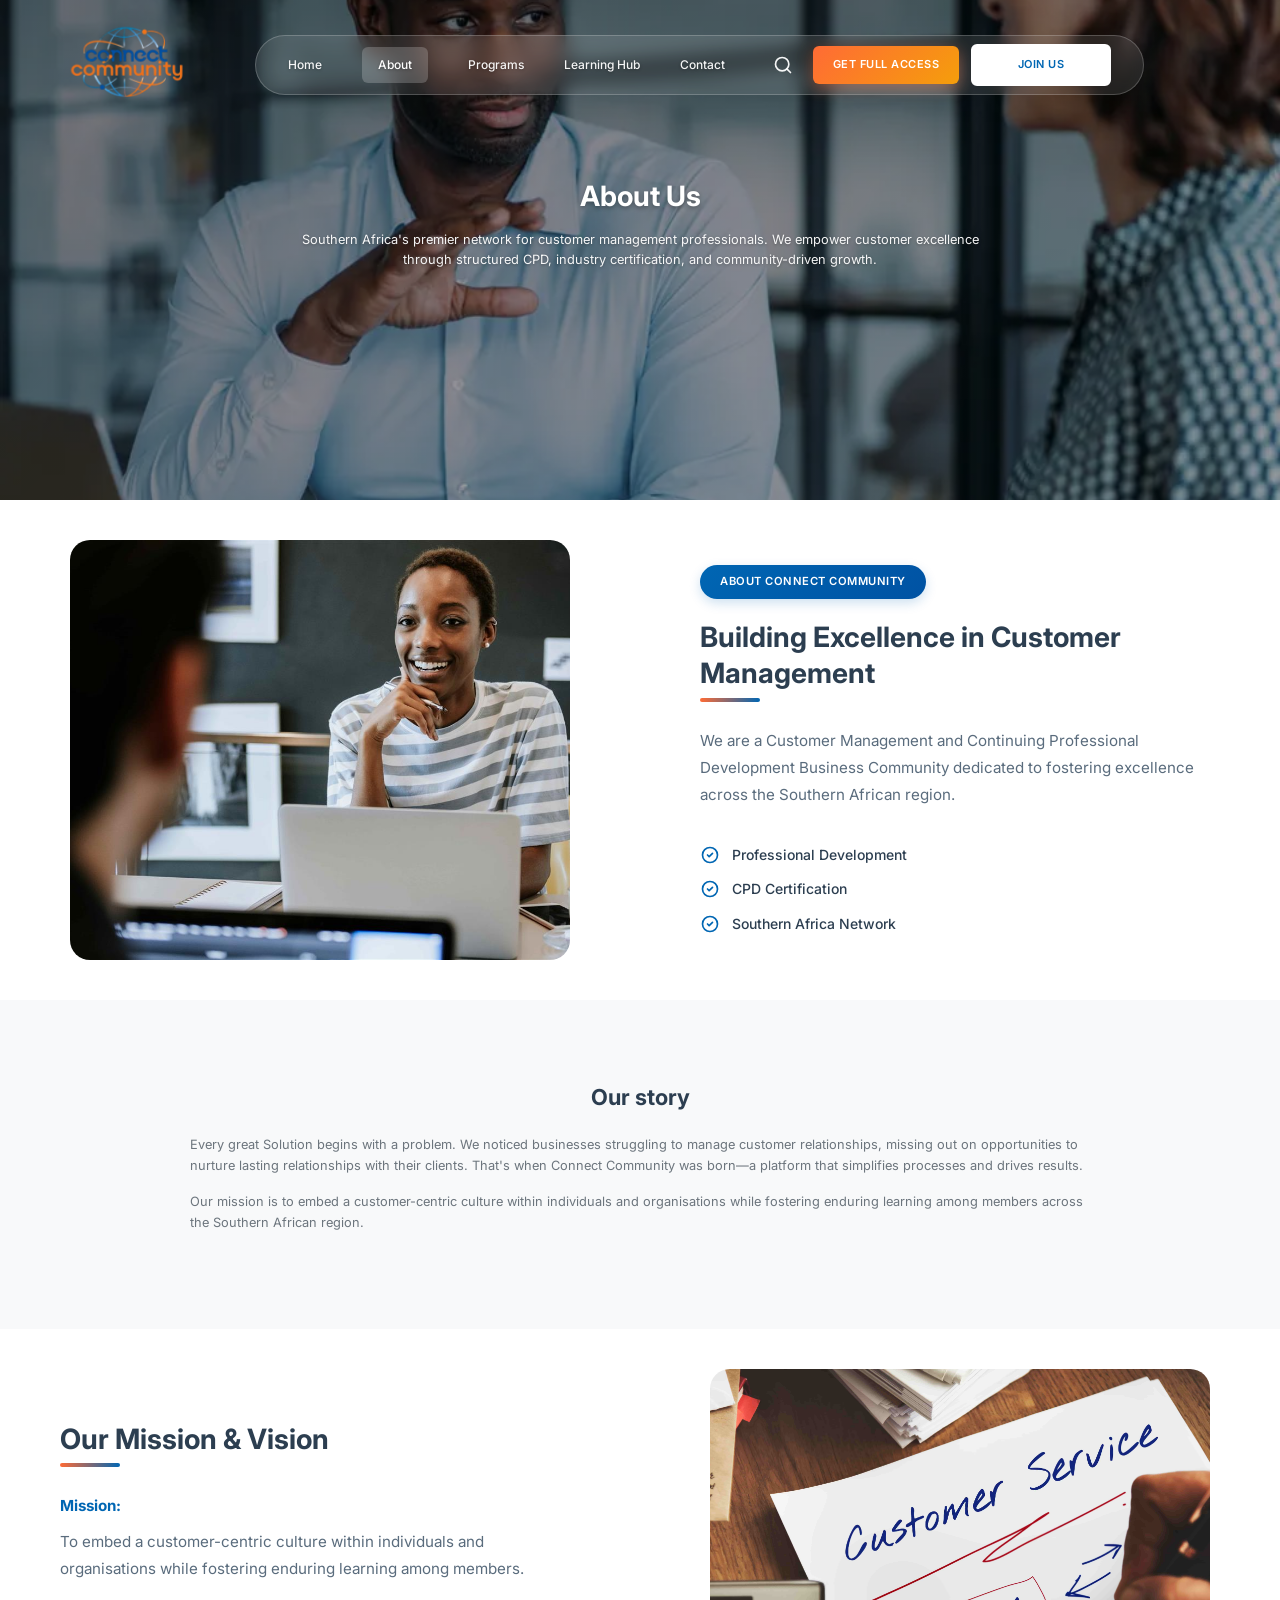
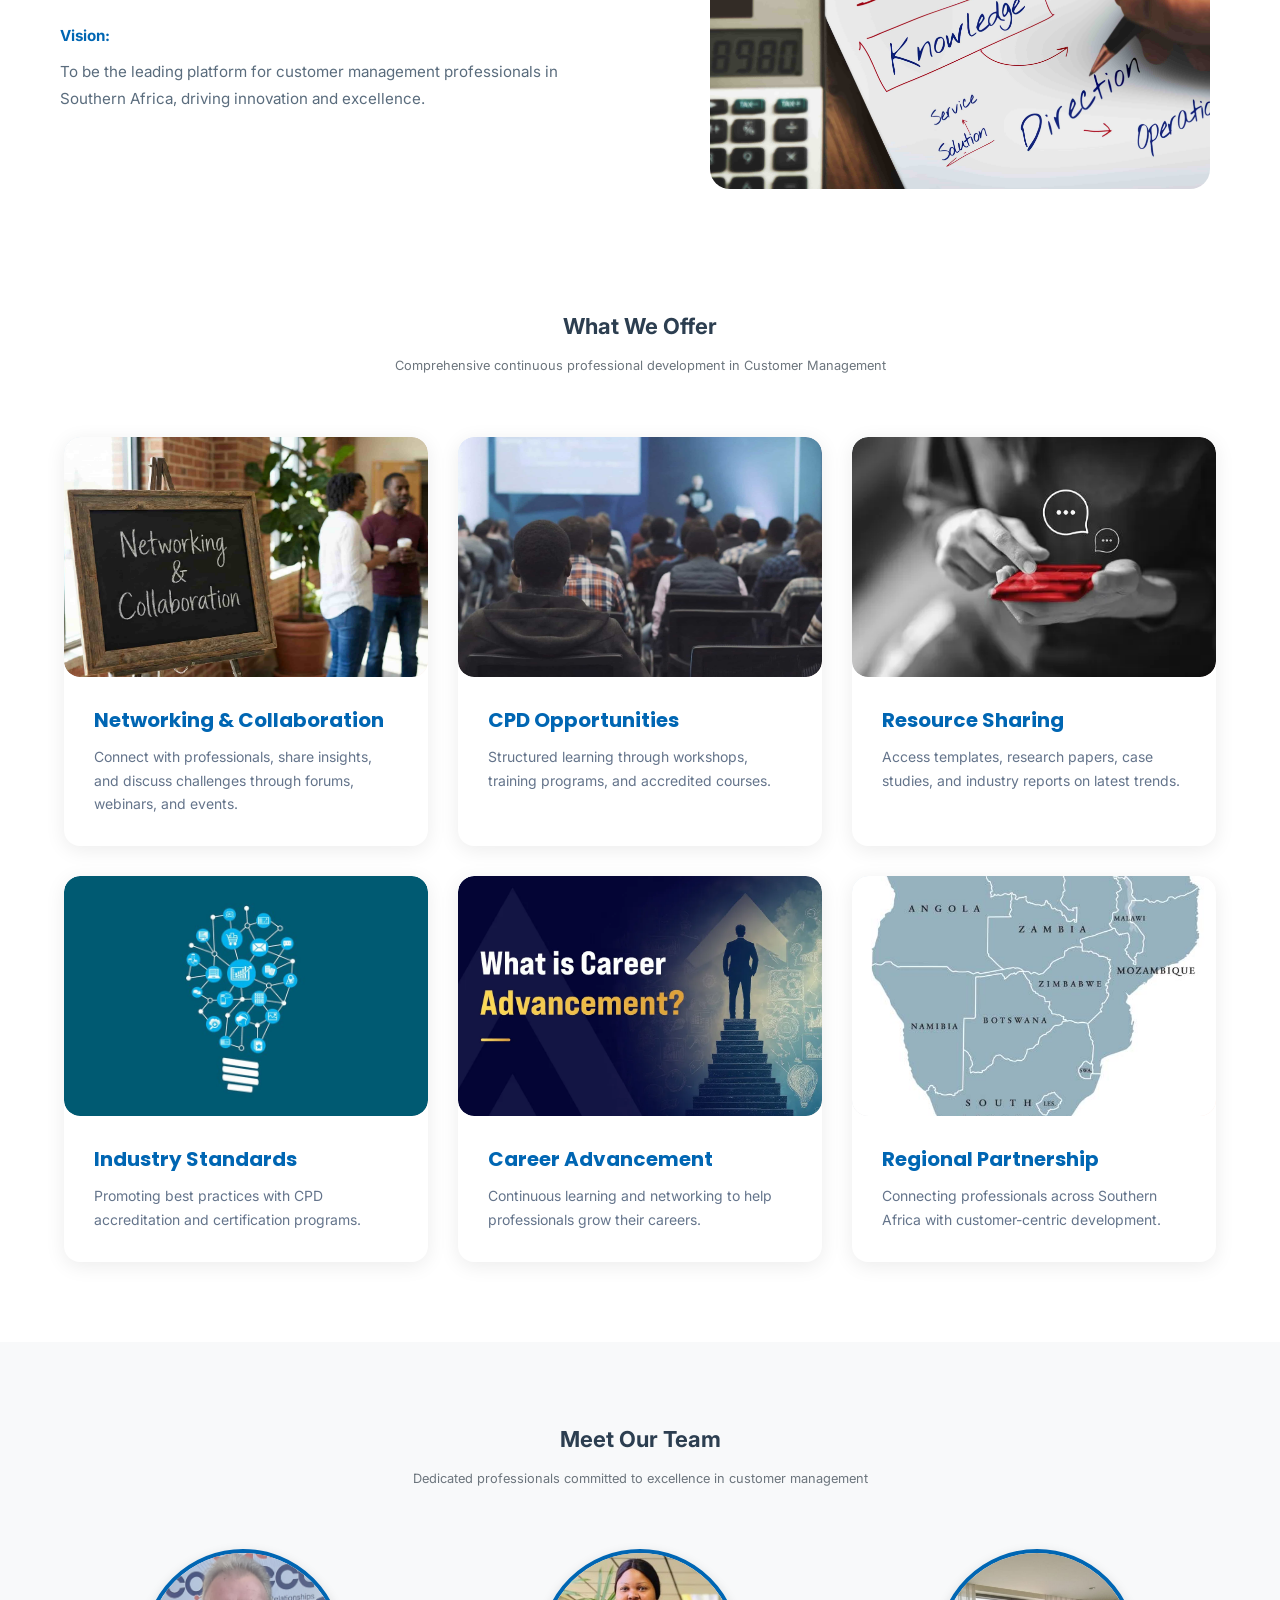
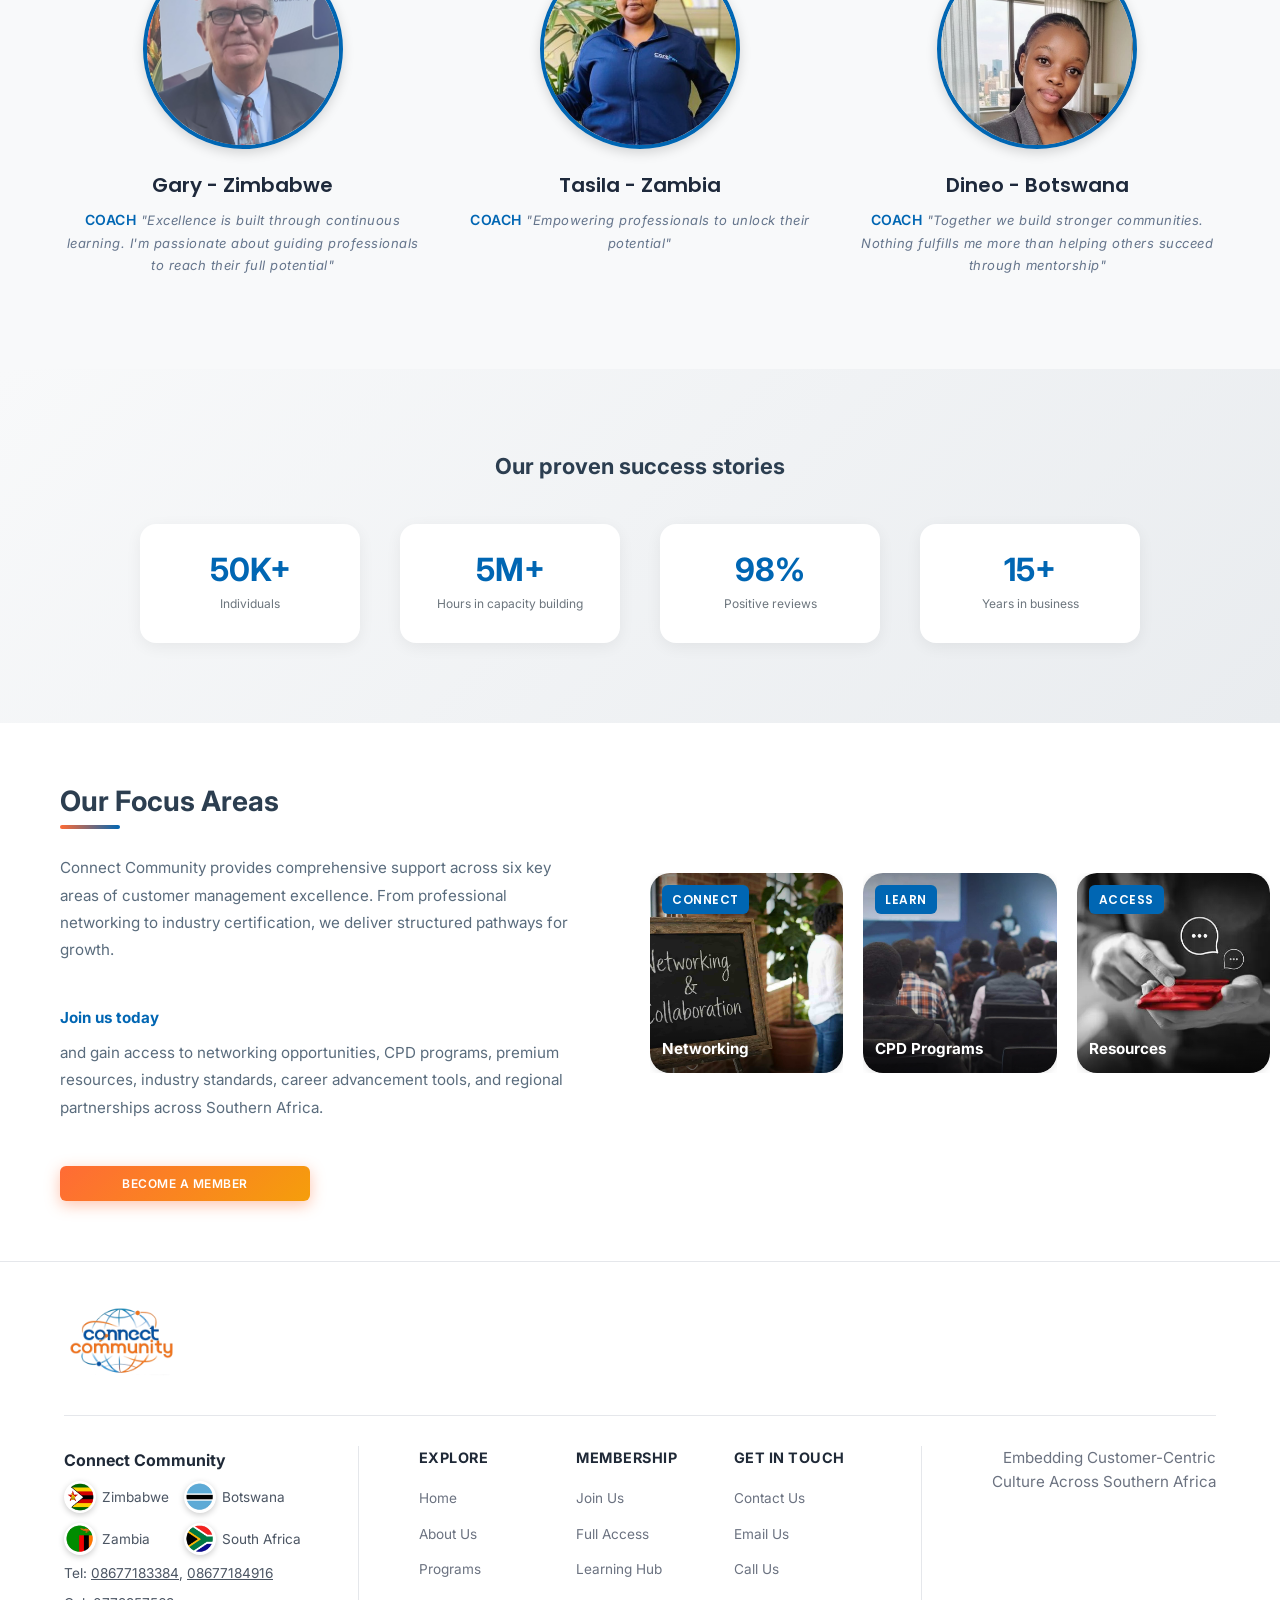
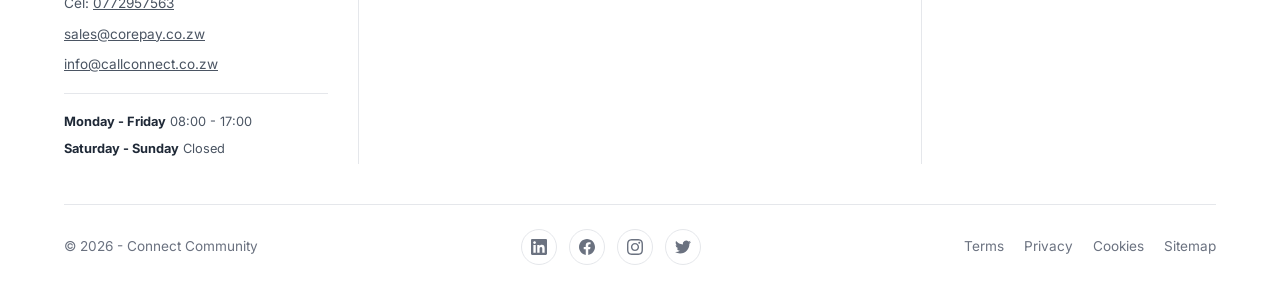
<file: about.html>
<!DOCTYPE html>
<html lang="en">
<head>
    <meta charset="UTF-8">
    <meta name="viewport" content="width=device-width, initial-scale=1.0">
    <meta name="description" content="About Connect Community - Customer Management and CPD Business Community">
    <title>About Us - Connect Community</title>
    <link rel="icon" type="image/png" href="assets/img/logo.png">
    <link rel="stylesheet" href="assets/css/style.css?v=43">
    <link rel="preconnect" href="https://fonts.googleapis.com">
    <link rel="preconnect" href="https://fonts.gstatic.com" crossorigin>
    <link href="https://fonts.googleapis.com/css2?family=Inter:wght@300;400;500;600;700;800&family=Poppins:wght@600;700;800&family=Playfair+Display:wght@400;500;600;700;800&display=swap" rel="stylesheet">
</head>
<body>
    <!-- Navigation -->
    <nav class="navbar" id="navbar">
        <div class="container">
            <div class="nav-wrapper">
                <div class="logo">
                    <img src="assets/img/logo.png" alt="Connect Community Logo">
                </div>
                <button class="mobile-toggle" id="mobileToggle">
                    <svg width="24" height="24" viewBox="0 0 24 24" fill="none" xmlns="http://www.w3.org/2000/svg">
                        <path class="line line-1" d="M3 6h18" stroke="currentColor" stroke-width="2" stroke-linecap="round"/>
                        <path class="line line-2" d="M3 12h18" stroke="currentColor" stroke-width="2" stroke-linecap="round"/>
                        <path class="line line-3" d="M3 18h18" stroke="currentColor" stroke-width="2" stroke-linecap="round"/>
                    </svg>
                </button>
                <div class="nav-content">
                    <ul class="nav-menu" id="navMenu">
                        <li><a href="index.html" class="nav-link">Home</a></li>
                        <li class="nav-dropdown">
                            <span class="nav-link dropdown-trigger active">About</span>
                            <ul class="dropdown-menu">
                                <li><a href="about.html" class="active">Who we are</a></li>
                                <li><a href="members.html">Our Members</a></li>
                            </ul>
                        </li>
                        <li><a href="programs.html" class="nav-link">Programs</a></li>
                        <li><a href="learninghub.html" class="nav-link">Learning Hub</a></li>
                        <li><a href="getintouch.html" class="nav-link">Contact</a></li>
                        <li class="nav-menu-actions">
                            <a href="fullaccess.html" class="btn btn-primary">Get full access</a>
                            <a href="joinus.html" class="btn btn-secondary">Join us</a>
                        </li>
                    </ul>
                    <div class="nav-actions">
                        <button class="search-toggle" id="searchToggle" aria-label="Search">
                            <svg width="20" height="20" viewBox="0 0 24 24" fill="none" xmlns="http://www.w3.org/2000/svg">
                                <circle cx="11" cy="11" r="8" stroke="currentColor" stroke-width="2"/>
                                <path d="M21 21l-4.35-4.35" stroke="currentColor" stroke-width="2" stroke-linecap="round"/>
                            </svg>
                        </button>
                        <a href="fullaccess.html" class="btn btn-primary">Get full access</a>
                        <a href="joinus.html" class="btn btn-secondary">Join us</a>
                    </div>
                </div>
            </div>
        </div>
    </nav>

    <!-- About Hero Section -->
    <section class="about-hero-light hero-about">
        <div class="container">
            <div class="about-hero-content">
                <h1 class="about-hero-title">About Us</h1>
                <p class="about-hero-subtitle">Southern Africa's premier network for customer management professionals. We empower customer excellence through structured CPD, industry certification, and community-driven growth.</p>
            </div>
        </div>
    </section>

    <!-- Wide Photo Card Section -->
    <section class="wide-photo-card-section">
        <div class="wide-photo-card">
            <div class="wide-photo-image">
                <img src="assets/img/about-team.jpg" alt="Connect Community Team">
            </div>
            <div class="wide-photo-content">
                <span class="content-badge">About Connect Community</span>
                <h2>Building Excellence in Customer Management</h2>
                <p>We are a Customer Management and Continuing Professional Development Business Community dedicated to fostering excellence across the Southern African region.</p>
                <div class="content-highlights">
                    <div class="highlight-item">
                        <svg width="20" height="20" viewBox="0 0 24 24" fill="none" xmlns="http://www.w3.org/2000/svg">
                            <path d="M9 12l2 2 4-4m6 2a9 9 0 11-18 0 9 9 0 0118 0z" stroke="currentColor" stroke-width="2" stroke-linecap="round" stroke-linejoin="round"/>
                        </svg>
                        <span>Professional Development</span>
                    </div>
                    <div class="highlight-item">
                        <svg width="20" height="20" viewBox="0 0 24 24" fill="none" xmlns="http://www.w3.org/2000/svg">
                            <path d="M9 12l2 2 4-4m6 2a9 9 0 11-18 0 9 9 0 0118 0z" stroke="currentColor" stroke-width="2" stroke-linecap="round" stroke-linejoin="round"/>
                        </svg>
                        <span>CPD Certification</span>
                    </div>
                    <div class="highlight-item">
                        <svg width="20" height="20" viewBox="0 0 24 24" fill="none" xmlns="http://www.w3.org/2000/svg">
                            <path d="M9 12l2 2 4-4m6 2a9 9 0 11-18 0 9 9 0 0118 0z" stroke="currentColor" stroke-width="2" stroke-linecap="round" stroke-linejoin="round"/>
                        </svg>
                        <span>Southern Africa Network</span>
                    </div>
                </div>
            </div>
        </div>
    </section>

    <!-- Our Story Section -->
    <section class="our-story-light-section">
        <div class="container">
            <div class="story-content-wrapper">
                <div class="story-text-content">
                    <h2 class="story-title">Our story</h2>
                    <p class="story-text">Every great Solution begins with a problem. We noticed businesses struggling to manage customer relationships, missing out on opportunities to nurture lasting relationships with their clients. That's when Connect Community was born—a platform that simplifies processes and drives results.</p>
                    <p class="story-text">Our mission is to embed a customer-centric culture within individuals and organisations while fostering enduring learning among members across the Southern African region.</p>
                </div>
            </div>
        </div>
    </section>

    <!-- Wide Photo Card - Mission & Vision -->
    <section class="wide-photo-card-section">
        <div class="wide-photo-card reverse">
            <div class="wide-photo-content">
                <h2>Our Mission & Vision</h2>
                <p><strong>Mission:</strong> To embed a customer-centric culture within individuals and organisations while fostering enduring learning among members.</p>
                <p><strong>Vision:</strong> To be the leading platform for customer management professionals in Southern Africa, driving innovation and excellence.</p>
            </div>
            <div class="wide-photo-image">
                <img src="assets/img/about-mission.jpg" alt="Mission and Vision">
            </div>
        </div>
    </section>

    <!-- What We Offer Section -->
    <section class="offerings-light-section">
        <div class="container">
            <div class="section-header-center">
                <h2>What We Offer</h2>
                <p>Comprehensive continuous professional development in Customer Management</p>
            </div>
            <div class="offerings-grid-light">
                <div class="offering-card-light">
                    <div class="offering-card-image">
                        <img src="assets/img/networking.jpg" alt="Networking & Collaboration">
                    </div>
                    <div class="offering-card-content">
                        <h3>Networking & Collaboration</h3>
                        <p>Connect with professionals, share insights, and discuss challenges through forums, webinars, and events.</p>
                    </div>
                </div>
                <div class="offering-card-light">
                    <div class="offering-card-image">
                        <img src="assets/img/cpd.jpg" alt="CPD Opportunities">
                    </div>
                    <div class="offering-card-content">
                        <h3>CPD Opportunities</h3>
                        <p>Structured learning through workshops, training programs, and accredited courses.</p>
                    </div>
                </div>
                <div class="offering-card-light">
                    <div class="offering-card-image">
                        <img src="assets/img/resources.jpg" alt="Resource Sharing">
                    </div>
                    <div class="offering-card-content">
                        <h3>Resource Sharing</h3>
                        <p>Access templates, research papers, case studies, and industry reports on latest trends.</p>
                    </div>
                </div>
                <div class="offering-card-light">
                    <div class="offering-card-image">
                        <img src="assets/img/standards.jpg" alt="Industry Standards">
                    </div>
                    <div class="offering-card-content">
                        <h3>Industry Standards</h3>
                        <p>Promoting best practices with CPD accreditation and certification programs.</p>
                    </div>
                </div>
                <div class="offering-card-light">
                    <div class="offering-card-image">
                        <img src="assets/img/career.jpg" alt="Career Advancement">
                    </div>
                    <div class="offering-card-content">
                        <h3>Career Advancement</h3>
                        <p>Continuous learning and networking to help professionals grow their careers.</p>
                    </div>
                </div>
                <div class="offering-card-light">
                    <div class="offering-card-image">
                        <img src="assets/img/partnership.jpg" alt="Regional Partnership">
                    </div>
                    <div class="offering-card-content">
                        <h3>Regional Partnership</h3>
                        <p>Connecting professionals across Southern Africa with customer-centric development.</p>
                    </div>
                </div>
            </div>
        </div>
    </section>

    <!-- Meet Our Team Section -->
    <section class="our-story-light-section">
        <div class="container">
            <div class="section-header-center">
                <h2>Meet Our Team</h2>
                <p>Dedicated professionals committed to excellence in customer management</p>
            </div>
            
            <div style="display: grid; grid-template-columns: repeat(auto-fit, minmax(280px, 1fr)); gap: 40px; margin-top: 50px;">
                
                <!-- Team Member 1 -->
                <div style="text-align: center;">
                    <div style="width: 200px; height: 200px; margin: 0 auto 20px; border-radius: 50%; overflow: hidden; box-shadow: 0 4px 12px rgba(0,0,0,0.15); border: 4px solid #0066b3;">
                        <img src="assets/img/team-placeholder-1.jpg" alt="Team Member 1" style="width: 100%; height: 100%; object-fit: cover;">
                    </div>
                    <h3 style="font-size: 20px; font-weight: 600; color: #1e293b; margin-bottom: 8px; font-family: var(--font-headings);">Gary - Zimbabwe</h3>
                    <p style="font-size: 14px; font-weight: 600; color: #0066b3; margin-bottom: 12px; text-transform: uppercase; letter-spacing: 0.5px;">Coach <span style="font-style: italic; font-weight: 400; text-transform: none; font-size: 13px; color: #64748b;">"Excellence is built through continuous learning. I'm passionate about guiding professionals to reach their full potential"</span></p>
                </div>

                <!-- Team Member 2 -->
                <div style="text-align: center;">
                    <div style="width: 200px; height: 200px; margin: 0 auto 20px; border-radius: 50%; overflow: hidden; box-shadow: 0 4px 12px rgba(0,0,0,0.15); border: 4px solid #0066b3;">
                        <img src="assets/img/team-placeholder-2.jpg" alt="Team Member 2" style="width: 100%; height: 100%; object-fit: cover;">
                    </div>
                    <h3 style="font-size: 20px; font-weight: 600; color: #1e293b; margin-bottom: 8px; font-family: var(--font-headings);">Tasila - Zambia</h3>
                    <p style="font-size: 14px; font-weight: 600; color: #0066b3; margin-bottom: 12px; text-transform: uppercase; letter-spacing: 0.5px;">Coach <span style="font-style: italic; font-weight: 400; text-transform: none; font-size: 13px; color: #64748b;">"Empowering professionals to unlock their potential"</span></p>
                </div>

                <!-- Team Member 3 -->
                <div style="text-align: center;">
                    <div style="width: 200px; height: 200px; margin: 0 auto 20px; border-radius: 50%; overflow: hidden; box-shadow: 0 4px 12px rgba(0,0,0,0.15); border: 4px solid #0066b3;">
                        <img src="assets/img/team-placeholder-3.jpg" alt="Team Member 3" style="width: 100%; height: 100%; object-fit: cover;">
                    </div>
                    <h3 style="font-size: 20px; font-weight: 600; color: #1e293b; margin-bottom: 8px; font-family: var(--font-headings);">Dineo - Botswana</h3>
                    <p style="font-size: 14px; font-weight: 600; color: #0066b3; margin-bottom: 12px; text-transform: uppercase; letter-spacing: 0.5px;">Coach <span style="font-style: italic; font-weight: 400; text-transform: none; font-size: 13px; color: #64748b;">"Together we build stronger communities. Nothing fulfills me more than helping others succeed through mentorship"</span></p>
                </div>

            </div>
        </div>
    </section>

    <!-- Success Stats Section -->
    <section class="success-stats-light-section">
        <div class="container">
            <h2 class="stats-title-light">Our proven success stories</h2>
            
            <div class="stats-grid-light">
                <div class="stat-item-light">
                    <h3 class="stat-number-light">50K+</h3>
                    <p class="stat-label-light">Individuals</p>
                </div>
                <div class="stat-item-light">
                    <h3 class="stat-number-light">5M+</h3>
                    <p class="stat-label-light">Hours in capacity building</p>
                </div>
                <div class="stat-item-light">
                    <h3 class="stat-number-light">98%</h3>
                    <p class="stat-label-light">Positive reviews</p>
                </div>
                <div class="stat-item-light">
                    <h3 class="stat-number-light">15+</h3>
                    <p class="stat-label-light">Years in business</p>
                </div>
            </div>
        </div>
    </section>

    <!-- Our Focus Areas Section with Carousel -->
    <section class="wide-photo-card-section">
        <div class="wide-photo-card reverse">
            <div class="wide-photo-content">
                <h2>Our Focus Areas</h2>
                <p>Connect Community provides comprehensive support across six key areas of customer management excellence. From professional networking to industry certification, we deliver structured pathways for growth.</p>
                <p><strong>Join us today</strong> and gain access to networking opportunities, CPD programs, premium resources, industry standards, career advancement tools, and regional partnerships across Southern Africa.</p>
                <a href="joinus.html" class="btn btn-primary" style="margin-top: 20px;">Become a Member</a>
            </div>
            <div class="wide-photo-image" style="padding: 10px; overflow: visible;">
                <!-- Our Focus Areas Carousel -->
                <div style="position: relative; width: 100%; max-width: 650px;">
                    <div style="overflow: hidden;">
                        <div class="carousel-track" id="carouselTrack" style="display: flex; gap: 20px; transition: transform 0.5s cubic-bezier(0.25, 1, 0.5, 1);">
                            <!-- Card 1 - Networking -->
                            <div class="membership-card" style="width: calc((100% - 40px) / 3); min-width: calc((100% - 40px) / 3); flex-shrink: 0;">
                                <div class="card-image" style="position: relative; width: 100%; height: 200px; overflow: hidden; border-radius: 20px; box-shadow: 0 2px 8px rgba(0,0,0,0.1);">
                                    <img src="assets/img/networking.jpg" alt="Networking" style="width: 100%; height: 100%; object-fit: cover;">
                                    <div style="position: absolute; top: 0; left: 0; right: 0; bottom: 0; background: linear-gradient(to bottom, rgba(0,0,0,0.4) 0%, transparent 30%, transparent 70%, rgba(0,0,0,0.6) 100%);"></div>
                                    <div style="position: absolute; top: 12px; left: 12px; background: #0066b3; padding: 5px 10px; border-radius: 6px;">
                                        <h4 style="color: white; font-size: 0.75rem; margin: 0; font-family: var(--font-headings); font-weight: 600; text-transform: uppercase; letter-spacing: 0.5px;">Connect</h4>
                                    </div>
                                    <div style="position: absolute; bottom: 12px; left: 12px;">
                                        <p style="color: white; font-size: 0.95rem; margin: 0; font-weight: 700;">Networking</p>
                                    </div>
                                </div>
                            </div>
                            
                            <!-- Card 2 - CPD Programs -->
                            <div class="membership-card" style="width: calc((100% - 40px) / 3); min-width: calc((100% - 40px) / 3); flex-shrink: 0;">
                                <div class="card-image" style="position: relative; width: 100%; height: 200px; overflow: hidden; border-radius: 20px; box-shadow: 0 2px 8px rgba(0,0,0,0.1);">
                                    <img src="assets/img/cpd.jpg" alt="CPD Programs" style="width: 100%; height: 100%; object-fit: cover;">
                                    <div style="position: absolute; top: 0; left: 0; right: 0; bottom: 0; background: linear-gradient(to bottom, rgba(0,0,0,0.4) 0%, transparent 30%, transparent 70%, rgba(0,0,0,0.6) 100%);"></div>
                                    <div style="position: absolute; top: 12px; left: 12px; background: #0066b3; padding: 5px 10px; border-radius: 6px;">
                                        <h4 style="color: white; font-size: 0.75rem; margin: 0; font-family: var(--font-headings); font-weight: 600; text-transform: uppercase; letter-spacing: 0.5px;">Learn</h4>
                                    </div>
                                    <div style="position: absolute; bottom: 12px; left: 12px;">
                                        <p style="color: white; font-size: 0.95rem; margin: 0; font-weight: 700;">CPD Programs</p>
                                    </div>
                                </div>
                            </div>
                            
                            <!-- Card 3 - Resources -->
                            <div class="membership-card" style="width: calc((100% - 40px) / 3); min-width: calc((100% - 40px) / 3); flex-shrink: 0;">
                                <div class="card-image" style="position: relative; width: 100%; height: 200px; overflow: hidden; border-radius: 20px; box-shadow: 0 2px 8px rgba(0,0,0,0.1);">
                                    <img src="assets/img/resources.jpg" alt="Resources" style="width: 100%; height: 100%; object-fit: cover;">
                                    <div style="position: absolute; top: 0; left: 0; right: 0; bottom: 0; background: linear-gradient(to bottom, rgba(0,0,0,0.4) 0%, transparent 30%, transparent 70%, rgba(0,0,0,0.6) 100%);"></div>
                                    <div style="position: absolute; top: 12px; left: 12px; background: #0066b3; padding: 5px 10px; border-radius: 6px;">
                                        <h4 style="color: white; font-size: 0.75rem; margin: 0; font-family: var(--font-headings); font-weight: 600; text-transform: uppercase; letter-spacing: 0.5px;">Access</h4>
                                    </div>
                                    <div style="position: absolute; bottom: 12px; left: 12px;">
                                        <p style="color: white; font-size: 0.95rem; margin: 0; font-weight: 700;">Resources</p>
                                    </div>
                                </div>
                            </div>
                            
                            <!-- Card 4 - Standards -->
                            <div class="membership-card" style="width: calc((100% - 40px) / 3); min-width: calc((100% - 40px) / 3); flex-shrink: 0;">
                                <div class="card-image" style="position: relative; width: 100%; height: 200px; overflow: hidden; border-radius: 20px; box-shadow: 0 2px 8px rgba(0,0,0,0.1);">
                                    <img src="assets/img/standards.jpg" alt="Standards" style="width: 100%; height: 100%; object-fit: cover;">
                                    <div style="position: absolute; top: 0; left: 0; right: 0; bottom: 0; background: linear-gradient(to bottom, rgba(0,0,0,0.4) 0%, transparent 30%, transparent 70%, rgba(0,0,0,0.6) 100%);"></div>
                                    <div style="position: absolute; top: 12px; left: 12px; background: #0066b3; padding: 5px 10px; border-radius: 6px;">
                                        <h4 style="color: white; font-size: 0.75rem; margin: 0; font-family: var(--font-headings); font-weight: 600; text-transform: uppercase; letter-spacing: 0.5px;">Certify</h4>
                                    </div>
                                    <div style="position: absolute; bottom: 12px; left: 12px;">
                                        <p style="color: white; font-size: 0.95rem; margin: 0; font-weight: 700;">Standards</p>
                                    </div>
                                </div>
                            </div>
                            
                            <!-- Card 5 - Career Growth -->
                            <div class="membership-card" style="width: calc((100% - 40px) / 3); min-width: calc((100% - 40px) / 3); flex-shrink: 0;">
                                <div class="card-image" style="position: relative; width: 100%; height: 200px; overflow: hidden; border-radius: 20px; box-shadow: 0 2px 8px rgba(0,0,0,0.1);">
                                    <img src="assets/img/career.jpg" alt="Career Growth" style="width: 100%; height: 100%; object-fit: cover;">
                                    <div style="position: absolute; top: 0; left: 0; right: 0; bottom: 0; background: linear-gradient(to bottom, rgba(0,0,0,0.4) 0%, transparent 30%, transparent 70%, rgba(0,0,0,0.6) 100%);"></div>
                                    <div style="position: absolute; top: 12px; left: 12px; background: #0066b3; padding: 5px 10px; border-radius: 6px;">
                                        <h4 style="color: white; font-size: 0.75rem; margin: 0; font-family: var(--font-headings); font-weight: 600; text-transform: uppercase; letter-spacing: 0.5px;">Grow</h4>
                                    </div>
                                    <div style="position: absolute; bottom: 12px; left: 12px;">
                                        <p style="color: white; font-size: 0.95rem; margin: 0; font-weight: 700;">Career Growth</p>
                                    </div>
                                </div>
                            </div>
                            
                            <!-- Card 6 - Partnerships -->
                            <div class="membership-card" style="width: calc((100% - 40px) / 3); min-width: calc((100% - 40px) / 3); flex-shrink: 0;">
                                <div class="card-image" style="position: relative; width: 100%; height: 200px; overflow: hidden; border-radius: 20px; box-shadow: 0 2px 8px rgba(0,0,0,0.1);">
                                    <img src="assets/img/partnership.jpg" alt="Partnerships" style="width: 100%; height: 100%; object-fit: cover;">
                                    <div style="position: absolute; top: 0; left: 0; right: 0; bottom: 0; background: linear-gradient(to bottom, rgba(0,0,0,0.4) 0%, transparent 30%, transparent 70%, rgba(0,0,0,0.6) 100%);"></div>
                                    <div style="position: absolute; top: 12px; left: 12px; background: #0066b3; padding: 5px 10px; border-radius: 6px;">
                                        <h4 style="color: white; font-size: 0.75rem; margin: 0; font-family: var(--font-headings); font-weight: 600; text-transform: uppercase; letter-spacing: 0.5px;">Partner</h4>
                                    </div>
                                    <div style="position: absolute; bottom: 12px; left: 12px;">
                                        <p style="color: white; font-size: 0.95rem; margin: 0; font-weight: 700;">Partnerships</p>
                                    </div>
                                </div>
                            </div>
                        </div>
                    </div>
                    
                    <!-- Navigation Buttons -->
                    <button class="carousel-btn prev-btn" id="prevBtn" style="display: none; position: absolute; top: 50%; left: -20px; transform: translateY(-50%); background: white; border: 1px solid rgba(0, 102, 179, 0.1); width: 40px; height: 40px; border-radius: 50%; align-items: center; justify-content: center; cursor: pointer; box-shadow: 0 4px 12px rgba(0, 0, 0, 0.1); z-index: 10; transition: all 0.3s ease;">
                        <svg xmlns="http://www.w3.org/2000/svg" fill="none" viewBox="0 0 24 24" stroke="currentColor" style="width: 20px; height: 20px; color: #0066b3; stroke-width: 2;">
                            <path stroke-linecap="round" stroke-linejoin="round" d="M15 19l-7-7 7-7" />
                        </svg>
                    </button>
                    <button class="carousel-btn next-btn" id="nextBtn" style="display: none; position: absolute; top: 50%; right: -20px; transform: translateY(-50%); background: white; border: 1px solid rgba(0, 102, 179, 0.1); width: 40px; height: 40px; border-radius: 50%; align-items: center; justify-content: center; cursor: pointer; box-shadow: 0 4px 12px rgba(0, 0, 0, 0.1); z-index: 10; transition: all 0.3s ease;">
                        <svg xmlns="http://www.w3.org/2000/svg" fill="none" viewBox="0 0 24 24" stroke="currentColor" style="width: 20px; height: 20px; color: #0066b3; stroke-width: 2;">
                            <path stroke-linecap="round" stroke-linejoin="round" d="M9 5l7 7-7 7" />
                        </svg>
                    </button>
                    
                    <!-- Indicators (Hidden for Continuous Movement) -->
                    <div class="carousel-indicators" id="carouselIndicators" style="display: none;">
                        <button class="indicator active" data-index="0" style="width: 10px; height: 10px; border-radius: 50%; background: #0066b3; border: none; cursor: pointer; padding: 0; transition: all 0.3s ease;"></button>
                        <button class="indicator" data-index="1" style="width: 10px; height: 10px; border-radius: 50%; background: #cbd5e1; border: none; cursor: pointer; padding: 0; transition: all 0.3s ease;"></button>
                        <button class="indicator" data-index="2" style="width: 10px; height: 10px; border-radius: 50%; background: #cbd5e1; border: none; cursor: pointer; padding: 0; transition: all 0.3s ease;"></button>
                    </div>
                </div>
            </div>
        </div>
    </section>

    <!-- Scroll to Top Button -->
    <button id="scrollToTop" class="scroll-to-top" aria-label="Scroll to top" onclick="window.scrollTo({top: 0, behavior: 'smooth'});">
        <svg xmlns="http://www.w3.org/2000/svg" fill="none" viewBox="0 0 24 24" stroke="currentColor">
            <path stroke-linecap="round" stroke-linejoin="round" stroke-width="2.5" d="M12 19V5M12 5l-5 5M12 5l5 5" />
        </svg>
    </button>

    <!-- Footer -->
    <footer class="footer">
        <div class="container">
            <div class="footer-logo-section">
                <img src="assets/img/logo.png" alt="Connect Community Logo" class="footer-logo">
            </div>
            
            <div class="footer-main">
                <div class="footer-left">
                    <div class="footer-info">
                        <p class="footer-company">Connect Community</p>
                        <p style="display: grid; grid-template-columns: repeat(2, auto); gap: 10px 15px; justify-content: start;">
                            <span style="display: flex; align-items: center; gap: 6px;">
                                <img src="assets/img/flags/zimbabwe.png" alt="Zimbabwe" style="width: 32px; height: 32px; border-radius: 50%; object-fit: cover; box-shadow: 0 2px 6px rgba(0,0,0,0.2);">
                                <span>Zimbabwe</span>
                            </span>
                            <span style="display: flex; align-items: center; gap: 6px;">
                                <img src="assets/img/flags/botswana.png" alt="Botswana" style="width: 32px; height: 32px; border-radius: 50%; object-fit: cover; box-shadow: 0 2px 6px rgba(0,0,0,0.2);">
                                <span>Botswana</span>
                            </span>
                            <span style="display: flex; align-items: center; gap: 6px;">
                                <img src="assets/img/flags/zambia.png" alt="Zambia" style="width: 32px; height: 32px; border-radius: 50%; object-fit: cover; box-shadow: 0 2px 6px rgba(0,0,0,0.2);">
                                <span>Zambia</span>
                            </span>
                            <span style="display: flex; align-items: center; gap: 6px;">
                                <img src="assets/img/flags/southafrica.png" alt="South Africa" style="width: 32px; height: 32px; border-radius: 50%; object-fit: cover; box-shadow: 0 2px 6px rgba(0,0,0,0.2);">
                                <span>South Africa</span>
                            </span>
                        </p>
                        <p>Tel: <a href="tel:08677183384" style="color: inherit; text-decoration: underline;">08677183384</a>, <a href="tel:08677184916" style="color: inherit; text-decoration: underline;">08677184916</a></p>
                        <p>Cel: <a href="tel:0772957563" style="color: inherit; text-decoration: underline;">0772957563</a></p>
                        <p><a href="mailto:sales@corepay.co.zw" style="color: inherit; text-decoration: underline;">sales@corepay.co.zw</a></p>
                        <p><a href="mailto:info@callconnect.co.zw" style="color: inherit; text-decoration: underline;">info@callconnect.co.zw</a></p>
                        <div class="footer-hours">
                            <p><strong>Monday - Friday</strong> 08:00 - 17:00</p>
                            <p><strong>Saturday - Sunday</strong> Closed</p>
                        </div>
                    </div>
                </div>
                
                <div class="footer-links">
                    <div class="footer-col">
                        <h4>Explore</h4>
                        <ul>
                            <li><a href="index.html">Home</a></li>
                            <li><a href="about.html">About Us</a></li>
                            <li><a href="programs.html">Programs</a></li>
                        </ul>
                    </div>
                    
                    <div class="footer-col">
                        <h4>Membership</h4>
                        <ul>
                            <li><a href="joinus.html">Join Us</a></li>
                            <li><a href="fullaccess.html">Full Access</a></li>
                            <li><a href="learninghub.html">Learning Hub</a></li>
                        </ul>
                    </div>
                    
                    <div class="footer-col">
                        <h4>Get In Touch</h4>
                        <ul>
                            <li><a href="getintouch.html">Contact Us</a></li>
                            <li><a href="mailto:sales@corepay.co.zw">Email Us</a></li>
                            <li><a href="tel:08677183384">Call Us</a></li>
                        </ul>
                    </div>
                </div>
                
                <div class="footer-right">
                    <p class="footer-tagline">Embedding Customer-Centric<br>Culture Across Southern Africa</p>
                </div>
            </div>
            
            <div class="footer-bottom">
                <div class="footer-bottom-left">
                    <p>&copy; 2026 - Connect Community</p>
                </div>
                <div class="footer-bottom-center">
                    <div class="footer-social">
                        <a href="#" aria-label="LinkedIn">
                            <svg xmlns="http://www.w3.org/2000/svg" fill="currentColor" viewBox="0 0 24 24">
                                <path d="M20.447 20.452h-3.554v-5.569c0-1.328-.027-3.037-1.852-3.037-1.853 0-2.136 1.445-2.136 2.939v5.667H9.351V9h3.414v1.561h.046c.477-.9 1.637-1.85 3.37-1.85 3.601 0 4.267 2.37 4.267 5.455v6.286zM5.337 7.433c-1.144 0-2.063-.926-2.063-2.065 0-1.138.92-2.063 2.063-2.063 1.14 0 2.064.925 2.064 2.063 0 1.139-.925 2.065-2.064 2.065zm1.782 13.019H3.555V9h3.564v11.452zM22.225 0H1.771C.792 0 0 .774 0 1.729v20.542C0 23.227.792 24 1.771 24h20.451C23.2 24 24 23.227 24 22.271V1.729C24 .774 23.2 0 22.222 0h.003z"/>
                            </svg>
                        </a>
                        <a href="#" aria-label="Facebook">
                            <svg xmlns="http://www.w3.org/2000/svg" fill="currentColor" viewBox="0 0 24 24">
                                <path d="M24 12.073c0-6.627-5.373-12-12-12s-12 5.373-12 12c0 5.99 4.388 10.954 10.125 11.854v-8.385H7.078v-3.47h3.047V9.43c0-3.007 1.792-4.669 4.533-4.669 1.312 0 2.686.235 2.686.235v2.953H15.83c-1.491 0-1.956.925-1.956 1.874v2.25h3.328l-.532 3.47h-2.796v8.385C19.612 23.027 24 18.062 24 12.073z"/>
                            </svg>
                        </a>
                        <a href="#" aria-label="Instagram">
                            <svg xmlns="http://www.w3.org/2000/svg" fill="currentColor" viewBox="0 0 24 24">
                                <path d="M12 0C8.74 0 8.333.015 7.053.072 5.775.132 4.905.333 4.14.63c-.789.306-1.459.717-2.126 1.384S.935 3.35.63 4.14C.333 4.905.131 5.775.072 7.053.012 8.333 0 8.74 0 12s.015 3.667.072 4.947c.06 1.277.261 2.148.558 2.913.306.788.717 1.459 1.384 2.126.667.666 1.336 1.079 2.126 1.384.766.296 1.636.499 2.913.558C8.333 23.988 8.74 24 12 24s3.667-.015 4.947-.072c1.277-.06 2.148-.262 2.913-.558.788-.306 1.459-.718 2.126-1.384.666-.667 1.079-1.335 1.384-2.126.296-.765.499-1.636.558-2.913.06-1.28.072-1.687.072-4.947s-.015-3.667-.072-4.947c-.06-1.277-.262-2.149-.558-2.913-.306-.789-.718-1.459-1.384-2.126C21.319 1.347 20.651.935 19.86.63c-.765-.297-1.636-.499-2.913-.558C15.667.012 15.26 0 12 0zm0 2.16c3.203 0 3.585.016 4.85.071 1.17.055 1.805.249 2.227.415.562.217.96.477 1.382.896.419.42.679.819.896 1.381.164.422.36 1.057.413 2.227.057 1.266.07 1.646.07 4.85s-.015 3.585-.074 4.85c-.061 1.17-.256 1.805-.421 2.227-.224.562-.479.96-.899 1.382-.419.419-.824.679-1.38.896-.42.164-1.065.36-2.235.413-1.274.057-1.649.07-4.859.07-3.211 0-3.586-.015-4.859-.074-1.171-.061-1.816-.256-2.236-.421-.569-.224-.96-.479-1.379-.899-.421-.419-.69-.824-.9-1.38-.165-.42-.359-1.065-.42-2.235-.045-1.26-.061-1.649-.061-4.844 0-3.196.016-3.586.061-4.861.061-1.17.255-1.814.42-2.234.21-.57.479-.96.9-1.381.419-.419.81-.689 1.379-.898.42-.166 1.051-.361 2.221-.421 1.275-.045 1.65-.06 4.859-.06l.045.03zm0 3.678c-3.405 0-6.162 2.76-6.162 6.162 0 3.405 2.76 6.162 6.162 6.162 3.405 0 6.162-2.76 6.162-6.162 0-3.405-2.76-6.162-6.162-6.162zM12 16c-2.21 0-4-1.79-4-4s1.79-4 4-4 4 1.79 4 4-1.79 4-4 4zm7.846-10.405c0 .795-.646 1.44-1.44 1.44-.795 0-1.44-.646-1.44-1.44 0-.794.646-1.439 1.44-1.439.793-.001 1.44.645 1.44 1.439z"/>
                            </svg>
                        </a>
                        <a href="#" aria-label="Twitter">
                            <svg xmlns="http://www.w3.org/2000/svg" fill="currentColor" viewBox="0 0 24 24">
                                <path d="M23.953 4.57a10 10 0 01-2.825.775 4.958 4.958 0 002.163-2.723c-.951.555-2.005.959-3.127 1.184a4.92 4.92 0 00-8.384 4.482C7.69 8.095 4.067 6.13 1.64 3.162a4.822 4.822 0 00-.666 2.475c0 1.71.87 3.213 2.188 4.096a4.904 4.904 0 01-2.228-.616v.06a4.923 4.923 0 003.946 4.827 4.996 4.996 0 01-2.212.085 4.936 4.936 0 004.604 3.417 9.867 9.867 0 01-6.102 2.105c-.39 0-.779-.023-1.17-.067a13.995 13.995 0 007.557 2.209c9.053 0 13.998-7.496 13.998-13.985 0-.21 0-.42-.015-.63A9.935 9.935 0 0024 4.59z"/>
                            </svg>
                        </a>
                    </div>
                </div>
                <div class="footer-bottom-right">
                    <a href="#">Terms</a>
                    <a href="#">Privacy</a>
                    <a href="#">Cookies</a>
                    <a href="#">Sitemap</a>
                </div>
            </div>
        </div>
    </footer>

    <!-- Search Modal -->
    <div class="search-modal" id="searchModal">
        <div class="search-modal-content">
            <button class="search-close" id="searchClose">&times;</button>
            <div class="search-box">
                <svg width="24" height="24" viewBox="0 0 24 24" fill="none" xmlns="http://www.w3.org/2000/svg">
                    <circle cx="11" cy="11" r="8" stroke="currentColor" stroke-width="2"/>
                    <path d="M21 21l-4.35-4.35" stroke="currentColor" stroke-width="2" stroke-linecap="round"/>
                </svg>
                <input type="text" id="searchInput" placeholder="Search the website..." autocomplete="off">
            </div>
            <div class="search-results" id="searchResults"></div>
        </div>
    </div>

    <script src="assets/js/main.js"></script>
    <script>
        window.onscroll = function() {
            var btn = document.getElementById('scrollToTop');
            if (window.scrollY > 50) {
                btn.classList.add('visible');
            } else {
                btn.classList.remove('visible');
            }
        };
    </script>
</body>
</html>
</file>
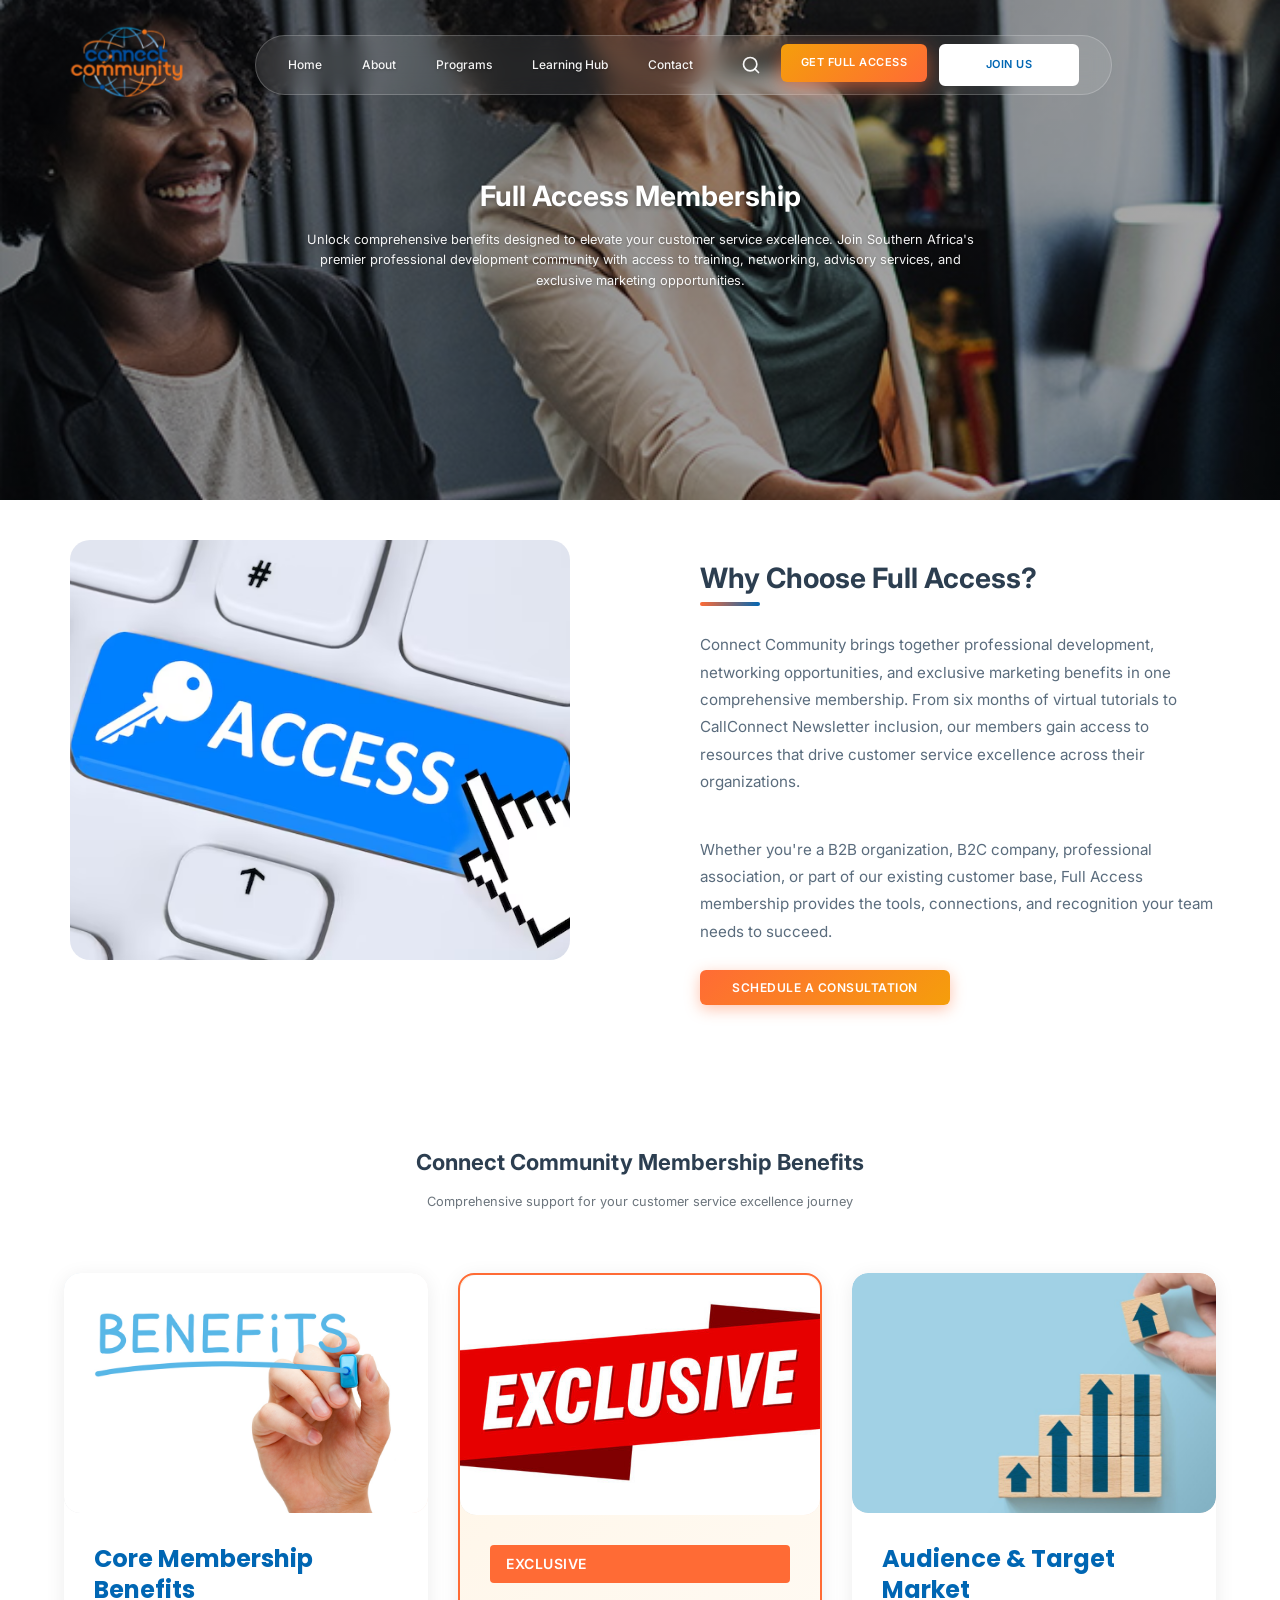
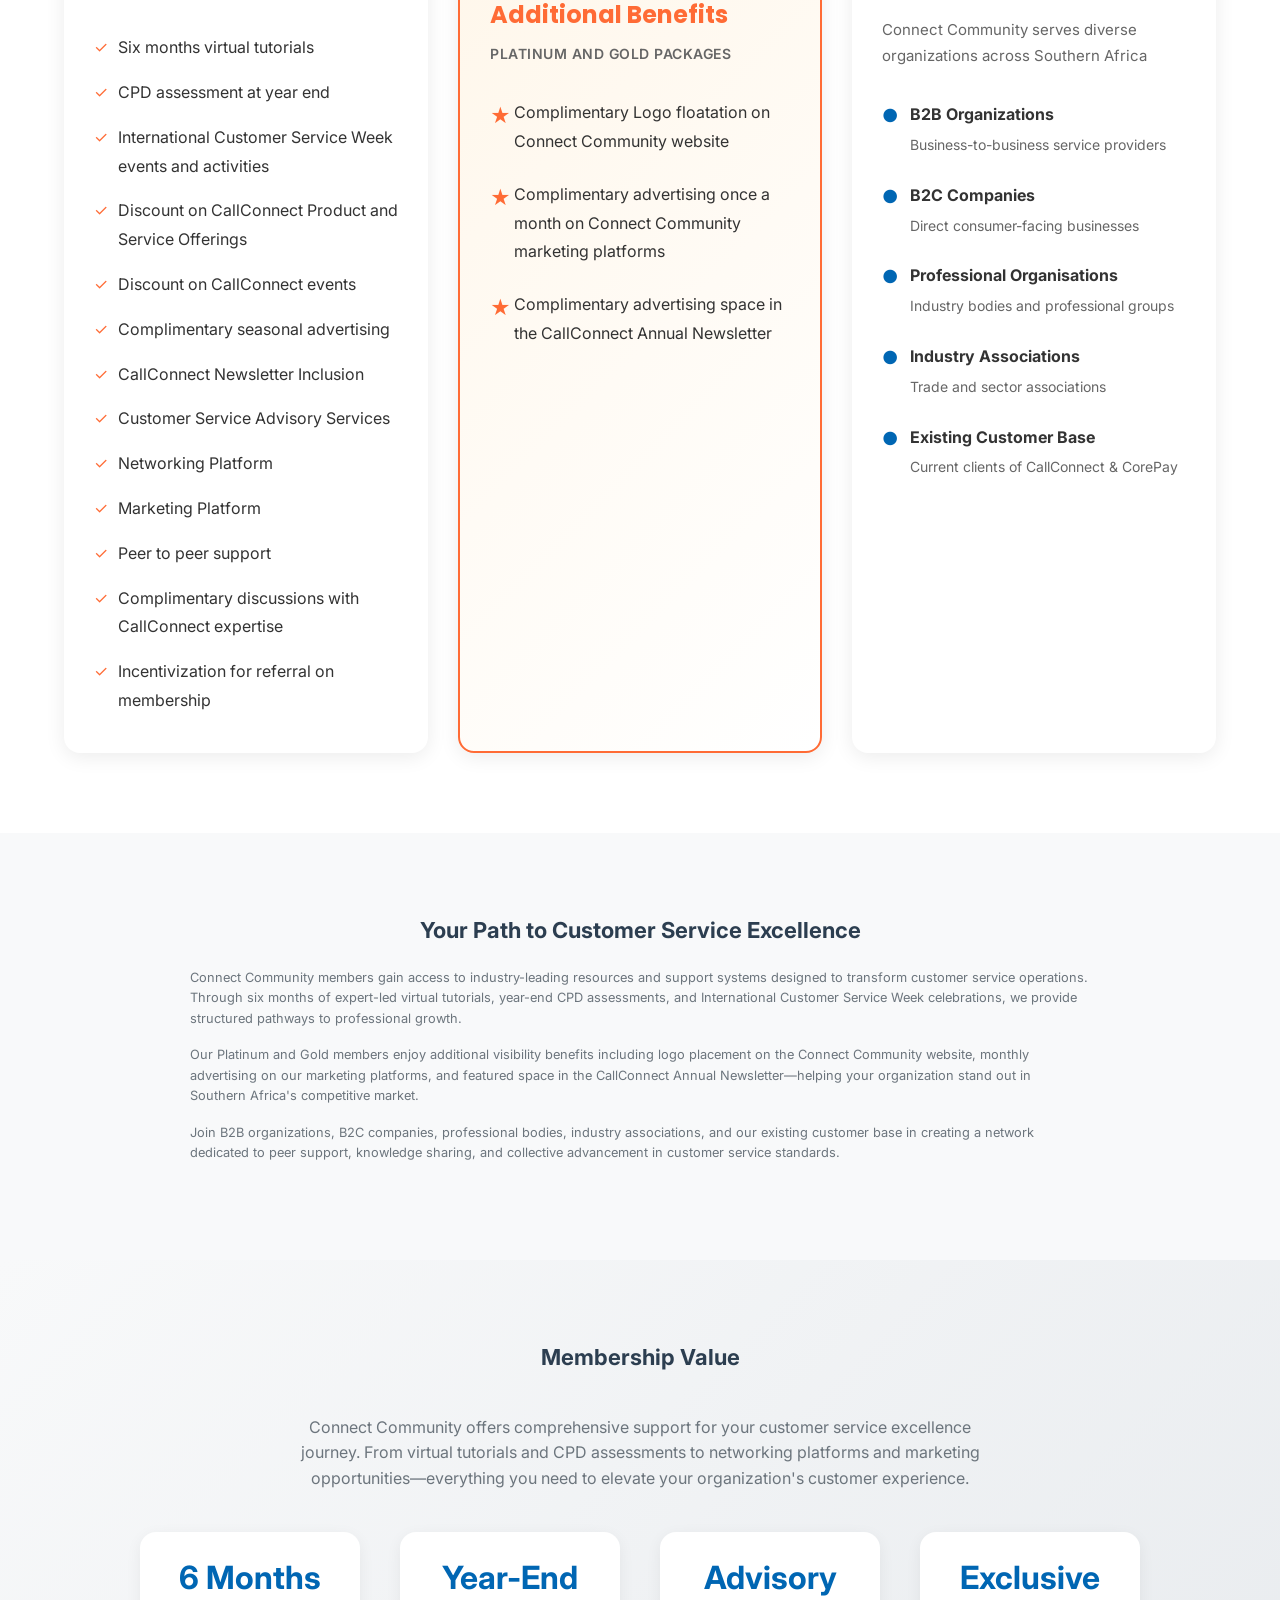
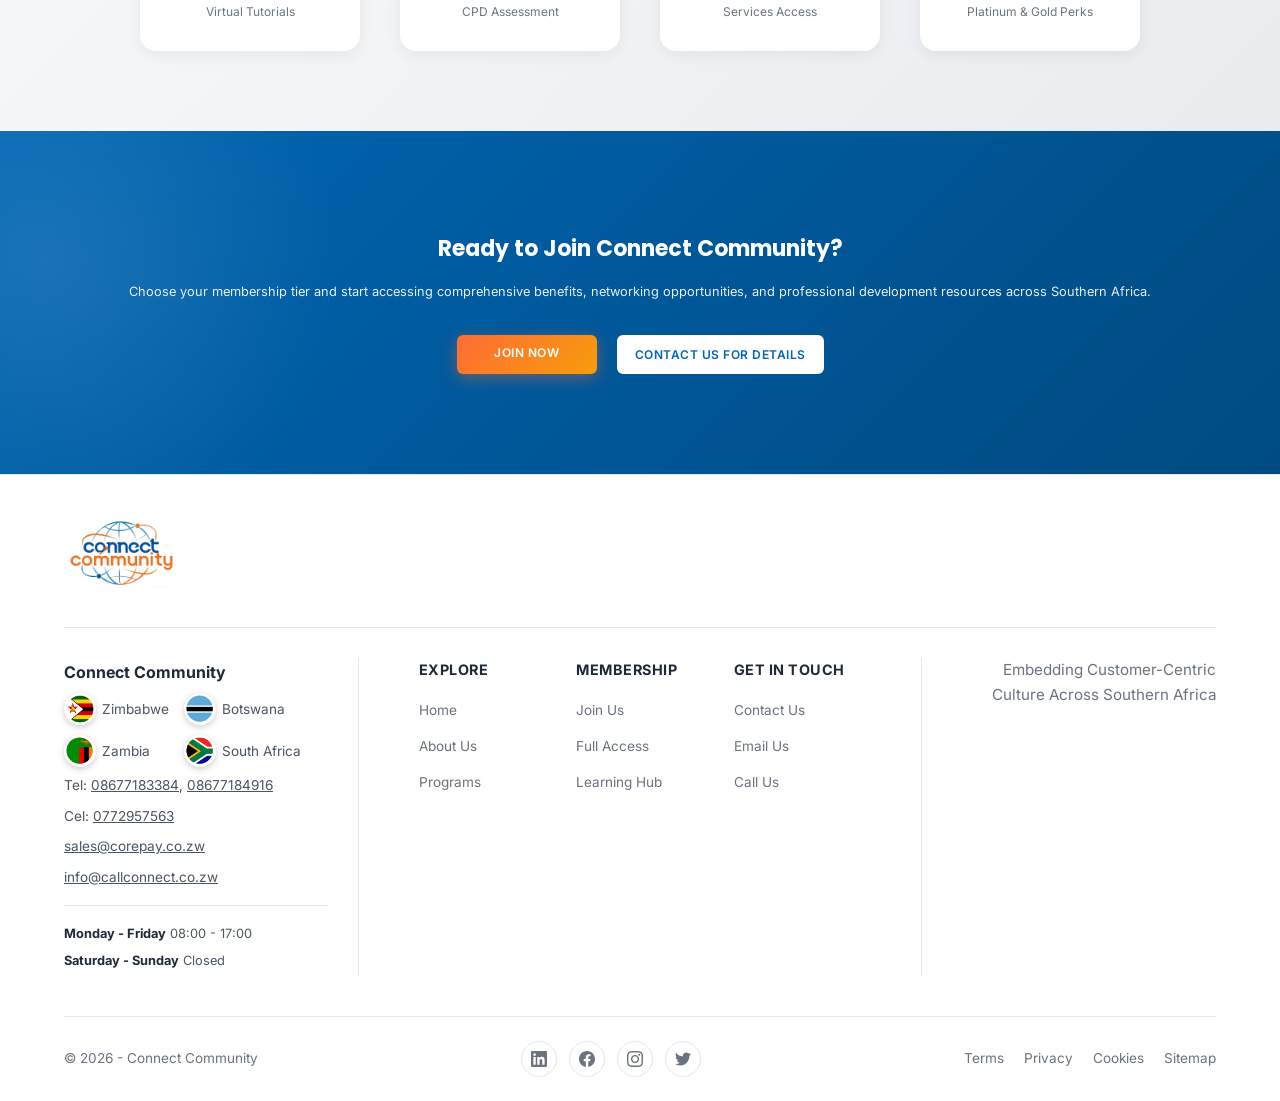
<file: fullaccess.html>
<!DOCTYPE html>
<html lang="en">
<head>
    <meta charset="UTF-8">
    <meta name="viewport" content="width=device-width, initial-scale=1.0">
    <meta name="description" content="Get Full Access to Connect Community - Unlock Premium Benefits">
    <title>Get Full Access - Connect Community</title>
    <link rel="icon" type="image/png" href="assets/img/logo.png">
    <link rel="stylesheet" href="assets/css/style.css?v=43">
    <link rel="preconnect" href="https://fonts.googleapis.com">
    <link rel="preconnect" href="https://fonts.gstatic.com" crossorigin>
    <link href="https://fonts.googleapis.com/css2?family=Inter:wght@300;400;500;600;700;800&family=Poppins:wght@600;700;800&family=Playfair+Display:wght@400;500;600;700;800&display=swap" rel="stylesheet">
</head>
<body>
    <!-- Navigation -->
    <nav class="navbar" id="navbar">
        <div class="container">
            <div class="nav-wrapper">
                <div class="logo">
                    <img src="assets/img/logo.png" alt="Connect Community Logo">
                </div>
                <button class="mobile-toggle" id="mobileToggle">
                    <svg width="24" height="24" viewBox="0 0 24 24" fill="none" xmlns="http://www.w3.org/2000/svg">
                        <path class="line line-1" d="M3 6h18" stroke="currentColor" stroke-width="2" stroke-linecap="round"/>
                        <path class="line line-2" d="M3 12h18" stroke="currentColor" stroke-width="2" stroke-linecap="round"/>
                        <path class="line line-3" d="M3 18h18" stroke="currentColor" stroke-width="2" stroke-linecap="round"/>
                    </svg>
                </button>
                <div class="nav-content">
                    <ul class="nav-menu" id="navMenu">
                        <li><a href="index.html" class="nav-link">Home</a></li>
                        <li class="nav-dropdown">
                            <span class="nav-link dropdown-trigger">About</span>
                            <ul class="dropdown-menu">
                                <li><a href="about.html">Who we are</a></li>
                                <li><a href="members.html">Our Members</a></li>
                            </ul>
                        </li>
                        <li><a href="programs.html" class="nav-link">Programs</a></li>
                        <li><a href="learninghub.html" class="nav-link">Learning Hub</a></li>
                        <li><a href="getintouch.html" class="nav-link">Contact</a></li>
                        <li class="nav-menu-actions">
                            <a href="fullaccess.html" class="btn btn-primary active">Get full access</a>
                            <a href="joinus.html" class="btn btn-secondary">Join us</a>
                        </li>
                    </ul>
                    <div class="nav-actions">
                        <button class="search-toggle" id="searchToggle" aria-label="Search">
                            <svg width="20" height="20" viewBox="0 0 24 24" fill="none" xmlns="http://www.w3.org/2000/svg">
                                <circle cx="11" cy="11" r="8" stroke="currentColor" stroke-width="2"/>
                                <path d="M21 21l-4.35-4.35" stroke="currentColor" stroke-width="2" stroke-linecap="round"/>
                            </svg>
                        </button>
                        <a href="fullaccess.html" class="btn btn-primary active">Get full access</a>
                        <a href="joinus.html" class="btn btn-secondary">Join us</a>
                    </div>
                </div>
            </div>
        </div>
    </nav>

    <!-- Full Access Hero Section -->
    <section class="about-hero-light hero-fullaccess">
        <div class="container">
            <div class="about-hero-content">
                <h1 class="about-hero-title">Full Access Membership</h1>
                <p class="about-hero-subtitle">Unlock comprehensive benefits designed to elevate your customer service excellence. Join Southern Africa's premier professional development community with access to training, networking, advisory services, and exclusive marketing opportunities.</p>
            </div>
        </div>
    </section>

    <!-- Wide Photo Card - The Full Access Advantage -->
    <section class="wide-photo-card-section">
        <div class="wide-photo-card">
            <div class="wide-photo-image">
                <img src="assets/img/fullaccess.jpg" alt="Full Access Platform">
            </div>
            <div class="wide-photo-content">
                <h2>Why Choose Full Access?</h2>
                <p>Connect Community brings together professional development, networking opportunities, and exclusive marketing benefits in one comprehensive membership. From six months of virtual tutorials to CallConnect Newsletter inclusion, our members gain access to resources that drive customer service excellence across their organizations.</p>
                <p>Whether you're a B2B organization, B2C company, professional association, or part of our existing customer base, Full Access membership provides the tools, connections, and recognition your team needs to succeed.</p>
                <a href="getintouch.html" class="btn btn-primary">Schedule a Consultation</a>
            </div>
        </div>
    </section>

    <!-- What You Get With Full Access -->
    <section class="offerings-light-section">
        <div class="container">
            <div class="section-header-center">
                <h2>Connect Community Membership Benefits</h2>
                <p>Comprehensive support for your customer service excellence journey</p>
            </div>
            <div class="offerings-grid-light" style="grid-template-columns: repeat(auto-fit, minmax(320px, 1fr)); gap: 30px;">
                <!-- Card 1: Core Membership Benefits -->
                <div class="offering-card-light" style="display: flex; flex-direction: column;">
                    <div class="offering-card-image">
                        <img src="assets/img/Coremembershipbenefits.jpg" alt="Core Membership Benefits">
                    </div>
                    <div class="offering-card-content" style="flex: 1; display: flex; flex-direction: column;">
                        <h3 style="color: #0066b3; font-size: 24px; margin-bottom: 20px;">Core Membership Benefits</h3>
                        <ul style="list-style: none; padding: 0; margin: 0; flex: 1; color: #333; line-height: 1.8;">
                            <li style="padding: 8px 0; padding-left: 24px; position: relative;">
                                <span style="position: absolute; left: 0; color: #ff6b35;">✓</span>
                                Six months virtual tutorials
                            </li>
                            <li style="padding: 8px 0; padding-left: 24px; position: relative;">
                                <span style="position: absolute; left: 0; color: #ff6b35;">✓</span>
                                CPD assessment at year end
                            </li>
                            <li style="padding: 8px 0; padding-left: 24px; position: relative;">
                                <span style="position: absolute; left: 0; color: #ff6b35;">✓</span>
                                International Customer Service Week events and activities
                            </li>
                            <li style="padding: 8px 0; padding-left: 24px; position: relative;">
                                <span style="position: absolute; left: 0; color: #ff6b35;">✓</span>
                                Discount on CallConnect Product and Service Offerings
                            </li>
                            <li style="padding: 8px 0; padding-left: 24px; position: relative;">
                                <span style="position: absolute; left: 0; color: #ff6b35;">✓</span>
                                Discount on CallConnect events
                            </li>
                            <li style="padding: 8px 0; padding-left: 24px; position: relative;">
                                <span style="position: absolute; left: 0; color: #ff6b35;">✓</span>
                                Complimentary seasonal advertising
                            </li>
                            <li style="padding: 8px 0; padding-left: 24px; position: relative;">
                                <span style="position: absolute; left: 0; color: #ff6b35;">✓</span>
                                CallConnect Newsletter Inclusion
                            </li>
                            <li style="padding: 8px 0; padding-left: 24px; position: relative;">
                                <span style="position: absolute; left: 0; color: #ff6b35;">✓</span>
                                Customer Service Advisory Services
                            </li>
                            <li style="padding: 8px 0; padding-left: 24px; position: relative;">
                                <span style="position: absolute; left: 0; color: #ff6b35;">✓</span>
                                Networking Platform
                            </li>
                            <li style="padding: 8px 0; padding-left: 24px; position: relative;">
                                <span style="position: absolute; left: 0; color: #ff6b35;">✓</span>
                                Marketing Platform
                            </li>
                            <li style="padding: 8px 0; padding-left: 24px; position: relative;">
                                <span style="position: absolute; left: 0; color: #ff6b35;">✓</span>
                                Peer to peer support
                            </li>
                            <li style="padding: 8px 0; padding-left: 24px; position: relative;">
                                <span style="position: absolute; left: 0; color: #ff6b35;">✓</span>
                                Complimentary discussions with CallConnect expertise
                            </li>
                            <li style="padding: 8px 0; padding-left: 24px; position: relative;">
                                <span style="position: absolute; left: 0; color: #ff6b35;">✓</span>
                                Incentivization for referral on membership
                            </li>
                        </ul>
                    </div>
                </div>

                <!-- Card 2: Exclusive Platinum & Gold Benefits -->
                <div class="offering-card-light" style="display: flex; flex-direction: column; background: linear-gradient(135deg, #fff5e6 0%, #ffffff 100%); border: 2px solid #ff6b35;">
                    <div class="offering-card-image">
                        <img src="assets/img/exclusive.jpg" alt="Exclusive Benefits">
                    </div>
                    <div class="offering-card-content" style="flex: 1; display: flex; flex-direction: column;">
                        <div style="background: #ff6b35; color: white; padding: 8px 16px; border-radius: 4px; display: inline-block; margin-bottom: 16px; font-weight: 600; font-size: 14px; text-transform: uppercase; letter-spacing: 0.5px;">Exclusive</div>
                        <h3 style="color: #ff6b35; font-size: 24px; margin-bottom: 12px;">Additional Benefits</h3>
                        <p style="color: #666; font-size: 14px; font-weight: 600; margin-bottom: 20px; text-transform: uppercase; letter-spacing: 0.5px;">Platinum and Gold Packages</p>
                        <ul style="list-style: none; padding: 0; margin: 0; flex: 1; color: #333; line-height: 1.8;">
                            <li style="padding: 12px 0; padding-left: 24px; position: relative;">
                                <span style="position: absolute; left: 0; color: #ff6b35; font-size: 20px;">★</span>
                                Complimentary Logo floatation on Connect Community website
                            </li>
                            <li style="padding: 12px 0; padding-left: 24px; position: relative;">
                                <span style="position: absolute; left: 0; color: #ff6b35; font-size: 20px;">★</span>
                                Complimentary advertising once a month on Connect Community marketing platforms
                            </li>
                            <li style="padding: 12px 0; padding-left: 24px; position: relative;">
                                <span style="position: absolute; left: 0; color: #ff6b35; font-size: 20px;">★</span>
                                Complimentary advertising space in the CallConnect Annual Newsletter
                            </li>
                        </ul>
                    </div>
                </div>

                <!-- Card 3: Target Audience & Market -->
                <div class="offering-card-light" style="display: flex; flex-direction: column;">
                    <div class="offering-card-image">
                        <img src="assets/img/targetaudience.jpg" alt="Target Audience">
                    </div>
                    <div class="offering-card-content" style="flex: 1; display: flex; flex-direction: column;">
                        <h3 style="color: #0066b3; font-size: 24px; margin-bottom: 12px;">Audience & Target Market</h3>
                        <p style="color: #666; margin-bottom: 20px; font-size: 15px;">Connect Community serves diverse organizations across Southern Africa</p>
                        <ul style="list-style: none; padding: 0; margin: 0; flex: 1; color: #333; line-height: 1.8;">
                            <li style="padding: 12px 0; padding-left: 28px; position: relative; font-size: 16px;">
                                <span style="position: absolute; left: 0; color: #0066b3; font-size: 18px;">●</span>
                                <strong>B2B Organizations</strong>
                                <p style="margin: 4px 0 0 0; color: #666; font-size: 14px;">Business-to-business service providers</p>
                            </li>
                            <li style="padding: 12px 0; padding-left: 28px; position: relative; font-size: 16px;">
                                <span style="position: absolute; left: 0; color: #0066b3; font-size: 18px;">●</span>
                                <strong>B2C Companies</strong>
                                <p style="margin: 4px 0 0 0; color: #666; font-size: 14px;">Direct consumer-facing businesses</p>
                            </li>
                            <li style="padding: 12px 0; padding-left: 28px; position: relative; font-size: 16px;">
                                <span style="position: absolute; left: 0; color: #0066b3; font-size: 18px;">●</span>
                                <strong>Professional Organisations</strong>
                                <p style="margin: 4px 0 0 0; color: #666; font-size: 14px;">Industry bodies and professional groups</p>
                            </li>
                            <li style="padding: 12px 0; padding-left: 28px; position: relative; font-size: 16px;">
                                <span style="position: absolute; left: 0; color: #0066b3; font-size: 18px;">●</span>
                                <strong>Industry Associations</strong>
                                <p style="margin: 4px 0 0 0; color: #666; font-size: 14px;">Trade and sector associations</p>
                            </li>
                            <li style="padding: 12px 0; padding-left: 28px; position: relative; font-size: 16px;">
                                <span style="position: absolute; left: 0; color: #0066b3; font-size: 18px;">●</span>
                                <strong>Existing Customer Base</strong>
                                <p style="margin: 4px 0 0 0; color: #666; font-size: 14px;">Current clients of CallConnect & CorePay</p>
                            </li>
                        </ul>
                    </div>
                </div>
            </div>
        </div>
    </section>

    <!-- Real Impact Section -->
    <section class="our-story-light-section">
        <div class="container">
            <div class="story-content-wrapper">
                <div class="story-text-content">
                    <h2 class="story-title">Your Path to Customer Service Excellence</h2>
                    <p class="story-text">Connect Community members gain access to industry-leading resources and support systems designed to transform customer service operations. Through six months of expert-led virtual tutorials, year-end CPD assessments, and International Customer Service Week celebrations, we provide structured pathways to professional growth.</p>
                    <p class="story-text">Our Platinum and Gold members enjoy additional visibility benefits including logo placement on the Connect Community website, monthly advertising on our marketing platforms, and featured space in the CallConnect Annual Newsletter—helping your organization stand out in Southern Africa's competitive market.</p>
                    <p class="story-text">Join B2B organizations, B2C companies, professional bodies, industry associations, and our existing customer base in creating a network dedicated to peer support, knowledge sharing, and collective advancement in customer service standards.</p>
                </div>
            </div>
        </div>
    </section>

    <!-- Membership Investment Section -->
    <section class="success-stats-light-section">
        <div class="container">
            <h2 class="stats-title-light">Membership Value</h2>
            <p style="text-align: center; max-width: 700px; margin: 0 auto 40px; color: #6c757d;">Connect Community offers comprehensive support for your customer service excellence journey. From virtual tutorials and CPD assessments to networking platforms and marketing opportunities—everything you need to elevate your organization's customer experience.</p>
            
            <div class="stats-grid-light">
                <div class="stat-item-light">
                    <h3 class="stat-number-light">6 Months</h3>
                    <p class="stat-label-light">Virtual Tutorials</p>
                </div>
                <div class="stat-item-light">
                    <h3 class="stat-number-light">Year-End</h3>
                    <p class="stat-label-light">CPD Assessment</p>
                </div>
                <div class="stat-item-light">
                    <h3 class="stat-number-light">Advisory</h3>
                    <p class="stat-label-light">Services Access</p>
                </div>
                <div class="stat-item-light">
                    <h3 class="stat-number-light">Exclusive</h3>
                    <p class="stat-label-light">Platinum & Gold Perks</p>
                </div>
            </div>
        </div>
    </section>

    <!-- CTA Section -->
    <section class="cta-section">
        <div class="container">
            <div class="cta-content">
                <h2 class="cta-title">Ready to Join Connect Community?</h2>
                <p class="cta-subtitle">Choose your membership tier and start accessing comprehensive benefits, networking opportunities, and professional development resources across Southern Africa.</p>
                <div class="cta-buttons">
                    <a href="joinus.html" class="btn btn-primary">Join Now</a>
                    <a href="getintouch.html" class="btn btn-secondary">Contact Us for Details</a>
                </div>
            </div>
        </div>
    </section>

    <!-- Footer -->
    <footer class="footer">
        <div class="container">
            <div class="footer-logo-section">
                <img src="assets/img/logo.png" alt="Connect Community Logo" class="footer-logo">
            </div>
            
            <div class="footer-main">
                <div class="footer-left">
                    <div class="footer-info">
                        <p class="footer-company">Connect Community</p>
                        <p style="display: grid; grid-template-columns: repeat(2, auto); gap: 10px 15px; justify-content: start;">
                            <span style="display: flex; align-items: center; gap: 6px;">
                                <img src="assets/img/flags/zimbabwe.png" alt="Zimbabwe" style="width: 32px; height: 32px; border-radius: 50%; object-fit: cover; box-shadow: 0 2px 6px rgba(0,0,0,0.2);">
                                <span>Zimbabwe</span>
                            </span>
                            <span style="display: flex; align-items: center; gap: 6px;">
                                <img src="assets/img/flags/botswana.png" alt="Botswana" style="width: 32px; height: 32px; border-radius: 50%; object-fit: cover; box-shadow: 0 2px 6px rgba(0,0,0,0.2);">
                                <span>Botswana</span>
                            </span>
                            <span style="display: flex; align-items: center; gap: 6px;">
                                <img src="assets/img/flags/zambia.png" alt="Zambia" style="width: 32px; height: 32px; border-radius: 50%; object-fit: cover; box-shadow: 0 2px 6px rgba(0,0,0,0.2);">
                                <span>Zambia</span>
                            </span>
                            <span style="display: flex; align-items: center; gap: 6px;">
                                <img src="assets/img/flags/southafrica.png" alt="South Africa" style="width: 32px; height: 32px; border-radius: 50%; object-fit: cover; box-shadow: 0 2px 6px rgba(0,0,0,0.2);">
                                <span>South Africa</span>
                            </span>
                        </p>
                        <p>Tel: <a href="tel:08677183384" style="color: inherit; text-decoration: underline;">08677183384</a>, <a href="tel:08677184916" style="color: inherit; text-decoration: underline;">08677184916</a></p>
                        <p>Cel: <a href="tel:0772957563" style="color: inherit; text-decoration: underline;">0772957563</a></p>
                        <p><a href="mailto:sales@corepay.co.zw" style="color: inherit; text-decoration: underline;">sales@corepay.co.zw</a></p>
                        <p><a href="mailto:info@callconnect.co.zw" style="color: inherit; text-decoration: underline;">info@callconnect.co.zw</a></p>
                        <div class="footer-hours">
                            <p><strong>Monday - Friday</strong> 08:00 - 17:00</p>
                            <p><strong>Saturday - Sunday</strong> Closed</p>
                        </div>
                    </div>
                </div>
                
                <div class="footer-links">
                    <div class="footer-col">
                        <h4>Explore</h4>
                        <ul>
                            <li><a href="index.html">Home</a></li>
                            <li><a href="about.html">About Us</a></li>
                            <li><a href="programs.html">Programs</a></li>
                        </ul>
                    </div>
                    
                    <div class="footer-col">
                        <h4>Membership</h4>
                        <ul>
                            <li><a href="joinus.html">Join Us</a></li>
                            <li><a href="fullaccess.html">Full Access</a></li>
                            <li><a href="learninghub.html">Learning Hub</a></li>
                        </ul>
                    </div>
                    
                    <div class="footer-col">
                        <h4>Get In Touch</h4>
                        <ul>
                            <li><a href="getintouch.html">Contact Us</a></li>
                            <li><a href="mailto:sales@corepay.co.zw">Email Us</a></li>
                            <li><a href="tel:08677183384">Call Us</a></li>
                        </ul>
                    </div>
                </div>
                
                <div class="footer-right">
                    <p class="footer-tagline">Embedding Customer-Centric<br>Culture Across Southern Africa</p>
                </div>
            </div>
            
            <div class="footer-bottom">
                <div class="footer-bottom-left">
                    <p>&copy; 2026 - Connect Community</p>
                </div>
                <div class="footer-bottom-center">
                    <div class="footer-social">
                        <a href="#" aria-label="LinkedIn">
                            <svg xmlns="http://www.w3.org/2000/svg" fill="currentColor" viewBox="0 0 24 24">
                                <path d="M20.447 20.452h-3.554v-5.569c0-1.328-.027-3.037-1.852-3.037-1.853 0-2.136 1.445-2.136 2.939v5.667H9.351V9h3.414v1.561h.046c.477-.9 1.637-1.85 3.37-1.85 3.601 0 4.267 2.37 4.267 5.455v6.286zM5.337 7.433c-1.144 0-2.063-.926-2.063-2.065 0-1.138.92-2.063 2.063-2.063 1.14 0 2.064.925 2.064 2.063 0 1.139-.925 2.065-2.064 2.065zm1.782 13.019H3.555V9h3.564v11.452zM22.225 0H1.771C.792 0 0 .774 0 1.729v20.542C0 23.227.792 24 1.771 24h20.451C23.2 24 24 23.227 24 22.271V1.729C24 .774 23.2 0 22.222 0h.003z"/>
                            </svg>
                        </a>
                        <a href="#" aria-label="Facebook">
                            <svg xmlns="http://www.w3.org/2000/svg" fill="currentColor" viewBox="0 0 24 24">
                                <path d="M24 12.073c0-6.627-5.373-12-12-12s-12 5.373-12 12c0 5.99 4.388 10.954 10.125 11.854v-8.385H7.078v-3.47h3.047V9.43c0-3.007 1.792-4.669 4.533-4.669 1.312 0 2.686.235 2.686.235v2.953H15.83c-1.491 0-1.956.925-1.956 1.874v2.25h3.328l-.532 3.47h-2.796v8.385C19.612 23.027 24 18.062 24 12.073z"/>
                            </svg>
                        </a>
                        <a href="#" aria-label="Instagram">
                            <svg xmlns="http://www.w3.org/2000/svg" fill="currentColor" viewBox="0 0 24 24">
                                <path d="M12 0C8.74 0 8.333.015 7.053.072 5.775.132 4.905.333 4.14.63c-.789.306-1.459.717-2.126 1.384S.935 3.35.63 4.14C.333 4.905.131 5.775.072 7.053.012 8.333 0 8.74 0 12s.015 3.667.072 4.947c.06 1.277.261 2.148.558 2.913.306.788.717 1.459 1.384 2.126.667.666 1.336 1.079 2.126 1.384.766.296 1.636.499 2.913.558C8.333 23.988 8.74 24 12 24s3.667-.015 4.947-.072c1.277-.06 2.148-.262 2.913-.558.788-.306 1.459-.718 2.126-1.384.666-.667 1.079-1.335 1.384-2.126.296-.765.499-1.636.558-2.913.06-1.28.072-1.687.072-4.947s-.015-3.667-.072-4.947c-.06-1.277-.262-2.149-.558-2.913-.306-.789-.718-1.459-1.384-2.126C21.319 1.347 20.651.935 19.86.63c-.765-.297-1.636-.499-2.913-.558C15.667.012 15.26 0 12 0zm0 2.16c3.203 0 3.585.016 4.85.071 1.17.055 1.805.249 2.227.415.562.217.96.477 1.382.896.419.42.679.819.896 1.381.164.422.36 1.057.413 2.227.057 1.266.07 1.646.07 4.85s-.015 3.585-.074 4.85c-.061 1.17-.256 1.805-.421 2.227-.224.562-.479.96-.899 1.382-.419.419-.824.679-1.38.896-.42.164-1.065.36-2.235.413-1.274.057-1.649.07-4.859.07-3.211 0-3.586-.015-4.859-.074-1.171-.061-1.816-.256-2.236-.421-.569-.224-.96-.479-1.379-.899-.421-.419-.69-.824-.9-1.38-.165-.42-.359-1.065-.42-2.235-.045-1.26-.061-1.649-.061-4.844 0-3.196.016-3.586.061-4.861.061-1.17.255-1.814.42-2.234.21-.57.479-.96.9-1.381.419-.419.81-.689 1.379-.898.42-.166 1.051-.361 2.221-.421 1.275-.045 1.65-.06 4.859-.06l.045.03zm0 3.678c-3.405 0-6.162 2.76-6.162 6.162 0 3.405 2.76 6.162 6.162 6.162 3.405 0 6.162-2.76 6.162-6.162 0-3.405-2.76-6.162-6.162-6.162zM12 16c-2.21 0-4-1.79-4-4s1.79-4 4-4 4 1.79 4 4-1.79 4-4 4zm7.846-10.405c0 .795-.646 1.44-1.44 1.44-.795 0-1.44-.646-1.44-1.44 0-.794.646-1.439 1.44-1.439.793-.001 1.44.645 1.44 1.439z"/>
                            </svg>
                        </a>
                        <a href="#" aria-label="Twitter">
                            <svg xmlns="http://www.w3.org/2000/svg" fill="currentColor" viewBox="0 0 24 24">
                                <path d="M23.953 4.57a10 10 0 01-2.825.775 4.958 4.958 0 002.163-2.723c-.951.555-2.005.959-3.127 1.184a4.92 4.92 0 00-8.384 4.482C7.69 8.095 4.067 6.13 1.64 3.162a4.822 4.822 0 00-.666 2.475c0 1.71.87 3.213 2.188 4.096a4.904 4.904 0 01-2.228-.616v.06a4.923 4.923 0 003.946 4.827 4.996 4.996 0 01-2.212.085 4.936 4.936 0 004.604 3.417 9.867 9.867 0 01-6.102 2.105c-.39 0-.779-.023-1.17-.067a13.995 13.995 0 007.557 2.209c9.053 0 13.998-7.496 13.998-13.985 0-.21 0-.42-.015-.63A9.935 9.935 0 0024 4.59z"/>
                            </svg>
                        </a>
                    </div>
                </div>
                <div class="footer-bottom-right">
                    <a href="#">Terms</a>
                    <a href="#">Privacy</a>
                    <a href="#">Cookies</a>
                    <a href="#">Sitemap</a>
                </div>
            </div>
        </div>
    </footer>

    <!-- Search Modal -->
    <div class="search-modal" id="searchModal">
        <div class="search-modal-content">
            <button class="search-close" id="searchClose">&times;</button>
            <div class="search-box">
                <svg width="24" height="24" viewBox="0 0 24 24" fill="none" xmlns="http://www.w3.org/2000/svg">
                    <circle cx="11" cy="11" r="8" stroke="currentColor" stroke-width="2"/>
                    <path d="M21 21l-4.35-4.35" stroke="currentColor" stroke-width="2" stroke-linecap="round"/>
                </svg>
                <input type="text" id="searchInput" placeholder="Search the website..." autocomplete="off">
            </div>
            <div class="search-results" id="searchResults"></div>
        </div>
    </div>

    <script src="assets/js/main.js"></script>
</body>
</html>
</file>
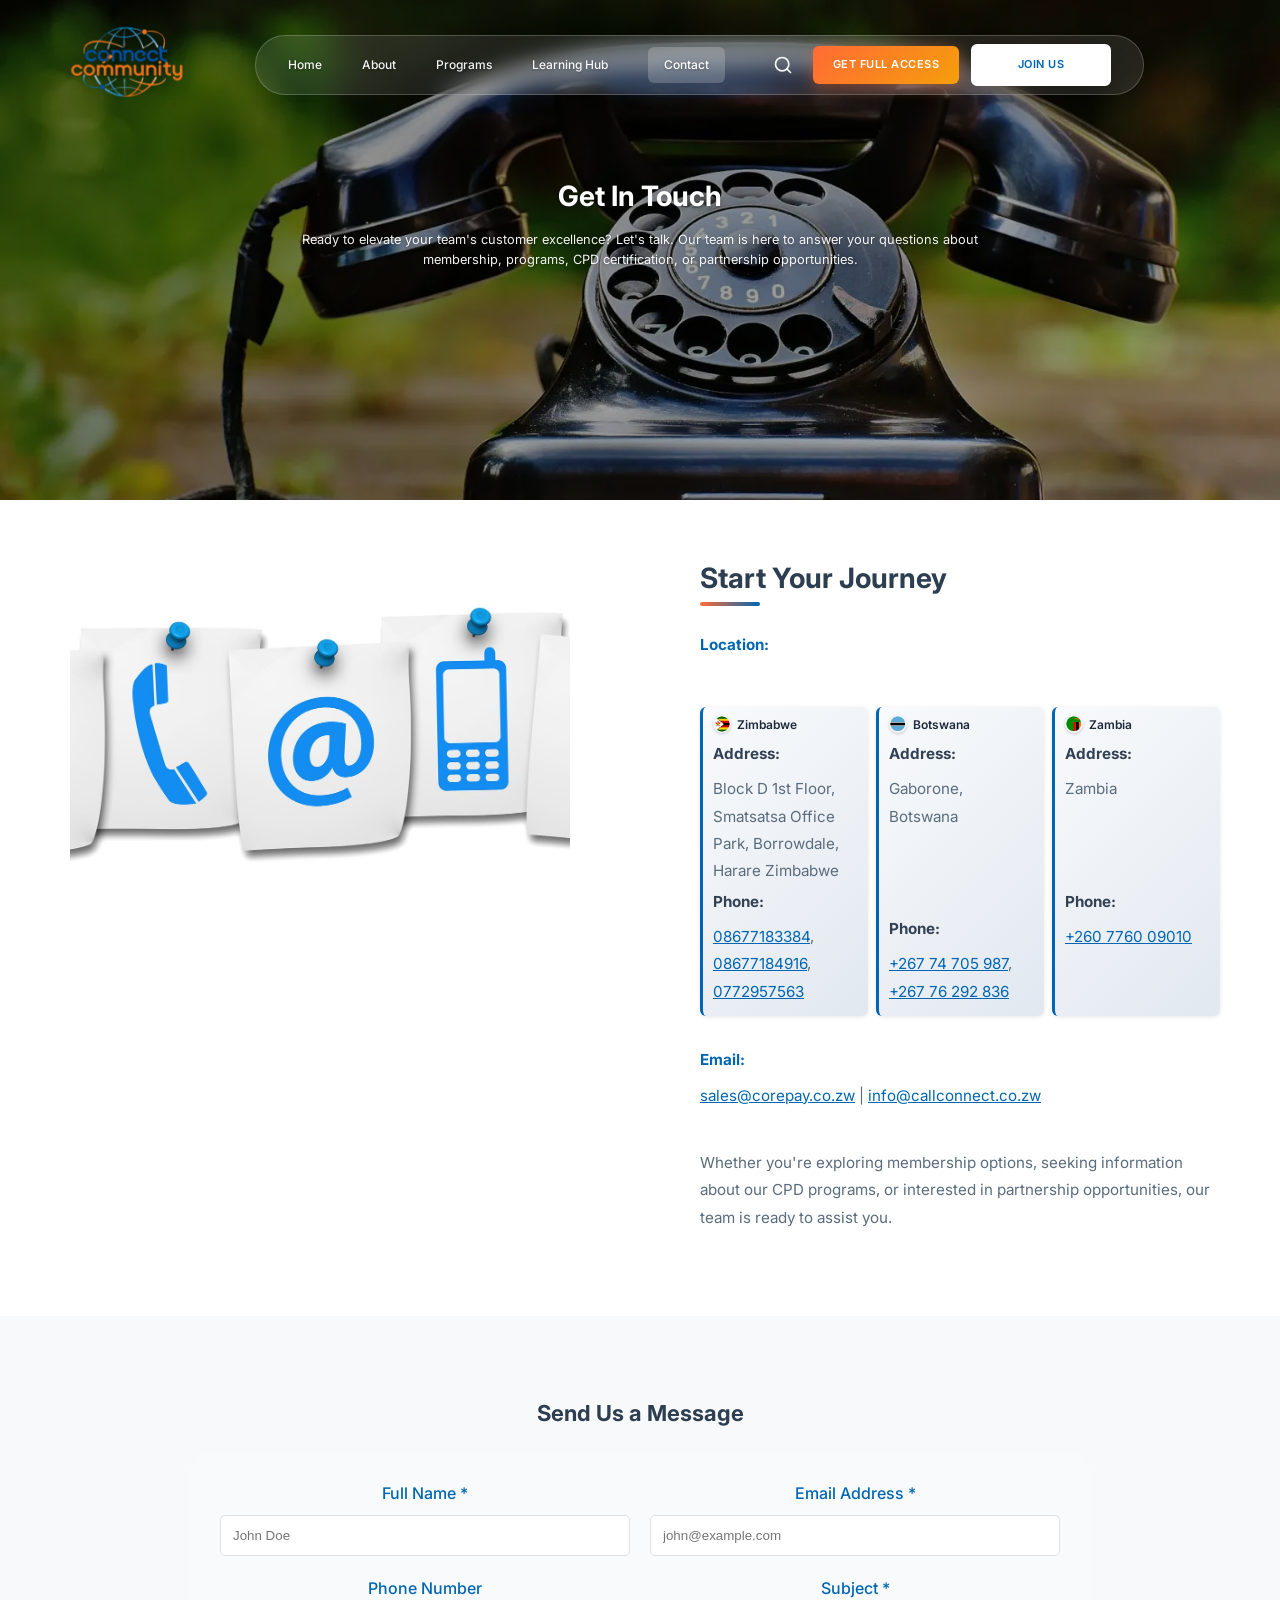
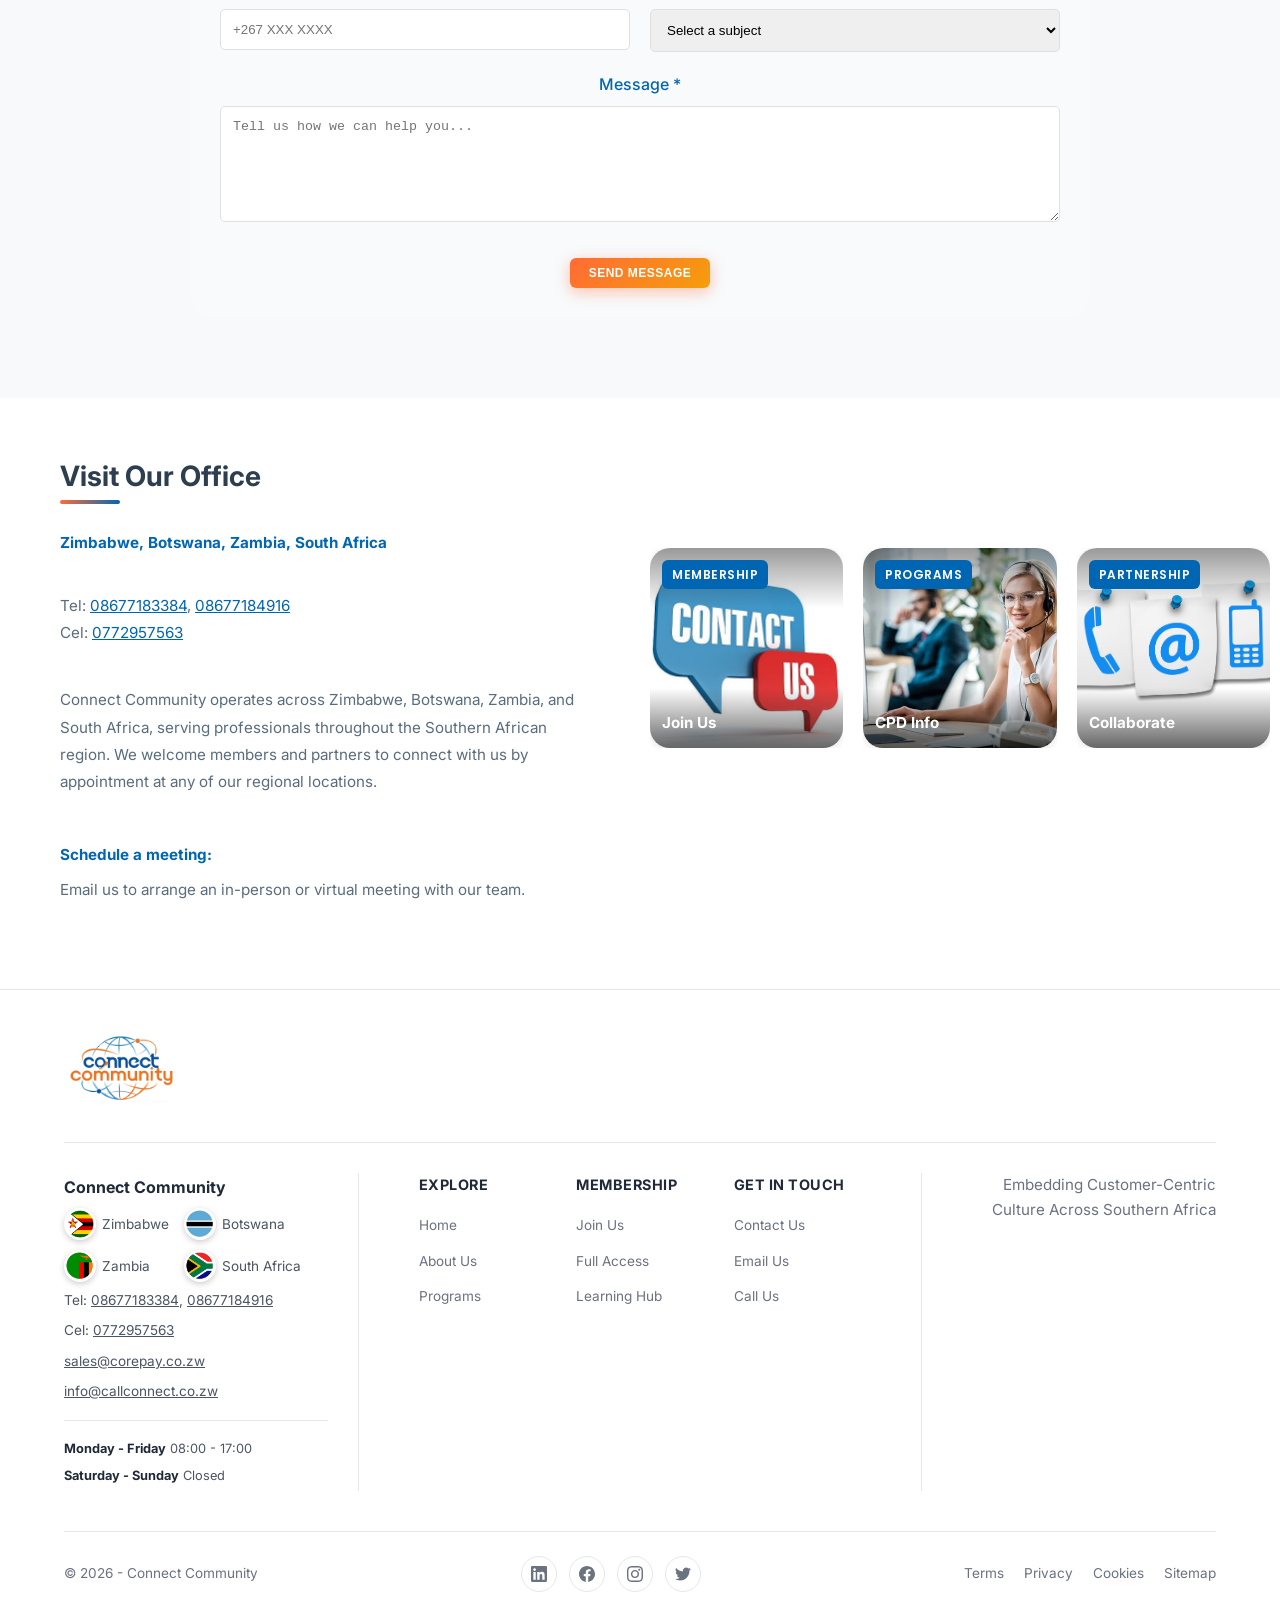
<file: getintouch.html>
<!DOCTYPE html>
<html lang="en">
<head>
    <meta charset="UTF-8">
    <meta name="viewport" content="width=device-width, initial-scale=1.0">
    <meta name="description" content="Contact Connect Community - Get In Touch">
    <title>Get In Touch - Connect Community</title>
    <link rel="icon" type="image/png" href="assets/img/logo.png">
    <link rel="stylesheet" href="assets/css/style.css?v=43">
    <link rel="preconnect" href="https://fonts.googleapis.com">
    <link rel="preconnect" href="https://fonts.gstatic.com" crossorigin>
    <link href="https://fonts.googleapis.com/css2?family=Inter:wght@300;400;500;600;700;800&family=Poppins:wght@600;700;800&family=Playfair+Display:wght@400;500;600;700;800&display=swap" rel="stylesheet">
</head>
<body>
    <!-- Navigation -->
    <nav class="navbar" id="navbar">
        <div class="container">
            <div class="nav-wrapper">
                <div class="logo">
                    <img src="assets/img/logo.png" alt="Connect Community Logo">
                </div>
                <button class="mobile-toggle" id="mobileToggle">
                    <svg width="24" height="24" viewBox="0 0 24 24" fill="none" xmlns="http://www.w3.org/2000/svg">
                        <path class="line line-1" d="M3 6h18" stroke="currentColor" stroke-width="2" stroke-linecap="round"/>
                        <path class="line line-2" d="M3 12h18" stroke="currentColor" stroke-width="2" stroke-linecap="round"/>
                        <path class="line line-3" d="M3 18h18" stroke="currentColor" stroke-width="2" stroke-linecap="round"/>
                    </svg>
                </button>
                <div class="nav-content">
                    <ul class="nav-menu" id="navMenu">
                        <li><a href="index.html" class="nav-link">Home</a></li>
                        <li class="nav-dropdown">
                            <span class="nav-link dropdown-trigger">About</span>
                            <ul class="dropdown-menu">
                                <li><a href="about.html">Who we are</a></li>
                                <li><a href="members.html">Our Members</a></li>
                            </ul>
                        </li>
                        <li><a href="programs.html" class="nav-link">Programs</a></li>
                        <li><a href="learninghub.html" class="nav-link">Learning Hub</a></li>
                        <li><a href="getintouch.html" class="nav-link active">Contact</a></li>
                        <li class="nav-menu-actions">
                            <a href="fullaccess.html" class="btn btn-primary">Get full access</a>
                            <a href="joinus.html" class="btn btn-secondary">Join us</a>
                        </li>
                    </ul>
                    <div class="nav-actions">
                        <button class="search-toggle" id="searchToggle" aria-label="Search">
                            <svg width="20" height="20" viewBox="0 0 24 24" fill="none" xmlns="http://www.w3.org/2000/svg">
                                <circle cx="11" cy="11" r="8" stroke="currentColor" stroke-width="2"/>
                                <path d="M21 21l-4.35-4.35" stroke="currentColor" stroke-width="2" stroke-linecap="round"/>
                            </svg>
                        </button>
                        <a href="fullaccess.html" class="btn btn-primary">Get full access</a>
                        <a href="joinus.html" class="btn btn-secondary">Join us</a>
                    </div>
                </div>
            </div>
        </div>
    </nav>

    <!-- Contact Hero Section -->
    <section class="about-hero-light hero-getintouch">
        <div class="container">
            <div class="about-hero-content">
                <h1 class="about-hero-title">Get In Touch</h1>
                <p class="about-hero-subtitle">Ready to elevate your team's customer excellence? Let's talk. Our team is here to answer your questions about membership, programs, CPD certification, or partnership opportunities.</p>
            </div>
        </div>
    </section>

    <!-- Wide Photo Card - Contact Information -->
    <section class="wide-photo-card-section">
        <div class="wide-photo-card">
            <div class="wide-photo-image">
                <img src="assets/img/contact.jpg" alt="Contact Us">
            </div>
            <div class="wide-photo-content">
                <h2>Start Your Journey</h2>
                <p><strong>Location:</strong></p>
                
                <!-- Country Contact Cards -->
                <div style="display: grid; grid-template-columns: repeat(auto-fit, minmax(160px, 1fr)); gap: 8px; margin: 15px 0;">
                    
                    <!-- Zimbabwe Card -->
                    <div style="background: linear-gradient(135deg, #f8fafc 0%, #e2e8f0 100%); border-left: 3px solid #0066b3; padding: 8px 10px; border-radius: 6px; box-shadow: 0 1px 4px rgba(0,0,0,0.1); transition: transform 0.3s ease, box-shadow 0.3s ease;" onmouseover="this.style.transform='translateY(-2px)'; this.style.boxShadow='0 2px 8px rgba(0,0,0,0.15)'" onmouseout="this.style.transform='translateY(0)'; this.style.boxShadow='0 1px 4px rgba(0,0,0,0.1)'">
                        <div style="display: flex; align-items: center; gap: 6px; margin-bottom: 6px;">
                            <img src="assets/img/flags/zimbabwe.png" alt="Zimbabwe" style="width: 18px; height: 18px; border-radius: 50%; object-fit: cover; box-shadow: 0 1px 3px rgba(0,0,0,0.2);">
                            <h3 style="margin: 0; font-size: 12px; font-weight: 600; color: #1e293b;">Zimbabwe</h3>
                        </div>
                        <div style="font-size: 10px; line-height: 1.4; color: #475569;">
                            <p style="margin: 3px 0;"><strong style="color: #334155;">Address:</strong> Block D 1st Floor, Smatsatsa Office Park, Borrowdale, Harare Zimbabwe</p>
                            <p style="margin: 3px 0;"><strong style="color: #334155;">Phone:</strong> <a href="tel:08677183384" style="color: #0066b3; text-decoration: underline; transition: color 0.3s ease; cursor: pointer;" onmouseover="this.style.color='#ff6b35'" onmouseout="this.style.color='#0066b3'">08677183384</a>, <a href="tel:08677184916" style="color: #0066b3; text-decoration: underline; transition: color 0.3s ease; cursor: pointer;" onmouseover="this.style.color='#ff6b35'" onmouseout="this.style.color='#0066b3'">08677184916</a>, <a href="tel:0772957563" style="color: #0066b3; text-decoration: underline; transition: color 0.3s ease; cursor: pointer;" onmouseover="this.style.color='#ff6b35'" onmouseout="this.style.color='#0066b3'">0772957563</a></p>
                        </div>
                    </div>

                    <!-- Botswana Card -->
                    <div style="background: linear-gradient(135deg, #f8fafc 0%, #e2e8f0 100%); border-left: 3px solid #0066b3; padding: 8px 10px; border-radius: 6px; box-shadow: 0 1px 4px rgba(0,0,0,0.1); transition: transform 0.3s ease, box-shadow 0.3s ease;" onmouseover="this.style.transform='translateY(-2px)'; this.style.boxShadow='0 2px 8px rgba(0,0,0,0.15)'" onmouseout="this.style.transform='translateY(0)'; this.style.boxShadow='0 1px 4px rgba(0,0,0,0.1)'">
                        <div style="display: flex; align-items: center; gap: 6px; margin-bottom: 6px;">
                            <img src="assets/img/flags/botswana.png" alt="Botswana" style="width: 18px; height: 18px; border-radius: 50%; object-fit: cover; box-shadow: 0 1px 3px rgba(0,0,0,0.2);">
                            <h3 style="margin: 0; font-size: 12px; font-weight: 600; color: #1e293b;">Botswana</h3>
                        </div>
                        <div style="font-size: 10px; line-height: 1.4; color: #475569;">
                            <p style="margin: 3px 0;"><strong style="color: #334155;">Address:</strong> Gaborone, Botswana<br><br><br><br></p>
                            <p style="margin: 3px 0;"><strong style="color: #334155;">Phone:</strong> <a href="tel:+26774705987" style="color: #0066b3; text-decoration: underline; transition: color 0.3s ease; cursor: pointer;" onmouseover="this.style.color='#ff6b35'" onmouseout="this.style.color='#0066b3'">+267 74 705 987</a>, <a href="tel:+26776292836" style="color: #0066b3; text-decoration: underline; transition: color 0.3s ease; cursor: pointer;" onmouseover="this.style.color='#ff6b35'" onmouseout="this.style.color='#0066b3'">+267 76 292 836</a></p>
                        </div>
                    </div>

                    <!-- Zambia Card -->
                    <div style="background: linear-gradient(135deg, #f8fafc 0%, #e2e8f0 100%); border-left: 3px solid #0066b3; padding: 8px 10px; border-radius: 6px; box-shadow: 0 1px 4px rgba(0,0,0,0.1); transition: transform 0.3s ease, box-shadow 0.3s ease;" onmouseover="this.style.transform='translateY(-2px)'; this.style.boxShadow='0 2px 8px rgba(0,0,0,0.15)'" onmouseout="this.style.transform='translateY(0)'; this.style.boxShadow='0 1px 4px rgba(0,0,0,0.1)'">
                        <div style="display: flex; align-items: center; gap: 6px; margin-bottom: 6px;">
                            <img src="assets/img/flags/zambia.png" alt="Zambia" style="width: 18px; height: 18px; border-radius: 50%; object-fit: cover; box-shadow: 0 1px 3px rgba(0,0,0,0.2);">
                            <h3 style="margin: 0; font-size: 12px; font-weight: 600; color: #1e293b;">Zambia</h3>
                        </div>
                        <div style="font-size: 10px; line-height: 1.4; color: #475569;">
                            <p style="margin: 3px 0;"><strong style="color: #334155;">Address:</strong> Zambia<br><br><br><br></p>
                            <p style="margin: 3px 0;"><strong style="color: #334155;">Phone:</strong> <a href="tel:+260776009010" style="color: #0066b3; text-decoration: underline; transition: color 0.3s ease; cursor: pointer;" onmouseover="this.style.color='#ff6b35'" onmouseout="this.style.color='#0066b3'">+260 7760 09010</a></p>
                        </div>
                    </div>

                </div>

                <p><strong>Email:</strong> <a href="mailto:sales@corepay.co.zw" style="color: #0066b3; text-decoration: underline; transition: color 0.3s ease;" onmouseover="this.style.color='#ff6b35'" onmouseout="this.style.color='#0066b3'">sales@corepay.co.zw</a> | <a href="mailto:info@callconnect.co.zw" style="color: #0066b3; text-decoration: underline; transition: color 0.3s ease;" onmouseover="this.style.color='#ff6b35'" onmouseout="this.style.color='#0066b3'">info@callconnect.co.zw</a></p>
                <p>Whether you're exploring membership options, seeking information about our CPD programs, or interested in partnership opportunities, our team is ready to assist you.</p>
            </div>
        </div>
    </section>

    <!-- Contact Form Section -->
    <section class="our-story-light-section">
        <div class="container">
            <div class="story-content-wrapper">
                <div class="story-text-content">
                    <h2 class="story-title">Send Us a Message</h2>
                    <form class="contact-form" id="contactForm" style="max-width: 100%;">
                        <div style="display: grid; grid-template-columns: 1fr 1fr; gap: 20px; margin-bottom: 20px;">
                            <div>
                                <label for="name" style="display: block; margin-bottom: 8px; font-weight: 500;">Full Name *</label>
                                <input type="text" id="name" name="name" required placeholder="John Doe" style="width: 100%; padding: 12px; border: 1px solid #e0e0e0; border-radius: 5px;">
                            </div>
                            <div>
                                <label for="email" style="display: block; margin-bottom: 8px; font-weight: 500;">Email Address *</label>
                                <input type="email" id="email" name="email" required placeholder="john@example.com" style="width: 100%; padding: 12px; border: 1px solid #e0e0e0; border-radius: 5px;">
                            </div>
                        </div>
                        
                        <div style="display: grid; grid-template-columns: 1fr 1fr; gap: 20px; margin-bottom: 20px;">
                            <div>
                                <label for="phone" style="display: block; margin-bottom: 8px; font-weight: 500;">Phone Number</label>
                                <input type="tel" id="phone" name="phone" placeholder="+267 XXX XXXX" style="width: 100%; padding: 12px; border: 1px solid #e0e0e0; border-radius: 5px;">
                            </div>
                            <div>
                                <label for="subject" style="display: block; margin-bottom: 8px; font-weight: 500;">Subject *</label>
                                <select id="subject" name="subject" required style="width: 100%; padding: 12px; border: 1px solid #e0e0e0; border-radius: 5px;">
                                    <option value="">Select a subject</option>
                                    <option value="membership">Membership Inquiry</option>
                                    <option value="programs">Programs Information</option>
                                    <option value="cpd">CPD Certification</option>
                                    <option value="partnership">Partnership Opportunities</option>
                                    <option value="other">Other</option>
                                </select>
                            </div>
                        </div>

                        <div style="margin-bottom: 20px;">
                            <label for="message" style="display: block; margin-bottom: 8px; font-weight: 500;">Message *</label>
                            <textarea id="message" name="message" required rows="6" placeholder="Tell us how we can help you..." style="width: 100%; padding: 12px; border: 1px solid #e0e0e0; border-radius: 5px; resize: vertical;"></textarea>
                        </div>

                        <button type="submit" class="btn btn-primary">Send Message</button>
                    </form>
                </div>
            </div>
        </div>
    </section>

    <!-- Wide Photo Card - Office Location -->
    <section class="wide-photo-card-section">
        <div class="wide-photo-card reverse">
            <div class="wide-photo-content">
                <h2>Visit Our Office</h2>
                <p><strong>Zimbabwe, Botswana, Zambia, South Africa</strong><br>
                Tel: <a href="tel:08677183384" style="color: #0066b3; text-decoration: underline; transition: color 0.3s ease;" onmouseover="this.style.color='#ff6b35'" onmouseout="this.style.color='#0066b3'">08677183384</a>, <a href="tel:08677184916" style="color: #0066b3; text-decoration: underline; transition: color 0.3s ease;" onmouseover="this.style.color='#ff6b35'" onmouseout="this.style.color='#0066b3'">08677184916</a><br>
                Cel: <a href="tel:0772957563" style="color: #0066b3; text-decoration: underline; transition: color 0.3s ease;" onmouseover="this.style.color='#ff6b35'" onmouseout="this.style.color='#0066b3'">0772957563</a></p>
                <p>Connect Community operates across Zimbabwe, Botswana, Zambia, and South Africa, serving professionals throughout the Southern African region. We welcome members and partners to connect with us by appointment at any of our regional locations.</p>
                <p style="margin-top: 20px;"><strong>Schedule a meeting:</strong> Email us to arrange an in-person or virtual meeting with our team.</p>
            </div>
            <div class="wide-photo-image" style="padding: 10px; overflow: visible;">
                <!-- Contact Options Carousel -->
                <div style="position: relative; width: 100%; max-width: 650px;">
                    <div style="overflow: hidden;">
                        <div class="carousel-track" id="carouselTrack" style="display: flex; gap: 20px; transition: transform 0.5s cubic-bezier(0.25, 1, 0.5, 1);">
                            <!-- Card 1 - Membership Inquiry -->
                            <div class="membership-card" style="width: calc((100% - 40px) / 3); min-width: calc((100% - 40px) / 3); flex-shrink: 0;">
                                <div class="card-image" style="position: relative; width: 100%; height: 200px; overflow: hidden; border-radius: 20px; box-shadow: 0 2px 8px rgba(0,0,0,0.1);">
                                    <img src="assets/img/contact%20us.jpg" alt="Membership Inquiry" style="width: 100%; height: 100%; object-fit: cover;">
                                    <div style="position: absolute; top: 0; left: 0; right: 0; bottom: 0; background: linear-gradient(to bottom, rgba(0,0,0,0.4) 0%, transparent 30%, transparent 70%, rgba(0,0,0,0.6) 100%);"></div>
                                    <div style="position: absolute; top: 12px; left: 12px; background: #0066b3; padding: 5px 10px; border-radius: 6px;">
                                        <h4 style="color: white; font-size: 0.75rem; margin: 0; font-family: var(--font-headings); font-weight: 600; text-transform: uppercase; letter-spacing: 0.5px;">Membership</h4>
                                    </div>
                                    <div style="position: absolute; bottom: 12px; left: 12px;">
                                        <p style="color: white; font-size: 0.95rem; margin: 0; font-weight: 700;">Join Us</p>
                                    </div>
                                </div>
                            </div>
                            
                            <!-- Card 2 - Programs Info -->
                            <div class="membership-card" style="width: calc((100% - 40px) / 3); min-width: calc((100% - 40px) / 3); flex-shrink: 0;">
                                <div class="card-image" style="position: relative; width: 100%; height: 200px; overflow: hidden; border-radius: 20px; box-shadow: 0 2px 8px rgba(0,0,0,0.1);">
                                    <img src="assets/img/contact%20us%20image%202.jpg" alt="Programs Information" style="width: 100%; height: 100%; object-fit: cover;">
                                    <div style="position: absolute; top: 0; left: 0; right: 0; bottom: 0; background: linear-gradient(to bottom, rgba(0,0,0,0.4) 0%, transparent 30%, transparent 70%, rgba(0,0,0,0.6) 100%);"></div>
                                    <div style="position: absolute; top: 12px; left: 12px; background: #0066b3; padding: 5px 10px; border-radius: 6px;">
                                        <h4 style="color: white; font-size: 0.75rem; margin: 0; font-family: var(--font-headings); font-weight: 600; text-transform: uppercase; letter-spacing: 0.5px;">Programs</h4>
                                    </div>
                                    <div style="position: absolute; bottom: 12px; left: 12px;">
                                        <p style="color: white; font-size: 0.95rem; margin: 0; font-weight: 700;">CPD Info</p>
                                    </div>
                                </div>
                            </div>
                            
                            <!-- Card 3 - Partnership -->
                            <div class="membership-card" style="width: calc((100% - 40px) / 3); min-width: calc((100% - 40px) / 3); flex-shrink: 0;">
                                <div class="card-image" style="position: relative; width: 100%; height: 200px; overflow: hidden; border-radius: 20px; box-shadow: 0 2px 8px rgba(0,0,0,0.1);">
                                    <img src="assets/img/contact.jpg" alt="Partnership" style="width: 100%; height: 100%; object-fit: cover;">
                                    <div style="position: absolute; top: 0; left: 0; right: 0; bottom: 0; background: linear-gradient(to bottom, rgba(0,0,0,0.4) 0%, transparent 30%, transparent 70%, rgba(0,0,0,0.6) 100%);"></div>
                                    <div style="position: absolute; top: 12px; left: 12px; background: #0066b3; padding: 5px 10px; border-radius: 6px;">
                                        <h4 style="color: white; font-size: 0.75rem; margin: 0; font-family: var(--font-headings); font-weight: 600; text-transform: uppercase; letter-spacing: 0.5px;">Partnership</h4>
                                    </div>
                                    <div style="position: absolute; bottom: 12px; left: 12px;">
                                        <p style="color: white; font-size: 0.95rem; margin: 0; font-weight: 700;">Collaborate</p>
                                    </div>
                                </div>
                            </div>
                        </div>
                    </div>
                    
                    <!-- Navigation Buttons -->
                    <button class="carousel-btn prev-btn" id="prevBtn" style="display: none; position: absolute; top: 50%; left: -20px; transform: translateY(-50%); background: white; border: 1px solid rgba(0, 102, 179, 0.1); width: 40px; height: 40px; border-radius: 50%; align-items: center; justify-content: center; cursor: pointer; box-shadow: 0 4px 12px rgba(0, 0, 0, 0.1); z-index: 10; transition: all 0.3s ease;">
                        <svg xmlns="http://www.w3.org/2000/svg" fill="none" viewBox="0 0 24 24" stroke="currentColor" style="width: 20px; height: 20px; color: #0066b3; stroke-width: 2;">
                            <path stroke-linecap="round" stroke-linejoin="round" d="M15 19l-7-7 7-7" />
                        </svg>
                    </button>
                    <button class="carousel-btn next-btn" id="nextBtn" style="display: none; position: absolute; top: 50%; right: -20px; transform: translateY(-50%); background: white; border: 1px solid rgba(0, 102, 179, 0.1); width: 40px; height: 40px; border-radius: 50%; align-items: center; justify-content: center; cursor: pointer; box-shadow: 0 4px 12px rgba(0, 0, 0, 0.1); z-index: 10; transition: all 0.3s ease;">
                        <svg xmlns="http://www.w3.org/2000/svg" fill="none" viewBox="0 0 24 24" stroke="currentColor" style="width: 20px; height: 20px; color: #0066b3; stroke-width: 2;">
                            <path stroke-linecap="round" stroke-linejoin="round" d="M9 5l7 7-7 7" />
                        </svg>
                    </button>
                    
                    <!-- Indicators (Hidden for Continuous Movement) -->
                    <div class="carousel-indicators" id="carouselIndicators" style="display: none;">
                        <button class="indicator active" data-index="0" style="width: 10px; height: 10px; border-radius: 50%; background: #0066b3; border: none; cursor: pointer; padding: 0; transition: all 0.3s ease;"></button>
                        <button class="indicator" data-index="1" style="width: 10px; height: 10px; border-radius: 50%; background: #cbd5e1; border: none; cursor: pointer; padding: 0; transition: all 0.3s ease;"></button>
                        <button class="indicator" data-index="2" style="width: 10px; height: 10px; border-radius: 50%; background: #cbd5e1; border: none; cursor: pointer; padding: 0; transition: all 0.3s ease;"></button>
                    </div>
                </div>
            </div>
        </div>
    </section>

    <!-- Scroll to Top Button -->
    <button id="scrollToTop" class="scroll-to-top" aria-label="Scroll to top" onclick="window.scrollTo({top: 0, behavior: 'smooth'});">
        <svg xmlns="http://www.w3.org/2000/svg" fill="none" viewBox="0 0 24 24" stroke="currentColor">
            <path stroke-linecap="round" stroke-linejoin="round" stroke-width="2.5" d="M12 19V5M12 5l-5 5M12 5l5 5" />
        </svg>
    </button>

    <!-- Footer -->
    <footer class="footer">
        <div class="container">
            <div class="footer-logo-section">
                <img src="assets/img/logo.png" alt="Connect Community Logo" class="footer-logo">
            </div>
            
            <div class="footer-main">
                <div class="footer-left">
                    <div class="footer-info">
                        <p class="footer-company">Connect Community</p>
                        <p style="display: grid; grid-template-columns: repeat(2, auto); gap: 10px 15px; justify-content: start;">
                            <span style="display: flex; align-items: center; gap: 6px;">
                                <img src="assets/img/flags/zimbabwe.png" alt="Zimbabwe" style="width: 32px; height: 32px; border-radius: 50%; object-fit: cover; box-shadow: 0 2px 6px rgba(0,0,0,0.2);">
                                <span>Zimbabwe</span>
                            </span>
                            <span style="display: flex; align-items: center; gap: 6px;">
                                <img src="assets/img/flags/botswana.png" alt="Botswana" style="width: 32px; height: 32px; border-radius: 50%; object-fit: cover; box-shadow: 0 2px 6px rgba(0,0,0,0.2);">
                                <span>Botswana</span>
                            </span>
                            <span style="display: flex; align-items: center; gap: 6px;">
                                <img src="assets/img/flags/zambia.png" alt="Zambia" style="width: 32px; height: 32px; border-radius: 50%; object-fit: cover; box-shadow: 0 2px 6px rgba(0,0,0,0.2);">
                                <span>Zambia</span>
                            </span>
                            <span style="display: flex; align-items: center; gap: 6px;">
                                <img src="assets/img/flags/southafrica.png" alt="South Africa" style="width: 32px; height: 32px; border-radius: 50%; object-fit: cover; box-shadow: 0 2px 6px rgba(0,0,0,0.2);">
                                <span>South Africa</span>
                            </span>
                        </p>
                        <p>Tel: <a href="tel:08677183384" style="color: inherit; text-decoration: underline;">08677183384</a>, <a href="tel:08677184916" style="color: inherit; text-decoration: underline;">08677184916</a></p>
                        <p>Cel: <a href="tel:0772957563" style="color: inherit; text-decoration: underline;">0772957563</a></p>
                        <p><a href="mailto:sales@corepay.co.zw" style="color: inherit; text-decoration: underline;">sales@corepay.co.zw</a></p>
                        <p><a href="mailto:info@callconnect.co.zw" style="color: inherit; text-decoration: underline;">info@callconnect.co.zw</a></p>
                        <div class="footer-hours">
                            <p><strong>Monday - Friday</strong> 08:00 - 17:00</p>
                            <p><strong>Saturday - Sunday</strong> Closed</p>
                        </div>
                    </div>
                </div>
                
                <div class="footer-links">
                    <div class="footer-col">
                        <h4>Explore</h4>
                        <ul>
                            <li><a href="index.html">Home</a></li>
                            <li><a href="about.html">About Us</a></li>
                            <li><a href="programs.html">Programs</a></li>
                        </ul>
                    </div>
                    
                    <div class="footer-col">
                        <h4>Membership</h4>
                        <ul>
                            <li><a href="joinus.html">Join Us</a></li>
                            <li><a href="fullaccess.html">Full Access</a></li>
                            <li><a href="learninghub.html">Learning Hub</a></li>
                        </ul>
                    </div>
                    
                    <div class="footer-col">
                        <h4>Get In Touch</h4>
                        <ul>
                            <li><a href="getintouch.html">Contact Us</a></li>
                            <li><a href="mailto:sales@corepay.co.zw">Email Us</a></li>
                            <li><a href="tel:08677183384">Call Us</a></li>
                        </ul>
                    </div>
                </div>
                
                <div class="footer-right">
                    <p class="footer-tagline">Embedding Customer-Centric<br>Culture Across Southern Africa</p>
                </div>
            </div>
            
            <div class="footer-bottom">
                <div class="footer-bottom-left">
                    <p>&copy; 2026 - Connect Community</p>
                </div>
                <div class="footer-bottom-center">
                    <div class="footer-social">
                        <a href="#" aria-label="LinkedIn">
                            <svg xmlns="http://www.w3.org/2000/svg" fill="currentColor" viewBox="0 0 24 24">
                                <path d="M20.447 20.452h-3.554v-5.569c0-1.328-.027-3.037-1.852-3.037-1.853 0-2.136 1.445-2.136 2.939v5.667H9.351V9h3.414v1.561h.046c.477-.9 1.637-1.85 3.37-1.85 3.601 0 4.267 2.37 4.267 5.455v6.286zM5.337 7.433c-1.144 0-2.063-.926-2.063-2.065 0-1.138.92-2.063 2.063-2.063 1.14 0 2.064.925 2.064 2.063 0 1.139-.925 2.065-2.064 2.065zm1.782 13.019H3.555V9h3.564v11.452zM22.225 0H1.771C.792 0 0 .774 0 1.729v20.542C0 23.227.792 24 1.771 24h20.451C23.2 24 24 23.227 24 22.271V1.729C24 .774 23.2 0 22.222 0h.003z"/>
                            </svg>
                        </a>
                        <a href="#" aria-label="Facebook">
                            <svg xmlns="http://www.w3.org/2000/svg" fill="currentColor" viewBox="0 0 24 24">
                                <path d="M24 12.073c0-6.627-5.373-12-12-12s-12 5.373-12 12c0 5.99 4.388 10.954 10.125 11.854v-8.385H7.078v-3.47h3.047V9.43c0-3.007 1.792-4.669 4.533-4.669 1.312 0 2.686.235 2.686.235v2.953H15.83c-1.491 0-1.956.925-1.956 1.874v2.25h3.328l-.532 3.47h-2.796v8.385C19.612 23.027 24 18.062 24 12.073z"/>
                            </svg>
                        </a>
                        <a href="#" aria-label="Instagram">
                            <svg xmlns="http://www.w3.org/2000/svg" fill="currentColor" viewBox="0 0 24 24">
                                <path d="M12 0C8.74 0 8.333.015 7.053.072 5.775.132 4.905.333 4.14.63c-.789.306-1.459.717-2.126 1.384S.935 3.35.63 4.14C.333 4.905.131 5.775.072 7.053.012 8.333 0 8.74 0 12s.015 3.667.072 4.947c.06 1.277.261 2.148.558 2.913.306.788.717 1.459 1.384 2.126.667.666 1.336 1.079 2.126 1.384.766.296 1.636.499 2.913.558C8.333 23.988 8.74 24 12 24s3.667-.015 4.947-.072c1.277-.06 2.148-.262 2.913-.558.788-.306 1.459-.718 2.126-1.384.666-.667 1.079-1.335 1.384-2.126.296-.765.499-1.636.558-2.913.06-1.28.072-1.687.072-4.947s-.015-3.667-.072-4.947c-.06-1.277-.262-2.149-.558-2.913-.306-.789-.718-1.459-1.384-2.126C21.319 1.347 20.651.935 19.86.63c-.765-.297-1.636-.499-2.913-.558C15.667.012 15.26 0 12 0zm0 2.16c3.203 0 3.585.016 4.85.071 1.17.055 1.805.249 2.227.415.562.217.96.477 1.382.896.419.42.679.819.896 1.381.164.422.36 1.057.413 2.227.057 1.266.07 1.646.07 4.85s-.015 3.585-.074 4.85c-.061 1.17-.256 1.805-.421 2.227-.224.562-.479.96-.899 1.382-.419.419-.824.679-1.38.896-.42.164-1.065.36-2.235.413-1.274.057-1.649.07-4.859.07-3.211 0-3.586-.015-4.859-.074-1.171-.061-1.816-.256-2.236-.421-.569-.224-.96-.479-1.379-.899-.421-.419-.69-.824-.9-1.38-.165-.42-.359-1.065-.42-2.235-.045-1.26-.061-1.649-.061-4.844 0-3.196.016-3.586.061-4.861.061-1.17.255-1.814.42-2.234.21-.57.479-.96.9-1.381.419-.419.81-.689 1.379-.898.42-.166 1.051-.361 2.221-.421 1.275-.045 1.65-.06 4.859-.06l.045.03zm0 3.678c-3.405 0-6.162 2.76-6.162 6.162 0 3.405 2.76 6.162 6.162 6.162 3.405 0 6.162-2.76 6.162-6.162 0-3.405-2.76-6.162-6.162-6.162zM12 16c-2.21 0-4-1.79-4-4s1.79-4 4-4 4 1.79 4 4-1.79 4-4 4zm7.846-10.405c0 .795-.646 1.44-1.44 1.44-.795 0-1.44-.646-1.44-1.44 0-.794.646-1.439 1.44-1.439.793-.001 1.44.645 1.44 1.439z"/>
                            </svg>
                        </a>
                        <a href="#" aria-label="Twitter">
                            <svg xmlns="http://www.w3.org/2000/svg" fill="currentColor" viewBox="0 0 24 24">
                                <path d="M23.953 4.57a10 10 0 01-2.825.775 4.958 4.958 0 002.163-2.723c-.951.555-2.005.959-3.127 1.184a4.92 4.92 0 00-8.384 4.482C7.69 8.095 4.067 6.13 1.64 3.162a4.822 4.822 0 00-.666 2.475c0 1.71.87 3.213 2.188 4.096a4.904 4.904 0 01-2.228-.616v.06a4.923 4.923 0 003.946 4.827 4.996 4.996 0 01-2.212.085 4.936 4.936 0 004.604 3.417 9.867 9.867 0 01-6.102 2.105c-.39 0-.779-.023-1.17-.067a13.995 13.995 0 007.557 2.209c9.053 0 13.998-7.496 13.998-13.985 0-.21 0-.42-.015-.63A9.935 9.935 0 0024 4.59z"/>
                            </svg>
                        </a>
                    </div>
                </div>
                <div class="footer-bottom-right">
                    <a href="#">Terms</a>
                    <a href="#">Privacy</a>
                    <a href="#">Cookies</a>
                    <a href="#">Sitemap</a>
                </div>
            </div>
        </div>
    </footer>

    <!-- Search Modal -->
    <div class="search-modal" id="searchModal">
        <div class="search-modal-content">
            <button class="search-close" id="searchClose">&times;</button>
            <div class="search-box">
                <svg width="24" height="24" viewBox="0 0 24 24" fill="none" xmlns="http://www.w3.org/2000/svg">
                    <circle cx="11" cy="11" r="8" stroke="currentColor" stroke-width="2"/>
                    <path d="M21 21l-4.35-4.35" stroke="currentColor" stroke-width="2" stroke-linecap="round"/>
                </svg>
                <input type="text" id="searchInput" placeholder="Search the website..." autocomplete="off">
            </div>
            <div class="search-results" id="searchResults"></div>
        </div>
    </div>

    <script src="assets/js/main.js"></script>
    <script>
        window.onscroll = function() {
            var btn = document.getElementById('scrollToTop');
            if (window.scrollY > 50) {
                btn.classList.add('visible');
            } else {
                btn.classList.remove('visible');
            }
        };
    </script>
</body>
</html>
</file>
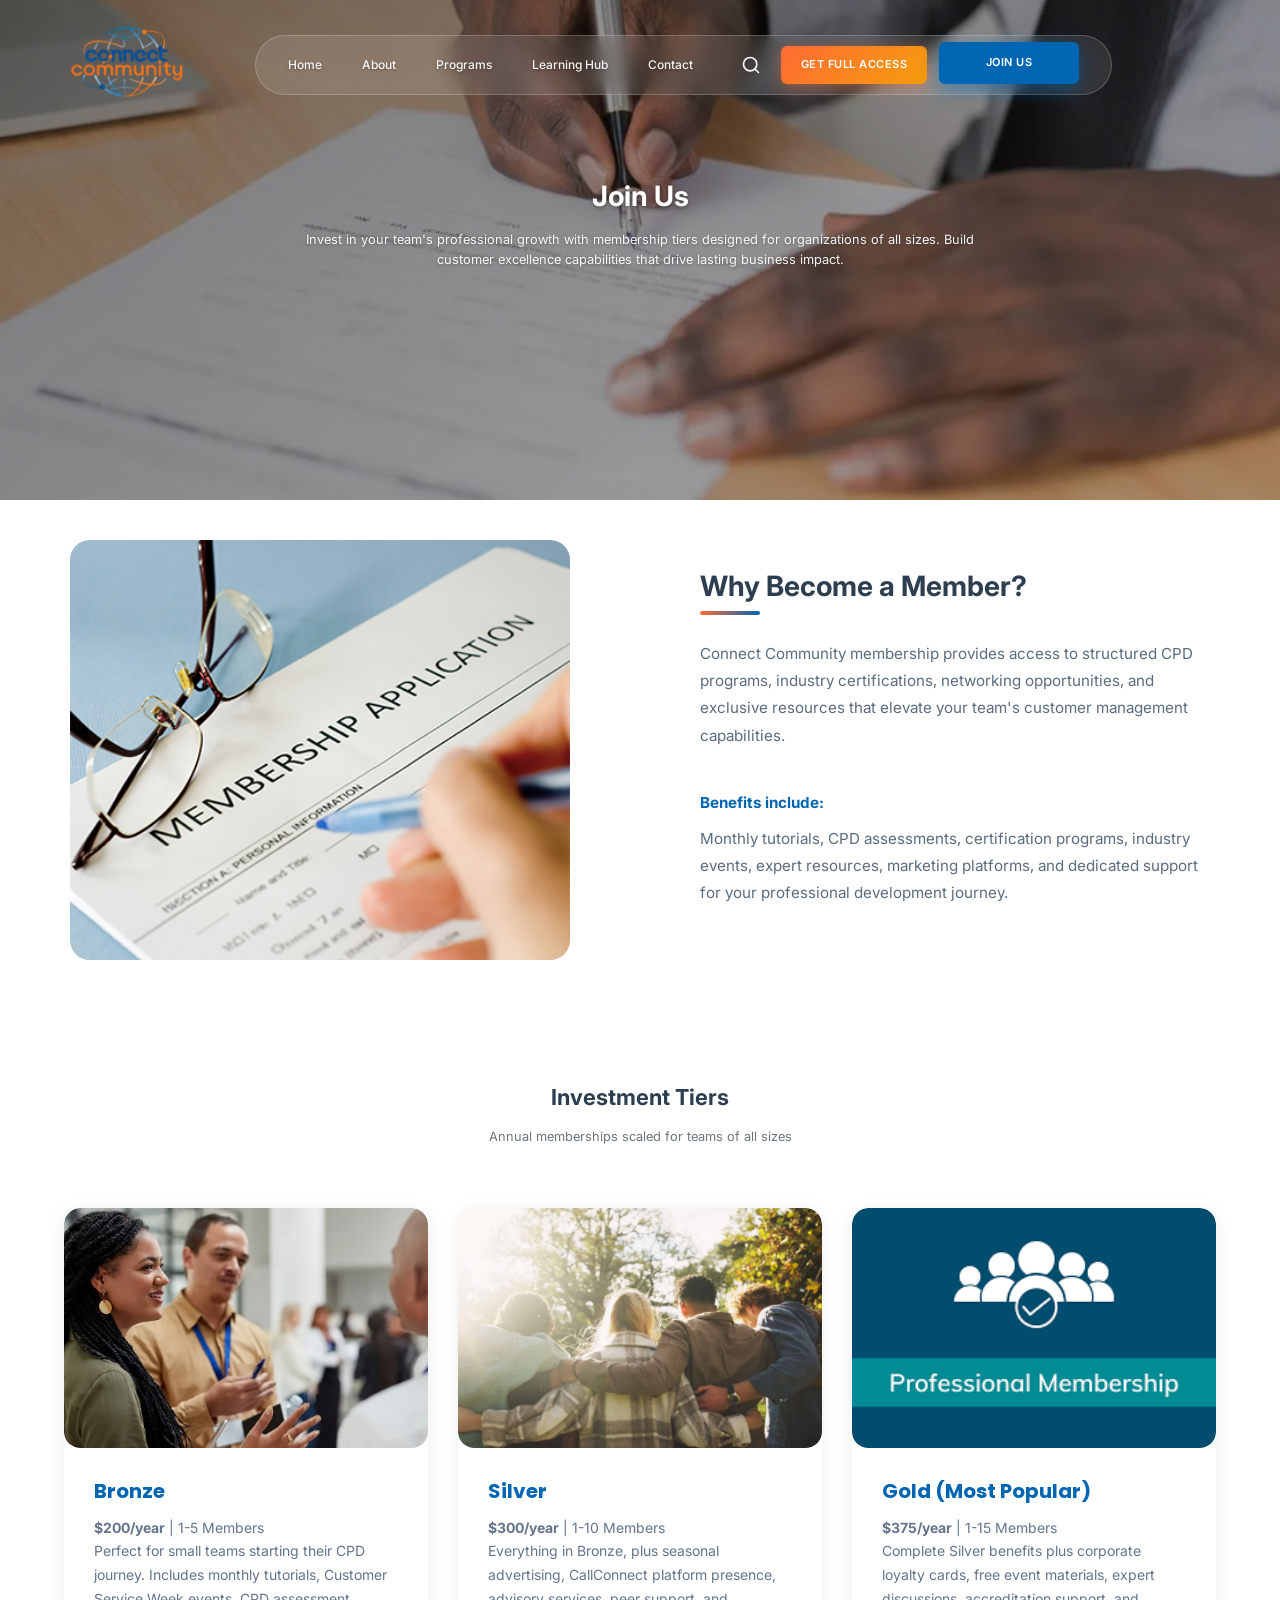
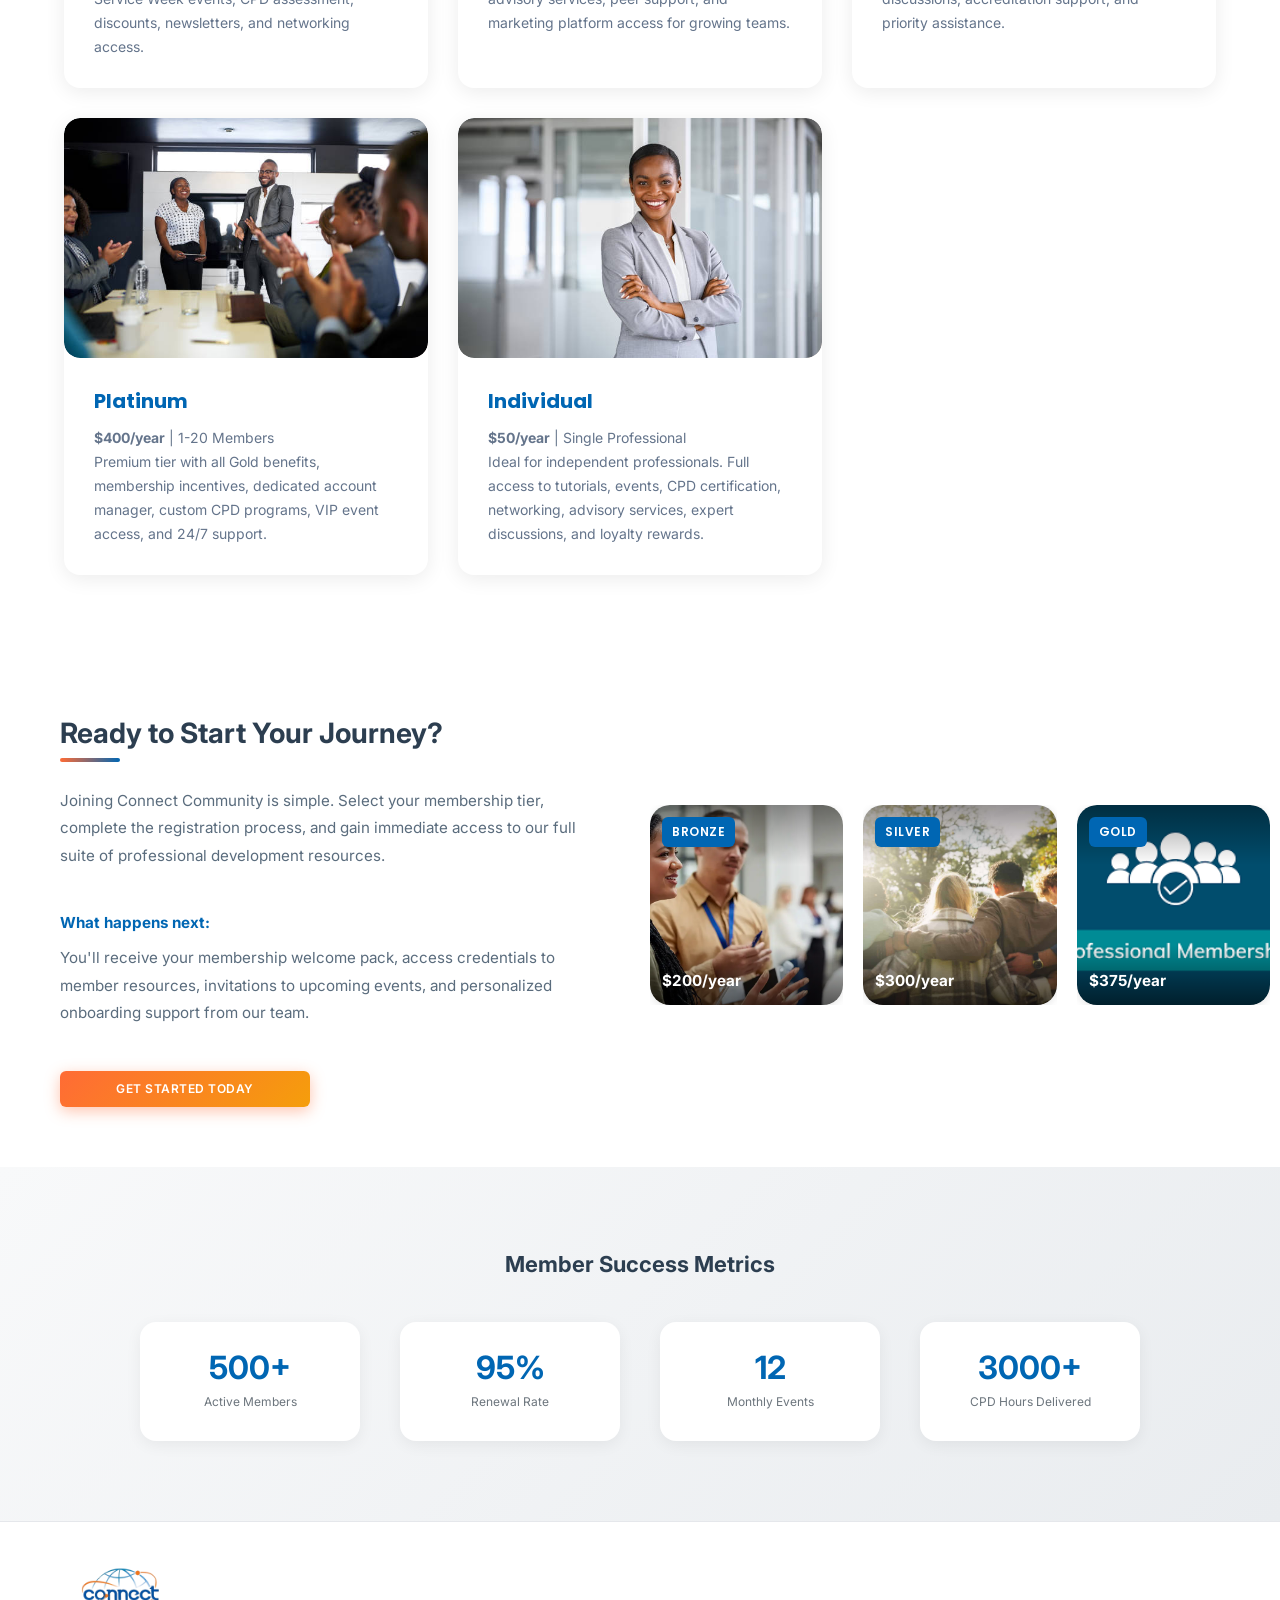
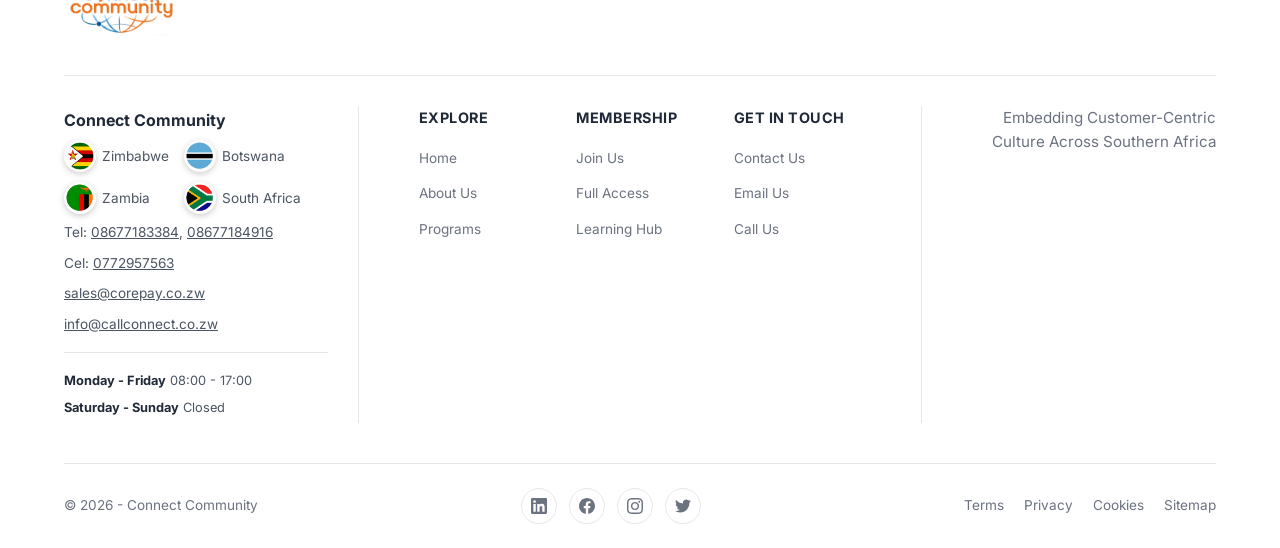
<file: joinus.html>
<!DOCTYPE html>
<html lang="en">
<head>
    <meta charset="UTF-8">
    <meta name="viewport" content="width=device-width, initial-scale=1.0">
    <meta name="description" content="Join Connect Community - Professional Development Membership">
    <title>Join Us - Connect Community</title>
    <link rel="icon" type="image/png" href="assets/img/logo.png">
    <link rel="stylesheet" href="assets/css/style.css?v=43">
    <link rel="preconnect" href="https://fonts.googleapis.com">
    <link rel="preconnect" href="https://fonts.gstatic.com" crossorigin>
    <link href="https://fonts.googleapis.com/css2?family=Inter:wght@300;400;500;600;700;800&family=Poppins:wght@600;700;800&family=Playfair+Display:wght@400;500;600;700;800&display=swap" rel="stylesheet">
</head>
<body>
    <!-- Navigation -->
    <nav class="navbar" id="navbar">
        <div class="container">
            <div class="nav-wrapper">
                <div class="logo">
                    <img src="assets/img/logo.png" alt="Connect Community Logo">
                </div>
                <button class="mobile-toggle" id="mobileToggle">
                    <svg width="24" height="24" viewBox="0 0 24 24" fill="none" xmlns="http://www.w3.org/2000/svg">
                        <path class="line line-1" d="M3 6h18" stroke="currentColor" stroke-width="2" stroke-linecap="round"/>
                        <path class="line line-2" d="M3 12h18" stroke="currentColor" stroke-width="2" stroke-linecap="round"/>
                        <path class="line line-3" d="M3 18h18" stroke="currentColor" stroke-width="2" stroke-linecap="round"/>
                    </svg>
                </button>
                <div class="nav-content">
                    <ul class="nav-menu" id="navMenu">
                        <li><a href="index.html" class="nav-link">Home</a></li>
                        <li class="nav-dropdown">
                            <span class="nav-link dropdown-trigger">About</span>
                            <ul class="dropdown-menu">
                                <li><a href="about.html">Who we are</a></li>
                                <li><a href="members.html">Our Members</a></li>
                            </ul>
                        </li>
                        <li><a href="programs.html" class="nav-link">Programs</a></li>
                        <li><a href="learninghub.html" class="nav-link">Learning Hub</a></li>
                        <li><a href="getintouch.html" class="nav-link">Contact</a></li>
                        <li class="nav-menu-actions">
                            <a href="fullaccess.html" class="btn btn-primary">Get full access</a>
                            <a href="joinus.html" class="btn btn-secondary active">Join us</a>
                        </li>
                    </ul>
                    <div class="nav-actions">
                        <button class="search-toggle" id="searchToggle" aria-label="Search">
                            <svg width="20" height="20" viewBox="0 0 24 24" fill="none" xmlns="http://www.w3.org/2000/svg">
                                <circle cx="11" cy="11" r="8" stroke="currentColor" stroke-width="2"/>
                                <path d="M21 21l-4.35-4.35" stroke="currentColor" stroke-width="2" stroke-linecap="round"/>
                            </svg>
                        </button>
                        <a href="fullaccess.html" class="btn btn-primary">Get full access</a>
                        <a href="joinus.html" class="btn btn-secondary active">Join us</a>
                    </div>
                </div>
            </div>
        </div>
    </nav>

    <!-- Membership Hero Section -->
    <section class="about-hero-light hero-joinus">
        <div class="container">
            <div class="about-hero-content">
                <h1 class="about-hero-title">Join Us</h1>
                <p class="about-hero-subtitle">Invest in your team's professional growth with membership tiers designed for organizations of all sizes. Build customer excellence capabilities that drive lasting business impact.</p>
            </div>
        </div>
    </section>

    <!-- Wide Photo Card - Membership Benefits -->
    <section class="wide-photo-card-section">
        <div class="wide-photo-card">
            <div class="wide-photo-image">
                <img src="assets/img/why becoming a member.jpg" alt="Membership Benefits">
            </div>
            <div class="wide-photo-content">
                <h2>Why Become a Member?</h2>
                <p>Connect Community membership provides access to structured CPD programs, industry certifications, networking opportunities, and exclusive resources that elevate your team's customer management capabilities.</p>
                <p><strong>Benefits include:</strong> Monthly tutorials, CPD assessments, certification programs, industry events, expert resources, marketing platforms, and dedicated support for your professional development journey.</p>
            </div>
        </div>
    </section>

    <!-- Membership Tiers Section -->
    <section class="offerings-light-section">
        <div class="container">
            <div class="section-header-center">
                <h2>Investment Tiers</h2>
                <p>Annual memberships scaled for teams of all sizes</p>
            </div>
            <div class="offerings-grid-light">
                <!-- Bronze Tier -->
                <div class="offering-card-light">
                    <div class="offering-card-image">
                        <img src="assets/img/bronze-tier.jpg" alt="Bronze Membership">
                    </div>
                    <div class="offering-card-content">
                        <h3>Bronze</h3>
                        <p><strong>$200/year</strong> | 1-5 Members</p>
                        <p>Perfect for small teams starting their CPD journey. Includes monthly tutorials, Customer Service Week events, CPD assessment, discounts, newsletters, and networking access.</p>
                    </div>
                </div>

                <!-- Silver Tier -->
                <div class="offering-card-light">
                    <div class="offering-card-image">
                        <img src="assets/img/silver-tier.jpg" alt="Silver Membership">
                    </div>
                    <div class="offering-card-content">
                        <h3>Silver</h3>
                        <p><strong>$300/year</strong> | 1-10 Members</p>
                        <p>Everything in Bronze, plus seasonal advertising, CallConnect platform presence, advisory services, peer support, and marketing platform access for growing teams.</p>
                    </div>
                </div>

                <!-- Gold Tier -->
                <div class="offering-card-light">
                    <div class="offering-card-image">
                        <img src="assets/img/gold-tier.jpg" alt="Gold Membership">
                    </div>
                    <div class="offering-card-content">
                        <h3>Gold (Most Popular)</h3>
                        <p><strong>$375/year</strong> | 1-15 Members</p>
                        <p>Complete Silver benefits plus corporate loyalty cards, free event materials, expert discussions, accreditation support, and priority assistance.</p>
                    </div>
                </div>

                <!-- Platinum Tier -->
                <div class="offering-card-light">
                    <div class="offering-card-image">
                        <img src="assets/img/platinum-tier.jpg" alt="Platinum Membership">
                    </div>
                    <div class="offering-card-content">
                        <h3>Platinum</h3>
                        <p><strong>$400/year</strong> | 1-20 Members</p>
                        <p>Premium tier with all Gold benefits, membership incentives, dedicated account manager, custom CPD programs, VIP event access, and 24/7 support.</p>
                    </div>
                </div>

                <!-- Individual Tier -->
                <div class="offering-card-light">
                    <div class="offering-card-image">
                        <img src="assets/img/individual-tier.jpg" alt="Individual Membership">
                    </div>
                    <div class="offering-card-content">
                        <h3>Individual</h3>
                        <p><strong>$50/year</strong> | Single Professional</p>
                        <p>Ideal for independent professionals. Full access to tutorials, events, CPD certification, networking, advisory services, expert discussions, and loyalty rewards.</p>
                    </div>
                </div>
            </div>
        </div>
    </section>

    <!-- Wide Photo Card - How to Join -->
    <section class="wide-photo-card-section">
        <div class="wide-photo-card reverse">
            <div class="wide-photo-content">
                <h2>Ready to Start Your Journey?</h2>
                <p>Joining Connect Community is simple. Select your membership tier, complete the registration process, and gain immediate access to our full suite of professional development resources.</p>
                <p><strong>What happens next:</strong> You'll receive your membership welcome pack, access credentials to member resources, invitations to upcoming events, and personalized onboarding support from our team.</p>
                <a href="getintouch.html" class="btn btn-primary" style="margin-top: 20px;">Get Started Today</a>
            </div>
            <div class="wide-photo-image" style="padding: 10px; overflow: visible;">
                <!-- Membership Carousel -->
                <div style="position: relative; width: 100%; max-width: 650px;">
                    <div style="overflow: hidden;">
                        <div class="carousel-track" id="carouselTrack" style="display: flex; gap: 20px; transition: transform 0.5s cubic-bezier(0.25, 1, 0.5, 1);">
                            <!-- Card 1 - Bronze -->
                            <div class="membership-card" style="width: calc((100% - 40px) / 3); min-width: calc((100% - 40px) / 3); flex-shrink: 0;">
                                <div class="card-image" style="position: relative; width: 100%; height: 200px; overflow: hidden; border-radius: 20px; box-shadow: 0 2px 8px rgba(0,0,0,0.1);">
                                    <img src="assets/img/bronze-tier.jpg" alt="Bronze" style="width: 100%; height: 100%; object-fit: cover;">
                                    <div style="position: absolute; top: 0; left: 0; right: 0; bottom: 0; background: linear-gradient(to bottom, rgba(0,0,0,0.4) 0%, transparent 30%, transparent 70%, rgba(0,0,0,0.6) 100%);"></div>
                                    <div style="position: absolute; top: 12px; left: 12px; background: #0066b3; padding: 5px 10px; border-radius: 6px;">
                                        <h4 style="color: white; font-size: 0.75rem; margin: 0; font-family: var(--font-headings); font-weight: 600; text-transform: uppercase; letter-spacing: 0.5px;">Bronze</h4>
                                    </div>
                                    <div style="position: absolute; bottom: 12px; left: 12px;">
                                        <p style="color: white; font-size: 0.95rem; margin: 0; font-weight: 700;">$200/year</p>
                                    </div>
                                </div>
                            </div>
                            
                            <!-- Card 2 - Silver -->
                            <div class="membership-card" style="width: calc((100% - 40px) / 3); min-width: calc((100% - 40px) / 3); flex-shrink: 0;">
                                <div class="card-image" style="position: relative; width: 100%; height: 200px; overflow: hidden; border-radius: 20px; box-shadow: 0 2px 8px rgba(0,0,0,0.1);">
                                    <img src="assets/img/silver-tier.jpg" alt="Silver" style="width: 100%; height: 100%; object-fit: cover;">
                                    <div style="position: absolute; top: 0; left: 0; right: 0; bottom: 0; background: linear-gradient(to bottom, rgba(0,0,0,0.4) 0%, transparent 30%, transparent 70%, rgba(0,0,0,0.6) 100%);"></div>
                                    <div style="position: absolute; top: 12px; left: 12px; background: #0066b3; padding: 5px 10px; border-radius: 6px;">
                                        <h4 style="color: white; font-size: 0.75rem; margin: 0; font-family: var(--font-headings); font-weight: 600; text-transform: uppercase; letter-spacing: 0.5px;">Silver</h4>
                                    </div>
                                    <div style="position: absolute; bottom: 12px; left: 12px;">
                                        <p style="color: white; font-size: 0.95rem; margin: 0; font-weight: 700;">$300/year</p>
                                    </div>
                                </div>
                            </div>
                            
                            <!-- Card 3 - Gold -->
                            <div class="membership-card" style="width: calc((100% - 40px) / 3); min-width: calc((100% - 40px) / 3); flex-shrink: 0;">
                                <div class="card-image" style="position: relative; width: 100%; height: 200px; overflow: hidden; border-radius: 20px; box-shadow: 0 2px 8px rgba(0,0,0,0.1);">
                                    <img src="assets/img/gold-tier.jpg" alt="Gold" style="width: 100%; height: 100%; object-fit: cover;">
                                    <div style="position: absolute; top: 0; left: 0; right: 0; bottom: 0; background: linear-gradient(to bottom, rgba(0,0,0,0.4) 0%, transparent 30%, transparent 70%, rgba(0,0,0,0.6) 100%);"></div>
                                    <div style="position: absolute; top: 12px; left: 12px; background: #0066b3; padding: 5px 10px; border-radius: 6px;">
                                        <h4 style="color: white; font-size: 0.75rem; margin: 0; font-family: var(--font-headings); font-weight: 600; text-transform: uppercase; letter-spacing: 0.5px;">Gold</h4>
                                    </div>
                                    <div style="position: absolute; bottom: 12px; left: 12px;">
                                        <p style="color: white; font-size: 0.95rem; margin: 0; font-weight: 700;">$375/year</p>
                                    </div>
                                </div>
                            </div>
                            
                            <!-- Card 4 - Platinum -->
                            <div class="membership-card" style="width: calc((100% - 40px) / 3); min-width: calc((100% - 40px) / 3); flex-shrink: 0;">
                                <div class="card-image" style="position: relative; width: 100%; height: 200px; overflow: hidden; border-radius: 20px; box-shadow: 0 2px 8px rgba(0,0,0,0.1);">
                                    <img src="assets/img/platinum-tier.jpg" alt="Platinum" style="width: 100%; height: 100%; object-fit: cover;">
                                    <div style="position: absolute; top: 0; left: 0; right: 0; bottom: 0; background: linear-gradient(to bottom, rgba(0,0,0,0.4) 0%, transparent 30%, transparent 70%, rgba(0,0,0,0.6) 100%);"></div>
                                    <div style="position: absolute; top: 12px; left: 12px; background: #0066b3; padding: 5px 10px; border-radius: 6px;">
                                        <h4 style="color: white; font-size: 0.75rem; margin: 0; font-family: var(--font-headings); font-weight: 600; text-transform: uppercase; letter-spacing: 0.5px;">Platinum</h4>
                                    </div>
                                    <div style="position: absolute; bottom: 12px; left: 12px;">
                                        <p style="color: white; font-size: 0.95rem; margin: 0; font-weight: 700;">$400/year</p>
                                    </div>
                                </div>
                            </div>
                            
                            <!-- Card 5 - Individual -->
                            <div class="membership-card" style="width: calc((100% - 40px) / 3); min-width: calc((100% - 40px) / 3); flex-shrink: 0;">
                                <div class="card-image" style="position: relative; width: 100%; height: 200px; overflow: hidden; border-radius: 20px; box-shadow: 0 2px 8px rgba(0,0,0,0.1);">
                                    <img src="assets/img/individual-tier.jpg" alt="Individual" style="width: 100%; height: 100%; object-fit: cover;">
                                    <div style="position: absolute; top: 0; left: 0; right: 0; bottom: 0; background: linear-gradient(to bottom, rgba(0,0,0,0.4) 0%, transparent 30%, transparent 70%, rgba(0,0,0,0.6) 100%);"></div>
                                    <div style="position: absolute; top: 12px; left: 12px; background: #0066b3; padding: 5px 10px; border-radius: 6px;">
                                        <h4 style="color: white; font-size: 0.75rem; margin: 0; font-family: var(--font-headings); font-weight: 600; text-transform: uppercase; letter-spacing: 0.5px;">Individual</h4>
                                    </div>
                                    <div style="position: absolute; bottom: 12px; left: 12px;">
                                        <p style="color: white; font-size: 0.95rem; margin: 0; font-weight: 700;">$50/year</p>
                                    </div>
                                </div>
                            </div>
                        </div>
                    </div>
                    
                    <!-- Navigation Buttons -->
                    <button class="carousel-btn prev-btn" id="prevBtn" style="display: none; position: absolute; top: 50%; left: -20px; transform: translateY(-50%); background: white; border: 1px solid rgba(0, 102, 179, 0.1); width: 40px; height: 40px; border-radius: 50%; align-items: center; justify-content: center; cursor: pointer; box-shadow: 0 4px 12px rgba(0, 0, 0, 0.1); z-index: 10; transition: all 0.3s ease;">
                        <svg xmlns="http://www.w3.org/2000/svg" fill="none" viewBox="0 0 24 24" stroke="currentColor" style="width: 20px; height: 20px; color: #0066b3; stroke-width: 2;">
                            <path stroke-linecap="round" stroke-linejoin="round" d="M15 19l-7-7 7-7" />
                        </svg>
                    </button>
                    <button class="carousel-btn next-btn" id="nextBtn" style="display: none; position: absolute; top: 50%; right: -20px; transform: translateY(-50%); background: white; border: 1px solid rgba(0, 102, 179, 0.1); width: 40px; height: 40px; border-radius: 50%; align-items: center; justify-content: center; cursor: pointer; box-shadow: 0 4px 12px rgba(0, 0, 0, 0.1); z-index: 10; transition: all 0.3s ease;">
                        <svg xmlns="http://www.w3.org/2000/svg" fill="none" viewBox="0 0 24 24" stroke="currentColor" style="width: 20px; height: 20px; color: #0066b3; stroke-width: 2;">
                            <path stroke-linecap="round" stroke-linejoin="round" d="M9 5l7 7-7 7" />
                        </svg>
                    </button>
                    
                    <!-- Indicators (Hidden for Continuous Movement) -->
                    <div class="carousel-indicators" id="carouselIndicators" style="display: none;">
                        <button class="indicator active" data-index="0" style="width: 10px; height: 10px; border-radius: 50%; background: #0066b3; border: none; cursor: pointer; padding: 0; transition: all 0.3s ease;"></button>
                        <button class="indicator" data-index="1" style="width: 10px; height: 10px; border-radius: 50%; background: #cbd5e1; border: none; cursor: pointer; padding: 0; transition: all 0.3s ease;"></button>
                        <button class="indicator" data-index="2" style="width: 10px; height: 10px; border-radius: 50%; background: #cbd5e1; border: none; cursor: pointer; padding: 0; transition: all 0.3s ease;"></button>
                    </div>
                </div>
            </div>
        </div>
    </section>

    <!-- Membership Benefits Stats -->
    <section class="success-stats-light-section">
        <div class="container">
            <h2 class="stats-title-light">Member Success Metrics</h2>
            
            <div class="stats-grid-light">
                <div class="stat-item-light">
                    <h3 class="stat-number-light">500+</h3>
                    <p class="stat-label-light">Active Members</p>
                </div>
                <div class="stat-item-light">
                    <h3 class="stat-number-light">95%</h3>
                    <p class="stat-label-light">Renewal Rate</p>
                </div>
                <div class="stat-item-light">
                    <h3 class="stat-number-light">12</h3>
                    <p class="stat-label-light">Monthly Events</p>
                </div>
                <div class="stat-item-light">
                    <h3 class="stat-number-light">3000+</h3>
                    <p class="stat-label-light">CPD Hours Delivered</p>
                </div>
            </div>
        </div>
    </section>

    <!-- Scroll to Top Button -->
    <button id="scrollToTop" class="scroll-to-top" aria-label="Scroll to top" onclick="window.scrollTo({top: 0, behavior: 'smooth'});">
        <svg xmlns="http://www.w3.org/2000/svg" fill="none" viewBox="0 0 24 24" stroke="currentColor">
            <path stroke-linecap="round" stroke-linejoin="round" stroke-width="2.5" d="M12 19V5M12 5l-5 5M12 5l5 5" />
        </svg>
    </button>

    <!-- Footer -->
    <footer class="footer">
        <div class="container">
            <div class="footer-logo-section">
                <img src="assets/img/logo.png" alt="Connect Community Logo" class="footer-logo">
            </div>
            
            <div class="footer-main">
                <div class="footer-left">
                    <div class="footer-info">
                        <p class="footer-company">Connect Community</p>
                        <p style="display: grid; grid-template-columns: repeat(2, auto); gap: 10px 15px; justify-content: start;">
                            <span style="display: flex; align-items: center; gap: 6px;">
                                <img src="assets/img/flags/zimbabwe.png" alt="Zimbabwe" style="width: 32px; height: 32px; border-radius: 50%; object-fit: cover; box-shadow: 0 2px 6px rgba(0,0,0,0.2);">
                                <span>Zimbabwe</span>
                            </span>
                            <span style="display: flex; align-items: center; gap: 6px;">
                                <img src="assets/img/flags/botswana.png" alt="Botswana" style="width: 32px; height: 32px; border-radius: 50%; object-fit: cover; box-shadow: 0 2px 6px rgba(0,0,0,0.2);">
                                <span>Botswana</span>
                            </span>
                            <span style="display: flex; align-items: center; gap: 6px;">
                                <img src="assets/img/flags/zambia.png" alt="Zambia" style="width: 32px; height: 32px; border-radius: 50%; object-fit: cover; box-shadow: 0 2px 6px rgba(0,0,0,0.2);">
                                <span>Zambia</span>
                            </span>
                            <span style="display: flex; align-items: center; gap: 6px;">
                                <img src="assets/img/flags/southafrica.png" alt="South Africa" style="width: 32px; height: 32px; border-radius: 50%; object-fit: cover; box-shadow: 0 2px 6px rgba(0,0,0,0.2);">
                                <span>South Africa</span>
                            </span>
                        </p>
                        <p>Tel: <a href="tel:08677183384" style="color: inherit; text-decoration: underline;">08677183384</a>, <a href="tel:08677184916" style="color: inherit; text-decoration: underline;">08677184916</a></p>
                        <p>Cel: <a href="tel:0772957563" style="color: inherit; text-decoration: underline;">0772957563</a></p>
                        <p><a href="mailto:sales@corepay.co.zw" style="color: inherit; text-decoration: underline;">sales@corepay.co.zw</a></p>
                        <p><a href="mailto:info@callconnect.co.zw" style="color: inherit; text-decoration: underline;">info@callconnect.co.zw</a></p>
                        <div class="footer-hours">
                            <p><strong>Monday - Friday</strong> 08:00 - 17:00</p>
                            <p><strong>Saturday - Sunday</strong> Closed</p>
                        </div>
                    </div>
                </div>
                
                <div class="footer-links">
                    <div class="footer-col">
                        <h4>Explore</h4>
                        <ul>
                            <li><a href="index.html">Home</a></li>
                            <li><a href="about.html">About Us</a></li>
                            <li><a href="programs.html">Programs</a></li>
                        </ul>
                    </div>
                    
                    <div class="footer-col">
                        <h4>Membership</h4>
                        <ul>
                            <li><a href="joinus.html">Join Us</a></li>
                            <li><a href="fullaccess.html">Full Access</a></li>
                            <li><a href="learninghub.html">Learning Hub</a></li>
                        </ul>
                    </div>
                    
                    <div class="footer-col">
                        <h4>Get In Touch</h4>
                        <ul>
                            <li><a href="getintouch.html">Contact Us</a></li>
                            <li><a href="mailto:sales@corepay.co.zw">Email Us</a></li>
                            <li><a href="tel:08677183384">Call Us</a></li>
                        </ul>
                    </div>
                </div>
                
                <div class="footer-right">
                    <p class="footer-tagline">Embedding Customer-Centric<br>Culture Across Southern Africa</p>
                </div>
            </div>
            
            <div class="footer-bottom">
                <div class="footer-bottom-left">
                    <p>&copy; 2026 - Connect Community</p>
                </div>
                <div class="footer-bottom-center">
                    <div class="footer-social">
                        <a href="#" aria-label="LinkedIn">
                            <svg xmlns="http://www.w3.org/2000/svg" fill="currentColor" viewBox="0 0 24 24">
                                <path d="M20.447 20.452h-3.554v-5.569c0-1.328-.027-3.037-1.852-3.037-1.853 0-2.136 1.445-2.136 2.939v5.667H9.351V9h3.414v1.561h.046c.477-.9 1.637-1.85 3.37-1.85 3.601 0 4.267 2.37 4.267 5.455v6.286zM5.337 7.433c-1.144 0-2.063-.926-2.063-2.065 0-1.138.92-2.063 2.063-2.063 1.14 0 2.064.925 2.064 2.063 0 1.139-.925 2.065-2.064 2.065zm1.782 13.019H3.555V9h3.564v11.452zM22.225 0H1.771C.792 0 0 .774 0 1.729v20.542C0 23.227.792 24 1.771 24h20.451C23.2 24 24 23.227 24 22.271V1.729C24 .774 23.2 0 22.222 0h.003z"/>
                            </svg>
                        </a>
                        <a href="#" aria-label="Facebook">
                            <svg xmlns="http://www.w3.org/2000/svg" fill="currentColor" viewBox="0 0 24 24">
                                <path d="M24 12.073c0-6.627-5.373-12-12-12s-12 5.373-12 12c0 5.99 4.388 10.954 10.125 11.854v-8.385H7.078v-3.47h3.047V9.43c0-3.007 1.792-4.669 4.533-4.669 1.312 0 2.686.235 2.686.235v2.953H15.83c-1.491 0-1.956.925-1.956 1.874v2.25h3.328l-.532 3.47h-2.796v8.385C19.612 23.027 24 18.062 24 12.073z"/>
                            </svg>
                        </a>
                        <a href="#" aria-label="Instagram">
                            <svg xmlns="http://www.w3.org/2000/svg" fill="currentColor" viewBox="0 0 24 24">
                                <path d="M12 0C8.74 0 8.333.015 7.053.072 5.775.132 4.905.333 4.14.63c-.789.306-1.459.717-2.126 1.384S.935 3.35.63 4.14C.333 4.905.131 5.775.072 7.053.012 8.333 0 8.74 0 12s.015 3.667.072 4.947c.06 1.277.261 2.148.558 2.913.306.788.717 1.459 1.384 2.126.667.666 1.336 1.079 2.126 1.384.766.296 1.636.499 2.913.558C8.333 23.988 8.74 24 12 24s3.667-.015 4.947-.072c1.277-.06 2.148-.262 2.913-.558.788-.306 1.459-.718 2.126-1.384.666-.667 1.079-1.335 1.384-2.126.296-.765.499-1.636.558-2.913.06-1.28.072-1.687.072-4.947s-.015-3.667-.072-4.947c-.06-1.277-.262-2.149-.558-2.913-.306-.789-.718-1.459-1.384-2.126C21.319 1.347 20.651.935 19.86.63c-.765-.297-1.636-.499-2.913-.558C15.667.012 15.26 0 12 0zm0 2.16c3.203 0 3.585.016 4.85.071 1.17.055 1.805.249 2.227.415.562.217.96.477 1.382.896.419.42.679.819.896 1.381.164.422.36 1.057.413 2.227.057 1.266.07 1.646.07 4.85s-.015 3.585-.074 4.85c-.061 1.17-.256 1.805-.421 2.227-.224.562-.479.96-.899 1.382-.419.419-.824.679-1.38.896-.42.164-1.065.36-2.235.413-1.274.057-1.649.07-4.859.07-3.211 0-3.586-.015-4.859-.074-1.171-.061-1.816-.256-2.236-.421-.569-.224-.96-.479-1.379-.899-.421-.419-.69-.824-.9-1.38-.165-.42-.359-1.065-.42-2.235-.045-1.26-.061-1.649-.061-4.844 0-3.196.016-3.586.061-4.861.061-1.17.255-1.814.42-2.234.21-.57.479-.96.9-1.381.419-.419.81-.689 1.379-.898.42-.166 1.051-.361 2.221-.421 1.275-.045 1.65-.06 4.859-.06l.045.03zm0 3.678c-3.405 0-6.162 2.76-6.162 6.162 0 3.405 2.76 6.162 6.162 6.162 3.405 0 6.162-2.76 6.162-6.162 0-3.405-2.76-6.162-6.162-6.162zM12 16c-2.21 0-4-1.79-4-4s1.79-4 4-4 4 1.79 4 4-1.79 4-4 4zm7.846-10.405c0 .795-.646 1.44-1.44 1.44-.795 0-1.44-.646-1.44-1.44 0-.794.646-1.439 1.44-1.439.793-.001 1.44.645 1.44 1.439z"/>
                            </svg>
                        </a>
                        <a href="#" aria-label="Twitter">
                            <svg xmlns="http://www.w3.org/2000/svg" fill="currentColor" viewBox="0 0 24 24">
                                <path d="M23.953 4.57a10 10 0 01-2.825.775 4.958 4.958 0 002.163-2.723c-.951.555-2.005.959-3.127 1.184a4.92 4.92 0 00-8.384 4.482C7.69 8.095 4.067 6.13 1.64 3.162a4.822 4.822 0 00-.666 2.475c0 1.71.87 3.213 2.188 4.096a4.904 4.904 0 01-2.228-.616v.06a4.923 4.923 0 003.946 4.827 4.996 4.996 0 01-2.212.085 4.936 4.936 0 004.604 3.417 9.867 9.867 0 01-6.102 2.105c-.39 0-.779-.023-1.17-.067a13.995 13.995 0 007.557 2.209c9.053 0 13.998-7.496 13.998-13.985 0-.21 0-.42-.015-.63A9.935 9.935 0 0024 4.59z"/>
                            </svg>
                        </a>
                    </div>
                </div>
                <div class="footer-bottom-right">
                    <a href="#">Terms</a>
                    <a href="#">Privacy</a>
                    <a href="#">Cookies</a>
                    <a href="#">Sitemap</a>
                </div>
            </div>
        </div>
    </footer>

    <!-- Search Modal -->
    <div class="search-modal" id="searchModal">
        <div class="search-modal-content">
            <button class="search-close" id="searchClose">&times;</button>
            <div class="search-box">
                <svg width="24" height="24" viewBox="0 0 24 24" fill="none" xmlns="http://www.w3.org/2000/svg">
                    <circle cx="11" cy="11" r="8" stroke="currentColor" stroke-width="2"/>
                    <path d="M21 21l-4.35-4.35" stroke="currentColor" stroke-width="2" stroke-linecap="round"/>
                </svg>
                <input type="text" id="searchInput" placeholder="Search the website..." autocomplete="off">
            </div>
            <div class="search-results" id="searchResults"></div>
        </div>
    </div>

    <script src="assets/js/main.js"></script>
    <script>
        window.onscroll = function() {
            var btn = document.getElementById('scrollToTop');
            if (window.scrollY > 50) {
                btn.classList.add('visible');
            } else {
                btn.classList.remove('visible');
            }
        };
    </script>
</body>
</html>
</file>
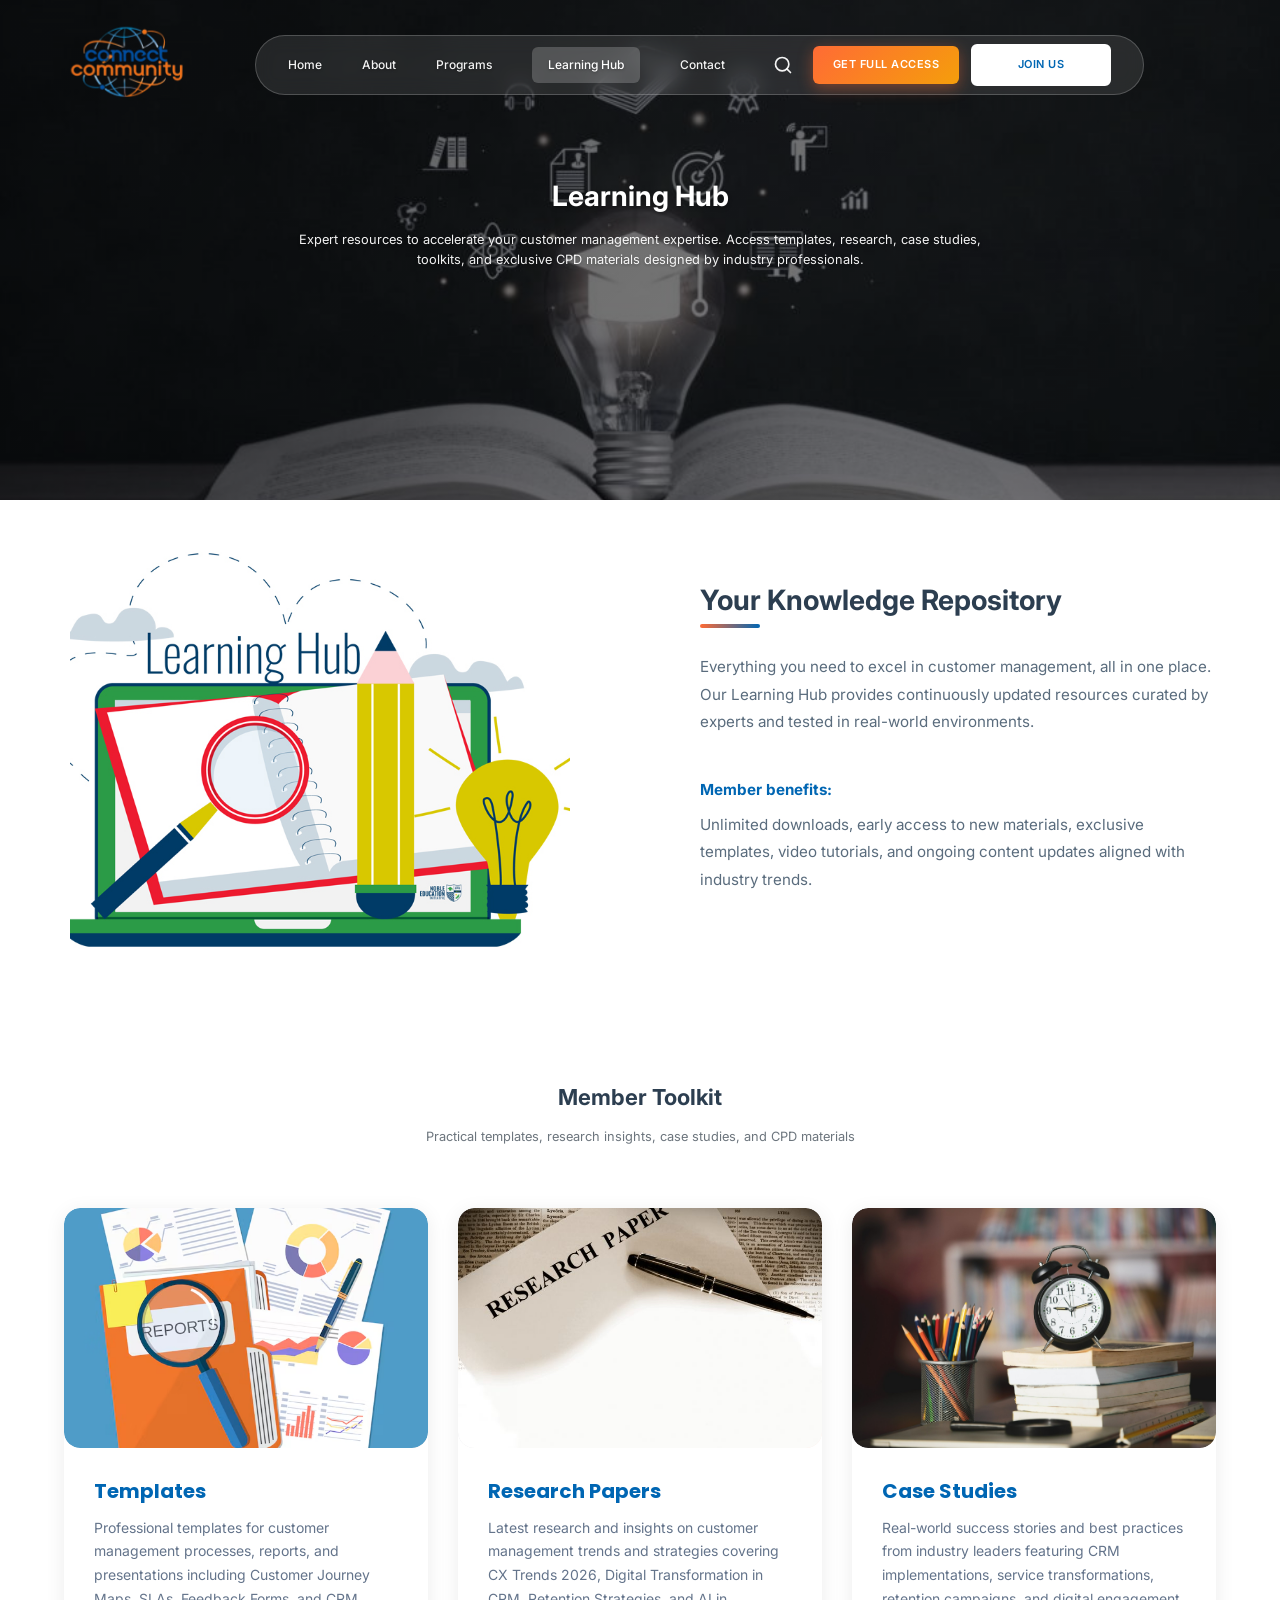
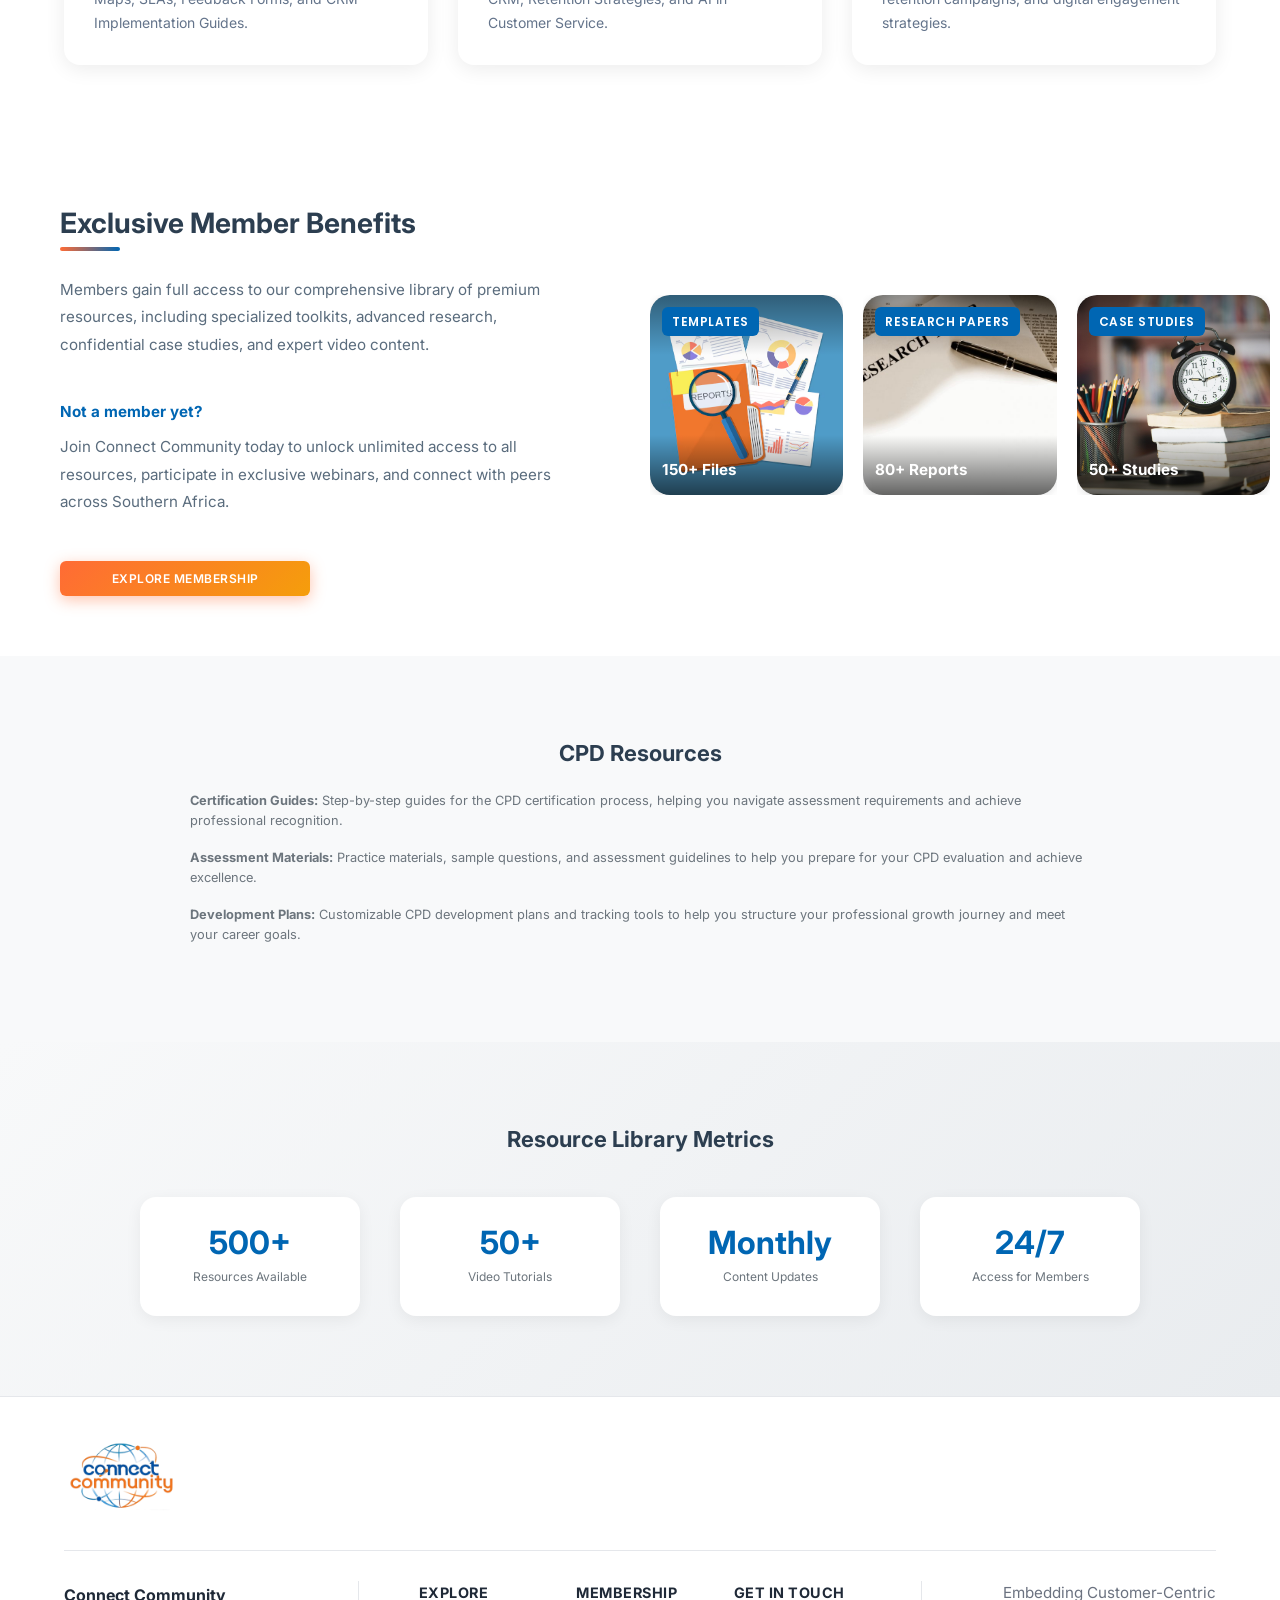
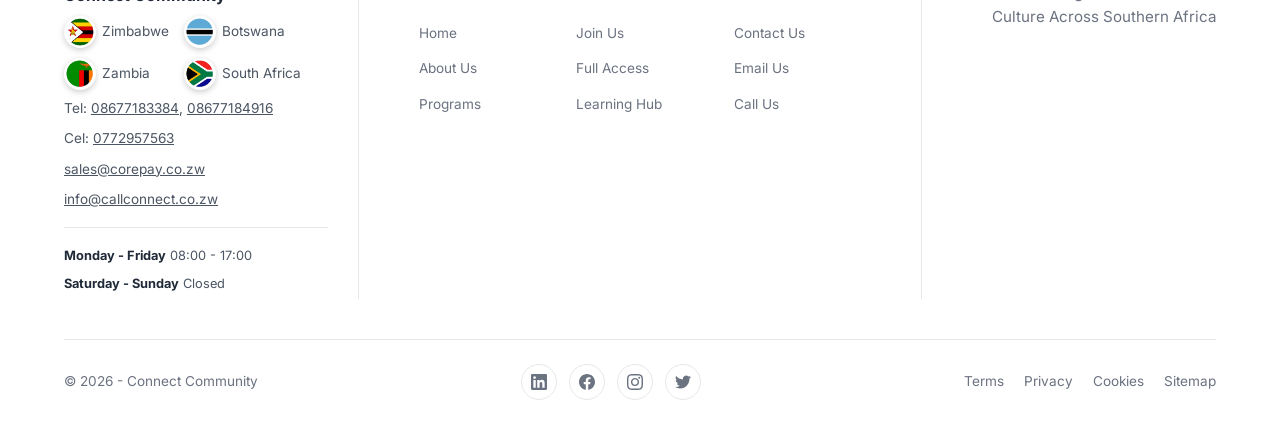
<file: learninghub.html>
<!DOCTYPE html>
<html lang="en">
<head>
    <meta charset="UTF-8">
    <meta name="viewport" content="width=device-width, initial-scale=1.0">
    <meta name="description" content="Connect Community Learning Hub - Resources & Materials">
    <title>Learning Hub - Connect Community</title>
    <link rel="icon" type="image/png" href="assets/img/logo.png">
    <link rel="stylesheet" href="assets/css/style.css?v=43">
    <link rel="preconnect" href="https://fonts.googleapis.com">
    <link rel="preconnect" href="https://fonts.gstatic.com" crossorigin>
    <link href="https://fonts.googleapis.com/css2?family=Inter:wght@300;400;500;600;700;800&family=Poppins:wght@600;700;800&family=Playfair+Display:wght@400;500;600;700;800&display=swap" rel="stylesheet">
</head>
<body>
    <!-- Navigation -->
    <nav class="navbar" id="navbar">
        <div class="container">
            <div class="nav-wrapper">
                <div class="logo">
                    <img src="assets/img/logo.png" alt="Connect Community Logo">
                </div>
                <button class="mobile-toggle" id="mobileToggle">
                    <svg width="24" height="24" viewBox="0 0 24 24" fill="none" xmlns="http://www.w3.org/2000/svg">
                        <path class="line line-1" d="M3 6h18" stroke="currentColor" stroke-width="2" stroke-linecap="round"/>
                        <path class="line line-2" d="M3 12h18" stroke="currentColor" stroke-width="2" stroke-linecap="round"/>
                        <path class="line line-3" d="M3 18h18" stroke="currentColor" stroke-width="2" stroke-linecap="round"/>
                    </svg>
                </button>
                <div class="nav-content">
                    <ul class="nav-menu" id="navMenu">
                        <li><a href="index.html" class="nav-link">Home</a></li>
                        <li class="nav-dropdown">
                            <span class="nav-link dropdown-trigger">About</span>
                            <ul class="dropdown-menu">
                                <li><a href="about.html">Who we are</a></li>
                                <li><a href="members.html">Our Members</a></li>
                            </ul>
                        </li>
                        <li><a href="programs.html" class="nav-link">Programs</a></li>
                        <li><a href="learninghub.html" class="nav-link active">Learning Hub</a></li>
                        <li><a href="getintouch.html" class="nav-link">Contact</a></li>
                        <li class="nav-menu-actions">
                            <a href="fullaccess.html" class="btn btn-primary">Get full access</a>
                            <a href="joinus.html" class="btn btn-secondary">Join us</a>
                        </li>
                    </ul>
                    <div class="nav-actions">
                        <button class="search-toggle" id="searchToggle" aria-label="Search">
                            <svg width="20" height="20" viewBox="0 0 24 24" fill="none" xmlns="http://www.w3.org/2000/svg">
                                <circle cx="11" cy="11" r="8" stroke="currentColor" stroke-width="2"/>
                                <path d="M21 21l-4.35-4.35" stroke="currentColor" stroke-width="2" stroke-linecap="round"/>
                            </svg>
                        </button>
                        <a href="fullaccess.html" class="btn btn-primary">Get full access</a>
                        <a href="joinus.html" class="btn btn-secondary">Join us</a>
                    </div>
                </div>
            </div>
        </div>
    </nav>

    <!-- Resources Hero Section -->
    <section class="about-hero-light hero-learninghub">
        <div class="container">
            <div class="about-hero-content">
                <h1 class="about-hero-title">Learning Hub</h1>
                <p class="about-hero-subtitle">Expert resources to accelerate your customer management expertise. Access templates, research, case studies, toolkits, and exclusive CPD materials designed by industry professionals.</p>
            </div>
        </div>
    </section>

    <!-- Wide Photo Card - Resources Overview -->
    <section class="wide-photo-card-section">
        <div class="wide-photo-card">
            <div class="wide-photo-image">
                <img src="assets/img/learning-hub-image.jpg" alt="Learning Resources">
            </div>
            <div class="wide-photo-content">
                <h2>Your Knowledge Repository</h2>
                <p>Everything you need to excel in customer management, all in one place. Our Learning Hub provides continuously updated resources curated by experts and tested in real-world environments.</p>
                <p><strong>Member benefits:</strong> Unlimited downloads, early access to new materials, exclusive templates, video tutorials, and ongoing content updates aligned with industry trends.</p>
            </div>
        </div>
    </section>

    <!-- Resource Categories Grid -->
    <section class="offerings-light-section">
        <div class="container">
            <div class="section-header-center">
                <h2>Member Toolkit</h2>
                <p>Practical templates, research insights, case studies, and CPD materials</p>
            </div>
            <div class="offerings-grid-light">
                <!-- Templates -->
                <div class="offering-card-light">
                    <div class="offering-card-image">
                        <img src="assets/img/templates.jpg" alt="Templates">
                    </div>
                    <div class="offering-card-content">
                        <h3>Templates</h3>
                        <p>Professional templates for customer management processes, reports, and presentations including Customer Journey Maps, SLAs, Feedback Forms, and CRM Implementation Guides.</p>
                    </div>
                </div>

                <!-- Research Papers -->
                <div class="offering-card-light">
                    <div class="offering-card-image">
                        <img src="assets/img/research.jpg" alt="Research Papers">
                    </div>
                    <div class="offering-card-content">
                        <h3>Research Papers</h3>
                        <p>Latest research and insights on customer management trends and strategies covering CX Trends 2026, Digital Transformation in CRM, Retention Strategies, and AI in Customer Service.</p>
                    </div>
                </div>

                <!-- Case Studies -->
                <div class="offering-card-light">
                    <div class="offering-card-image">
                        <img src="assets/img/case-studies.jpg" alt="Case Studies">
                    </div>
                    <div class="offering-card-content">
                        <h3>Case Studies</h3>
                        <p>Real-world success stories and best practices from industry leaders featuring CRM implementations, service transformations, retention campaigns, and digital engagement strategies.</p>
                    </div>
                </div>
            </div>
        </div>
    </section>

    <!-- Wide Photo Card - Member Access -->
    <section class="wide-photo-card-section">
        <div class="wide-photo-card reverse">
            <div class="wide-photo-content">
                <h2>Exclusive Member Benefits</h2>
                <p>Members gain full access to our comprehensive library of premium resources, including specialized toolkits, advanced research, confidential case studies, and expert video content.</p>
                <p><strong>Not a member yet?</strong> Join Connect Community today to unlock unlimited access to all resources, participate in exclusive webinars, and connect with peers across Southern Africa.</p>
                <a href="joinus.html" class="btn btn-primary" style="margin-top: 20px;">Explore Membership</a>
            </div>
            <div class="wide-photo-image" style="padding: 10px; overflow: visible;">
                <!-- Learning Resources Carousel -->
                <div style="position: relative; width: 100%; max-width: 650px;">
                    <div style="overflow: hidden;">
                        <div class="carousel-track" id="carouselTrack" style="display: flex; gap: 20px; transition: transform 0.5s cubic-bezier(0.25, 1, 0.5, 1);">
                            <!-- Card 1 - Templates -->
                            <div class="membership-card" style="width: calc((100% - 40px) / 3); min-width: calc((100% - 40px) / 3); flex-shrink: 0;">
                                <div class="card-image" style="position: relative; width: 100%; height: 200px; overflow: hidden; border-radius: 20px; box-shadow: 0 2px 8px rgba(0,0,0,0.1);">
                                    <img src="assets/img/templates.jpg" alt="Templates" style="width: 100%; height: 100%; object-fit: cover;">
                                    <div style="position: absolute; top: 0; left: 0; right: 0; bottom: 0; background: linear-gradient(to bottom, rgba(0,0,0,0.4) 0%, transparent 30%, transparent 70%, rgba(0,0,0,0.6) 100%);"></div>
                                    <div style="position: absolute; top: 12px; left: 12px; background: #0066b3; padding: 5px 10px; border-radius: 6px;">
                                        <h4 style="color: white; font-size: 0.75rem; margin: 0; font-family: var(--font-headings); font-weight: 600; text-transform: uppercase; letter-spacing: 0.5px;">Templates</h4>
                                    </div>
                                    <div style="position: absolute; bottom: 12px; left: 12px;">
                                        <p style="color: white; font-size: 0.95rem; margin: 0; font-weight: 700;">150+ Files</p>
                                    </div>
                                </div>
                            </div>
                            
                            <!-- Card 2 - Research Papers -->
                            <div class="membership-card" style="width: calc((100% - 40px) / 3); min-width: calc((100% - 40px) / 3); flex-shrink: 0;">
                                <div class="card-image" style="position: relative; width: 100%; height: 200px; overflow: hidden; border-radius: 20px; box-shadow: 0 2px 8px rgba(0,0,0,0.1);">
                                    <img src="assets/img/research.jpg" alt="Research Papers" style="width: 100%; height: 100%; object-fit: cover;">
                                    <div style="position: absolute; top: 0; left: 0; right: 0; bottom: 0; background: linear-gradient(to bottom, rgba(0,0,0,0.4) 0%, transparent 30%, transparent 70%, rgba(0,0,0,0.6) 100%);"></div>
                                    <div style="position: absolute; top: 12px; left: 12px; background: #0066b3; padding: 5px 10px; border-radius: 6px;">
                                        <h4 style="color: white; font-size: 0.75rem; margin: 0; font-family: var(--font-headings); font-weight: 600; text-transform: uppercase; letter-spacing: 0.5px;">Research Papers</h4>
                                    </div>
                                    <div style="position: absolute; bottom: 12px; left: 12px;">
                                        <p style="color: white; font-size: 0.95rem; margin: 0; font-weight: 700;">80+ Reports</p>
                                    </div>
                                </div>
                            </div>
                            
                            <!-- Card 3 - Case Studies -->
                            <div class="membership-card" style="width: calc((100% - 40px) / 3); min-width: calc((100% - 40px) / 3); flex-shrink: 0;">
                                <div class="card-image" style="position: relative; width: 100%; height: 200px; overflow: hidden; border-radius: 20px; box-shadow: 0 2px 8px rgba(0,0,0,0.1);">
                                    <img src="assets/img/case-studies.jpg" alt="Case Studies" style="width: 100%; height: 100%; object-fit: cover;">
                                    <div style="position: absolute; top: 0; left: 0; right: 0; bottom: 0; background: linear-gradient(to bottom, rgba(0,0,0,0.4) 0%, transparent 30%, transparent 70%, rgba(0,0,0,0.6) 100%);"></div>
                                    <div style="position: absolute; top: 12px; left: 12px; background: #0066b3; padding: 5px 10px; border-radius: 6px;">
                                        <h4 style="color: white; font-size: 0.75rem; margin: 0; font-family: var(--font-headings); font-weight: 600; text-transform: uppercase; letter-spacing: 0.5px;">Case Studies</h4>
                                    </div>
                                    <div style="position: absolute; bottom: 12px; left: 12px;">
                                        <p style="color: white; font-size: 0.95rem; margin: 0; font-weight: 700;">50+ Studies</p>
                                    </div>
                                </div>
                            </div>
                        </div>
                    </div>
                    
                    <!-- Navigation Buttons -->
                    <button class="carousel-btn prev-btn" id="prevBtn" style="display: none; position: absolute; top: 50%; left: -20px; transform: translateY(-50%); background: white; border: 1px solid rgba(0, 102, 179, 0.1); width: 40px; height: 40px; border-radius: 50%; align-items: center; justify-content: center; cursor: pointer; box-shadow: 0 4px 12px rgba(0, 0, 0, 0.1); z-index: 10; transition: all 0.3s ease;">
                        <svg xmlns="http://www.w3.org/2000/svg" fill="none" viewBox="0 0 24 24" stroke="currentColor" style="width: 20px; height: 20px; color: #0066b3; stroke-width: 2;">
                            <path stroke-linecap="round" stroke-linejoin="round" d="M15 19l-7-7 7-7" />
                        </svg>
                    </button>
                    <button class="carousel-btn next-btn" id="nextBtn" style="display: none; position: absolute; top: 50%; right: -20px; transform: translateY(-50%); background: white; border: 1px solid rgba(0, 102, 179, 0.1); width: 40px; height: 40px; border-radius: 50%; align-items: center; justify-content: center; cursor: pointer; box-shadow: 0 4px 12px rgba(0, 0, 0, 0.1); z-index: 10; transition: all 0.3s ease;">
                        <svg xmlns="http://www.w3.org/2000/svg" fill="none" viewBox="0 0 24 24" stroke="currentColor" style="width: 20px; height: 20px; color: #0066b3; stroke-width: 2;">
                            <path stroke-linecap="round" stroke-linejoin="round" d="M9 5l7 7-7 7" />
                        </svg>
                    </button>
                    
                    <!-- Indicators (Hidden for Continuous Movement) -->
                    <div class="carousel-indicators" id="carouselIndicators" style="display: none;">
                        <button class="indicator active" data-index="0" style="width: 10px; height: 10px; border-radius: 50%; background: #0066b3; border: none; cursor: pointer; padding: 0; transition: all 0.3s ease;"></button>
                        <button class="indicator" data-index="1" style="width: 10px; height: 10px; border-radius: 50%; background: #cbd5e1; border: none; cursor: pointer; padding: 0; transition: all 0.3s ease;"></button>
                        <button class="indicator" data-index="2" style="width: 10px; height: 10px; border-radius: 50%; background: #cbd5e1; border: none; cursor: pointer; padding: 0; transition: all 0.3s ease;"></button>
                    </div>
                </div>
            </div>
        </div>
    </section>

    <!-- CPD Resources Section -->
    <section class="our-story-light-section">
        <div class="container">
            <div class="story-content-wrapper">
                <div class="story-text-content">
                    <h2 class="story-title">CPD Resources</h2>
                    <p class="story-text"><strong>Certification Guides:</strong> Step-by-step guides for the CPD certification process, helping you navigate assessment requirements and achieve professional recognition.</p>
                    <p class="story-text"><strong>Assessment Materials:</strong> Practice materials, sample questions, and assessment guidelines to help you prepare for your CPD evaluation and achieve excellence.</p>
                    <p class="story-text"><strong>Development Plans:</strong> Customizable CPD development plans and tracking tools to help you structure your professional growth journey and meet your career goals.</p>
                </div>
            </div>
        </div>
    </section>

<!-- Resource Stats Section -->
    <section class="success-stats-light-section">
        <div class="container">
            <h2 class="stats-title-light">Resource Library Metrics</h2>
            
            <div class="stats-grid-light">
                <div class="stat-item-light">
                    <h3 class="stat-number-light">500+</h3>
                    <p class="stat-label-light">Resources Available</p>
                </div>
                <div class="stat-item-light">
                    <h3 class="stat-number-light">50+</h3>
                    <p class="stat-label-light">Video Tutorials</p>
                </div>
                <div class="stat-item-light">
                    <h3 class="stat-number-light">Monthly</h3>
                    <p class="stat-label-light">Content Updates</p>
                </div>
                <div class="stat-item-light">
                    <h3 class="stat-number-light">24/7</h3>
                    <p class="stat-label-light">Access for Members</p>
                </div>
            </div>
        </div>
    </section>

    <!-- Scroll to Top Button -->
    <button id="scrollToTop" class="scroll-to-top" aria-label="Scroll to top" onclick="window.scrollTo({top: 0, behavior: 'smooth'});">
        <svg xmlns="http://www.w3.org/2000/svg" fill="none" viewBox="0 0 24 24" stroke="currentColor">
            <path stroke-linecap="round" stroke-linejoin="round" stroke-width="2.5" d="M12 19V5M12 5l-5 5M12 5l5 5" />
        </svg>
    </button>

    <!-- Footer -->
    <footer class="footer">
        <div class="container">
            <div class="footer-logo-section">
                <img src="assets/img/logo.png" alt="Connect Community Logo" class="footer-logo">
            </div>
            
            <div class="footer-main">
                <div class="footer-left">
                    <div class="footer-info">
                        <p class="footer-company">Connect Community</p>
                        <p style="display: grid; grid-template-columns: repeat(2, auto); gap: 10px 15px; justify-content: start;">
                            <span style="display: flex; align-items: center; gap: 6px;">
                                <img src="assets/img/flags/zimbabwe.png" alt="Zimbabwe" style="width: 32px; height: 32px; border-radius: 50%; object-fit: cover; box-shadow: 0 2px 6px rgba(0,0,0,0.2);">
                                <span>Zimbabwe</span>
                            </span>
                            <span style="display: flex; align-items: center; gap: 6px;">
                                <img src="assets/img/flags/botswana.png" alt="Botswana" style="width: 32px; height: 32px; border-radius: 50%; object-fit: cover; box-shadow: 0 2px 6px rgba(0,0,0,0.2);">
                                <span>Botswana</span>
                            </span>
                            <span style="display: flex; align-items: center; gap: 6px;">
                                <img src="assets/img/flags/zambia.png" alt="Zambia" style="width: 32px; height: 32px; border-radius: 50%; object-fit: cover; box-shadow: 0 2px 6px rgba(0,0,0,0.2);">
                                <span>Zambia</span>
                            </span>
                            <span style="display: flex; align-items: center; gap: 6px;">
                                <img src="assets/img/flags/southafrica.png" alt="South Africa" style="width: 32px; height: 32px; border-radius: 50%; object-fit: cover; box-shadow: 0 2px 6px rgba(0,0,0,0.2);">
                                <span>South Africa</span>
                            </span>
                        </p>
                        <p>Tel: <a href="tel:08677183384" style="color: inherit; text-decoration: underline;">08677183384</a>, <a href="tel:08677184916" style="color: inherit; text-decoration: underline;">08677184916</a></p>
                        <p>Cel: <a href="tel:0772957563" style="color: inherit; text-decoration: underline;">0772957563</a></p>
                        <p><a href="mailto:sales@corepay.co.zw" style="color: inherit; text-decoration: underline;">sales@corepay.co.zw</a></p>
                        <p><a href="mailto:info@callconnect.co.zw" style="color: inherit; text-decoration: underline;">info@callconnect.co.zw</a></p>
                        <div class="footer-hours">
                            <p><strong>Monday - Friday</strong> 08:00 - 17:00</p>
                            <p><strong>Saturday - Sunday</strong> Closed</p>
                        </div>
                    </div>
                </div>
                
                <div class="footer-links">
                    <div class="footer-col">
                        <h4>Explore</h4>
                        <ul>
                            <li><a href="index.html">Home</a></li>
                            <li><a href="about.html">About Us</a></li>
                            <li><a href="programs.html">Programs</a></li>
                        </ul>
                    </div>
                    
                    <div class="footer-col">
                        <h4>Membership</h4>
                        <ul>
                            <li><a href="joinus.html">Join Us</a></li>
                            <li><a href="fullaccess.html">Full Access</a></li>
                            <li><a href="learninghub.html">Learning Hub</a></li>
                        </ul>
                    </div>
                    
                    <div class="footer-col">
                        <h4>Get In Touch</h4>
                        <ul>
                            <li><a href="getintouch.html">Contact Us</a></li>
                            <li><a href="mailto:sales@corepay.co.zw">Email Us</a></li>
                            <li><a href="tel:08677183384">Call Us</a></li>
                        </ul>
                    </div>
                </div>
                
                <div class="footer-right">
                    <p class="footer-tagline">Embedding Customer-Centric<br>Culture Across Southern Africa</p>
                </div>
            </div>
            
            <div class="footer-bottom">
                <div class="footer-bottom-left">
                    <p>&copy; 2026 - Connect Community</p>
                </div>
                <div class="footer-bottom-center">
                    <div class="footer-social">
                        <a href="#" aria-label="LinkedIn">
                            <svg xmlns="http://www.w3.org/2000/svg" fill="currentColor" viewBox="0 0 24 24">
                                <path d="M20.447 20.452h-3.554v-5.569c0-1.328-.027-3.037-1.852-3.037-1.853 0-2.136 1.445-2.136 2.939v5.667H9.351V9h3.414v1.561h.046c.477-.9 1.637-1.85 3.37-1.85 3.601 0 4.267 2.37 4.267 5.455v6.286zM5.337 7.433c-1.144 0-2.063-.926-2.063-2.065 0-1.138.92-2.063 2.063-2.063 1.14 0 2.064.925 2.064 2.063 0 1.139-.925 2.065-2.064 2.065zm1.782 13.019H3.555V9h3.564v11.452zM22.225 0H1.771C.792 0 0 .774 0 1.729v20.542C0 23.227.792 24 1.771 24h20.451C23.2 24 24 23.227 24 22.271V1.729C24 .774 23.2 0 22.222 0h.003z"/>
                            </svg>
                        </a>
                        <a href="#" aria-label="Facebook">
                            <svg xmlns="http://www.w3.org/2000/svg" fill="currentColor" viewBox="0 0 24 24">
                                <path d="M24 12.073c0-6.627-5.373-12-12-12s-12 5.373-12 12c0 5.99 4.388 10.954 10.125 11.854v-8.385H7.078v-3.47h3.047V9.43c0-3.007 1.792-4.669 4.533-4.669 1.312 0 2.686.235 2.686.235v2.953H15.83c-1.491 0-1.956.925-1.956 1.874v2.25h3.328l-.532 3.47h-2.796v8.385C19.612 23.027 24 18.062 24 12.073z"/>
                            </svg>
                        </a>
                        <a href="#" aria-label="Instagram">
                            <svg xmlns="http://www.w3.org/2000/svg" fill="currentColor" viewBox="0 0 24 24">
                                <path d="M12 0C8.74 0 8.333.015 7.053.072 5.775.132 4.905.333 4.14.63c-.789.306-1.459.717-2.126 1.384S.935 3.35.63 4.14C.333 4.905.131 5.775.072 7.053.012 8.333 0 8.74 0 12s.015 3.667.072 4.947c.06 1.277.261 2.148.558 2.913.306.788.717 1.459 1.384 2.126.667.666 1.336 1.079 2.126 1.384.766.296 1.636.499 2.913.558C8.333 23.988 8.74 24 12 24s3.667-.015 4.947-.072c1.277-.06 2.148-.262 2.913-.558.788-.306 1.459-.718 2.126-1.384.666-.667 1.079-1.335 1.384-2.126.296-.765.499-1.636.558-2.913.06-1.28.072-1.687.072-4.947s-.015-3.667-.072-4.947c-.06-1.277-.262-2.149-.558-2.913-.306-.789-.718-1.459-1.384-2.126C21.319 1.347 20.651.935 19.86.63c-.765-.297-1.636-.499-2.913-.558C15.667.012 15.26 0 12 0zm0 2.16c3.203 0 3.585.016 4.85.071 1.17.055 1.805.249 2.227.415.562.217.96.477 1.382.896.419.42.679.819.896 1.381.164.422.36 1.057.413 2.227.057 1.266.07 1.646.07 4.85s-.015 3.585-.074 4.85c-.061 1.17-.256 1.805-.421 2.227-.224.562-.479.96-.899 1.382-.419.419-.824.679-1.38.896-.42.164-1.065.36-2.235.413-1.274.057-1.649.07-4.859.07-3.211 0-3.586-.015-4.859-.074-1.171-.061-1.816-.256-2.236-.421-.569-.224-.96-.479-1.379-.899-.421-.419-.69-.824-.9-1.38-.165-.42-.359-1.065-.42-2.235-.045-1.26-.061-1.649-.061-4.844 0-3.196.016-3.586.061-4.861.061-1.17.255-1.814.42-2.234.21-.57.479-.96.9-1.381.419-.419.81-.689 1.379-.898.42-.166 1.051-.361 2.221-.421 1.275-.045 1.65-.06 4.859-.06l.045.03zm0 3.678c-3.405 0-6.162 2.76-6.162 6.162 0 3.405 2.76 6.162 6.162 6.162 3.405 0 6.162-2.76 6.162-6.162 0-3.405-2.76-6.162-6.162-6.162zM12 16c-2.21 0-4-1.79-4-4s1.79-4 4-4 4 1.79 4 4-1.79 4-4 4zm7.846-10.405c0 .795-.646 1.44-1.44 1.44-.795 0-1.44-.646-1.44-1.44 0-.794.646-1.439 1.44-1.439.793-.001 1.44.645 1.44 1.439z"/>
                            </svg>
                        </a>
                        <a href="#" aria-label="Twitter">
                            <svg xmlns="http://www.w3.org/2000/svg" fill="currentColor" viewBox="0 0 24 24">
                                <path d="M23.953 4.57a10 10 0 01-2.825.775 4.958 4.958 0 002.163-2.723c-.951.555-2.005.959-3.127 1.184a4.92 4.92 0 00-8.384 4.482C7.69 8.095 4.067 6.13 1.64 3.162a4.822 4.822 0 00-.666 2.475c0 1.71.87 3.213 2.188 4.096a4.904 4.904 0 01-2.228-.616v.06a4.923 4.923 0 003.946 4.827 4.996 4.996 0 01-2.212.085 4.936 4.936 0 004.604 3.417 9.867 9.867 0 01-6.102 2.105c-.39 0-.779-.023-1.17-.067a13.995 13.995 0 007.557 2.209c9.053 0 13.998-7.496 13.998-13.985 0-.21 0-.42-.015-.63A9.935 9.935 0 0024 4.59z"/>
                            </svg>
                        </a>
                    </div>
                </div>
                <div class="footer-bottom-right">
                    <a href="#">Terms</a>
                    <a href="#">Privacy</a>
                    <a href="#">Cookies</a>
                    <a href="#">Sitemap</a>
                </div>
            </div>
        </div>
    </footer>

    <!-- Search Modal -->
    <div class="search-modal" id="searchModal">
        <div class="search-modal-content">
            <button class="search-close" id="searchClose">&times;</button>
            <div class="search-box">
                <svg width="24" height="24" viewBox="0 0 24 24" fill="none" xmlns="http://www.w3.org/2000/svg">
                    <circle cx="11" cy="11" r="8" stroke="currentColor" stroke-width="2"/>
                    <path d="M21 21l-4.35-4.35" stroke="currentColor" stroke-width="2" stroke-linecap="round"/>
                </svg>
                <input type="text" id="searchInput" placeholder="Search the website..." autocomplete="off">
            </div>
            <div class="search-results" id="searchResults"></div>
        </div>
    </div>

    <script src="assets/js/main.js"></script>
    <script>
        window.onscroll = function() {
            var btn = document.getElementById('scrollToTop');
            if (window.scrollY > 50) {
                btn.classList.add('visible');
            } else {
                btn.classList.remove('visible');
            }
        };
    </script>
</body>
</html>
</file>
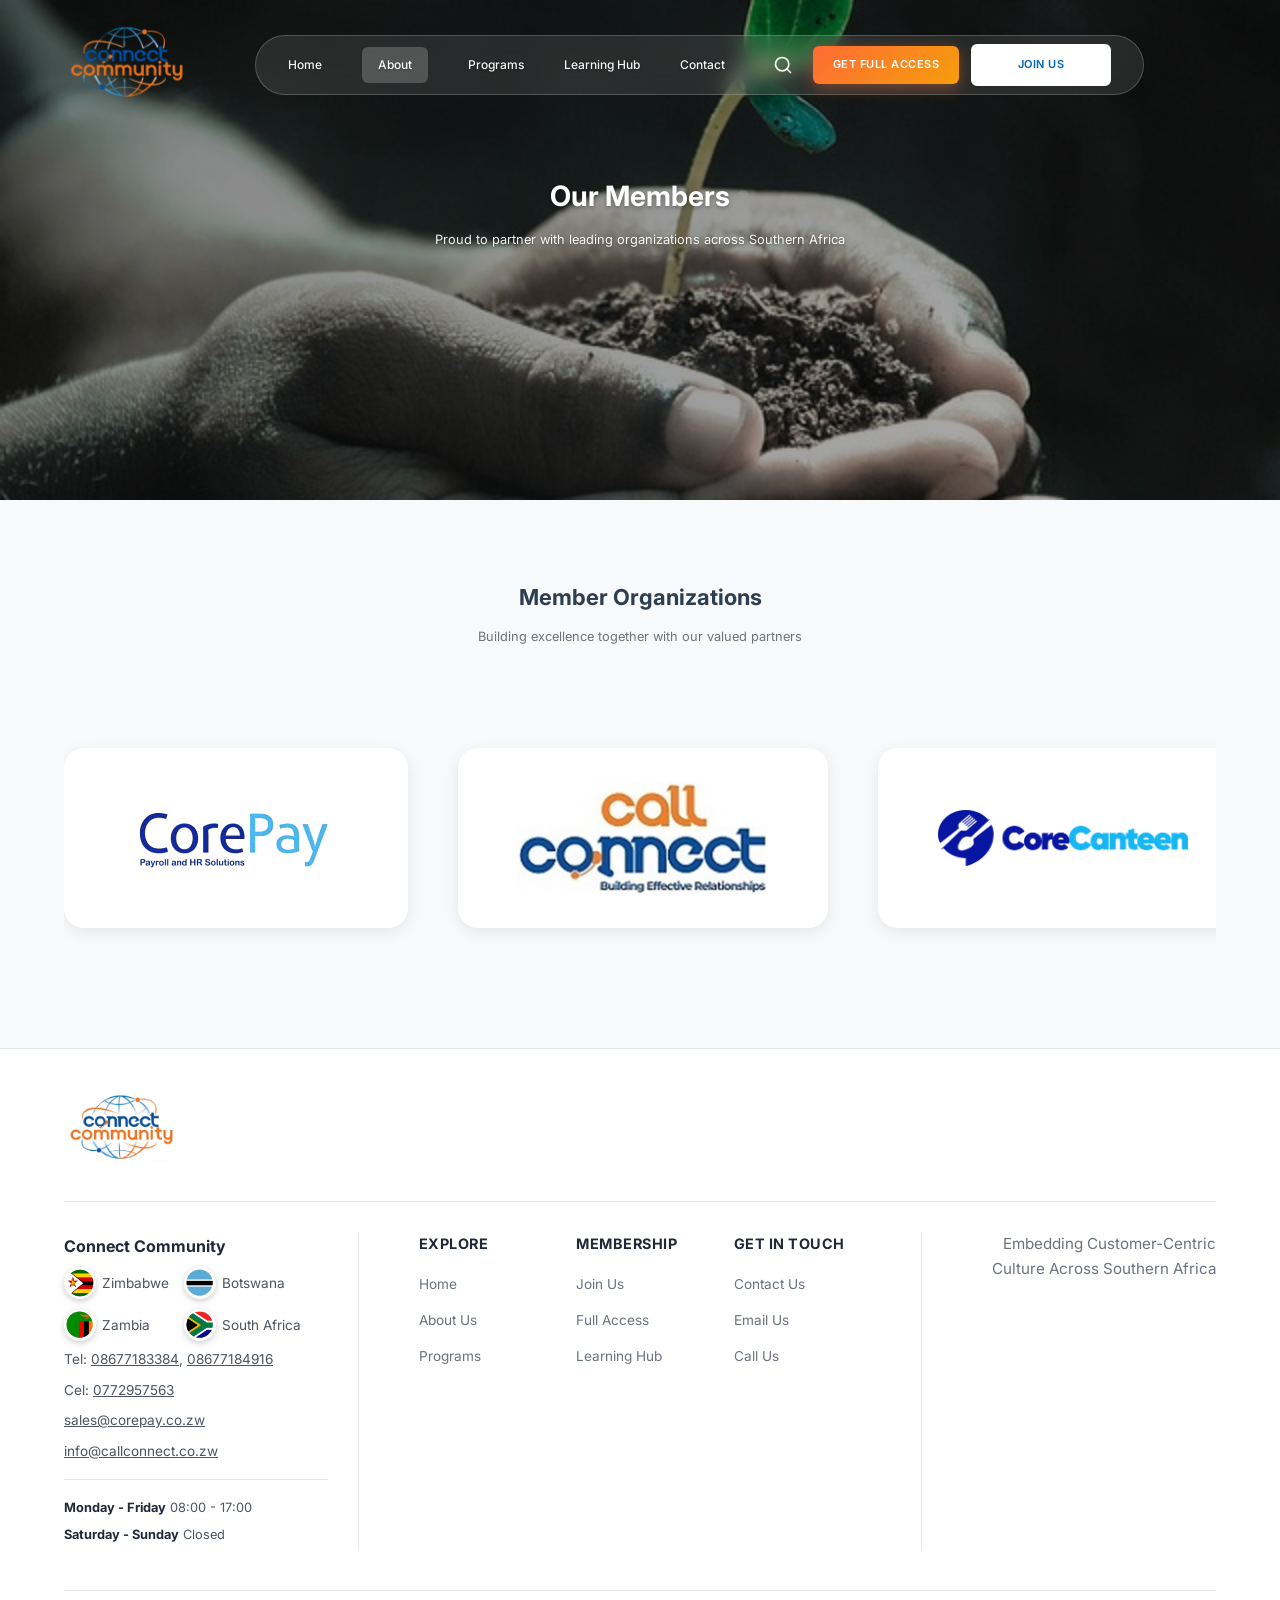
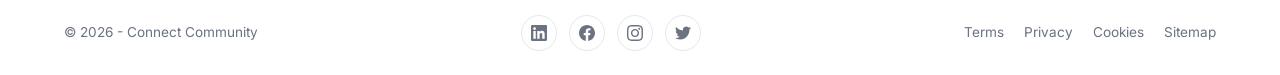
<file: members.html>
<!DOCTYPE html>
<html lang="en">
<head>
    <meta charset="UTF-8">
    <meta name="viewport" content="width=device-width, initial-scale=1.0">
    <meta name="description" content="Our Members - Connect Community">
    <title>Our Members - Connect Community</title>
    <link rel="icon" type="image/png" href="assets/img/logo.png">
    <link rel="stylesheet" href="assets/css/style.css?v=43">
    <link rel="preconnect" href="https://fonts.googleapis.com">
    <link rel="preconnect" href="https://fonts.gstatic.com" crossorigin>
    <link href="https://fonts.googleapis.com/css2?family=Inter:wght@300;400;500;600;700;800&family=Poppins:wght@600;700;800&family=Playfair+Display:wght@400;500;600;700;800&display=swap" rel="stylesheet">
</head>
<body>
    <!-- Navigation -->
    <nav class="navbar" id="navbar">
        <div class="container">
            <div class="nav-wrapper">
                <div class="logo">
                    <img src="assets/img/logo.png" alt="Connect Community Logo">
                </div>
                <button class="mobile-toggle" id="mobileToggle">
                    <svg width="24" height="24" viewBox="0 0 24 24" fill="none" xmlns="http://www.w3.org/2000/svg">
                        <path class="line line-1" d="M3 6h18" stroke="currentColor" stroke-width="2" stroke-linecap="round"/>
                        <path class="line line-2" d="M3 12h18" stroke="currentColor" stroke-width="2" stroke-linecap="round"/>
                        <path class="line line-3" d="M3 18h18" stroke="currentColor" stroke-width="2" stroke-linecap="round"/>
                    </svg>
                </button>
                <div class="nav-content">
                    <ul class="nav-menu" id="navMenu">
                        <li><a href="index.html" class="nav-link">Home</a></li>
                        <li class="nav-dropdown">
                            <span class="nav-link dropdown-trigger active">About</span>
                            <ul class="dropdown-menu">
                                <li><a href="about.html">Who we are</a></li>
                                <li><a href="members.html" class="active">Our Members</a></li>
                            </ul>
                        </li>
                        <li><a href="programs.html" class="nav-link">Programs</a></li>
                        <li><a href="learninghub.html" class="nav-link">Learning Hub</a></li>
                        <li><a href="getintouch.html" class="nav-link">Contact</a></li>
                        <li class="nav-menu-actions">
                            <a href="fullaccess.html" class="btn btn-primary">Get full access</a>
                            <a href="joinus.html" class="btn btn-secondary">Join us</a>
                        </li>
                    </ul>
                    <div class="nav-actions">
                        <button class="search-toggle" id="searchToggle" aria-label="Search">
                            <svg width="20" height="20" viewBox="0 0 24 24" fill="none" xmlns="http://www.w3.org/2000/svg">
                                <circle cx="11" cy="11" r="8" stroke="currentColor" stroke-width="2"/>
                                <path d="M21 21l-4.35-4.35" stroke="currentColor" stroke-width="2" stroke-linecap="round"/>
                            </svg>
                        </button>
                        <a href="fullaccess.html" class="btn btn-primary">Get full access</a>
                        <a href="joinus.html" class="btn btn-secondary">Join us</a>
                    </div>
                </div>
            </div>
        </div>
    </nav>

    <!-- Members Hero Section -->
    <section class="about-hero-light hero-members">
        <div class="container">
            <div class="about-hero-content">
                <h1 class="about-hero-title">Our Members</h1>
                <p class="about-hero-subtitle">Proud to partner with leading organizations across Southern Africa</p>
            </div>
        </div>
    </section>

    <!-- Members Section -->
    <section class="our-story-light-section">
        <div class="container">
            <div class="section-header-center">
                <h2>Member Organizations</h2>
                <p>Building excellence together with our valued partners</p>
            </div>
            
            <div class="members-marquee">
                <div class="members-track">
                    <!-- First set of logos -->
                    <div class="member-item">
                        <img src="assets/img/corepaylogo.png" alt="CorePay Logo" class="member-logo">
                    </div>
                    <div class="member-item">
                        <img src="assets/img/CallConnectLogo.jpg" alt="CallConnect Logo" class="member-logo">
                    </div>
                    <div class="member-item">
                        <img src="assets/img/corecanteenlogo.png" alt="Core Canteen Logo" class="member-logo">
                    </div>
                    <div class="member-item">
                        <img src="assets/img/bppa.png" alt="BPPA Logo" class="member-logo">
                    </div>
                    
                    <!-- Duplicate set for seamless loop -->
                    <div class="member-item">
                        <img src="assets/img/corepaylogo.png" alt="CorePay Logo" class="member-logo">
                    </div>
                    <div class="member-item">
                        <img src="assets/img/CallConnectLogo.jpg" alt="CallConnect Logo" class="member-logo">
                    </div>
                    <div class="member-item">
                        <img src="assets/img/corecanteenlogo.png" alt="Core Canteen Logo" class="member-logo">
                    </div>
                    <div class="member-item">
                        <img src="assets/img/bppa.png" alt="BPPA Logo" class="member-logo">
                    </div>
                </div>
            </div>
        </div>
    </section>

    <!-- Scroll to Top Button -->
    <button id="scrollToTop" class="scroll-to-top" onclick="window.scrollTo({top: 0, behavior: 'smooth'})">
        <svg width="24" height="24" viewBox="0 0 24 24" fill="none" xmlns="http://www.w3.org/2000/svg">
            <path d="M12 19V5M5 12l7-7 7 7" stroke="currentColor" stroke-width="2" stroke-linecap="round" stroke-linejoin="round"/>
        </svg>
    </button>

    <!-- Footer -->
    <footer class="footer">
        <div class="container">
            <div class="footer-logo-section">
                <img src="assets/img/logo.png" alt="Connect Community Logo" class="footer-logo">
            </div>
            
            <div class="footer-main">
                <div class="footer-left">
                    <div class="footer-info">
                        <p class="footer-company">Connect Community</p>
                        <p style="display: grid; grid-template-columns: repeat(2, auto); gap: 10px 15px; justify-content: start;">
                            <span style="display: flex; align-items: center; gap: 6px;">
                                <img src="assets/img/flags/zimbabwe.png" alt="Zimbabwe" style="width: 32px; height: 32px; border-radius: 50%; object-fit: cover; box-shadow: 0 2px 6px rgba(0,0,0,0.2);">
                                <span>Zimbabwe</span>
                            </span>
                            <span style="display: flex; align-items: center; gap: 6px;">
                                <img src="assets/img/flags/botswana.png" alt="Botswana" style="width: 32px; height: 32px; border-radius: 50%; object-fit: cover; box-shadow: 0 2px 6px rgba(0,0,0,0.2);">
                                <span>Botswana</span>
                            </span>
                            <span style="display: flex; align-items: center; gap: 6px;">
                                <img src="assets/img/flags/zambia.png" alt="Zambia" style="width: 32px; height: 32px; border-radius: 50%; object-fit: cover; box-shadow: 0 2px 6px rgba(0,0,0,0.2);">
                                <span>Zambia</span>
                            </span>
                            <span style="display: flex; align-items: center; gap: 6px;">
                                <img src="assets/img/flags/southafrica.png" alt="South Africa" style="width: 32px; height: 32px; border-radius: 50%; object-fit: cover; box-shadow: 0 2px 6px rgba(0,0,0,0.2);">
                                <span>South Africa</span>
                            </span>
                        </p>
                        <p>Tel: <a href="tel:08677183384" style="color: inherit; text-decoration: underline;">08677183384</a>, <a href="tel:08677184916" style="color: inherit; text-decoration: underline;">08677184916</a></p>
                        <p>Cel: <a href="tel:0772957563" style="color: inherit; text-decoration: underline;">0772957563</a></p>
                        <p><a href="mailto:sales@corepay.co.zw" style="color: inherit; text-decoration: underline;">sales@corepay.co.zw</a></p>
                        <p><a href="mailto:info@callconnect.co.zw" style="color: inherit; text-decoration: underline;">info@callconnect.co.zw</a></p>
                        <div class="footer-hours">
                            <p><strong>Monday - Friday</strong> 08:00 - 17:00</p>
                            <p><strong>Saturday - Sunday</strong> Closed</p>
                        </div>
                    </div>
                </div>
                
                <div class="footer-links">
                    <div class="footer-col">
                        <h4>Explore</h4>
                        <ul>
                            <li><a href="index.html">Home</a></li>
                            <li><a href="about.html">About Us</a></li>
                            <li><a href="programs.html">Programs</a></li>
                        </ul>
                    </div>
                    
                    <div class="footer-col">
                        <h4>Membership</h4>
                        <ul>
                            <li><a href="joinus.html">Join Us</a></li>
                            <li><a href="fullaccess.html">Full Access</a></li>
                            <li><a href="learninghub.html">Learning Hub</a></li>
                        </ul>
                    </div>
                    
                    <div class="footer-col">
                        <h4>Get In Touch</h4>
                        <ul>
                            <li><a href="getintouch.html">Contact Us</a></li>
                            <li><a href="mailto:sales@corepay.co.zw">Email Us</a></li>
                            <li><a href="tel:08677183384">Call Us</a></li>
                        </ul>
                    </div>
                </div>
                
                <div class="footer-right">
                    <p class="footer-tagline">Embedding Customer-Centric<br>Culture Across Southern Africa</p>
                </div>
            </div>
            
            <div class="footer-bottom">
                <div class="footer-bottom-left">
                    <p>&copy; 2026 - Connect Community</p>
                </div>
                <div class="footer-bottom-center">
                    <div class="footer-social">
                        <a href="#" aria-label="LinkedIn">
                            <svg xmlns="http://www.w3.org/2000/svg" fill="currentColor" viewBox="0 0 24 24">
                                <path d="M20.447 20.452h-3.554v-5.569c0-1.328-.027-3.037-1.852-3.037-1.853 0-2.136 1.445-2.136 2.939v5.667H9.351V9h3.414v1.561h.046c.477-.9 1.637-1.85 3.37-1.85 3.601 0 4.267 2.37 4.267 5.455v6.286zM5.337 7.433c-1.144 0-2.063-.926-2.063-2.065 0-1.138.92-2.063 2.063-2.063 1.14 0 2.064.925 2.064 2.063 0 1.139-.925 2.065-2.064 2.065zm1.782 13.019H3.555V9h3.564v11.452zM22.225 0H1.771C.792 0 0 .774 0 1.729v20.542C0 23.227.792 24 1.771 24h20.451C23.2 24 24 23.227 24 22.271V1.729C24 .774 23.2 0 22.222 0h.003z"/>
                            </svg>
                        </a>
                        <a href="#" aria-label="Facebook">
                            <svg xmlns="http://www.w3.org/2000/svg" fill="currentColor" viewBox="0 0 24 24">
                                <path d="M24 12.073c0-6.627-5.373-12-12-12s-12 5.373-12 12c0 5.99 4.388 10.954 10.125 11.854v-8.385H7.078v-3.47h3.047V9.43c0-3.007 1.792-4.669 4.533-4.669 1.312 0 2.686.235 2.686.235v2.953H15.83c-1.491 0-1.956.925-1.956 1.874v2.25h3.328l-.532 3.47h-2.796v8.385C19.612 23.027 24 18.062 24 12.073z"/>
                            </svg>
                        </a>
                        <a href="#" aria-label="Instagram">
                            <svg xmlns="http://www.w3.org/2000/svg" fill="currentColor" viewBox="0 0 24 24">
                                <path d="M12 0C8.74 0 8.333.015 7.053.072 5.775.132 4.905.333 4.14.63c-.789.306-1.459.717-2.126 1.384S.935 3.35.63 4.14C.333 4.905.131 5.775.072 7.053.012 8.333 0 8.74 0 12s.015 3.667.072 4.947c.06 1.277.261 2.148.558 2.913.306.788.717 1.459 1.384 2.126.667.666 1.336 1.079 2.126 1.384.766.296 1.636.499 2.913.558C8.333 23.988 8.74 24 12 24s3.667-.015 4.947-.072c1.277-.06 2.148-.262 2.913-.558.788-.306 1.459-.718 2.126-1.384.666-.667 1.079-1.335 1.384-2.126.296-.765.499-1.636.558-2.913.06-1.28.072-1.687.072-4.947s-.015-3.667-.072-4.947c-.06-1.277-.262-2.149-.558-2.913-.306-.789-.718-1.459-1.384-2.126C21.319 1.347 20.651.935 19.86.63c-.765-.297-1.636-.499-2.913-.558C15.667.012 15.26 0 12 0zm0 2.16c3.203 0 3.585.016 4.85.071 1.17.055 1.805.249 2.227.415.562.217.96.477 1.382.896.419.42.679.819.896 1.381.164.422.36 1.057.413 2.227.057 1.266.07 1.646.07 4.85s-.015 3.585-.074 4.85c-.061 1.17-.256 1.805-.421 2.227-.224.562-.479.96-.899 1.382-.419.419-.824.679-1.38.896-.42.164-1.065.36-2.235.413-1.274.057-1.649.07-4.859.07-3.211 0-3.586-.015-4.859-.074-1.171-.061-1.816-.256-2.236-.421-.569-.224-.96-.479-1.379-.899-.421-.419-.69-.824-.9-1.38-.165-.42-.359-1.065-.42-2.235-.045-1.26-.061-1.649-.061-4.844 0-3.196.016-3.586.061-4.861.061-1.17.255-1.814.42-2.234.21-.57.479-.96.9-1.381.419-.419.81-.689 1.379-.898.42-.166 1.051-.361 2.221-.421 1.275-.045 1.65-.06 4.859-.06l.045.03zm0 3.678c-3.405 0-6.162 2.76-6.162 6.162 0 3.405 2.76 6.162 6.162 6.162 3.405 0 6.162-2.76 6.162-6.162 0-3.405-2.76-6.162-6.162-6.162zM12 16c-2.21 0-4-1.79-4-4s1.79-4 4-4 4 1.79 4 4-1.79 4-4 4zm7.846-10.405c0 .795-.646 1.44-1.44 1.44-.795 0-1.44-.646-1.44-1.44 0-.794.646-1.439 1.44-1.439.793-.001 1.44.645 1.44 1.439z"/>
                            </svg>
                        </a>
                        <a href="#" aria-label="Twitter">
                            <svg xmlns="http://www.w3.org/2000/svg" fill="currentColor" viewBox="0 0 24 24">
                                <path d="M23.953 4.57a10 10 0 01-2.825.775 4.958 4.958 0 002.163-2.723c-.951.555-2.005.959-3.127 1.184a4.92 4.92 0 00-8.384 4.482C7.69 8.095 4.067 6.13 1.64 3.162a4.822 4.822 0 00-.666 2.475c0 1.71.87 3.213 2.188 4.096a4.904 4.904 0 01-2.228-.616v.06a4.923 4.923 0 003.946 4.827 4.996 4.996 0 01-2.212.085 4.936 4.936 0 004.604 3.417 9.867 9.867 0 01-6.102 2.105c-.39 0-.779-.023-1.17-.067a13.995 13.995 0 007.557 2.209c9.053 0 13.998-7.496 13.998-13.985 0-.21 0-.42-.015-.63A9.935 9.935 0 0024 4.59z"/>
                            </svg>
                        </a>
                    </div>
                </div>
                <div class="footer-bottom-right">
                    <a href="#">Terms</a>
                    <a href="#">Privacy</a>
                    <a href="#">Cookies</a>
                    <a href="#">Sitemap</a>
                </div>
            </div>
        </div>
    </footer>

    <!-- Search Modal -->
    <div class="search-modal" id="searchModal">
        <div class="search-modal-content">
            <button class="search-close" id="searchClose">&times;</button>
            <div class="search-box">
                <svg width="24" height="24" viewBox="0 0 24 24" fill="none" xmlns="http://www.w3.org/2000/svg">
                    <circle cx="11" cy="11" r="8" stroke="currentColor" stroke-width="2"/>
                    <path d="M21 21l-4.35-4.35" stroke="currentColor" stroke-width="2" stroke-linecap="round"/>
                </svg>
                <input type="text" id="searchInput" placeholder="Search the website..." autocomplete="off">
            </div>
            <div class="search-results" id="searchResults"></div>
        </div>
    </div>

    <script src="assets/js/main.js"></script>
    <script>
        window.onscroll = function() {
            var btn = document.getElementById('scrollToTop');
            if (window.scrollY > 50) {
                btn.classList.add('visible');
            } else {
                btn.classList.remove('visible');
            }
        };
    </script>
</body>
</html>
</file>
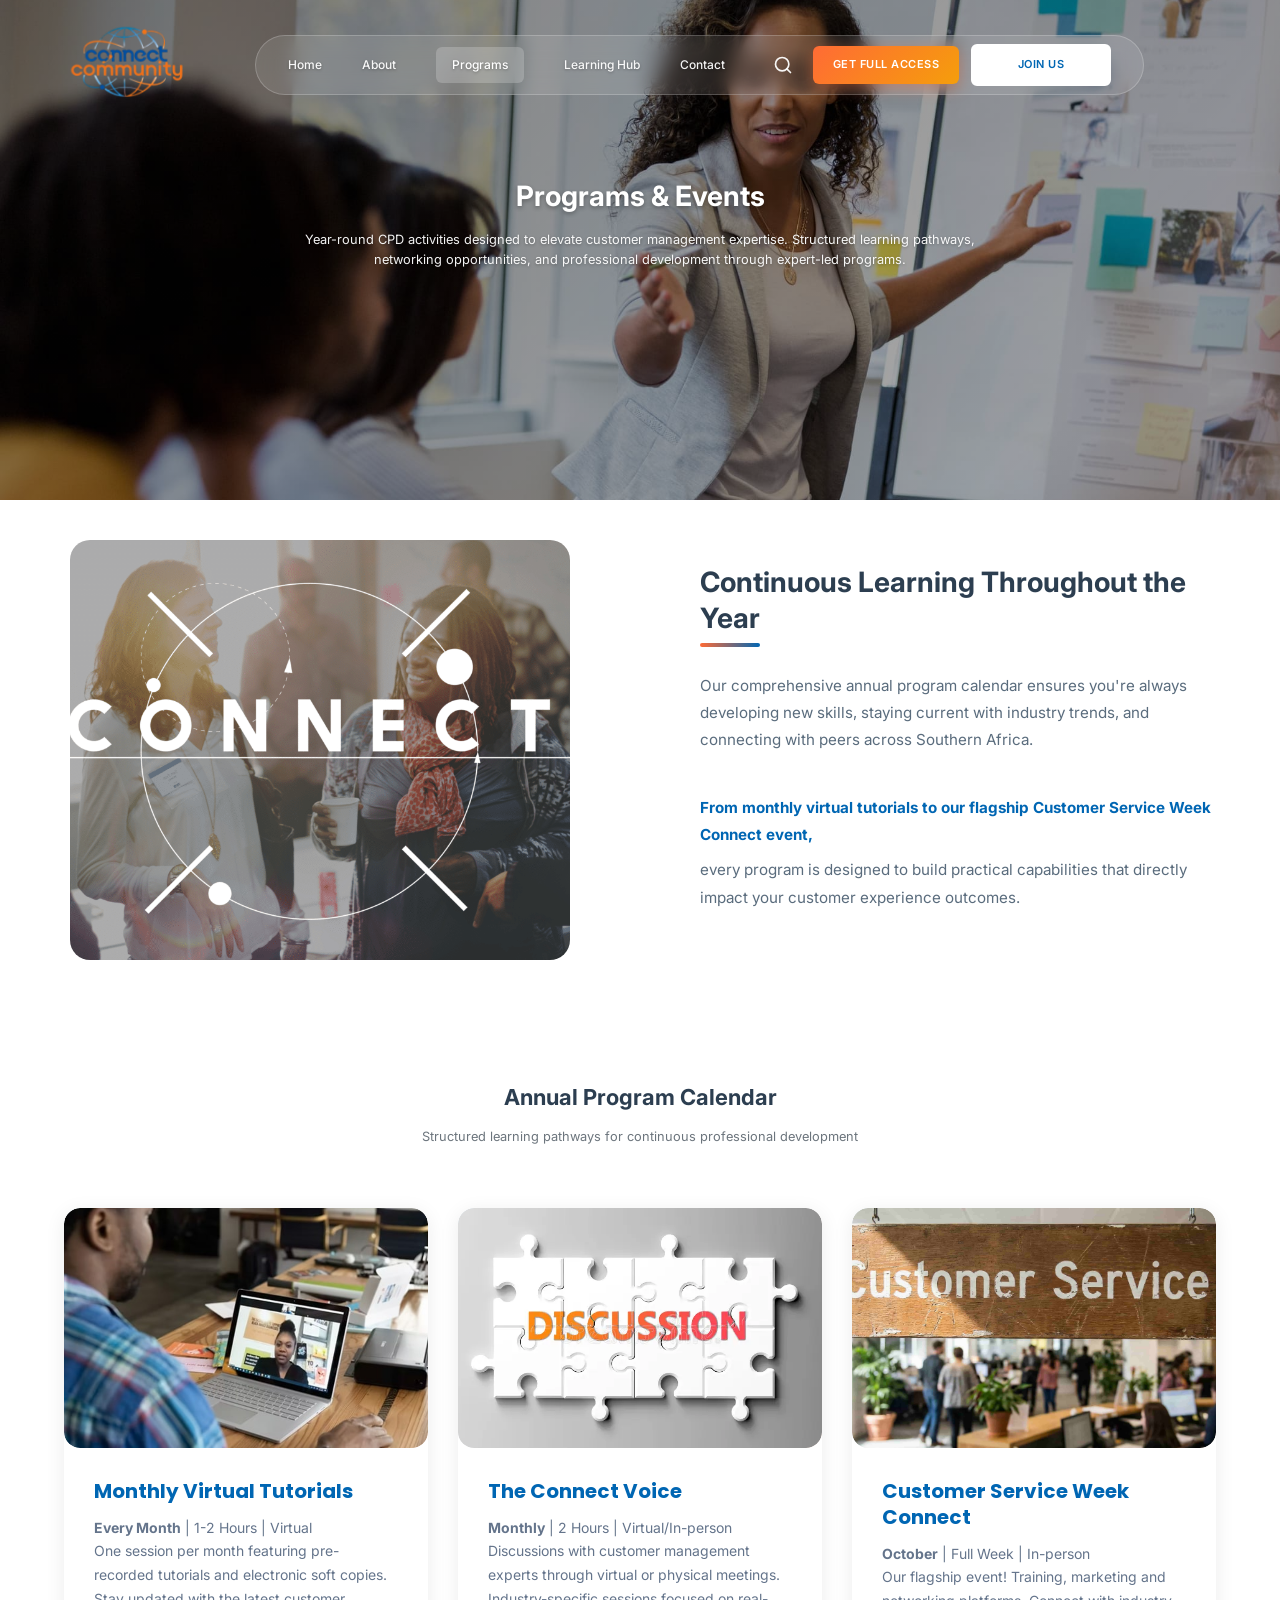
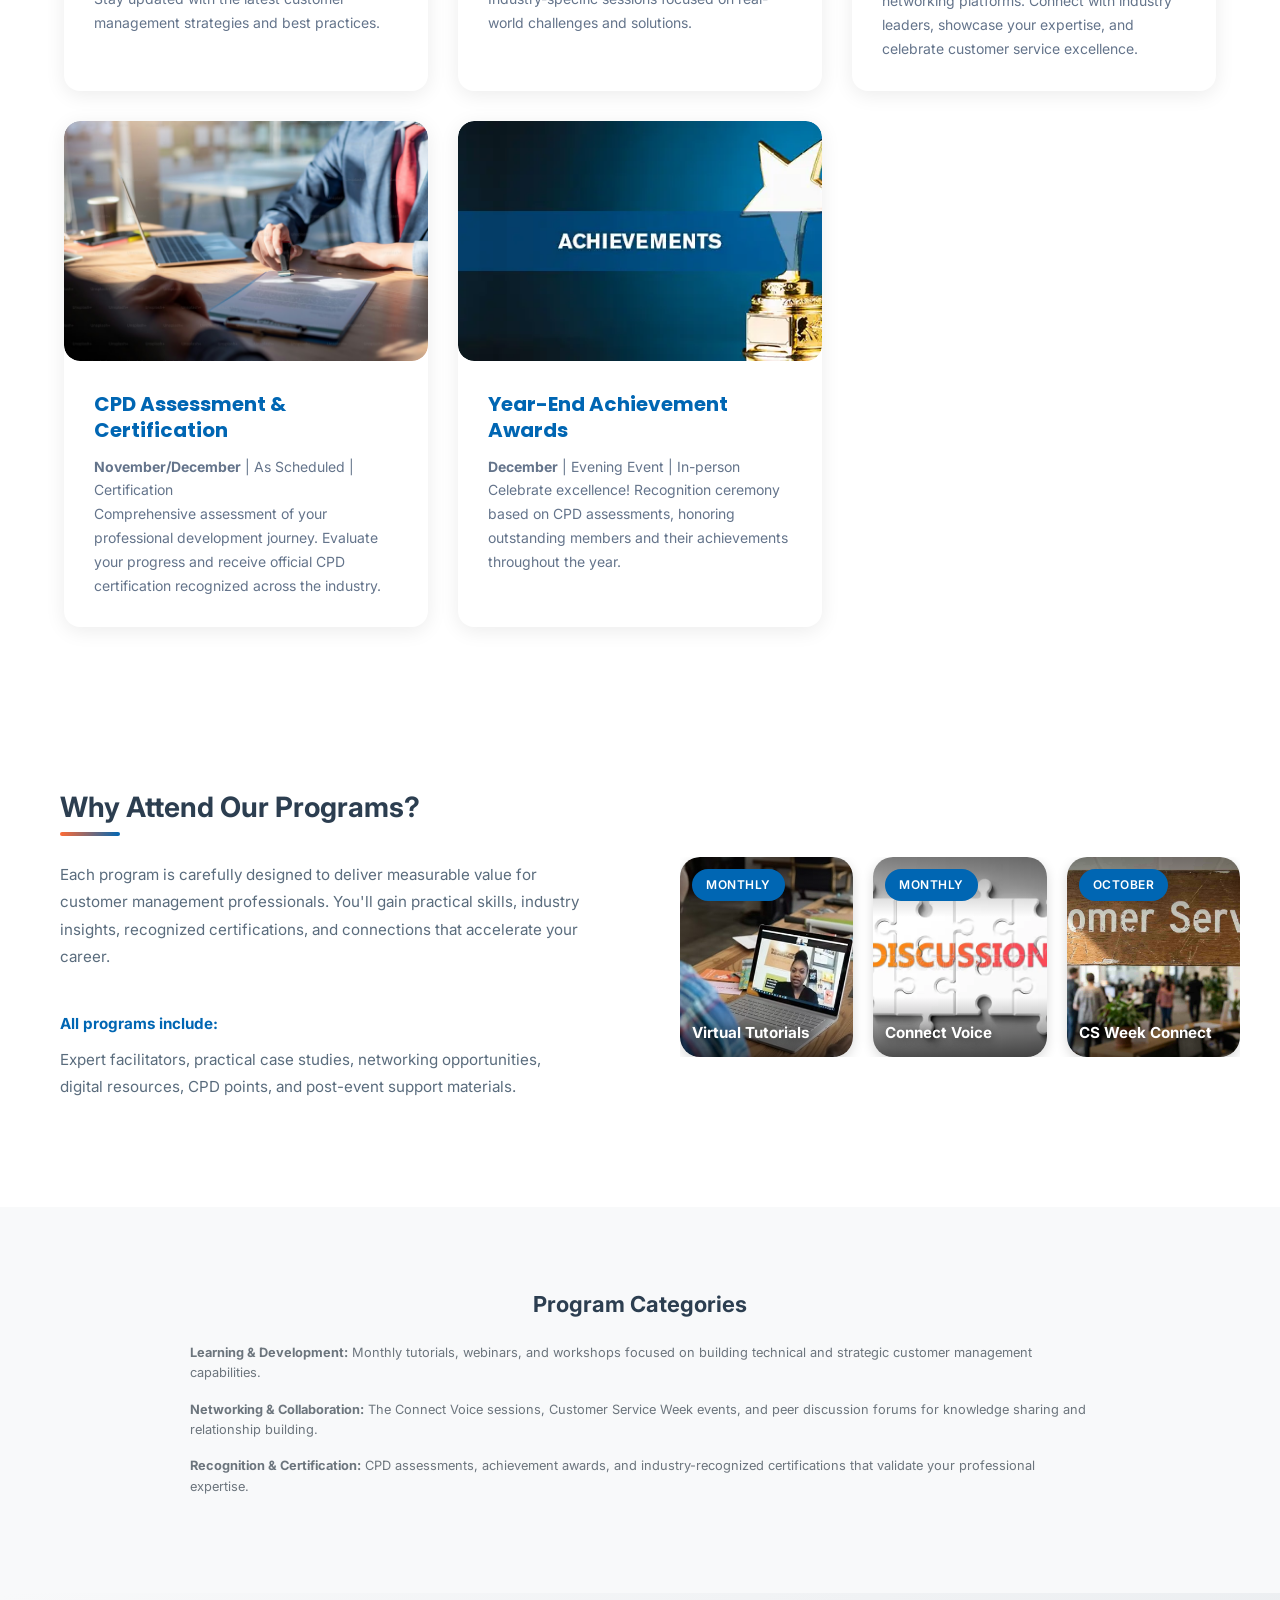
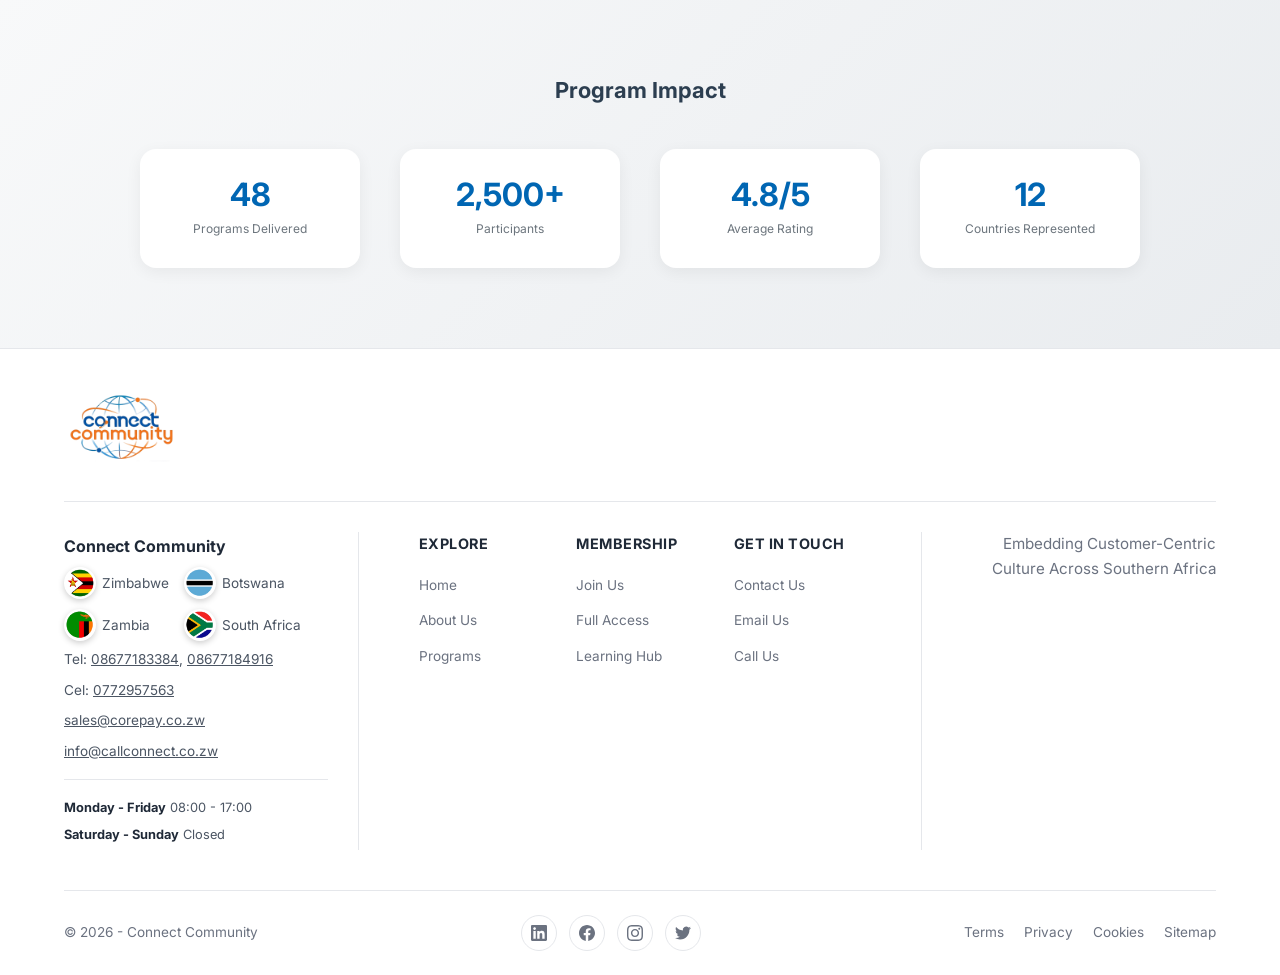
<file: programs.html>
<!DOCTYPE html>
<html lang="en">
<head>
    <meta charset="UTF-8">
    <meta name="viewport" content="width=device-width, initial-scale=1.0">
    <meta name="description" content="Connect Community Programs & Events - CPD Activities">
    <title>Programs & Events - Connect Community</title>
    <link rel="icon" type="image/png" href="assets/img/logo.png">
    <link rel="stylesheet" href="assets/css/style.css?v=43">
    <link rel="preconnect" href="https://fonts.googleapis.com">
    <link rel="preconnect" href="https://fonts.gstatic.com" crossorigin>
    <link href="https://fonts.googleapis.com/css2?family=Inter:wght@300;400;500;600;700;800&family=Poppins:wght@600;700;800&family=Playfair+Display:wght@400;500;600;700;800&display=swap" rel="stylesheet">
</head>
<body>
    <!-- Navigation -->
    <nav class="navbar" id="navbar">
        <div class="container">
            <div class="nav-wrapper">
                <div class="logo">
                    <img src="assets/img/logo.png" alt="Connect Community Logo">
                </div>
                <button class="mobile-toggle" id="mobileToggle">
                    <svg width="24" height="24" viewBox="0 0 24 24" fill="none" xmlns="http://www.w3.org/2000/svg">
                        <path class="line line-1" d="M3 6h18" stroke="currentColor" stroke-width="2" stroke-linecap="round"/>
                        <path class="line line-2" d="M3 12h18" stroke="currentColor" stroke-width="2" stroke-linecap="round"/>
                        <path class="line line-3" d="M3 18h18" stroke="currentColor" stroke-width="2" stroke-linecap="round"/>
                    </svg>
                </button>
                <div class="nav-content">
                    <ul class="nav-menu" id="navMenu">
                        <li><a href="index.html" class="nav-link">Home</a></li>
                        <li class="nav-dropdown">
                            <span class="nav-link dropdown-trigger">About</span>
                            <ul class="dropdown-menu">
                                <li><a href="about.html">Who we are</a></li>
                                <li><a href="members.html">Our Members</a></li>
                            </ul>
                        </li>
                        <li><a href="programs.html" class="nav-link active">Programs</a></li>
                        <li><a href="learninghub.html" class="nav-link">Learning Hub</a></li>
                        <li><a href="getintouch.html" class="nav-link">Contact</a></li>
                        <li class="nav-menu-actions">
                            <a href="fullaccess.html" class="btn btn-primary">Get full access</a>
                            <a href="joinus.html" class="btn btn-secondary">Join us</a>
                        </li>
                    </ul>
                    <div class="nav-actions">
                        <button class="search-toggle" id="searchToggle" aria-label="Search">
                            <svg width="20" height="20" viewBox="0 0 24 24" fill="none" xmlns="http://www.w3.org/2000/svg">
                                <circle cx="11" cy="11" r="8" stroke="currentColor" stroke-width="2"/>
                                <path d="M21 21l-4.35-4.35" stroke="currentColor" stroke-width="2" stroke-linecap="round"/>
                            </svg>
                        </button>
                        <a href="fullaccess.html" class="btn btn-primary">Get full access</a>
                        <a href="joinus.html" class="btn btn-secondary">Join us</a>
                    </div>
                </div>
            </div>
        </div>
    </nav>

    <!-- Programs Hero Section -->
    <section class="about-hero-light hero-programs">
        <div class="container">
            <div class="about-hero-content">
                <h1 class="about-hero-title">Programs & Events</h1>
                <p class="about-hero-subtitle">Year-round CPD activities designed to elevate customer management expertise. Structured learning pathways, networking opportunities, and professional development through expert-led programs.</p>
            </div>
        </div>
    </section>

    <!-- Wide Photo Card - Program Overview -->
    <section class="wide-photo-card-section">
        <div class="wide-photo-card">
            <div class="wide-photo-image">
                <img src="assets/img/programs.png" alt="Programs Overview">
            </div>
            <div class="wide-photo-content">
                <h2>Continuous Learning Throughout the Year</h2>
                <p>Our comprehensive annual program calendar ensures you're always developing new skills, staying current with industry trends, and connecting with peers across Southern Africa.</p>
                <p><strong>From monthly virtual tutorials to our flagship Customer Service Week Connect event,</strong> every program is designed to build practical capabilities that directly impact your customer experience outcomes.</p>
            </div>
        </div>
    </section>

    <!-- Annual Programs Grid -->
    <section class="offerings-light-section">
        <div class="container">
            <div class="section-header-center">
                <h2>Annual Program Calendar</h2>
                <p>Structured learning pathways for continuous professional development</p>
            </div>
            <div class="offerings-grid-light">
                <!-- Monthly Tutorials -->
                <div class="offering-card-light">
                    <div class="offering-card-image">
                        <img src="assets/img/monthly-tutorials.jpg" alt="Monthly Virtual Tutorials">
                    </div>
                    <div class="offering-card-content">
                        <h3>Monthly Virtual Tutorials</h3>
                        <p><strong>Every Month</strong> | 1-2 Hours | Virtual</p>
                        <p>One session per month featuring pre-recorded tutorials and electronic soft copies. Stay updated with the latest customer management strategies and best practices.</p>
                    </div>
                </div>

                <!-- The Connect Voice -->
                <div class="offering-card-light">
                    <div class="offering-card-image">
                        <img src="assets/img/connect-voice.jpg" alt="The Connect Voice">
                    </div>
                    <div class="offering-card-content">
                        <h3>The Connect Voice</h3>
                        <p><strong>Monthly</strong> | 2 Hours | Virtual/In-person</p>
                        <p>Discussions with customer management experts through virtual or physical meetings. Industry-specific sessions focused on real-world challenges and solutions.</p>
                    </div>
                </div>

                <!-- Customer Service Week Connect -->
                <div class="offering-card-light">
                    <div class="offering-card-image">
                        <img src="assets/img/customer-service-week.jpg" alt="Customer Service Week Connect">
                    </div>
                    <div class="offering-card-content">
                        <h3>Customer Service Week Connect</h3>
                        <p><strong>October</strong> | Full Week | In-person</p>
                        <p>Our flagship event! Training, marketing and networking platforms. Connect with industry leaders, showcase your expertise, and celebrate customer service excellence.</p>
                    </div>
                </div>

                <!-- CPD Assessment -->
                <div class="offering-card-light">
                    <div class="offering-card-image">
                        <img src="assets/img/cpd-assessment.jpg" alt="CPD Assessment & Certification">
                    </div>
                    <div class="offering-card-content">
                        <h3>CPD Assessment & Certification</h3>
                        <p><strong>November/December</strong> | As Scheduled | Certification</p>
                        <p>Comprehensive assessment of your professional development journey. Evaluate your progress and receive official CPD certification recognized across the industry.</p>
                    </div>
                </div>

                <!-- Year End Awards -->
                <div class="offering-card-light">
                    <div class="offering-card-image">
                        <img src="assets/img/year-end-awards.jpg" alt="Year-End Achievement Awards">
                    </div>
                    <div class="offering-card-content">
                        <h3>Year-End Achievement Awards</h3>
                        <p><strong>December</strong> | Evening Event | In-person</p>
                        <p>Celebrate excellence! Recognition ceremony based on CPD assessments, honoring outstanding members and their achievements throughout the year.</p>
                    </div>
                </div>
            </div>
        </div>
    </section>

    <!-- Wide Photo Card - Event Benefits -->
    <section class="wide-photo-card-section">
        <div class="wide-photo-card reverse">
            <div class="wide-photo-content">
                <h2>Why Attend Our Programs?</h2>
                <p>Each program is carefully designed to deliver measurable value for customer management professionals. You'll gain practical skills, industry insights, recognized certifications, and connections that accelerate your career.</p>
                <p><strong>All programs include:</strong> Expert facilitators, practical case studies, networking opportunities, digital resources, CPD points, and post-event support materials.</p>
            </div>
            <div class="wide-photo-image">
                <!-- Carousel Container -->
                <div style="max-width: 650px; margin: 0 auto; position: relative; overflow: hidden; padding: 0 0px;">
                    <div id="carouselTrack" style="display: flex; gap: 20px; transition: transform 0.5s ease;">
                        <!-- Monthly Tutorials Card -->
                        <div class="carousel-card" style="min-width: calc((100% - 40px) / 3); height: 200px; position: relative; overflow: hidden; border-radius: 20px; box-shadow: 0 4px 12px rgba(0,0,0,0.15);">
                            <img src="assets/img/monthly-tutorials.jpg" alt="Monthly Tutorials" style="width: 100%; height: 100%; object-fit: cover;">
                            <div style="position: absolute; top: 0; left: 0; right: 0; bottom: 0; background: linear-gradient(to bottom, rgba(0,0,0,0.4) 0%, transparent 30%, transparent 70%, rgba(0,0,0,0.6) 100%);"></div>
                            <div style="position: absolute; top: 12px; left: 12px; background: #0066b3; color: white; padding: 6px 14px; border-radius: 20px; font-size: 0.75rem; font-weight: 600; text-transform: uppercase; letter-spacing: 0.5px;">Monthly</div>
                            <div style="position: absolute; bottom: 12px; left: 12px; color: white; font-weight: 700; font-size: 0.95rem; text-shadow: 0 2px 8px rgba(0,0,0,0.5);">Virtual Tutorials</div>
                        </div>

                        <!-- Connect Voice Card -->
                        <div class="carousel-card" style="min-width: calc((100% - 40px) / 3); height: 200px; position: relative; overflow: hidden; border-radius: 20px; box-shadow: 0 4px 12px rgba(0,0,0,0.15);">
                            <img src="assets/img/connect-voice.jpg" alt="The Connect Voice" style="width: 100%; height: 100%; object-fit: cover;">
                            <div style="position: absolute; top: 0; left: 0; right: 0; bottom: 0; background: linear-gradient(to bottom, rgba(0,0,0,0.4) 0%, transparent 30%, transparent 70%, rgba(0,0,0,0.6) 100%);"></div>
                            <div style="position: absolute; top: 12px; left: 12px; background: #0066b3; color: white; padding: 6px 14px; border-radius: 20px; font-size: 0.75rem; font-weight: 600; text-transform: uppercase; letter-spacing: 0.5px;">Monthly</div>
                            <div style="position: absolute; bottom: 12px; left: 12px; color: white; font-weight: 700; font-size: 0.95rem; text-shadow: 0 2px 8px rgba(0,0,0,0.5);">Connect Voice</div>
                        </div>

                        <!-- Customer Service Week Card -->
                        <div class="carousel-card" style="min-width: calc((100% - 40px) / 3); height: 200px; position: relative; overflow: hidden; border-radius: 20px; box-shadow: 0 4px 12px rgba(0,0,0,0.15);">
                            <img src="assets/img/customer-service-week.jpg" alt="Customer Service Week Connect" style="width: 100%; height: 100%; object-fit: cover;">
                            <div style="position: absolute; top: 0; left: 0; right: 0; bottom: 0; background: linear-gradient(to bottom, rgba(0,0,0,0.4) 0%, transparent 30%, transparent 70%, rgba(0,0,0,0.6) 100%);"></div>
                            <div style="position: absolute; top: 12px; left: 12px; background: #0066b3; color: white; padding: 6px 14px; border-radius: 20px; font-size: 0.75rem; font-weight: 600; text-transform: uppercase; letter-spacing: 0.5px;">October</div>
                            <div style="position: absolute; bottom: 12px; left: 12px; color: white; font-weight: 700; font-size: 0.95rem; text-shadow: 0 2px 8px rgba(0,0,0,0.5);">CS Week Connect</div>
                        </div>

                        <!-- CPD Certification Card -->
                        <div class="carousel-card" style="min-width: calc((100% - 40px) / 3); height: 200px; position: relative; overflow: hidden; border-radius: 20px; box-shadow: 0 4px 12px rgba(0,0,0,0.15);">
                            <img src="assets/img/cpd-assessment.jpg" alt="CPD Certification" style="width: 100%; height: 100%; object-fit: cover;">
                            <div style="position: absolute; top: 0; left: 0; right: 0; bottom: 0; background: linear-gradient(to bottom, rgba(0,0,0,0.4) 0%, transparent 30%, transparent 70%, rgba(0,0,0,0.6) 100%);"></div>
                            <div style="position: absolute; top: 12px; left: 12px; background: #0066b3; color: white; padding: 6px 14px; border-radius: 20px; font-size: 0.75rem; font-weight: 600; text-transform: uppercase; letter-spacing: 0.5px;">Nov/Dec</div>
                            <div style="position: absolute; bottom: 12px; left: 12px; color: white; font-weight: 700; font-size: 0.95rem; text-shadow: 0 2px 8px rgba(0,0,0,0.5);">CPD Certification</div>
                        </div>
                    </div>

                    <!-- Navigation Arrows (Hidden) -->
                    <button id="prevBtn" style="position: absolute; left: 10px; top: 50%; transform: translateY(-50%); background: rgba(255,255,255,0.9); border: none; width: 40px; height: 40px; border-radius: 50%; cursor: pointer; display: none; align-items: center; justify-content: center; box-shadow: 0 2px 8px rgba(0,0,0,0.15); z-index: 10;">
                        <svg width="20" height="20" viewBox="0 0 24 24" fill="none" xmlns="http://www.w3.org/2000/svg">
                            <path d="M15 18l-6-6 6-6" stroke="#333" stroke-width="2" stroke-linecap="round" stroke-linejoin="round"/>
                        </svg>
                    </button>
                    <button id="nextBtn" style="position: absolute; right: 10px; top: 50%; transform: translateY(-50%); background: rgba(255,255,255,0.9); border: none; width: 40px; height: 40px; border-radius: 50%; cursor: pointer; display: none; align-items: center; justify-content: center; box-shadow: 0 2px 8px rgba(0,0,0,0.15); z-index: 10;">
                        <svg width="20" height="20" viewBox="0 0 24 24" fill="none" xmlns="http://www.w3.org/2000/svg">
                            <path d="M9 18l6-6-6-6" stroke="#333" stroke-width="2" stroke-linecap="round" stroke-linejoin="round"/>
                        </svg>
                    </button>

                    <!-- Indicators (Hidden) -->
                    <div id="carouselIndicators" style="display: none; justify-content: center; gap: 8px; margin-top: 16px;">
                        <div class="indicator" style="width: 8px; height: 8px; border-radius: 50%; background: #ccc; cursor: pointer;"></div>
                        <div class="indicator" style="width: 8px; height: 8px; border-radius: 50%; background: #ccc; cursor: pointer;"></div>
                        <div class="indicator" style="width: 8px; height: 8px; border-radius: 50%; background: #ccc; cursor: pointer;"></div>
                    </div>
                </div>
            </div>
        </div>
    </section>

    <!-- Program Categories -->
    <section class="our-story-light-section">
        <div class="container">
            <div class="story-content-wrapper">
                <div class="story-text-content">
                    <h2 class="story-title">Program Categories</h2>
                    <p class="story-text"><strong>Learning & Development:</strong> Monthly tutorials, webinars, and workshops focused on building technical and strategic customer management capabilities.</p>
                    <p class="story-text"><strong>Networking & Collaboration:</strong> The Connect Voice sessions, Customer Service Week events, and peer discussion forums for knowledge sharing and relationship building.</p>
                    <p class="story-text"><strong>Recognition & Certification:</strong> CPD assessments, achievement awards, and industry-recognized certifications that validate your professional expertise.</p>
                </div>
            </div>
        </div>
    </section>

    <!-- Event Stats Section -->
    <section class="success-stats-light-section">
        <div class="container">
            <h2 class="stats-title-light">Program Impact</h2>
            
            <div class="stats-grid-light">
                <div class="stat-item-light">
                    <h3 class="stat-number-light">48</h3>
                    <p class="stat-label-light">Programs Delivered</p>
                </div>
                <div class="stat-item-light">
                    <h3 class="stat-number-light">2,500+</h3>
                    <p class="stat-label-light">Participants</p>
                </div>
                <div class="stat-item-light">
                    <h3 class="stat-number-light">4.8/5</h3>
                    <p class="stat-label-light">Average Rating</p>
                </div>
                <div class="stat-item-light">
                    <h3 class="stat-number-light">12</h3>
                    <p class="stat-label-light">Countries Represented</p>
                </div>
            </div>
        </div>
    </section>

    <!-- Scroll to Top Button -->
    <button id="scrollToTop" class="scroll-to-top" aria-label="Scroll to top" onclick="window.scrollTo({top: 0, behavior: 'smooth'});">
        <svg xmlns="http://www.w3.org/2000/svg" fill="none" viewBox="0 0 24 24" stroke="currentColor">
            <path stroke-linecap="round" stroke-linejoin="round" stroke-width="2.5" d="M12 19V5M12 5l-5 5M12 5l5 5" />
        </svg>
    </button>

    <!-- Footer -->
    <footer class="footer">
        <div class="container">
            <div class="footer-logo-section">
                <img src="assets/img/logo.png" alt="Connect Community Logo" class="footer-logo">
            </div>
            
            <div class="footer-main">
                <div class="footer-left">
                    <div class="footer-info">
                        <p class="footer-company">Connect Community</p>
                        <p style="display: grid; grid-template-columns: repeat(2, auto); gap: 10px 15px; justify-content: start;">
                            <span style="display: flex; align-items: center; gap: 6px;">
                                <img src="assets/img/flags/zimbabwe.png" alt="Zimbabwe" style="width: 32px; height: 32px; border-radius: 50%; object-fit: cover; box-shadow: 0 2px 6px rgba(0,0,0,0.2);">
                                <span>Zimbabwe</span>
                            </span>
                            <span style="display: flex; align-items: center; gap: 6px;">
                                <img src="assets/img/flags/botswana.png" alt="Botswana" style="width: 32px; height: 32px; border-radius: 50%; object-fit: cover; box-shadow: 0 2px 6px rgba(0,0,0,0.2);">
                                <span>Botswana</span>
                            </span>
                            <span style="display: flex; align-items: center; gap: 6px;">
                                <img src="assets/img/flags/zambia.png" alt="Zambia" style="width: 32px; height: 32px; border-radius: 50%; object-fit: cover; box-shadow: 0 2px 6px rgba(0,0,0,0.2);">
                                <span>Zambia</span>
                            </span>
                            <span style="display: flex; align-items: center; gap: 6px;">
                                <img src="assets/img/flags/southafrica.png" alt="South Africa" style="width: 32px; height: 32px; border-radius: 50%; object-fit: cover; box-shadow: 0 2px 6px rgba(0,0,0,0.2);">
                                <span>South Africa</span>
                            </span>
                        </p>
                        <p>Tel: <a href="tel:08677183384" style="color: inherit; text-decoration: underline;">08677183384</a>, <a href="tel:08677184916" style="color: inherit; text-decoration: underline;">08677184916</a></p>
                        <p>Cel: <a href="tel:0772957563" style="color: inherit; text-decoration: underline;">0772957563</a></p>
                        <p><a href="mailto:sales@corepay.co.zw" style="color: inherit; text-decoration: underline;">sales@corepay.co.zw</a></p>
                        <p><a href="mailto:info@callconnect.co.zw" style="color: inherit; text-decoration: underline;">info@callconnect.co.zw</a></p>
                        <div class="footer-hours">
                            <p><strong>Monday - Friday</strong> 08:00 - 17:00</p>
                            <p><strong>Saturday - Sunday</strong> Closed</p>
                        </div>
                    </div>
                </div>
                
                <div class="footer-links">
                    <div class="footer-col">
                        <h4>Explore</h4>
                        <ul>
                            <li><a href="index.html">Home</a></li>
                            <li><a href="about.html">About Us</a></li>
                            <li><a href="programs.html">Programs</a></li>
                        </ul>
                    </div>
                    
                    <div class="footer-col">
                        <h4>Membership</h4>
                        <ul>
                            <li><a href="joinus.html">Join Us</a></li>
                            <li><a href="fullaccess.html">Full Access</a></li>
                            <li><a href="learninghub.html">Learning Hub</a></li>
                        </ul>
                    </div>
                    
                    <div class="footer-col">
                        <h4>Get In Touch</h4>
                        <ul>
                            <li><a href="getintouch.html">Contact Us</a></li>
                            <li><a href="mailto:sales@corepay.co.zw">Email Us</a></li>
                            <li><a href="tel:08677183384">Call Us</a></li>
                        </ul>
                    </div>
                </div>
                
                <div class="footer-right">
                    <p class="footer-tagline">Embedding Customer-Centric<br>Culture Across Southern Africa</p>
                </div>
            </div>
            
            <div class="footer-bottom">
                <div class="footer-bottom-left">
                    <p>&copy; 2026 - Connect Community</p>
                </div>
                <div class="footer-bottom-center">
                    <div class="footer-social">
                        <a href="#" aria-label="LinkedIn">
                            <svg xmlns="http://www.w3.org/2000/svg" fill="currentColor" viewBox="0 0 24 24">
                                <path d="M20.447 20.452h-3.554v-5.569c0-1.328-.027-3.037-1.852-3.037-1.853 0-2.136 1.445-2.136 2.939v5.667H9.351V9h3.414v1.561h.046c.477-.9 1.637-1.85 3.37-1.85 3.601 0 4.267 2.37 4.267 5.455v6.286zM5.337 7.433c-1.144 0-2.063-.926-2.063-2.065 0-1.138.92-2.063 2.063-2.063 1.14 0 2.064.925 2.064 2.063 0 1.139-.925 2.065-2.064 2.065zm1.782 13.019H3.555V9h3.564v11.452zM22.225 0H1.771C.792 0 0 .774 0 1.729v20.542C0 23.227.792 24 1.771 24h20.451C23.2 24 24 23.227 24 22.271V1.729C24 .774 23.2 0 22.222 0h.003z"/>
                            </svg>
                        </a>
                        <a href="#" aria-label="Facebook">
                            <svg xmlns="http://www.w3.org/2000/svg" fill="currentColor" viewBox="0 0 24 24">
                                <path d="M24 12.073c0-6.627-5.373-12-12-12s-12 5.373-12 12c0 5.99 4.388 10.954 10.125 11.854v-8.385H7.078v-3.47h3.047V9.43c0-3.007 1.792-4.669 4.533-4.669 1.312 0 2.686.235 2.686.235v2.953H15.83c-1.491 0-1.956.925-1.956 1.874v2.25h3.328l-.532 3.47h-2.796v8.385C19.612 23.027 24 18.062 24 12.073z"/>
                            </svg>
                        </a>
                        <a href="#" aria-label="Instagram">
                            <svg xmlns="http://www.w3.org/2000/svg" fill="currentColor" viewBox="0 0 24 24">
                                <path d="M12 0C8.74 0 8.333.015 7.053.072 5.775.132 4.905.333 4.14.63c-.789.306-1.459.717-2.126 1.384S.935 3.35.63 4.14C.333 4.905.131 5.775.072 7.053.012 8.333 0 8.74 0 12s.015 3.667.072 4.947c.06 1.277.261 2.148.558 2.913.306.788.717 1.459 1.384 2.126.667.666 1.336 1.079 2.126 1.384.766.296 1.636.499 2.913.558C8.333 23.988 8.74 24 12 24s3.667-.015 4.947-.072c1.277-.06 2.148-.262 2.913-.558.788-.306 1.459-.718 2.126-1.384.666-.667 1.079-1.335 1.384-2.126.296-.765.499-1.636.558-2.913.06-1.28.072-1.687.072-4.947s-.015-3.667-.072-4.947c-.06-1.277-.262-2.149-.558-2.913-.306-.789-.718-1.459-1.384-2.126C21.319 1.347 20.651.935 19.86.63c-.765-.297-1.636-.499-2.913-.558C15.667.012 15.26 0 12 0zm0 2.16c3.203 0 3.585.016 4.85.071 1.17.055 1.805.249 2.227.415.562.217.96.477 1.382.896.419.42.679.819.896 1.381.164.422.36 1.057.413 2.227.057 1.266.07 1.646.07 4.85s-.015 3.585-.074 4.85c-.061 1.17-.256 1.805-.421 2.227-.224.562-.479.96-.899 1.382-.419.419-.824.679-1.38.896-.42.164-1.065.36-2.235.413-1.274.057-1.649.07-4.859.07-3.211 0-3.586-.015-4.859-.074-1.171-.061-1.816-.256-2.236-.421-.569-.224-.96-.479-1.379-.899-.421-.419-.69-.824-.9-1.38-.165-.42-.359-1.065-.42-2.235-.045-1.26-.061-1.649-.061-4.844 0-3.196.016-3.586.061-4.861.061-1.17.255-1.814.42-2.234.21-.57.479-.96.9-1.381.419-.419.81-.689 1.379-.898.42-.166 1.051-.361 2.221-.421 1.275-.045 1.65-.06 4.859-.06l.045.03zm0 3.678c-3.405 0-6.162 2.76-6.162 6.162 0 3.405 2.76 6.162 6.162 6.162 3.405 0 6.162-2.76 6.162-6.162 0-3.405-2.76-6.162-6.162-6.162zM12 16c-2.21 0-4-1.79-4-4s1.79-4 4-4 4 1.79 4 4-1.79 4-4 4zm7.846-10.405c0 .795-.646 1.44-1.44 1.44-.795 0-1.44-.646-1.44-1.44 0-.794.646-1.439 1.44-1.439.793-.001 1.44.645 1.44 1.439z"/>
                            </svg>
                        </a>
                        <a href="#" aria-label="Twitter">
                            <svg xmlns="http://www.w3.org/2000/svg" fill="currentColor" viewBox="0 0 24 24">
                                <path d="M23.953 4.57a10 10 0 01-2.825.775 4.958 4.958 0 002.163-2.723c-.951.555-2.005.959-3.127 1.184a4.92 4.92 0 00-8.384 4.482C7.69 8.095 4.067 6.13 1.64 3.162a4.822 4.822 0 00-.666 2.475c0 1.71.87 3.213 2.188 4.096a4.904 4.904 0 01-2.228-.616v.06a4.923 4.923 0 003.946 4.827 4.996 4.996 0 01-2.212.085 4.936 4.936 0 004.604 3.417 9.867 9.867 0 01-6.102 2.105c-.39 0-.779-.023-1.17-.067a13.995 13.995 0 007.557 2.209c9.053 0 13.998-7.496 13.998-13.985 0-.21 0-.42-.015-.63A9.935 9.935 0 0024 4.59z"/>
                            </svg>
                        </a>
                    </div>
                </div>
                <div class="footer-bottom-right">
                    <a href="#">Terms</a>
                    <a href="#">Privacy</a>
                    <a href="#">Cookies</a>
                    <a href="#">Sitemap</a>
                </div>
            </div>
        </div>
    </footer>

    <!-- Search Modal -->
    <div class="search-modal" id="searchModal">
        <div class="search-modal-content">
            <button class="search-close" id="searchClose">&times;</button>
            <div class="search-box">
                <svg width="24" height="24" viewBox="0 0 24 24" fill="none" xmlns="http://www.w3.org/2000/svg">
                    <circle cx="11" cy="11" r="8" stroke="currentColor" stroke-width="2"/>
                    <path d="M21 21l-4.35-4.35" stroke="currentColor" stroke-width="2" stroke-linecap="round"/>
                </svg>
                <input type="text" id="searchInput" placeholder="Search the website..." autocomplete="off">
            </div>
            <div class="search-results" id="searchResults"></div>
        </div>
    </div>

    <script src="assets/js/main.js"></script>
    <script>
        window.onscroll = function() {
            var btn = document.getElementById('scrollToTop');
            if (window.scrollY > 50) {
                btn.classList.add('visible');
            } else {
                btn.classList.remove('visible');
            }
        };
    </script>
</body>
</html>
</file>
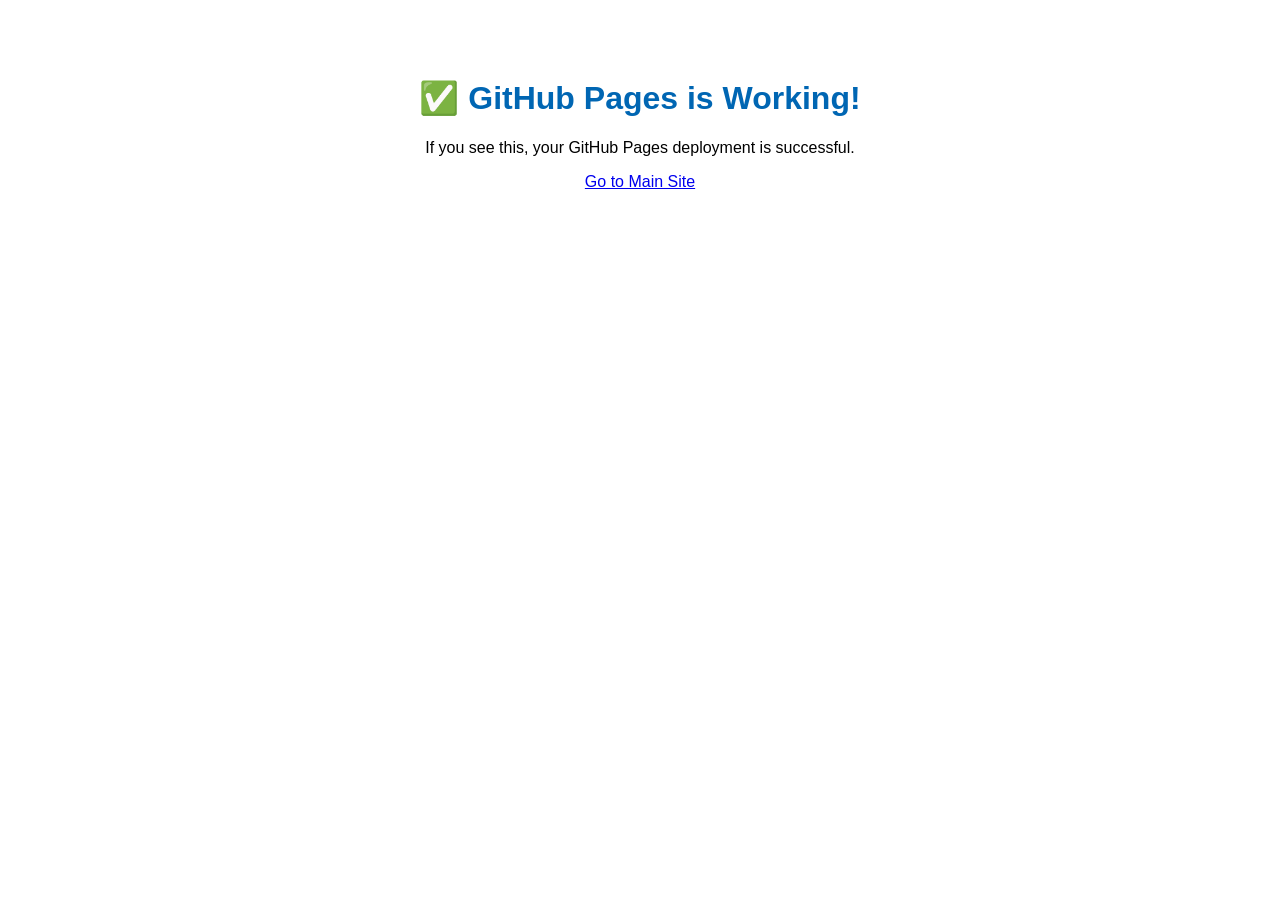
<file: test.html>
<!DOCTYPE html>
<html>
<head>
    <title>Test Page - Connect Community</title>
</head>
<body style="font-family: Arial; text-align: center; padding: 50px;">
    <h1 style="color: #0066b3;">✅ GitHub Pages is Working!</h1>
    <p>If you see this, your GitHub Pages deployment is successful.</p>
    <p><a href="index.html">Go to Main Site</a></p>
</body>
</html>
</file>
<file: assets/css/style.css>
/* ========================================
   CSS RESET & BASE STYLES
   Connect Community Website - Based on BPPA Template
   Updated: 2026-01-03
   ======================================== */

* {
    margin: 0;
    padding: 0;
    box-sizing: border-box;
}

:root {
    /* Color Palette - Connect Community Theme */
    --primary-color: #0066b3;
    --primary-dark: #004a80;
    --primary-light: #00a0dc;
    --secondary-color: #004a80;
    --accent-color: #ff6b35;
    --accent-gold: #ff6b35;
    --accent-gold-light: #ff8555;
    --success-color: #059669;
    --text-dark: #0066b3;
    --text-light: #64748b;
    --text-gray: #94a3b8;
    --bg-light: #f8fafc;
    --bg-gradient: linear-gradient(135deg, #f0f9ff 0%, #fff5f0 100%);
    --bg-white: #ffffff;
    --border-color: #e2e8f0;
    
    /* Typography */
    --font-primary: 'Inter', -apple-system, BlinkMacSystemFont, 'Segoe UI', sans-serif;
    --font-headings: 'Poppins', sans-serif;
    
    /* Spacing */
    --section-padding: 120px;
    --container-width: 1200px;
    
    /* Shadows */
    --shadow-sm: 0 1px 2px 0 rgba(0, 0, 0, 0.05);
    --shadow-md: 0 4px 6px -1px rgba(0, 0, 0, 0.1);
    --shadow-lg: 0 10px 15px -3px rgba(0, 0, 0, 0.1);
    --shadow-xl: 0 20px 25px -5px rgba(0, 0, 0, 0.1);
    
    /* Transitions */
    --transition-fast: 0.2s ease;
    --transition-base: 0.3s ease;
    --transition-slow: 0.5s ease;
}

html {
    scroll-behavior: smooth;
    font-size: 16px;
}

body {
    font-family: var(--font-primary);
    color: var(--text-dark);
    line-height: 1.6;
    background-color: var(--bg-white);
    overflow-x: hidden;
    animation: pageTransitionIn 0.5s ease;
}

/* Page Transition Animations */
@keyframes pageTransitionIn {
    from {
        opacity: 0;
        transform: translateY(20px);
    }
    to {
        opacity: 1;
        transform: translateY(0);
    }
}

@keyframes pageTransitionOut {
    from {
        opacity: 1;
        transform: translateY(0);
    }
    to {
        opacity: 0;
        transform: translateY(-20px);
    }
}

body.page-transitioning {
    animation: pageTransitionOut 0.3s ease forwards;
}

img {
    max-width: 100%;
    height: auto;
    display: block;
}

a {
    text-decoration: none;
    color: inherit;
    transition: var(--transition-base);
}

ul {
    list-style: none;
}

/* ========================================
   CONTAINER & LAYOUT
   ======================================== */

.container {
    max-width: var(--container-width);
    margin: 0 auto;
    padding: 0 24px;
}

.section-header {
    text-align: center;
    margin-bottom: 60px;
}

.section-tag {
    display: inline-block;
    padding: 8px 20px;
    background: linear-gradient(135deg, rgba(37, 99, 235, 0.1), rgba(245, 158, 11, 0.1));
    color: var(--primary-color);
    border-radius: 50px;
    font-size: 14px;
    font-weight: 600;
    text-transform: uppercase;
    letter-spacing: 1px;
    margin-bottom: 16px;
}

.section-title {
    font-family: var(--font-headings);
    font-size: 1.75rem;
    font-weight: 700;
    color: var(--text-dark);
    margin-bottom: 16px;
}

/* ========================================
   NAVIGATION
   ======================================== */

.navbar {
    position: fixed;
    top: 0;
    left: 0;
    right: 0;
    background: transparent;
    z-index: 1000;
    transition: all 0.4s ease;
    padding: 20px 0;
}

.navbar .container {
    display: flex;
    align-items: center;
    justify-content: center;
}

.nav-wrapper {
    display: flex;
    align-items: center;
    justify-content: flex-start;
    width: 100%;
    gap: 60px;
}

.nav-content {
    display: flex;
    align-items: center;
    gap: 40px;
    background: rgba(255, 255, 255, 0.85);
    backdrop-filter: blur(10px);
    -webkit-backdrop-filter: blur(10px);
    border: 1px solid rgba(0, 0, 0, 0.08);
    border-radius: 50px;
    padding: 8px 32px;
    transition: all 0.4s cubic-bezier(0.4, 0, 0.2, 1);
}

.navbar:not(.scrolled) .nav-content {
    background: rgba(255, 255, 255, 0.1);
    border: 1px solid rgba(255, 255, 255, 0.2);
}

.navbar::before {
    content: '';
    position: absolute;
    top: 0;
    left: 0;
    width: 100%;
    height: 100%;
    background: transparent;
    pointer-events: none;
    z-index: 0;
}

.navbar.scrolled {
    padding: 12px 0;
}

.navbar.scrolled .nav-content {
    background: rgba(255, 255, 255, 0.98);
    backdrop-filter: blur(25px);
    -webkit-backdrop-filter: blur(25px);
    box-shadow: 0 4px 30px rgba(0, 0, 0, 0.12);
    border: 1px solid rgba(0, 0, 0, 0.1);
}

.logo {
    display: flex;
    align-items: center;
    gap: 12px;
    font-weight: 700;
    background: transparent;
    flex-shrink: 0;
}

.logo img {
    height: 90px;
    width: auto;
    object-fit: contain;
    filter: none;
    transition: var(--transition-base);
    background: transparent;
}

.navbar.scrolled .logo img {
    filter: none;
}

.logo-icon {
    font-family: var(--font-headings);
    font-size: 28px;
    font-weight: 800;
    background: linear-gradient(135deg, var(--accent-gold), var(--accent-gold-light));
    -webkit-background-clip: text;
    -webkit-text-fill-color: transparent;
    background-clip: text;
}

.logo-text {
    font-size: 14px;
    color: #000000;
    max-width: 200px;
    line-height: 1.3;
}

.navbar:not(.scrolled) .logo-text {
    color: rgba(255, 255, 255, 0.9);
}

.nav-menu {
    display: flex;
    gap: 40px;
    align-items: center;
    margin: 0;
    list-style: none;
    padding: 0;
}

.nav-link {
    font-weight: 500;
    font-size: 12px;
    color: #000000;
    position: relative;
    padding: 8px 0;
    display: flex;
    align-items: center;
    gap: 5px;
    text-transform: capitalize;
    letter-spacing: 0;
    text-shadow: none;
}

.navbar:not(.scrolled) .nav-link {
    color: rgba(255, 255, 255, 0.95);
    text-shadow: 0 1px 3px rgba(0, 0, 0, 0.3);
}

.nav-link:hover {
    color: #333333;
}

.navbar:not(.scrolled) .nav-link:hover {
    color: rgba(255, 255, 255, 1);
}

.navbar.scrolled .nav-link {
    color: #000000;
    text-shadow: none;
}

.navbar.scrolled .nav-link:hover {
    color: #333333;
}

.dropdown-arrow {
    width: 14px;
    height: 14px;
    transition: transform 0.3s ease;
    color: #000000;
}

.navbar:not(.scrolled) .dropdown-arrow {
    color: rgba(255, 255, 255, 0.9);
}

.navbar.scrolled .dropdown-arrow {
    color: #000000;
}

.nav-dropdown {
    position: relative;
}

.dropdown-trigger {
    cursor: pointer;
    user-select: none;
}

.dropdown-trigger:hover {
    color: var(--accent-gold);
}

.nav-dropdown:hover .dropdown-arrow {
    transform: rotate(180deg);
}

.dropdown-menu {
    position: absolute;
    top: 100%;
    left: 0;
    background: white;
    backdrop-filter: blur(15px);
    min-width: 180px;
    border-radius: 12px;
    box-shadow: 0 10px 40px rgba(0, 0, 0, 0.15);
    border: 1px solid rgba(0, 0, 0, 0.1);
    opacity: 0;
    visibility: hidden;
    transform: translateY(-10px);
    transition: all 0.3s ease;
    z-index: 1000;
    padding: 8px 0;
    margin-top: 10px;
}

.nav-dropdown:hover .dropdown-menu {
    opacity: 1;
    visibility: visible;
    transform: translateY(0);
}

.dropdown-menu li {
    list-style: none;
}

.dropdown-menu a {
    display: block;
    padding: 12px 20px;
    color: #000000;
    font-weight: 500;
    font-size: 14px;
    transition: all 0.3s ease;
}

.dropdown-menu a:hover {
    background: rgba(0, 0, 0, 0.05);
    color: #333333;
    padding-left: 25px;
}

.dropdown-menu a.active {
    background: rgba(0, 0, 0, 0.08);
    color: #333333;
    border-radius: 8px;
    margin: 0 8px;
}

.dropdown-menu a.active:hover {
    padding-left: 20px;
}

.nav-link::before {
    content: '';
    position: absolute;
    bottom: -2px;
    left: 50%;
    width: 0;
    height: 3px;
    background: linear-gradient(90deg, #ff6b35, #0066b3);
    transform: translateX(-50%);
    transition: width 0.4s cubic-bezier(0.4, 0, 0.2, 1);
    border-radius: 2px;
}

.nav-link::after {
    content: '';
    position: absolute;
    top: 50%;
    left: 50%;
    width: 0;
    height: 0;
    background: radial-gradient(circle, rgba(255, 107, 53, 0.15), transparent);
    transform: translate(-50%, -50%);
    transition: all 0.5s cubic-bezier(0.4, 0, 0.2, 1);
    border-radius: 50%;
    z-index: -1;
}

.nav-link:hover::before {
    width: 100%;
}

.nav-link:hover::after {
    width: 120%;
    height: 120%;
}

.nav-link:hover {
    transform: translateY(-2px);
}

.nav-link::before {
    background: linear-gradient(90deg, #ff6b35, #0066b3);
}

.navbar:not(.scrolled) .nav-link::before {
    background: linear-gradient(90deg, rgba(255, 255, 255, 0.9), rgba(255, 107, 53, 0.9));
}

.nav-link::after {
    background: radial-gradient(circle, rgba(255, 107, 53, 0.15), transparent);
}

.navbar:not(.scrolled) .nav-link::after {
    background: radial-gradient(circle, rgba(255, 255, 255, 0.15), transparent);
}

.navbar.scrolled .nav-link::before {
    background: linear-gradient(90deg, #ff6b35, #0066b3);
}

.navbar.scrolled .nav-link::after {
    background: radial-gradient(circle, rgba(255, 107, 53, 0.15), transparent);
}

.nav-link.active {
    background: rgba(0, 0, 0, 0.1);
    color: #000000;
    padding: 8px 16px;
    border-radius: 6px;
}

.navbar:not(.scrolled) .nav-link.active {
    background: rgba(255, 255, 255, 0.2);
    color: white;
}

.navbar.scrolled .nav-link.active {
    background: rgba(0, 0, 0, 0.1);
    color: #000000;
}
    color: #000000;
}

.nav-link.active::before,
.nav-link.active::after {
    display: none;
}

.nav-actions {
    display: flex;
    align-items: center;
    gap: 12px;
    flex-shrink: 0;
}

.nav-actions .btn {
    white-space: nowrap;
    font-size: 11px !important;
    padding: 10px 20px !important;
}

.nav-menu-actions {
    display: none;
}

.mobile-toggle {
    display: none;
    align-items: center;
    justify-content: center;
    background: none;
    border: none;
    cursor: pointer;
    padding: 8px;
    width: 40px;
    height: 40px;
}

.mobile-toggle svg {
    width: 24px;
    height: 24px;
    color: #000000;
    transition: transform 0.3s ease;
}

.navbar:not(.scrolled) .mobile-toggle svg {
    color: #ffffff;
    filter: drop-shadow(0 1px 2px rgba(0, 0, 0, 0.3));
}

.mobile-toggle .line {
    transition: all 0.3s cubic-bezier(0.65, 0, 0.35, 1);
    transform-origin: center;
}

.navbar.scrolled .mobile-toggle svg {
    color: #000000;
    filter: none;
}

.mobile-toggle.active .line-1 {
    transform: translateY(6px) rotate(45deg);
}

.mobile-toggle.active .line-2 {
    opacity: 0;
}

.mobile-toggle.active .line-3 {
    transform: translateY(-6px) rotate(-45deg);
}

/* ========================================
   BUTTONS
   ======================================== */

/* Button Styles v2.0 */
.btn {
    display: inline-block;
    padding: 8px 16px !important;
    border-radius: 6px;
    font-weight: 600;
    font-size: 12px !important;
    text-align: center;
    cursor: pointer;
    transition: all 0.3s cubic-bezier(0.4, 0, 0.2, 1);
    border: 2px solid transparent;
    text-transform: uppercase;
    letter-spacing: 0.5px;
    position: relative;
    overflow: hidden;
    min-width: 140px !important;
    max-width: 250px !important;
}

.btn-primary {
    background: linear-gradient(135deg, #ff6b35 0%, #f59e0b 100%);
    color: white;
    box-shadow: 0 4px 15px rgba(255, 107, 53, 0.4);
    border: none;
}

.btn-primary::before {
    content: '';
    position: absolute;
    top: 0;
    left: -100%;
    width: 100%;
    height: 100%;
    background: linear-gradient(135deg, #f59e0b 0%, #ff6b35 100%);
    transition: left 0.4s ease;
    z-index: -1;
}

.btn-primary:hover::before {
    left: 0;
}

.btn-primary:hover {
    transform: translateY(-3px);
    box-shadow: 0 8px 25px rgba(255, 107, 53, 0.5);
}

.btn-secondary {
    background: white;
    color: #0066b3;
    border: 2px solid white;
    position: relative;
    z-index: 1;
}

.btn-secondary::before {
    content: '';
    position: absolute;
    top: 0;
    left: 0;
    width: 0;
    height: 100%;
    background: #0066b3;
    transition: width 0.4s ease;
    z-index: -1;
}

.btn-secondary:hover::before {
    width: 100%;
}

.btn-secondary:hover {
    color: white;
    transform: translateY(-3px);
    box-shadow: 0 8px 25px rgba(0, 102, 179, 0.4);
}

.btn-primary.active {
    background: linear-gradient(135deg, #f59e0b 0%, #ff6b35 100%);
    box-shadow: 0 6px 20px rgba(255, 107, 53, 0.6);
    transform: translateY(-2px);
}

.btn-secondary.active {
    background: #0066b3;
    color: white;
    border-color: #0066b3;
    box-shadow: 0 6px 20px rgba(0, 102, 179, 0.5);
    transform: translateY(-2px);
}

.btn-secondary.active::before {
    width: 100%;
}

.btn-outline {
    background: transparent;
    color: var(--text-dark);
    border-color: var(--border-color);
}

.btn-outline:hover {
    border-color: var(--primary-color);
    color: var(--primary-color);
}

/* ========================================
   HERO SECTION
   ======================================== */

.hero {
    position: relative;
    min-height: 100vh;
    display: flex;
    flex-direction: column;
    overflow: hidden;
    padding-top: 0;
}

.hero-slider {
    position: relative;
    width: 100%;
    height: 100vh;
    overflow: hidden;
}

.hero-slide {
    position: absolute;
    top: 0;
    left: 0;
    width: 100%;
    height: 100%;
    opacity: 0;
    visibility: hidden;
    transition: opacity 1.5s ease-in-out, visibility 0s linear 1.5s;
    z-index: 0;
}

.hero-slide.active {
    opacity: 1;
    visibility: visible;
    z-index: 1;
    transition: opacity 1.5s ease-in-out, visibility 0s linear 0s;
}

@keyframes slideZoomIn {
    0% {
        opacity: 0;
        transform: scale(1.15) translateX(50px);
    }
    100% {
        opacity: 1;
        transform: scale(1) translateX(0);
    }
}

.hero-shape {
    position: absolute;
    bottom: 0;
    right: 0;
    width: 100%;
    height: 120px;
    z-index: 1;
    pointer-events: none;
    display: none;
}

.hero-shape::before {
    content: '';
    position: absolute;
    bottom: 0;
    right: 0;
    width: 40%;
    height: 100%;
    background: linear-gradient(135deg, transparent 0%, var(--primary-color) 50%);
    clip-path: polygon(100% 0, 100% 100%, 0 100%);
}

.hero-shape::after {
    content: '';
    position: absolute;
    bottom: 0;
    right: 0;
    width: 120px;
    height: 100%;
    background: var(--accent-gold);
    clip-path: polygon(100% 0, 100% 100%, 80% 100%);
}

/* Hero Navigation Buttons */
.hero-nav-btn {
    position: absolute;
    top: 50%;
    transform: translateY(-50%);
    background: rgba(255, 255, 255, 0.9);
    border: none;
    width: 50px;
    height: 50px;
    border-radius: 50%;
    display: none;
    align-items: center;
    justify-content: center;
    cursor: pointer;
    z-index: 10;
    transition: all 0.3s ease;
    box-shadow: 0 4px 12px rgba(0, 0, 0, 0.15);
}

.hero-nav-btn:hover {
    background: white;
    transform: translateY(-50%) scale(1.1);
}

.hero-nav-btn svg {
    width: 24px;
    height: 24px;
    color: var(--primary-color);
}

.hero-prev {
    left: 30px;
}

.hero-next {
    right: 30px;
}

/* Hero Indicators */
.hero-indicators {
    position: absolute;
    bottom: 40px;
    left: 50%;
    transform: translateX(-50%);
    display: flex;
    gap: 20px;
    z-index: 10;
    align-items: center;
}

.hero-indicator {
    position: relative;
    width: 16px;
    height: 16px;
    background: rgba(255, 255, 255, 0.3);
    border: 2px solid rgba(255, 255, 255, 0.6);
    cursor: pointer;
    transition: all 0.4s cubic-bezier(0.4, 0, 0.2, 1);
    padding: 0;
    overflow: hidden;
    transform: rotate(45deg);
    border-radius: 3px;
}

.hero-indicator::before {
    content: '';
    position: absolute;
    top: 50%;
    left: 50%;
    transform: translate(-50%, -50%) scale(0);
    width: 8px;
    height: 8px;
    background: linear-gradient(135deg, #00a0dc 0%, #0066b3 100%);
    transition: transform 0.4s cubic-bezier(0.4, 0, 0.2, 1);
    border-radius: 2px;
}

.hero-indicator[data-slide="0"]::before {
    background: linear-gradient(135deg, #00a0dc 0%, #0066b3 100%);
}

.hero-indicator[data-slide="1"]::before {
    background: linear-gradient(135deg, #ff8555 0%, #ff6b35 100%);
}

.hero-indicator[data-slide="2"]::before {
    background: linear-gradient(135deg, #ff6b35 0%, #0066b3 100%);
}

.hero-indicator.active {
    background: linear-gradient(135deg, #00a0dc 0%, #0066b3 100%);
    border-color: white;
    width: 50px;
    height: 16px;
    border-radius: 4px;
    box-shadow: 0 4px 16px rgba(0, 160, 220, 0.6);
}

.hero-indicator[data-slide="0"].active {
    background: linear-gradient(135deg, #00a0dc 0%, #0066b3 100%);
    box-shadow: 0 4px 16px rgba(0, 160, 220, 0.6);
}

.hero-indicator[data-slide="1"].active {
    background: linear-gradient(135deg, #ff8555 0%, #ff6b35 100%);
    box-shadow: 0 4px 16px rgba(255, 107, 53, 0.6);
}

.hero-indicator[data-slide="2"].active {
    background: linear-gradient(135deg, #ff6b35 0%, #0066b3 100%);
    box-shadow: 0 4px 16px rgba(128, 83, 116, 0.6);
}

.hero-indicator.active::before {
    transform: translate(-50%, -50%) scale(1);
    width: 100%;
    height: 100%;
    border-radius: 4px;
}

.hero-indicator:hover {
    border-color: rgba(255, 255, 255, 1);
    transform: rotate(45deg) scale(1.15);
}

.hero-indicator:hover::before {
    transform: translate(-50%, -50%) scale(0.7);
}

.hero-indicator.active:hover {
    transform: rotate(45deg) scale(1.05);
}


.hero-background {
    position: absolute;
    top: 0;
    left: 0;
    right: 0;
    bottom: 0;
    background-position: center center;
    background-size: cover;
    background-repeat: no-repeat;
    z-index: -1;
    transform: scale(1);
    will-change: transform;
}

.hero-slide.active .hero-background {
    animation: kenBurnsZoom 15s ease-out forwards;
}

@keyframes kenBurnsZoom {
    0% {
        transform: scale(1);
    }
    100% {
        transform: scale(1.08);
    }
}

.hero-background::before {
    content: '';
    position: absolute;
    top: 0;
    left: 0;
    right: 0;
    bottom: 0;
    background: rgba(0, 0, 0, 0.4);
}

/* Responsive Hero Background Images */
/* Slide 1 - Blue Gradient */
.hero-slide:nth-child(1) .hero-background {
    background-image: linear-gradient(135deg, rgba(0, 102, 179, 0.3) 0%, rgba(0, 160, 220, 0.3) 100%), 
                      url('../img/hero section/Slide1.webp');
}

/* Slide 2 - Orange Gradient */
.hero-slide:nth-child(2) .hero-background {
    background-image: linear-gradient(135deg, rgba(255, 107, 53, 0.3) 0%, rgba(255, 133, 85, 0.3) 100%), 
                      url('../img/hero section/slide2.webp');
}

/* Slide 3 - Mixed Gradient */
.hero-slide:nth-child(3) .hero-background {
    background-image: linear-gradient(135deg, rgba(0, 102, 179, 0.3) 0%, rgba(255, 107, 53, 0.3) 100%), 
                      url('../img/hero section/slide3.webp');
}

/* Tablet: Use 1280px variants */
@media (max-width: 1279px) {
    .hero-slide:nth-child(1) .hero-background {
        background-image: linear-gradient(135deg, rgba(0, 102, 179, 0.3) 0%, rgba(0, 160, 220, 0.3) 100%), 
                          url('../img/hero section/Slide1-1280.webp');
    }
    
    .hero-slide:nth-child(2) .hero-background {
        background-image: linear-gradient(135deg, rgba(255, 107, 53, 0.3) 0%, rgba(255, 133, 85, 0.3) 100%), 
                          url('../img/hero section/slide2-1280.webp');
    }
}

/* Mobile: Use 640px variants */
@media (max-width: 768px) {
    .hero-slide:nth-child(1) .hero-background {
        background-image: linear-gradient(135deg, rgba(0, 102, 179, 0.3) 0%, rgba(0, 160, 220, 0.3) 100%), 
                          url('../img/hero section/Slide1-640.webp');
    }
    
    .hero-slide:nth-child(2) .hero-background {
        background-image: linear-gradient(135deg, rgba(255, 107, 53, 0.3) 0%, rgba(255, 133, 85, 0.3) 100%), 
                          url('../img/hero section/slide2-640.webp');
    }
    
    /* Mobile Hero Image Optimization */
    .hero-background {
        background-size: auto 100%; /* Height-based sizing shows more of the image */
        background-position: center 35%; /* Adjusted to show better focal point */
    }
    
    /* Reduce Ken Burns zoom on mobile to prevent over-zooming */
    .hero-slide.active .hero-background {
        animation: kenBurnsZoomMobile 15s ease-out forwards;
    }
    
    @keyframes kenBurnsZoomMobile {
        0% {
            transform: scale(1);
        }
        100% {
            transform: scale(1.03); /* Reduced from 1.08 to show more image */
        }
    }
}

.hero-wrapper {
    display: flex;
    align-items: center;
    justify-content: center;
    min-height: 100vh;
    text-align: center;
    padding-top: 0;
}

.hero-content-center {
    max-width: 900px;
    margin: 0 auto;
    padding: 40px 20px;
}

.hero-slide:not(.active) .hero-subtitle,
.hero-slide:not(.active) .hero-title-main,
.hero-slide:not(.active) .hero-tagline-main {
    opacity: 0;
    transform: translateY(50px);
    animation: none;
}

.hero-slide.active .hero-subtitle {
    animation: slideUpFade 1s ease-out forwards;
    animation-delay: 0.3s;
}

.hero-slide.active .hero-title-main {
    animation: slideUpFade 1.2s ease-out forwards;
    animation-delay: 0.5s;
}

.hero-slide.active .hero-tagline-main {
    animation: slideUpFade 1s ease-out forwards;
    animation-delay: 0.8s;
}

.hero-subtitle {
    font-family: var(--font-primary);
    font-size: 0.75rem;
    font-weight: 600;
    color: var(--accent-gold);
    margin-bottom: 20px;
    letter-spacing: 2px;
    opacity: 0;
    transform: translateY(30px);
    text-shadow: 0 2px 8px rgba(0, 0, 0, 0.5);
    text-transform: uppercase;
}

.hero-title-main {
    font-family: var(--font-headings);
    font-size: 1.75rem;
    font-weight: 700;
    line-height: 1.2;
    margin-bottom: 25px;
    color: #fff;
    letter-spacing: -0.5px;
    opacity: 0;
    transform: translateY(50px);
    text-shadow: 0 4px 12px rgba(0, 0, 0, 0.6);
}

.hero-tagline-main {
    font-family: var(--font-primary);
    font-size: 0.8rem;
    font-weight: 400;
    color: rgba(255, 255, 255, 0.95);
    margin-top: 0;
    opacity: 0;
    transform: translateY(30px);
    text-shadow: 0 2px 8px rgba(0, 0, 0, 0.5);
}

/* Slide up fade animation */
@keyframes slideUpFade {
    to {
        opacity: 1;
        transform: translateY(0);
    }
}

/* ========================================
   REGIONAL COVERAGE FLAGS
   ======================================== */

.regional-coverage-banner {
    background: linear-gradient(135deg, #f8fafc 0%, #e2e8f0 100%);
    padding: 30px 0;
    border-top: 1px solid #e2e8f0;
    border-bottom: 1px solid #e2e8f0;
}

.flags-container {
    display: grid;
    grid-template-columns: auto repeat(4, 1fr);
    align-items: center;
    justify-items: center;
    gap: 40px;
    max-width: 1000px;
    margin: 0 auto;
}

.flags-label {
    font-size: 16px;
    font-weight: 600;
    color: #475569;
    margin: 0;
    letter-spacing: 0.5px;
    justify-self: start;
}

.flag-item {
    display: flex;
    align-items: center;
    gap: 8px;
    justify-content: center;
    min-width: 140px;
}

.flag-item picture {
    flex-shrink: 0;
}

.flag-item img {
    width: 32px;
    height: 32px;
    border-radius: 50%;
    object-fit: cover;
    box-shadow: 0 2px 6px rgba(0, 0, 0, 0.2);
}

.flag-item span {
    font-size: 15px;
    font-weight: 500;
    color: #334155;
    white-space: nowrap;
}

/* Flag animation */
@keyframes flagWave {
    0%, 100% {
        transform: rotateY(0deg) translateY(0px);
    }
    25% {
        transform: rotateY(-15deg) translateY(-2px);
    }
    50% {
        transform: rotateY(0deg) translateY(0px);
    }
    75% {
        transform: rotateY(15deg) translateY(-2px);
    }
}

.flag-flying {
    animation: flagWave 2s ease-in-out infinite;
    transform-style: preserve-3d;
}

.flag-flying:nth-child(1) {
    animation-delay: 0s;
}

.flag-item:nth-child(2) .flag-flying {
    animation-delay: 0.3s;
}

.flag-item:nth-child(3) .flag-flying {
    animation-delay: 0.6s;
}

.flag-item:nth-child(4) .flag-flying {
    animation-delay: 0.9s;
}

.flag-item:nth-child(5) .flag-flying {
    animation-delay: 1.2s;
}

/* Responsive flags */
@media (max-width: 968px) {
    .flags-container {
        display: grid !important;
        grid-template-columns: repeat(2, auto) !important;
        gap: 12px 20px !important;
        padding: 0 30px !important;
        justify-content: center !important;
        justify-items: start !important;
        align-items: center !important;
    }
    
    .flags-label {
        grid-column: 1 / -1;
        justify-self: center !important;
        margin-bottom: 8px;
    }
    
    .flag-item {
        display: flex !important;
        align-items: center !important;
        gap: 8px !important;
        min-width: 0 !important;
        justify-content: flex-start !important;
    }
}

@media (max-width: 768px) {
    .regional-coverage-banner {
        padding: 25px 0;
    }
    
    .flags-container {
        display: grid !important;
        grid-template-columns: repeat(2, auto) !important;
        gap: 10px 15px !important;
        padding: 0 20px !important;
        justify-content: center !important;
        justify-items: start !important;
        align-items: center !important;
    }
    
    .flags-label {
        font-size: 14px;
        grid-column: 1 / -1;
        justify-self: center !important;
    }
    
    .flag-item {
        display: flex !important;
        align-items: center !important;
        gap: 6px !important;
        min-width: 0 !important;
        justify-content: flex-start !important;
    }
    
    .flag-item img {
        width: 32px !important;
        height: 32px !important;
        flex-shrink: 0;
    }
    
    .flag-item span {
        font-size: 13px;
        white-space: nowrap;
    }
}

/* ========================================
   ABOUT SECTION
   ======================================== */

.about {
    padding: var(--section-padding) 0;
    background: var(--bg-white);
}

.about-content {
    display: grid;
    grid-template-columns: 1fr 1fr;
    gap: 60px;
    align-items: center;
}

.about-text .lead-text {
    font-size: 1.25rem;
    font-weight: 500;
    color: var(--text-dark);
    margin-bottom: 20px;
    line-height: 1.8;
}

.about-text p {
    color: var(--text-light);
    font-size: 1.1rem;
    line-height: 1.8;
}

.about-image {
    position: relative;
}

.about-img {
    width: 100%;
    max-width: 500px;
    height: auto;
    border-radius: 20px;
    box-shadow: 0 10px 40px rgba(0, 0, 0, 0.1);
}

.image-placeholder {
    width: 100%;
    max-width: 400px;
    aspect-ratio: 1;
    display: flex;
    align-items: center;
    justify-content: center;
    background: linear-gradient(135deg, rgba(37, 99, 235, 0.05), rgba(245, 158, 11, 0.05));
    border-radius: 20px;
    overflow: hidden;
}

.image-placeholder svg {
    width: 80%;
    height: 80%;
    max-width: 300px;
    max-height: 300px;
    animation: morph 8s ease-in-out infinite;
}

@keyframes morph {
    0%, 100% {
        transform: scale(1) rotate(0deg);
    }
    50% {
        transform: scale(1.1) rotate(5deg);
    }
}

/* ========================================
   VISION & MISSION SECTION
   ======================================== */

.vision-mission {
    padding: var(--section-padding) 0;
    background: linear-gradient(135deg, var(--bg-light) 0%, var(--bg-white) 100%);
}

.vm-grid {
    display: grid;
    grid-template-columns: repeat(2, 1fr);
    gap: 40px;
}

.vm-card {
    background: white;
    padding: 50px;
    border-radius: 20px;
    box-shadow: var(--shadow-lg);
    transition: all var(--transition-base);
    position: relative;
    overflow: hidden;
}

.vm-card::before {
    content: '';
    position: absolute;
    top: 0;
    left: 0;
    width: 100%;
    height: 4px;
    background: linear-gradient(90deg, var(--primary-color), var(--accent-color));
    transform: scaleX(0);
    transition: transform var(--transition-base);
}

.vm-card:hover::before {
    transform: scaleX(1);
}

.vm-card:hover {
    transform: translateY(-10px);
    box-shadow: var(--shadow-xl);
}

.vm-icon {
    width: 60px;
    height: 60px;
    background: linear-gradient(135deg, var(--primary-color), var(--accent-gold));
    border-radius: 16px;
    display: flex;
    align-items: center;
    justify-content: center;
    margin-bottom: 24px;
}

.vm-icon svg {
    width: 32px;
    height: 32px;
    color: white;
}

.vm-card h3 {
    font-family: var(--font-headings);
    font-size: 2rem;
    font-weight: 700;
    margin-bottom: 16px;
    color: var(--text-dark);
}

.vm-card p {
    color: var(--text-light);
    font-size: 1.1rem;
    line-height: 1.8;
}

/* ========================================
   VALUES SECTION
   ======================================== */

.values {
    padding: var(--section-padding) 0;
    background: var(--bg-white);
}

.values-grid {
    display: grid;
    grid-template-columns: repeat(4, 1fr);
    gap: 30px;
}

.value-card {
    text-align: center;
    padding: 40px 20px;
    background: var(--bg-light);
    border-radius: 16px;
    transition: all var(--transition-base);
    border: 2px solid transparent;
}

.value-card:hover {
    background: white;
    border-color: var(--primary-color);
    transform: translateY(-8px);
    box-shadow: var(--shadow-lg);
}

.value-icon {
    width: 70px;
    height: 70px;
    background: linear-gradient(135deg, var(--primary-color), var(--accent-gold));
    border-radius: 50%;
    display: flex;
    align-items: center;
    justify-content: center;
    margin: 0 auto 20px;
    transition: var(--transition-base);
}

.value-card:hover .value-icon {
    transform: scale(1.1) rotate(5deg);
}

.value-icon svg {
    width: 36px;
    height: 36px;
    color: white;
}

.value-card h4 {
    font-family: var(--font-headings);
    font-size: 1.3rem;
    font-weight: 700;
    margin-bottom: 12px;
    color: var(--text-dark);
}

.value-card p {
    color: var(--text-light);
    font-size: 0.95rem;
    line-height: 1.6;
}

/* ========================================
   OBJECTIVES SECTION
   ======================================== */

.objectives {
    padding: var(--section-padding) 0;
    background: linear-gradient(135deg, #f8fafc 0%, #ffffff 100%);
}

.objectives-grid {
    display: grid;
    grid-template-columns: repeat(2, 1fr);
    gap: 30px;
}

.objective-item {
    display: flex;
    gap: 24px;
    padding: 30px;
    background: white;
    border-radius: 16px;
    box-shadow: var(--shadow-md);
    transition: all var(--transition-base);
    border-left: 4px solid transparent;
}

.objective-item:hover {
    transform: translateX(8px);
    border-left-color: var(--primary-color);
    box-shadow: var(--shadow-lg);
}

.objective-number {
    font-family: var(--font-headings);
    font-size: 2.5rem;
    font-weight: 800;
    background: linear-gradient(135deg, var(--primary-color), var(--accent-color));
    -webkit-background-clip: text;
    -webkit-text-fill-color: transparent;
    background-clip: text;
    flex-shrink: 0;
    line-height: 1;
}

.objective-item p {
    color: var(--text-light);
    font-size: 1.05rem;
    line-height: 1.7;
    padding-top: 4px;
}

/* ========================================
   MEMBERSHIP SECTION (General)
   ======================================== */

.membership {
    padding: var(--section-padding) 0;
    background: var(--bg-white);
}

.membership-grid {
    display: grid;
    grid-template-columns: repeat(2, 1fr);
    gap: 40px;
}

/* Base style for standard membership cards (not carousel ones) */
.membership-card:not(.carousel-track .membership-card) {
    background: white;
    border: 2px solid var(--border-color);
    border-radius: 24px;
    padding: 50px;
    transition: all var(--transition-base);
    position: relative;
    min-width: auto;
    overflow: visible;
}

.membership-card.featured {
    border-color: var(--primary-color);
    box-shadow: 0 0 0 4px rgba(37, 99, 235, 0.1);
    transform: scale(1.02);
}

.membership-card:not(.carousel-track .membership-card):hover {
    transform: translateY(-10px);
    box-shadow: var(--shadow-xl);
}

.membership-badge {
    display: inline-block;
    padding: 8px 16px;
    background: linear-gradient(135deg, rgba(37, 99, 235, 0.1), rgba(245, 158, 11, 0.1));
    color: var(--primary-color);
    border-radius: 50px;
    font-size: 13px;
    font-weight: 600;
    text-transform: uppercase;
    letter-spacing: 0.5px;
    margin-bottom: 20px;
}

.membership-badge.popular {
    background: linear-gradient(135deg, var(--primary-color), var(--primary-light));
    color: white;
}

.membership-title {
    font-family: var(--font-headings);
    font-size: 2rem;
    font-weight: 700;
    margin-bottom: 16px;
    color: var(--text-dark);
}

.membership-description {
    color: var(--text-light);
    font-size: 1.05rem;
    margin-bottom: 32px;
    line-height: 1.7;
}

.benefits-list {
    margin-bottom: 32px;
}

.benefits-list li {
    display: flex;
    gap: 12px;
    align-items: flex-start;
    margin-bottom: 16px;
    color: var(--text-light);
    font-size: 1rem;
}

.benefits-list svg {
    width: 24px;
    height: 24px;
    color: var(--primary-color);
    flex-shrink: 0;
    margin-top: 2px;
}

/* ========================================
   PRICING SECTION
   ======================================== */

.pricing {
    padding: var(--section-padding) 0;
    background: linear-gradient(135deg, var(--bg-light) 0%, var(--bg-white) 100%);
}

.pricing-grid {
    display: grid;
    grid-template-columns: repeat(2, 1fr);
    gap: 40px;
    max-width: 1000px;
    margin: 0 auto;
}

.pricing-card {
    background: white;
    border: 2px solid var(--border-color);
    border-radius: 24px;
    padding: 50px;
    transition: all var(--transition-base);
    position: relative;
}

.pricing-card.featured {
    border-color: var(--primary-color);
    box-shadow: 0 0 0 4px rgba(37, 99, 235, 0.1);
}

.pricing-card:hover {
    transform: translateY(-10px);
    box-shadow: var(--shadow-xl);
}

.featured-badge {
    position: absolute;
    top: -16px;
    left: 50%;
    transform: translateX(-50%);
    padding: 8px 24px;
    background: linear-gradient(135deg, var(--primary-color), var(--primary-light));
    color: white;
    border-radius: 50px;
    font-size: 13px;
    font-weight: 600;
    text-transform: uppercase;
    letter-spacing: 0.5px;
    box-shadow: var(--shadow-md);
}

.pricing-title {
    font-family: var(--font-headings);
    font-size: 1.8rem;
    font-weight: 700;
    margin-bottom: 32px;
    color: var(--text-dark);
    text-align: center;
}

.pricing-details {
    margin-bottom: 32px;
}

.price-item {
    text-align: center;
    padding: 24px 0;
}

.price-label {
    display: block;
    font-size: 0.95rem;
    color: var(--text-gray);
    text-transform: uppercase;
    letter-spacing: 1px;
    margin-bottom: 12px;
    font-weight: 600;
}

.price-amount {
    display: flex;
    align-items: baseline;
    justify-content: center;
    gap: 8px;
    margin-bottom: 8px;
}

.currency {
    font-size: 1.2rem;
    font-weight: 600;
    color: var(--text-light);
}

.amount {
    font-family: var(--font-headings);
    font-size: 3.5rem;
    font-weight: 800;
    background: linear-gradient(135deg, var(--primary-color), var(--accent-color));
    -webkit-background-clip: text;
    -webkit-text-fill-color: transparent;
    background-clip: text;
    line-height: 1;
}

.price-note {
    display: block;
    font-size: 0.9rem;
    color: var(--text-gray);
}

.price-divider {
    height: 1px;
    background: linear-gradient(90deg, transparent, var(--border-color), transparent);
    margin: 20px 0;
}

.pricing-card .btn {
    width: auto;
}

/* ========================================
   CONTACT SECTION
   ======================================== */

.contact {
    padding: var(--section-padding) 0;
    background: var(--bg-white);
}

.contact-content {
    display: grid;
    grid-template-columns: 1fr 1.5fr;
    gap: 60px;
}

.contact-info h3 {
    font-family: var(--font-headings);
    font-size: 2rem;
    font-weight: 700;
    margin-bottom: 20px;
    color: var(--text-dark);
}

.contact-info > p {
    color: var(--text-light);
    font-size: 1.1rem;
    line-height: 1.8;
    margin-bottom: 40px;
}

.contact-methods {
    display: flex;
    flex-direction: column;
    gap: 24px;
}

.contact-method {
    display: flex;
    gap: 20px;
    align-items: flex-start;
    padding: 24px;
    background: var(--bg-light);
    border-radius: 12px;
    transition: var(--transition-base);
}

.contact-method:hover {
    background: white;
    box-shadow: var(--shadow-md);
    transform: translateX(8px);
}

.contact-method svg {
    width: 28px;
    height: 28px;
    color: var(--primary-color);
    flex-shrink: 0;
}

.contact-method h4 {
    font-weight: 600;
    margin-bottom: 4px;
    color: var(--text-dark);
}

.contact-method p {
    color: var(--text-light);
}

.contact-form {
    background: var(--bg-light);
    padding: 50px;
    border-radius: 24px;
}

.form-group {
    margin-bottom: 24px;
}

.form-group label {
    display: block;
    font-weight: 600;
    margin-bottom: 8px;
    color: var(--text-dark);
}

.form-group input,
.form-group select,
.form-group textarea {
    width: 100%;
    padding: 14px 20px;
    border: 2px solid var(--border-color);
    border-radius: 12px;
    font-family: var(--font-primary);
    font-size: 15px;
    transition: var(--transition-base);
    background: white;
}

.form-group input:focus,
.form-group select:focus,
.form-group textarea:focus {
    outline: none;
    border-color: var(--primary-color);
    box-shadow: 0 0 0 4px rgba(37, 99, 235, 0.1);
}

.form-group textarea {
    resize: vertical;
    min-height: 120px;
}

.contact-form .btn {
    width: auto;
    margin-top: 8px;
}

/* ========================================
   MEMBERSHIP CAROUSEL SECTION (Homepage Only)
   ======================================== */

.membership-carousel {
    /* Reduced padding to bring carousel closer to top banner */
    padding: 30px 0 60px 0;
    background: linear-gradient(135deg, #f8fafc 0%, #e0f2fe 100%);
    position: relative;
    overflow: hidden;
}

.carousel-header {
    text-align: center;
    margin-bottom: 20px;
    padding: 0 20px;
}

.carousel-header .section-title {
    font-family: var(--font-headings);
    font-size: 2.5rem;
    font-weight: 700;
    color: var(--primary-color);
    margin-bottom: 15px;
}

.carousel-header .section-subtitle {
    font-size: 1.1rem;
    color: var(--text-light);
    max-width: 600px;
    margin: 0 auto;
}

.carousel-container {
    position: relative;
    max-width: 1400px;
    margin: 0 auto;
    padding: 0 80px;
}

.carousel-wrapper {
    overflow: hidden;
    border-radius: 12px;
}

.carousel-track {
    display: flex;
    /* Reduced gap to 10px for tighter spacing */
    gap: 10px;
    width: 100%;
}

/* Membership Card Styles (Carousel Specific) */
.carousel-track .membership-card {
    /* 3 cards per view with 10px gap: (100% - 20px gap total) / 3 */
    min-width: calc((100% - 20px) / 3);
    background: transparent;
    border-radius: 0;
    overflow: hidden;
    box-shadow: none;
    border: none;
    outline: none;
    transition: transform 0.3s ease;
    cursor: pointer;
    padding: 0;
}

.carousel-track .membership-card:hover {
    transform: translateY(-5px);
    box-shadow: none;
}

.card-image {
    position: relative;
    width: 100%;
    height: 280px;
    overflow: hidden;
    border-radius: 0;
    border: none;
}

.card-placeholder {
    width: 100%;
    height: 100%;
    display: flex;
    align-items: center;
    justify-content: center;
    position: relative;
}

.card-icon {
    width: 80px;
    height: 80px;
    display: flex;
    align-items: center;
    justify-content: center;
}

.card-icon svg {
    width: 60px;
    height: 60px;
    color: rgba(255, 255, 255, 0.9);
}

.card-image img {
    width: 100%;
    height: 100%;
    object-fit: cover;
    transition: transform 0.6s ease;
}

.membership-card:hover .card-image img {
    transform: scale(1.05);
}

.card-overlay {
    position: absolute;
    top: 0;
    left: 0;
    right: 0;
    bottom: 0;
    background: linear-gradient(to bottom, transparent 0%, rgba(0, 0, 0, 0.4) 60%, rgba(0, 0, 0, 0.8) 100%);
    display: flex;
    flex-direction: column;
    justify-content: space-between;
    padding: 25px;
}

.card-badge {
    align-self: flex-start;
    background: rgba(30, 58, 138, 0.9);
    color: white;
    padding: 8px 18px;
    border-radius: 4px;
    font-size: 0.7rem;
    font-weight: 700;
    letter-spacing: 1.5px;
    text-transform: uppercase;
}

.card-title {
    font-family: var(--font-headings);
    font-size: 1.5rem;
    font-weight: 700;
    color: white;
    line-height: 1.3;
    margin: 0;
    text-shadow: 0 2px 4px rgba(0, 0, 0, 0.3);
}

.learn-more-btn {
    display: inline-block;
    align-self: flex-start;
    padding: 12px 28px;
    background: var(--primary-color);
    color: white;
    text-decoration: none;
    border-radius: 4px;
    font-weight: 600;
    font-size: 0.9rem;
    transition: all 0.3s ease;
    margin-top: 15px;
}

.learn-more-btn:hover {
    background: var(--primary-light);
    transform: translateY(-2px);
}

/* Carousel Navigation Buttons */
.carousel-btn {
    position: absolute;
    top: 50%;
    transform: translateY(-50%);
    background: white;
    border: none;
    width: 50px;
    height: 50px;
    border-radius: 50%;
    display: flex;
    align-items: center;
    justify-content: center;
    cursor: pointer;
    box-shadow: 0 4px 12px rgba(0, 0, 0, 0.15);
    transition: all 0.3s ease;
    z-index: 10;
}

.carousel-btn:hover {
    background: var(--primary-color);
    transform: translateY(-50%) scale(1.1);
}

.carousel-btn svg {
    width: 24px;
    height: 24px;
    color: var(--primary-color);
    transition: color 0.3s ease;
}

.carousel-btn:hover svg {
    color: white;
}

.prev-btn {
    left: 15px;
}

.next-btn {
    right: 15px;
}

/* Carousel Indicators */
.carousel-indicators {
    display: flex;
    justify-content: center;
    gap: 12px;
    margin-top: 40px;
}

.indicator {
    width: 12px;
    height: 12px;
    border-radius: 50%;
    background: #cbd5e1;
    border: none;
    cursor: pointer;
    transition: all 0.3s ease;
    padding: 0;
}

.indicator.active {
    background: var(--primary-color);
    width: 40px;
    border-radius: 6px;
}

.indicator:hover {
    background: var(--primary-light);
}

/* Responsive Design for Carousel */
@media (max-width: 1200px) {
    .carousel-track .membership-card {
        /* 2 cards per view with 10px gap */
        min-width: calc((100% - 10px) / 2);
    }
    
    .carousel-container {
        padding: 0 60px;
    }
}

@media (max-width: 768px) {
    .membership-carousel {
        padding: 60px 0;
    }
    
    .carousel-header .section-title {
        font-size: 2rem;
    }
    
    .carousel-header .section-subtitle {
        font-size: 1rem;
    }
    
    .carousel-container {
        padding: 0 50px;
    }
    
    .carousel-track .membership-card {
        min-width: 100%;
    }
    
    .card-image {
        height: 200px;
    }
    
    .carousel-btn {
        width: 40px;
        height: 40px;
    }
    
    .carousel-btn svg {
        width: 20px;
        height: 20px;
    }
    
    .prev-btn {
        left: 5px;
    }
    
    .next-btn {
        right: 5px;
    }
}

/* ========================================
   ABOUT PAGE - TAB LAYOUT
   ======================================== */

.about-nav-section {
    background: white;
    padding: 30px 0;
    box-shadow: 0 2px 10px rgba(0, 0, 0, 0.05);
    position: sticky;
    top: 130px;
    z-index: 100;
    margin-top: 130px;
}

.about-tabs {
    display: flex;
    gap: 15px;
    flex-wrap: wrap;
    justify-content: center;
}

.about-tab {
    padding: 12px 24px;
    background: #f1f5f9;
    border: none;
    border-radius: 6px;
    font-size: 0.95rem;
    font-weight: 600;
    color: var(--text-dark);
    cursor: pointer;
    transition: all 0.3s ease;
}

.about-tab:hover {
    background: #e2e8f0;
    transform: translateY(-2px);
}

.about-tab.active {
    background: var(--primary-color);
    color: white;
    box-shadow: 0 4px 12px rgba(30, 58, 138, 0.3);
}

.about-content-section {
    padding: 80px 0;
    background: #f8fafc;
}

.tab-panel {
    display: none;
    animation: fadeIn 0.5s ease;
}

.tab-panel.active {
    display: block;
}

@keyframes fadeIn {
    from {
        opacity: 0;
        transform: translateY(20px);
    }
    to {
        opacity: 1;
        transform: translateY(0);
    }
}

.content-grid {
    display: grid;
    grid-template-columns: 1fr 1fr;
    gap: 60px;
    align-items: center;
    margin-bottom: 40px;
}

.content-grid.full-width {
    grid-template-columns: 1fr;
}

.content-left {
    padding-right: 20px;
}

.content-title {
    font-family: var(--font-headings);
    font-size: 1.375rem;
    font-weight: 700;
    color: var(--primary-color);
    margin-bottom: 15px;
    line-height: 1.2;
}

.content-tagline {
    font-size: 1rem;
    color: var(--accent-color);
    font-weight: 600;
    margin-bottom: 25px;
}

.content-description {
    font-size: 0.8rem;
    line-height: 1.6;
    color: var(--text-light);
    margin-bottom: 20px;
}

.content-right {
    padding-left: 20px;
}

.content-image-wrapper {
    border-radius: 12px;
    overflow: hidden;
    box-shadow: 0 10px 30px rgba(0, 0, 0, 0.1);
}

.content-img {
    width: 100%;
    height: auto;
    display: block;
}

/* Vision Highlights */
.vision-highlights {
    display: flex;
    flex-direction: column;
    gap: 25px;
}

.highlight-box {
    background: white;
    padding: 25px;
    border-radius: 10px;
    box-shadow: 0 4px 15px rgba(0, 0, 0, 0.08);
    display: flex;
    align-items: flex-start;
    gap: 20px;
}

.highlight-icon {
    width: 50px;
    height: 50px;
    background: linear-gradient(135deg, var(--primary-color), var(--accent-gold));
    border-radius: 10px;
    display: flex;
    align-items: center;
    justify-content: center;
    flex-shrink: 0;
}

.highlight-icon svg {
    width: 28px;
    height: 28px;
    color: white;
}

.highlight-box h4 {
    font-size: 1.1rem;
    font-weight: 700;
    color: var(--primary-color);
    margin-bottom: 8px;
}

.highlight-box p {
    font-size: 0.95rem;
    color: var(--text-light);
    line-height: 1.6;
}

/* Feature Cards Grid */
.feature-cards-grid {
    display: grid;
    grid-template-columns: repeat(3, 1fr);
    gap: 30px;
    margin-top: 50px;
}

.feature-card {
    background: white;
    border-radius: 16px;
    box-shadow: 0 4px 20px rgba(0, 0, 0, 0.08);
    transition: all 0.3s ease;
    position: relative;
    overflow: hidden;
    display: flex;
    flex-direction: column;
}

.feature-card:hover {
    transform: translateY(-8px);
    box-shadow: 0 12px 40px rgba(0, 0, 0, 0.15);
}

.feature-card-image {
    width: 100%;
    height: 240px;
    overflow: hidden;
    background: linear-gradient(135deg, rgba(0, 102, 179, 0.1), rgba(255, 107, 53, 0.1));
    position: relative;
}

.feature-card-image img {
    width: 100%;
    height: 100%;
    object-fit: cover;
    transition: transform 0.4s ease;
}

.feature-card:hover .feature-card-image img {
    transform: scale(1.05);
}

.feature-card-content {
    padding: 30px;
    flex: 1;
    display: flex;
    flex-direction: column;
}

.feature-card-title {
    font-family: var(--font-headings);
    font-size: 1.375rem;
    font-weight: 700;
    color: var(--primary-color);
    margin-bottom: 15px;
    line-height: 1.3;
}

.feature-card-description {
    font-size: 0.9rem;
    line-height: 1.7;
    color: var(--text-light);
    margin: 0;
}

.section-subtitle {
    font-size: 1.125rem;
    color: var(--accent-color);
    font-weight: 600;
    margin-top: 15px;
    margin-bottom: 20px;
}

/* Mission Grid */
.mission-grid {
    display: grid;
    grid-template-columns: 1fr 1fr;
    gap: 20px;
}

.mission-item {
    background: white;
    padding: 25px;
    border-radius: 10px;
    box-shadow: 0 4px 15px rgba(0, 0, 0, 0.08);
    transition: transform 0.3s ease;
}

.mission-item:hover {
    transform: translateY(-5px);
}

.mission-number {
    font-size: 2rem;
    font-weight: 700;
    color: var(--accent-color);
    display: block;
    margin-bottom: 10px;
}

.mission-item h4 {
    font-size: 1.1rem;
    font-weight: 700;
    color: var(--primary-color);
    margin-bottom: 8px;
}

.mission-item p {
    font-size: 0.9rem;
    color: var(--text-light);
}

/* Values Grid */
.values-grid {
    display: grid;
    grid-template-columns: 1fr 1fr;
    gap: 20px;
}

.value-card {
    background: white;
    padding: 30px;
    border-radius: 10px;
    color: var(--text-dark);
    transition: all 0.3s ease;
    border: 2px solid var(--border-color);
    box-shadow: 0 2px 8px rgba(0, 0, 0, 0.05);
}

.value-card:hover {
    transform: translateY(-5px);
    border-color: var(--primary-color);
    box-shadow: 0 8px 20px rgba(0, 0, 0, 0.1);
}

.value-card h4 {
    font-size: 1.3rem;
    font-weight: 700;
    margin-bottom: 12px;
    color: var(--text-dark);
}

.value-card p {
    font-size: 0.95rem;
    color: var(--text-light);
    line-height: 1.6;
}

/* Objectives List */
.objectives-list {
    display: grid;
    grid-template-columns: 1fr 1fr;
    gap: 20px;
    margin-top: 40px;
}

.objective-item {
    background: white;
    padding: 25px;
    border-radius: 10px;
    box-shadow: 0 4px 15px rgba(0, 0, 0, 0.08);
    display: flex;
    align-items: flex-start;
    gap: 20px;
    transition: transform 0.3s ease;
}

.objective-item:hover {
    transform: translateX(10px);
}

.objective-icon {
    width: 40px;
    height: 40px;
    background: var(--primary-color);
    color: white;
    border-radius: 50%;
    display: flex;
    align-items: center;
    justify-content: center;
    font-weight: 700;
    font-size: 1.1rem;
    flex-shrink: 0;
}

.objective-item p {
    font-size: 0.95rem;
    color: var(--text-light);
    line-height: 1.7;
}

/* Responsive Design */
@media (max-width: 968px) {
    /* Show mobile toggle and hide desktop nav for tablets and smaller */
    .mobile-toggle {
        display: flex;
        position: relative;
        z-index: 1001;
    }
    
    .nav-content {
        display: none;
        position: fixed;
        top: 80px;
        left: 50%;
        transform: translateX(-50%);
        width: 90%;
        max-width: 420px;
        max-height: 65vh; /* Force smaller height for scrolling */
        background: white;
        flex-direction: column;
        padding: 0;
        box-shadow: var(--shadow-xl);
        border-radius: 12px;
        border: 1px solid rgba(0, 0, 0, 0.1);
        z-index: 1000;
        overflow-y: scroll !important; /* Force scrolling always */
        overflow-x: hidden;
        -webkit-overflow-scrolling: touch;
    }
    
    /* Smooth scrolling for mobile menu */
    .nav-content::-webkit-scrollbar {
        width: 6px;
    }
    
    .nav-content::-webkit-scrollbar-track {
        background: #f1f1f1;
        border-radius: 10px;
    }
    
    .nav-content::-webkit-scrollbar-thumb {
        background: #0066b3;
        border-radius: 10px;
    }
    
    .nav-content::-webkit-scrollbar-thumb:hover {
        background: #004a80;
    }
    
    .nav-content.active {
        display: flex;
    }
    
    .nav-wrapper {
        justify-content: space-between;
    }
    
    .nav-menu {
        display: flex;
        flex-direction: column;
        gap: 8px;
        width: 100%;
        padding: 20px;
        padding-bottom: 20px;
    }

    .nav-menu .nav-link {
        padding: 12px 16px;
        width: 100%;
        border-radius: 8px;
        font-size: 15px;
        color: #1a1a1a;
        display: block;
    }
    
    .nav-menu .nav-link:hover {
        background-color: #f3f4f6;
    }

    /* Hide desktop action buttons */
    .nav-actions {
        display: none !important;
    }

    /* Mobile menu action buttons container (the li element) */
    .nav-menu-actions {
        display: flex !important;
        flex-direction: column;
        align-items: center; /* Center the buttons */
        gap: 12px;
        width: 100%;
        padding: 16px 0 0 0; /* Only top padding */
        margin-top: 8px;
        border-top: 1px solid #e5e7eb;
        list-style: none;
    }
    
    /* The actual button links */
    .nav-menu-actions .btn {
        width: 90% !important; /* Centered with 90% width */
        max-width: 300px !important;
        padding: 14px 24px !important;
        font-size: 14px !important;
        text-align: center !important;
        display: block !important;
    }

    .content-grid {
        grid-template-columns: 1fr;
        gap: 40px;
    }
    
    .content-left,
    .content-right {
        padding: 0;
    }
    
    .mission-grid,
    .values-grid,
    .objectives-list {
        grid-template-columns: 1fr;
    }
    
    .content-title {
        font-size: 2rem;
    }
    
    .feature-cards-grid {
        grid-template-columns: repeat(2, 1fr);
        gap: 25px;
    }
    
    .feature-card-image {
        height: 200px;
    }
    
    .feature-card-content {
        padding: 25px;
    }
}

@media (max-width: 768px) {
    .about-nav-section {
        top: 70px;
    }
    
    .about-tabs {
        gap: 10px;
    }
    
    .about-tab {
        padding: 10px 18px;
        font-size: 0.85rem;
    }
    
    .about-content-section {
        padding: 50px 0;
    }
    
    .feature-cards-grid {
        grid-template-columns: 1fr;
        gap: 25px;
        margin-top: 40px;
    }
    
    .feature-card-image {
        height: 220px;
    }
    
    .feature-card-content {
        padding: 25px 20px;
    }
    
    .feature-card-title {
        font-size: 1.25rem;
    }
    
    .section-subtitle {
        font-size: 1rem;
    }
}

/* ========================================
   SCROLL TO TOP BUTTON
   ======================================== */

.scroll-to-top {
    position: fixed;
    bottom: 30px;
    right: 30px;
    width: 55px;
    height: 55px;
    background: #2d3748;
    border: none;
    border-radius: 8px;
    display: flex;
    align-items: center;
    justify-content: center;
    cursor: pointer;
    z-index: 9999;
    box-shadow: 0 4px 15px rgba(0, 0, 0, 0.3);
    opacity: 0;
    visibility: hidden;
    transform: translateY(20px);
    transition: all 0.3s ease;
    pointer-events: none;
}

.scroll-to-top.visible {
    opacity: 1;
    visibility: visible;
    transform: translateY(0);
    pointer-events: auto;
}

.scroll-to-top:hover {
    background: #1a202c;
    box-shadow: 0 6px 20px rgba(0, 0, 0, 0.4);
    transform: translateY(-3px);
}

.scroll-to-top svg {
    width: 24px;
    height: 24px;
    color: white;
    transition: transform 0.3s ease;
}

.scroll-to-top:hover svg {
    transform: translateY(-2px);
}

@media (max-width: 768px) {
    .scroll-to-top {
        bottom: 20px;
        right: 20px;
        width: 50px;
        height: 50px;
    }
    
    .scroll-to-top svg {
        width: 22px;
        height: 22px;
    }
}

/* ========================================
   FOOTER
   ======================================== */

.footer {
    background: white;
    padding: 40px 0 0;
    border-top: 1px solid #e5e7eb;
}

.footer-logo-section {
    padding-bottom: 30px;
    border-bottom: 1px solid #e5e7eb;
    margin-bottom: 30px;
}

.footer-logo {
    width: 120px;
    height: auto;
}

.footer-main {
    display: grid;
    grid-template-columns: 2fr 3fr 2fr;
    gap: 60px;
    padding-bottom: 40px;
}

.footer-left {
    display: flex;
    flex-direction: column;
    padding-right: 30px;
    border-right: 1px solid #e5e7eb;
}

.footer-info {
    font-size: 0.85rem;
    line-height: 1.8;
    color: #4b5563;
}

.footer-company {
    font-weight: 700;
    font-size: 1rem;
    color: #1f2937;
    margin-bottom: 12px;
}

.footer-info p {
    margin-bottom: 6px;
}

.footer-info a {
    color: #4b5563;
    text-decoration: none;
    transition: color 0.3s ease;
}

.footer-info a:hover {
    color: #0066b3;
}

.footer-hours {
    margin-top: 16px;
    padding-top: 16px;
    border-top: 1px solid #e5e7eb;
}

.footer-hours p {
    font-size: 0.8rem;
    margin-bottom: 4px;
}

.footer-hours strong {
    color: #1f2937;
}

.footer-links {
    display: grid;
    grid-template-columns: repeat(3, 1fr);
    gap: 30px;
}

.footer-col h4 {
    font-size: 0.9rem;
    font-weight: 700;
    color: #1f2937;
    margin-bottom: 16px;
    text-transform: uppercase;
    letter-spacing: 0.5px;
}

.footer-col ul {
    list-style: none;
    padding: 0;
    margin: 0;
}

.footer-col ul li {
    margin-bottom: 10px;
}

.footer-col ul li a {
    font-size: 0.85rem;
    color: #6b7280;
    text-decoration: none;
    transition: color 0.3s ease;
    display: inline-block;
}

.footer-col ul li a:hover {
    color: #0066b3;
}

.footer-right {
    display: flex;
    align-items: flex-start;
    justify-content: flex-end;
    padding-left: 30px;
    border-left: 1px solid #e5e7eb;
}

.footer-tagline {
    font-size: 0.95rem;
    line-height: 1.6;
    color: #6b7280;
    text-align: right;
    max-width: 250px;
}

.footer-bottom {
    display: flex;
    justify-content: space-between;
    align-items: center;
    padding: 24px 0;
    border-top: 1px solid #e5e7eb;
}

.footer-bottom-left p {
    font-size: 0.85rem;
    color: #6b7280;
    margin: 0;
}

.footer-bottom-center {
    flex: 1;
    display: flex;
    justify-content: center;
}

.footer-social {
    display: flex;
    gap: 12px;
}

.footer-social a {
    width: 36px;
    height: 36px;
    border-radius: 50%;
    background: transparent;
    border: 1px solid #e5e7eb;
    display: flex;
    align-items: center;
    justify-content: center;
    transition: all 0.3s ease;
}

.footer-social a:hover {
    background: #1f2937;
    border-color: #1f2937;
}

.footer-social svg {
    width: 16px;
    height: 16px;
    fill: #6b7280;
    transition: fill 0.3s ease;
}

.footer-social a:hover svg {
    fill: white;
}

.footer-bottom-right {
    display: flex;
    gap: 20px;
}

.footer-bottom-right a {
    font-size: 0.85rem;
    color: #6b7280;
    text-decoration: none;
    transition: color 0.3s ease;
}

.footer-bottom-right a:hover {
    color: #1f2937;
}

/* Footer Responsive */
@media (max-width: 1024px) {
    .footer-main {
        grid-template-columns: 1fr;
        gap: 40px;
    }
    
    .footer-left {
        border-right: none;
        border-bottom: 1px solid #e5e7eb;
        padding-right: 0;
        padding-bottom: 30px;
    }
    
    .footer-right {
        border-left: none;
        border-top: 1px solid #e5e7eb;
        padding-left: 0;
        padding-top: 30px;
    }
    
    .footer-links {
        grid-template-columns: repeat(2, 1fr);
        gap: 30px;
    }
    
    .footer-right {
        justify-content: flex-start;
    }
    
    .footer-tagline {
        text-align: left;
    }
}

@media (max-width: 768px) {
    .footer {
        padding: 40px 0 0;
    }
    
    .footer-logo-section {
        padding-bottom: 30px;
        margin-bottom: 30px;
        text-align: center;
    }
    
    .footer-logo {
        margin: 0 auto;
    }
    
    .footer-main {
        gap: 30px;
    }
    
    .footer-left {
        padding-bottom: 24px;
        align-items: center;
        text-align: center;
    }
    
    .footer-info {
        text-align: center;
    }
    
    .footer-company {
        text-align: center;
    }
    
    .footer-hours {
        text-align: center;
    }
    
    .footer-right {
        padding-top: 24px;
        justify-content: center;
        align-items: center;
    }
    
    .footer-tagline {
        text-align: center;
        max-width: 100%;
    }
    
    .footer-links {
        grid-template-columns: 1fr;
        gap: 24px;
    }
    
    .footer-col {
        text-align: center;
    }
    
    .footer-col h4 {
        text-align: center;
    }
    
    .footer-col ul {
        text-align: center;
    }
    
    .footer-bottom {
        flex-direction: column;
        gap: 20px;
        text-align: center;
        align-items: center;
    }
    
    .footer-bottom-left,
    .footer-bottom-center,
    .footer-bottom-right {
        width: 100%;
        justify-content: center;
        text-align: center;
    }
    
    .footer-bottom-left {
        display: flex;
        justify-content: center;
    }
    
    .footer-section {
        text-align: center;
    }
    
    .footer-section h3 {
        text-align: center;
    }
}


/* ========================================
   RESPONSIVE DESIGN (General)
   ======================================== */

@media (max-width: 1024px) {
    :root {
        --section-padding: 80px;
    }

    .about-content,
    .vm-grid,
    .membership-grid,
    .pricing-grid {
        grid-template-columns: 1fr;
    }

    .values-grid {
        grid-template-columns: repeat(2, 1fr);
    }

    .objectives-grid {
        grid-template-columns: 1fr;
    }

    .contact-content {
        grid-template-columns: 1fr;
        gap: 40px;
    }
}

@media (max-width: 768px) {
    :root {
        --section-padding: 60px;
    }

    .navbar {
        padding: 12px 0;
    }

    .nav-content {
        display: none;
        border-radius: 12px;
        padding: 16px;
    }

    .navbar.scrolled {
        padding: 8px 0;
    }

    .logo img {
        height: 60px;
    }

    .nav-wrapper {
        justify-content: space-between;
        gap: 15px;
    }

    .mobile-toggle {
        display: flex;
        position: relative;
        z-index: 1001;
        order: 2;
    }

    .logo {
        order: 1;
    }

    .nav-content {
        order: 3;
        display: none;
        position: fixed;
        top: 70px;
        left: 50%;
        transform: translateX(-50%);
        width: 90%;
        max-width: 380px;
        background: white;
        flex-direction: column;
        padding: 16px;
        box-shadow: var(--shadow-lg);
        border-radius: 12px;
        gap: 8px;
        align-items: stretch;
        max-height: calc(100vh - 90px);
        overflow-y: auto;
        overflow-x: hidden;
        -webkit-overflow-scrolling: touch;
        z-index: 1000;
        border: 1px solid rgba(0, 0, 0, 0.1);
    }

    .nav-content.active {
        display: flex;
    }

    /* Smooth scrollbar for mobile menu */
    .nav-content::-webkit-scrollbar {
        width: 4px;
    }

    .nav-content::-webkit-scrollbar-track {
        background: transparent;
    }

    .nav-content::-webkit-scrollbar-thumb {
        background: rgba(0, 102, 179, 0.3);
        border-radius: 10px;
    }

    .nav-content::-webkit-scrollbar-thumb:hover {
        background: rgba(0, 102, 179, 0.5);
    }

    .nav-menu {
        display: flex;
        flex-direction: column;
        gap: 8px;
        width: 100%;
    }

    .nav-menu.active {
        display: flex;
    }

    /* Hide desktop action buttons on mobile */
    .nav-actions {
        display: none !important;
    }

    /* Show mobile action buttons inside menu */
    .nav-menu-actions {
        display: flex;
        flex-direction: column;
        gap: 8px;
        width: 100%;
        padding-top: 12px;
        margin-top: 12px;
        border-top: 1px solid #e5e7eb;
    }

    .nav-menu-actions .btn {
        width: 100%;
        max-width: none;
        padding: 10px 16px;
        font-size: 14px;
    }

    /* Mobile navbar - black text in dropdown */
    .nav-menu .nav-link {
        padding: 10px 14px;
        width: 100%;
        border-radius: 8px;
        transition: background-color 0.2s ease;
        font-size: 15px;
        color: #1a1a1a;
        text-shadow: none;
        text-align: center;
    }

    .nav-menu .nav-link:hover {
        background-color: #f3f4f6;
        color: #333333;
    }

    .nav-menu .nav-link::before {
        background: linear-gradient(90deg, #ff6b35, #0066b3);
    }

    .nav-menu .nav-link::after {
        background: radial-gradient(circle, rgba(255, 107, 53, 0.15), transparent);
    }

    .mobile-toggle svg {
        color: #000000;
        filter: none;
    }

    .navbar:not(.scrolled) .mobile-toggle svg {
        color: #ffffff;
        filter: drop-shadow(0 0 4px rgba(255, 255, 255, 0.3));
    }

    .nav-dropdown {
        width: 100%;
    }

    .dropdown-trigger {
        padding: 10px 14px;
        width: 100%;
        border-radius: 8px;
        transition: background-color 0.2s ease;
        font-size: 15px;
        color: #1a1a1a;
        text-shadow: none;
        text-align: center;
        cursor: pointer;
        position: relative;
    }
    
    .dropdown-trigger:hover {
        background-color: #f3f4f6;
        color: #333333;
    }
    
    .nav-dropdown.active .dropdown-trigger {
        background-color: #f3f4f6;
        color: #333333;
    }
    
    .dropdown-trigger.active {
        background-color: #f3f4f6;
        color: #333333;
    }

    .dropdown-trigger::after {
        content: '▼';
        font-size: 10px;
        transition: transform 0.3s ease;
        position: absolute;
        right: 14px;
        top: 50%;
        transform: translateY(-50%);
    }

    .nav-dropdown.active .dropdown-trigger::after {
        transform: translateY(-50%) rotate(180deg);
    }

    .dropdown-menu {
        position: static;
        opacity: 1;
        visibility: visible;
        transform: none;
        box-shadow: none;
        margin-top: 10px;
        margin-left: 15px;
        padding-left: 15px;
        border-left: 2px solid var(--accent-gold);
        background: transparent;
        display: none;
    }

    .nav-dropdown.active .dropdown-menu {
        display: block;
    }

    .dropdown-menu a {
        padding: 8px 15px;
        text-align: center;
    }

    .dropdown-menu a.active {
        margin: 0;
    }

    .logo-text {
        display: none;
    }
}

/* Mobile Landscape Orientation - Better scrolling */
@media (max-width: 968px) and (max-height: 500px) and (orientation: landscape) {
    .nav-content {
        max-height: calc(100vh - 80px);
        top: 60px;
        padding: 12px;
    }
    
    .nav-menu .nav-link {
        padding: 8px 12px;
        font-size: 14px;
    }
    
    .dropdown-trigger {
        padding: 8px 12px;
        font-size: 14px;
    }
    
    .dropdown-trigger::after {
        font-size: 9px;
        right: 10px;
    }
    
    .dropdown-menu {
        margin-top: 6px;
        margin-left: 12px;
        padding-left: 12px;
    }
    
    .dropdown-menu a {
        padding: 6px 12px;
        font-size: 13px;
    }
    
    .nav-menu-actions {
        padding-top: 8px;
        margin-top: 8px;
    }
    
    .nav-menu-actions .btn {
        padding: 8px 14px;
        font-size: 13px;
    }
}

    .about-hero-light {
        padding: 140px 0 80px;
        min-height: 400px;
    }

    .about-nav-section {
        margin-top: 100px;
        top: 100px;
    }

    .hero-buttons {
        flex-direction: column;
        align-items: center;
    }

    .hero-buttons .btn {
        width: auto;
    }

    .values-grid {
        grid-template-columns: 1fr;
    }

    .vm-card,
    .pricing-card {
        padding: 30px;
    }

    .contact-form {
        padding: 30px;
    }

    .social-links {
        justify-content: center;
    }
    .footer-content {
        flex-direction: column !important;
        align-items: center;
        gap: 30px;
    }
    .footer-section:first-child {
        align-items: center !important;
    }

    .footer-section:first-child p {
        text-align: center !important;
        width: 100%;
    }

    .footer-section:first-child .footer-tagline {
        text-align: center !important;
        margin: 0;
        width: 100%;
    }
    .footer-section {
        align-items: center !important;
        width: 100%;
    }

    .footer-section h4 {
        text-align: center;
    }

    .footer-section ul li {
        text-align: center;
    }

    .footer-section p {
        text-align: center;
    }

    .footer-section ul {
        text-align: center;
    }

    .membership-card.featured {
        transform: scale(1);
    }
    .membership-card:not(.carousel-track .membership-card) {
        padding: 25px;
        min-width: 0;
    }
.footer-content {
    display: flex;
    justify-content: space-between;
    gap: 40px;
    margin-bottom: 20px;
    position: relative;
    z-index: 1;
    align-items: start;
}

    .membership-grid {
        grid-template-columns: 1fr;
        gap: 20px;
    }

    .membership-title {
        font-size: 1.3rem;
    }

    .membership-description {
        font-size: 0.9rem;
    }

    .benefits-list li {
        font-size: 0.9rem;
    }
    table th {
        font-size: 0.85rem !important;
        padding: 0.75rem 0.5rem !important;
        white-space: nowrap;
    }

    table td {
        font-size: 0.85rem !important;
        padding: 0.75rem 0.5rem !important;
    }
}

@media (max-width: 480px) {
    .section-header {
        margin-bottom: 40px;
    }

    .objective-item {
        flex-direction: column;
        gap: 16px;
    }

    .objective-number {
        font-size: 2rem;
    }
}

/* ========================================
   SCROLL ANIMATIONS
   ======================================== */

.fade-in {
    opacity: 0;
    transform: translateY(30px);
    transition: opacity 0.6s ease, transform 0.6s ease;
}

.fade-in.visible {
    opacity: 1;
    transform: translateY(0);
}

/* ========================================
   UTILITIES
   ======================================== */

.text-center {
    text-align: center;
}

.mt-1 { margin-top: 0.5rem; }
.mt-2 { margin-top: 1rem; }
.mt-3 { margin-top: 1.5rem; }
.mt-4 { margin-top: 2rem; }

.mb-1 { margin-bottom: 0.5rem; }
.mb-2 { margin-bottom: 1rem; }
.mb-3 { margin-bottom: 1.5rem; }
.mb-4 { margin-bottom: 2rem; }

/* ========================================
   LOADING STATES & TRANSITIONS
   ======================================== */

@media (prefers-reduced-motion: reduce) {
    *,
    *::before,
    *::after {
        animation-duration: 0.01ms !important;
        animation-iteration-count: 1 !important;
        transition-duration: 0.01ms !important;
    }
}

/* ========================================
   PAGE HEADER (for individual pages)
   ======================================== */

.page-header {
    padding: 140px 0 80px;
    background: url('../img/Home/navbar.jpg') no-repeat center center;
    background-size: cover;
    text-align: center;
    position: relative;
    overflow: visible;
}

.page-header::after {
    content: '';
    position: absolute;
    bottom: 0;
    right: 0;
    width: 120px;
    height: 120px;
    background: var(--accent-gold);
    clip-path: polygon(100% 0, 100% 100%, 80% 100%);
    z-index: 2;
    pointer-events: none;
}

.page-header::before {
    content: '';
    position: absolute;
    bottom: 0;
    right: 0;
    width: 40%;
    height: 120px;
    background: linear-gradient(135deg, transparent 0%, var(--primary-color) 50%);
    clip-path: polygon(100% 0, 100% 100%, 0 100%);
    z-index: 1;
}

.page-header .pattern-overlay {
    content: '';
    position: absolute;
    top: 0;
    left: 0;
    right: 0;
    bottom: 0;
    background: 
        repeating-linear-gradient(0deg,
            transparent 0px,
            rgba(255, 255, 255, 0.1) 1px,
            transparent 2px,
            transparent 40px
        );
    pointer-events: none;
}

.page-title {
    font-family: 'Playfair Display', serif;
    font-size: clamp(1.8rem, 4vw, 2.5rem);
    font-weight: 600;
    margin-bottom: 16px;
    color: #ffffff;
    position: relative;
    z-index: 2;
    animation: slideUpFade 1.2s ease-out forwards;
    animation-delay: 0.3s;
    opacity: 0;
    transform: translateY(50px);
}

.page-subtitle {
    font-size: 1.2rem;
    color: rgba(255, 255, 255, 0.9);
    position: relative;
    z-index: 2;
    animation: slideUpFade 1s ease-out forwards;
    animation-delay: 0.6s;
    opacity: 0;
    transform: translateY(30px);
}

/* ========================================
   WHY CHOOSE US SECTION
   ======================================== */

.why-choose {
    padding: var(--section-padding) 0;
    background: var(--bg-light);
}

.choose-grid {
    display: grid;
    grid-template-columns: repeat(2, 1fr);
    gap: 30px;
}

.choose-card {
    background: white;
    padding: 40px;
    border-radius: 16px;
    transition: all var(--transition-base);
    border: 2px solid transparent;
}

.choose-card:hover {
    border-color: var(--primary-color);
    transform: translateY(-8px);
    box-shadow: var(--shadow-lg);
}

.choose-icon {
    width: 60px;
    height: 60px;
    background: linear-gradient(135deg, var(--primary-color), var(--primary-light));
    border-radius: 12px;
    display: flex;
    align-items: center;
    justify-content: center;
    margin-bottom: 20px;
}

.choose-icon svg {
    width: 30px;
    height: 30px;
    color: white;
}

.choose-card h3 {
    font-family: var(--font-headings);
    font-size: 1.5rem;
    font-weight: 700;
    margin-bottom: 12px;
    color: var(--text-dark);
}

.choose-card p {
    color: var(--text-light);
    line-height: 1.7;
}

/* ========================================
   CTA SECTION
   ======================================== */

.cta-section {
    padding: 100px 0;
    background: linear-gradient(135deg, var(--primary-color), var(--primary-dark));
    text-align: center;
    position: relative;
    overflow: hidden;
}

.cta-section::before {
    content: '';
    position: absolute;
    top: -50%;
    left: -20%;
    width: 600px;
    height: 600px;
    background: radial-gradient(circle, rgba(255, 255, 255, 0.1) 0%, transparent 70%);
    border-radius: 50%;
}

.cta-content {
    position: relative;
    z-index: 1;
}

.cta-content h2 {
    font-family: var(--font-headings);
    font-size: 1.375rem;
    font-weight: 700;
    color: white;
    margin-bottom: 16px;
}

.cta-content p {
    font-size: 0.8rem;
    color: rgba(255, 255, 255, 0.9);
    margin-bottom: 32px;
}

.cta-buttons {
    display: flex;
    gap: 20px;
    justify-content: center;
    flex-wrap: wrap;
}

.cta-section .btn-secondary {
    background: white;
    color: #0066b3;
    border: 2px solid white;
}

.cta-section .btn-secondary::before {
    background: #0066b3;
}

.cta-section .btn-secondary:hover {
    color: white;
    transform: translateY(-3px);
    box-shadow: 0 8px 25px rgba(255, 255, 255, 0.3);
}

/* ========================================
   MAP & OFFICE HOURS (Contact Page)
   ======================================== */

.map-section {
    padding: var(--section-padding) 0;
    background: var(--bg-light);
}

.map-placeholder {
    width: 100%;
    height: 400px;
    background: linear-gradient(135deg, rgba(37, 99, 235, 0.05), rgba(245, 158, 11, 0.05));
    border-radius: 20px;
    display: flex;
    align-items: center;
    justify-content: center;
    border: 2px dashed var(--border-color);
}

.map-overlay {
    text-align: center;
}

.map-overlay svg {
    width: 60px;
    height: 60px;
    color: var(--primary-color);
    margin-bottom: 16px;
}

.map-overlay p {
    font-size: 1.2rem;
    font-weight: 600;
    color: var(--text-dark);
    margin-bottom: 8px;
}

.map-overlay small {
    color: var(--text-gray);
}

.office-hours {
    margin-top: 40px;
    padding: 30px;
    background: white;
    border-radius: 16px;
    box-shadow: var(--shadow-md);
}

.office-hours h4 {
    font-family: var(--font-headings);
    font-size: 1.3rem;
    font-weight: 700;
    margin-bottom: 20px;
    color: var(--text-dark);
}

.hours-list {
    display: flex;
    flex-direction: column;
    gap: 12px;
}

.hours-item {
    display: flex;
    justify-content: space-between;
    padding: 12px 0;
    border-bottom: 1px solid var(--border-color);
}

.hours-item:last-child {
    border-bottom: none;
}

.hours-item span:first-child {
    font-weight: 600;
    color: var(--text-dark);
}

.hours-item span:last-child {
    color: var(--text-light);
}

/* ========================================
   FAQ SECTION
   ======================================== */

.faq-section {
    padding: var(--section-padding) 0;
    background: var(--bg-white);
}

.faq-grid {
    display: grid;
    grid-template-columns: repeat(2, 1fr);
    gap: 30px;
}

.faq-item {
    background: var(--bg-light);
    padding: 30px;
    border-radius: 16px;
    transition: all var(--transition-base);
}

.faq-item:hover {
    background: white;
    box-shadow: var(--shadow-md);
    transform: translateY(-4px);
}

.faq-item h4 {
    font-family: var(--font-headings);
    font-size: 1.2rem;
    font-weight: 700;
    margin-bottom: 12px;
    color: var(--text-dark);
}

.faq-item p {
    color: var(--text-light);
    line-height: 1.7;
}

/* ========================================
   RESPONSIVE UPDATES FOR NEW SECTIONS
   ======================================== */

@media (max-width: 768px) {
    .page-header {
        padding: 120px 0 60px;
    }

    .choose-grid,
    .faq-grid {
        grid-template-columns: 1fr;
    }

    .cta-buttons {
        flex-direction: column;
        align-items: center;
    }

    .cta-buttons .btn {
        width: auto;
    }

    .stats-grid {
        grid-template-columns: repeat(2, 1fr);
    }

    .testimonials-grid {
        grid-template-columns: 1fr;
    }

    .newsletter-content {
        flex-direction: column;
        text-align: center;
    }

    .newsletter-form {
        width: 100%;
    }
}

/* ========================================
   STATS SECTION
   ======================================== */

.stats-section {
    padding: 80px 0;
    background: linear-gradient(135deg, var(--primary-color), var(--accent-gold));
    position: relative;
    overflow: hidden;
}

.stats-section::before {
    content: '';
    position: absolute;
    top: -50%;
    right: -10%;
    width: 500px;
    height: 500px;
    background: radial-gradient(circle, rgba(255, 255, 255, 0.1) 0%, transparent 70%);
    border-radius: 50%;
}

.stats-grid {
    display: grid;
    grid-template-columns: repeat(4, 1fr);
    gap: 40px;
    position: relative;
    z-index: 1;
}

.stat-card {
    text-align: center;
    color: white;
}

.stat-icon {
    width: 70px;
    height: 70px;
    background: rgba(255, 255, 255, 0.2);
    border-radius: 50%;
    display: flex;
    align-items: center;
    justify-content: center;
    margin: 0 auto 20px;
    backdrop-filter: blur(10px);
}

.stat-icon svg {
    width: 36px;
    height: 36px;
    color: white;
}

.stat-number {
    font-family: var(--font-headings);
    font-size: 3.5rem;
    font-weight: 800;
    line-height: 1;
    margin-bottom: 12px;
}

.stat-label {
    font-size: 1.1rem;
    font-weight: 500;
    opacity: 0.9;
}

/* ========================================
   TESTIMONIALS SECTION
   ======================================== */

.testimonials {
    padding: var(--section-padding) 0;
    background: var(--bg-light);
}

.testimonials-grid {
    display: grid;
    grid-template-columns: repeat(3, 1fr);
    gap: 30px;
}

.testimonial-card {
    background: white;
    padding: 40px;
    border-radius: 20px;
    box-shadow: var(--shadow-md);
    transition: all var(--transition-base);
    position: relative;
}

.testimonial-card::before {
    content: '"';
    position: absolute;
    top: 20px;
    left: 30px;
    font-size: 80px;
    font-family: Georgia, serif;
    color: rgba(30, 58, 138, 0.1);
    line-height: 1;
}

.testimonial-card:hover {
    transform: translateY(-10px);
    box-shadow: var(--shadow-xl);
}

.testimonial-rating {
    display: flex;
    gap: 4px;
    margin-bottom: 20px;
}

.testimonial-rating svg {
    width: 20px;
    height: 20px;
    color: var(--accent-color);
}

.testimonial-text {
    color: var(--text-light);
    font-size: 1.05rem;
    line-height: 1.7;
    margin-bottom: 24px;
    position: relative;
    z-index: 1;
}

.testimonial-author {
    display: flex;
    align-items: center;
    gap: 16px;
    padding-top: 24px;
    border-top: 1px solid var(--border-color);
}

.author-avatar {
    width: 50px;
    height: 50px;
    border-radius: 50%;
    background: linear-gradient(135deg, var(--primary-color), var(--accent-gold));
    display: flex;
    align-items: center;
    justify-content: center;
    color: white;
    font-weight: 700;
    font-size: 1.1rem;
}

.author-info h4 {
    font-weight: 700;
    color: var(--text-dark);
    margin-bottom: 4px;
}

.author-info p {
    font-size: 0.9rem;
    color: var(--text-gray);
}

/* ========================================
   NEWSLETTER SECTION
   ======================================== */

.newsletter-section {
    padding: 80px 0;
    background: linear-gradient(135deg, var(--primary-dark), var(--primary-color));
    position: relative;
    overflow: hidden;
}

.newsletter-section::before {
    content: '';
    position: absolute;
    bottom: -30%;
    left: -10%;
    width: 400px;
    height: 400px;
    background: radial-gradient(circle, rgba(255, 255, 255, 0.08) 0%, transparent 70%);
    border-radius: 50%;
}

.newsletter-content {
    display: flex;
    align-items: center;
    justify-content: space-between;
    gap: 60px;
    position: relative;
    z-index: 1;
}

.newsletter-text {
    flex: 1;
}

.newsletter-text h2 {
    font-family: var(--font-headings);
    font-size: 2.5rem;
    font-weight: 800;
    color: white;
    margin-bottom: 12px;
}

.newsletter-text p {
    font-size: 1.1rem;
    color: rgba(255, 255, 255, 0.9);
    line-height: 1.7;
}

.newsletter-form {
    flex: 1;
    display: flex;
    gap: 12px;
    max-width: 500px;
}

.newsletter-form input {
    flex: 1;
    padding: 16px 24px;
    border: none;
    border-radius: 50px;
    font-size: 15px;
    background: white;
}

.newsletter-form input:focus {
    outline: none;
    box-shadow: 0 0 0 3px rgba(255, 255, 255, 0.3);
}

.newsletter-form .btn {
    white-space: nowrap;
}

.newsletter-form .btn-primary {
    background: var(--accent-gold);
    box-shadow: 0 4px 15px rgba(8, 145, 178, 0.4);
}

.newsletter-form .btn-primary:hover {
    background: var(--accent-gold-light);
    box-shadow: 0 6px 20px rgba(8, 145, 178, 0.5);
}

/* ==========================================
   Events Page Styles
   ========================================== */

/* Events Upcoming Section */
.events-upcoming {
    padding: 100px 0;
    background: linear-gradient(135deg, #f8fafc 0%, #e2e8f0 100%);
}

.events-grid {
    display: grid;
    grid-template-columns: repeat(auto-fit, minmax(340px, 1fr));
    gap: 30px;
    margin-top: 50px;
}

.event-card {
    background: white;
    border-radius: 16px;
    overflow: hidden;
    box-shadow: 0 4px 20px rgba(0, 0, 0, 0.08);
    transition: all 0.3s ease;
    position: relative;
    display: flex;
    flex-direction: column;
}

.event-card:hover {
    transform: translateY(-8px);
    box-shadow: 0 12px 40px rgba(0, 0, 0, 0.15);
}

.event-card.featured {
    grid-column: span 2;
    background: linear-gradient(135deg, var(--primary-color) 0%, var(--accent-gold) 100%);
    color: white;
}

.event-card.featured .event-content h3,
.event-card.featured .event-content p,
.event-card.featured .meta-item {
    color: white;
}

.event-card.featured .event-date {
    background: rgba(255, 255, 255, 0.2);
    color: white;
    border: 2px solid rgba(255, 255, 255, 0.3);
}

.event-badge {
    position: absolute;
    top: 20px;
    right: 20px;
    background: var(--accent-gold);
    color: white;
    padding: 6px 16px;
    border-radius: 20px;
    font-size: 0.8rem;
    font-weight: 600;
    text-transform: uppercase;
    letter-spacing: 0.5px;
    z-index: 2;
}

.event-date {
    background: var(--primary-color);
    color: white;
    padding: 20px;
    text-align: center;
    border-radius: 12px;
    margin: 20px;
    border: 2px solid rgba(255, 255, 255, 0.1);
}

.date-day {
    font-size: 2.5rem;
    font-weight: 800;
    font-family: var(--font-headings);
    line-height: 1;
}

.date-month {
    font-size: 1rem;
    font-weight: 600;
    text-transform: uppercase;
    letter-spacing: 1px;
    margin-top: 4px;
}

.date-year {
    font-size: 0.9rem;
    opacity: 0.8;
    margin-top: 2px;
}

.event-content {
    padding: 0 25px 25px;
    flex: 1;
    display: flex;
    flex-direction: column;
}

.event-content h3 {
    font-family: var(--font-headings);
    font-size: 1.5rem;
    font-weight: 700;
    color: var(--text-primary);
    margin-bottom: 12px;
    line-height: 1.3;
}

.event-content p {
    color: var(--text-secondary);
    line-height: 1.7;
    margin-bottom: 20px;
    flex: 1;
}

.event-meta {
    display: flex;
    flex-direction: column;
    gap: 10px;
    margin-bottom: 20px;
    padding-top: 20px;
    border-top: 1px solid #e5e7eb;
}

.event-card.featured .event-meta {
    border-top-color: rgba(255, 255, 255, 0.2);
}

.meta-item {
    display: flex;
    align-items: center;
    gap: 10px;
    font-size: 0.9rem;
    color: var(--text-secondary);
}

.meta-item svg {
    width: 18px;
    height: 18px;
    color: var(--accent-gold);
    flex-shrink: 0;
}

.event-card.featured .meta-item svg {
    color: white;
}

.event-footer {
    display: flex;
    align-items: center;
    justify-content: space-between;
    gap: 15px;
    padding-top: 20px;
    border-top: 1px solid #e5e7eb;
}

.event-card.featured .event-footer {
    border-top-color: rgba(255, 255, 255, 0.2);
}

.event-price {
    font-family: var(--font-headings);
    font-size: 1.4rem;
    font-weight: 700;
    color: var(--primary-color);
    display: flex;
    flex-direction: column;
    gap: 2px;
}

.event-card.featured .event-price {
    color: white;
}

.event-price span {
    font-size: 0.8rem;
    font-weight: 500;
    color: var(--text-secondary);
    opacity: 0.7;
}

.event-card.featured .event-price span {
    color: white;
}

/* Event Types Section */
.event-types {
    padding: 100px 0;
    background: white;
}

.types-grid {
    display: grid;
    grid-template-columns: repeat(auto-fit, minmax(250px, 1fr));
    gap: 30px;
    margin-top: 50px;
}

.type-card {
    text-align: center;
    padding: 40px 30px;
    background: linear-gradient(135deg, #f8fafc 0%, #e2e8f0 100%);
    border-radius: 16px;
    transition: all 0.3s ease;
    border: 2px solid transparent;
}

.type-card:hover {
    transform: translateY(-5px);
    border-color: var(--accent-gold);
    background: white;
    box-shadow: 0 10px 30px rgba(8, 145, 178, 0.15);
}

.type-icon {
    width: 70px;
    height: 70px;
    margin: 0 auto 20px;
    background: linear-gradient(135deg, var(--primary-color), var(--accent-gold));
    border-radius: 16px;
    display: flex;
    align-items: center;
    justify-content: center;
    transform: rotate(-5deg);
    transition: all 0.3s ease;
}

.type-card:hover .type-icon {
    transform: rotate(0deg) scale(1.1);
}

.type-icon svg {
    width: 35px;
    height: 35px;
    color: white;
}

.type-card h3 {
    font-family: var(--font-headings);
    font-size: 1.4rem;
    font-weight: 700;
    color: var(--text-primary);
    margin-bottom: 12px;
}

.type-card p {
    color: var(--text-secondary);
    line-height: 1.7;
}

/* Responsive Events */
@media (max-width: 968px) {
    .event-card.featured {
        grid-column: span 1;
    }
}

@media (max-width: 768px) {
    .events-grid {
        grid-template-columns: 1fr;
    }
    
    .types-grid {
        grid-template-columns: 1fr;
    }
    
    .event-content h3 {
        font-size: 1.3rem;
    }
}

/* ==========================================
   Resources Page Styles
   ========================================== */

.resource-categories {
    padding: 100px 0;
    background: white;
}

.resource-filters {
    display: flex;
    gap: 12px;
    justify-content: center;
    flex-wrap: wrap;
    margin-bottom: 50px;
}

.filter-btn {
    padding: 12px 24px;
    border: 2px solid #e5e7eb;
    background: white;
    color: var(--text-secondary);
    border-radius: 50px;
    font-size: 0.95rem;
    font-weight: 600;
    cursor: pointer;
    transition: all 0.3s ease;
}

.filter-btn:hover {
    border-color: var(--accent-gold);
    color: var(--accent-gold);
}

.filter-btn.active {
    background: linear-gradient(135deg, var(--primary-color), var(--accent-gold));
    color: white;
    border-color: transparent;
}

.resources-grid {
    display: grid;
    grid-template-columns: repeat(auto-fill, minmax(320px, 1fr));
    gap: 30px;
}

.resource-card {
    background: white;
    border: 2px solid #e5e7eb;
    border-radius: 16px;
    padding: 30px;
    transition: all 0.3s ease;
    display: flex;
    flex-direction: column;
}

.resource-card:hover {
    transform: translateY(-5px);
    border-color: var(--accent-gold);
    box-shadow: 0 10px 30px rgba(8, 145, 178, 0.15);
}

.resource-card.hidden {
    display: none;
}

.resource-icon {
    width: 60px;
    height: 60px;
    background: linear-gradient(135deg, var(--primary-color), var(--accent-gold));
    border-radius: 12px;
    display: flex;
    align-items: center;
    justify-content: center;
    margin-bottom: 20px;
}

.resource-icon svg {
    width: 30px;
    height: 30px;
    color: white;
}

.resource-card h3 {
    font-family: var(--font-headings);
    font-size: 1.3rem;
    font-weight: 700;
    color: var(--text-primary);
    margin-bottom: 12px;
    line-height: 1.3;
}

.resource-card p {
    color: var(--text-secondary);
    line-height: 1.7;
    margin-bottom: 20px;
    flex: 1;
}

.resource-meta {
    display: flex;
    gap: 15px;
    margin-bottom: 20px;
    padding-top: 15px;
    border-top: 1px solid #e5e7eb;
}

.resource-type,
.resource-size {
    font-size: 0.85rem;
    font-weight: 600;
    padding: 4px 12px;
    border-radius: 20px;
    background: #f3f4f6;
    color: var(--text-secondary);
}

.resource-type {
    background: linear-gradient(135deg, var(--primary-color), var(--accent-gold));
    color: white;
}

/* Resource Stats Section */
.resource-stats {
    padding: 10px 0 90px;
    background: white;
}

.stats-row {
    display: grid;
    grid-template-columns: repeat(auto-fit, minmax(250px, 1fr));
    gap: 40px;
}

.stat-item {
    display: flex;
    align-items: center;
    gap: 20px;
    padding: 30px;
    background: rgba(30, 41, 59, 0.05);
    border-radius: 16px;
    backdrop-filter: blur(10px);
    border: 1px solid rgba(30, 41, 59, 0.1);
}

.stat-icon {
    width: 60px;
    height: 60px;
    background: rgba(30, 41, 59, 0.1);
    border-radius: 12px;
    display: flex;
    align-items: center;
    justify-content: center;
    flex-shrink: 0;
}

.stat-icon svg {
    width: 30px;
    height: 30px;
    color: var(--primary-color);
}

.stat-info {
    flex: 1;
}

.stat-value {
    font-family: var(--font-headings);
    font-size: 2rem;
    font-weight: 800;
    color: var(--primary-color);
    line-height: 1;
    margin-bottom: 5px;
}

.stat-label {
    font-size: 0.9rem;
    color: var(--primary-color);
    font-weight: 500;
}

/* Responsive Resources */
@media (max-width: 768px) {
    .resource-filters {
        gap: 8px;
    }
    
    .filter-btn {
        padding: 10px 20px;
        font-size: 0.85rem;
    }
    
    .resources-grid {
        grid-template-columns: 1fr;
    }
    
    .stats-row {
        grid-template-columns: 1fr;
        gap: 20px;
    }
}

/* ==========================================
   Gallery Page Styles
   ========================================== */

.gallery-section {
    padding: 100px 0;
    background: white;
}

.gallery-filters {
    display: flex;
    gap: 12px;
    justify-content: center;
    flex-wrap: wrap;
    margin-bottom: 50px;
}

.gallery-filter-btn {
    padding: 12px 28px;
    border: 2px solid #e5e7eb;
    background: white;
    color: var(--text-secondary);
    border-radius: 50px;
    font-size: 0.95rem;
    font-weight: 600;
    cursor: pointer;
    transition: all 0.3s ease;
}

.gallery-filter-btn:hover {
    border-color: var(--accent-gold);
    color: var(--accent-gold);
}

.gallery-filter-btn.active {
    background: linear-gradient(135deg, var(--primary-color), var(--accent-gold));
    color: white;
    border-color: transparent;
}

.gallery-grid {
    display: grid;
    grid-template-columns: repeat(auto-fill, minmax(320px, 1fr));
    gap: 25px;
}

.gallery-item {
    position: relative;
    border-radius: 16px;
    overflow: hidden;
    cursor: pointer;
    transition: all 0.3s ease;
}

.gallery-item:hover {
    transform: translateY(-5px);
}

.gallery-item.hidden {
    display: none;
}

.gallery-image {
    position: relative;
    width: 100%;
    padding-bottom: 75%; /* 4:3 aspect ratio */
    overflow: hidden;
    border-radius: 16px;
}

.gallery-placeholder {
    position: absolute;
    top: 0;
    left: 0;
    width: 100%;
    height: 100%;
    display: flex;
    align-items: center;
    justify-content: center;
    color: white;
}

.gallery-placeholder svg {
    width: 60px;
    height: 60px;
    opacity: 0.5;
}

.gallery-overlay {
    position: absolute;
    bottom: 0;
    left: 0;
    right: 0;
    background: linear-gradient(to top, rgba(0, 0, 0, 0.9) 0%, rgba(0, 0, 0, 0.6) 60%, transparent 100%);
    padding: 30px 20px 20px;
    transform: translateY(100%);
    transition: transform 0.3s ease;
}

.gallery-item:hover .gallery-overlay {
    transform: translateY(0);
}

.gallery-overlay h3 {
    font-family: var(--font-headings);
    font-size: 1.2rem;
    font-weight: 700;
    color: white;
    margin-bottom: 5px;
    line-height: 1.3;
}

.gallery-overlay p {
    color: rgba(255, 255, 255, 0.9);
    font-size: 0.9rem;
    line-height: 1.5;
}

/* Lightbox Modal */
.lightbox {
    display: none;
    position: fixed;
    top: 0;
    left: 0;
    width: 100%;
    height: 100%;
    background: rgba(0, 0, 0, 0.95);
    z-index: 10000;
    justify-content: center;
    align-items: center;
    animation: fadeIn 0.3s ease;
}

.lightbox.active {
    display: flex;
}

@keyframes fadeIn {
    from { opacity: 0; }
    to { opacity: 1; }
}

.lightbox-content {
    max-width: 90%;
    max-height: 90%;
    display: flex;
    flex-direction: column;
    align-items: center;
    gap: 20px;
}

.lightbox-image {
    max-width: 100%;
    max-height: 80vh;
    display: flex;
    align-items: center;
    justify-content: center;
    border-radius: 8px;
    overflow: hidden;
}

.lightbox-image .gallery-placeholder {
    width: 800px;
    height: 600px;
    max-width: 90vw;
    max-height: 70vh;
    border-radius: 8px;
}

.lightbox-caption {
    text-align: center;
    color: white;
}

.lightbox-caption h3 {
    font-family: var(--font-headings);
    font-size: 1.8rem;
    font-weight: 700;
    margin-bottom: 8px;
}

.lightbox-caption p {
    font-size: 1.1rem;
    color: rgba(255, 255, 255, 0.8);
}

.lightbox-close,
.lightbox-prev,
.lightbox-next {
    position: absolute;
    background: rgba(255, 255, 255, 0.1);
    border: 2px solid rgba(255, 255, 255, 0.3);
    color: white;
    width: 50px;
    height: 50px;
    border-radius: 50%;
    cursor: pointer;
    display: flex;
    align-items: center;
    justify-content: center;
    transition: all 0.3s ease;
    backdrop-filter: blur(10px);
}

.lightbox-close:hover,
.lightbox-prev:hover,
.lightbox-next:hover {
    background: rgba(255, 255, 255, 0.2);
    transform: scale(1.1);
}

.lightbox-close {
    top: 30px;
    right: 30px;
}

.lightbox-prev {
    left: 30px;
    top: 50%;
    transform: translateY(-50%);
}

.lightbox-prev:hover {
    transform: translateY(-50%) scale(1.1);
}

.lightbox-next {
    right: 30px;
    top: 50%;
    transform: translateY(-50%);
}

.lightbox-next:hover {
    transform: translateY(-50%) scale(1.1);
}

.lightbox-close svg,
.lightbox-prev svg,
.lightbox-next svg {
    width: 24px;
    height: 24px;
}

/* Responsive Gallery */
@media (max-width: 768px) {
    .gallery-grid {
        grid-template-columns: repeat(auto-fill, minmax(250px, 1fr));
        gap: 15px;
    }
    
    .gallery-filters {
        gap: 8px;
    }
    
    .gallery-filter-btn {
        padding: 10px 20px;
        font-size: 0.85rem;
    }
    
    .gallery-overlay {
        transform: translateY(0);
    }
    
    .lightbox-close {
        top: 15px;
        right: 15px;
        width: 40px;
        height: 40px;
    }
    
    .lightbox-prev,
    .lightbox-next {
        width: 40px;
        height: 40px;
    }
    
    .lightbox-prev {
        left: 15px;
    }
    
    .lightbox-next {
        right: 15px;
    }
    
    .lightbox-caption h3 {
        font-size: 1.3rem;
    }
    
    .lightbox-caption p {
        font-size: 0.95rem;
    }
}

/* ==========================================
   FAQ Page Styles
   ========================================== */

.faq-section {
    padding: 100px 0;
    background: white;
}

.faq-category {
    margin-bottom: 50px;
}

.faq-category:last-child {
    margin-bottom: 0;
}

.faq-category-header {
    display: flex;
    align-items: center;
    gap: 20px;
    margin-bottom: 30px;
    padding-bottom: 20px;
    border-bottom: 3px solid var(--accent-gold);
}

.faq-category-icon {
    width: 60px;
    height: 60px;
    background: linear-gradient(135deg, var(--primary-color), var(--accent-gold));
    border-radius: 12px;
    display: flex;
    align-items: center;
    justify-content: center;
    flex-shrink: 0;
}

.faq-category-icon svg {
    width: 30px;
    height: 30px;
    color: white;
}

.faq-category-header h2 {
    font-family: var(--font-headings);
    font-size: 2rem;
    font-weight: 700;
    color: var(--text-primary);
    margin: 0;
}

.faq-list {
    display: flex;
    flex-direction: column;
    gap: 15px;
}

.faq-item {
    background: white;
    border: 1px solid rgba(26, 53, 86, 0.1);
    border-radius: 8px;
    overflow: hidden;
    transition: all 0.3s ease;
    margin-bottom: 8px;
}

.faq-item:hover {
    border-color: var(--accent-gold);
    box-shadow: 0 2px 8px rgba(201, 169, 97, 0.15);
    transform: translateY(-1px);
}

.faq-item.active {
    border-color: var(--accent-gold);
    background: linear-gradient(to right, rgba(26, 53, 86, 0.02) 0%, #ffffff 100%);
    box-shadow: 0 2px 12px rgba(201, 169, 97, 0.2);
}

.faq-question {
    width: 100%;
    padding: 14px 20px;
    background: none;
    border: none;
    display: flex;
    align-items: center;
    justify-content: space-between;
    gap: 16px;
    cursor: pointer;
    text-align: left;
    font-family: var(--font-headings);
    font-size: 1rem;
    font-weight: 600;
    color: var(--primary-color);
    transition: all 0.3s ease;
}

.faq-question:hover {
    color: var(--accent-gold);
}

.faq-question svg {
    width: 20px;
    height: 20px;
    color: var(--accent-gold);
    transition: transform 0.3s ease;
    flex-shrink: 0;
}

.faq-item.active .faq-question svg {
    transform: rotate(180deg);
}

.faq-answer {
    max-height: 0;
    overflow: hidden;
    transition: max-height 0.4s ease, padding 0.4s ease;
}

.faq-item.active .faq-answer {
    max-height: 1000px;
    padding: 0 20px 16px;
}

.faq-answer p {
    color: var(--text-secondary);
    line-height: 1.8;
    margin-bottom: 15px;
}

.faq-answer p:last-child {
    margin-bottom: 0;
}

.faq-answer ul {
    margin: 15px 0;
    padding-left: 25px;
}

.faq-answer ul li {
    color: var(--text-secondary);
    line-height: 1.8;
    margin-bottom: 10px;
    position: relative;
}

.faq-answer ul li::marker {
    color: var(--accent-gold);
}

.faq-answer strong {
    color: var(--text-primary);
    font-weight: 600;
}

/* Responsive FAQ */
@media (max-width: 768px) {
    .faq-category-header {
        flex-direction: column;
        align-items: flex-start;
        gap: 15px;
    }
    
    .faq-category-header h2 {
        font-size: 1.5rem;
    }
    
    .faq-question {
        font-size: 1rem;
        padding: 18px 20px;
    }
    
    .faq-item.active .faq-answer {
        padding: 0 20px 20px;
    }
    
    .faq-answer ul {
        padding-left: 20px;
    }
}

/* ================================
   Light About Page Styles
================================ */

/* About Hero Light */
.about-hero-light {
    background: linear-gradient(135deg, rgba(0, 0, 0, 0.5) 0%, rgba(0, 0, 0, 0.3) 100%), url('../img/about-hero-bg.jpg');
    background-size: cover;
    background-position: center;
    background-repeat: no-repeat;
    padding: 180px 0 120px;
    text-align: center;
    width: 100%;
    min-height: 500px;
}

/* Page-specific hero backgrounds */
.hero-about {
    background-image: linear-gradient(135deg, rgba(0, 0, 0, 0.5) 0%, rgba(0, 0, 0, 0.3) 100%), url('../img/about-hero-bg.jpg');
}

.hero-joinus {
    background-image: linear-gradient(135deg, rgba(0, 0, 0, 0.5) 0%, rgba(0, 0, 0, 0.3) 100%), url('../img/joinus-hero-bg.jpg');
}

.hero-programs {
    background-image: linear-gradient(135deg, rgba(0, 0, 0, 0.5) 0%, rgba(0, 0, 0, 0.3) 100%), url('../img/programs-hero-bg.jpg');
}

.hero-learninghub {
    background-image: linear-gradient(135deg, rgba(0, 0, 0, 0.5) 0%, rgba(0, 0, 0, 0.3) 100%), url('../img/learninghub-hero-bg.jpg');
}

.hero-members {
    background-image: linear-gradient(135deg, rgba(0, 0, 0, 0.5) 0%, rgba(0, 0, 0, 0.3) 100%), url('../img/memberHero.jpg');
}

/* ================================
   Infinite Logo Marquee Styles
================================ */

.members-marquee {
    width: 100%;
    max-width: none;
    overflow: hidden;
    margin-top: 60px;
    padding: 40px 0;
    position: relative;
}

.members-track {
    display: inline-flex;
    flex-wrap: nowrap;
    gap: 50px;
    animation: marquee 25s linear infinite;
    will-change: transform;
}

.members-track:hover {
    animation-play-state: paused;
}

.member-item {
    flex-shrink: 0;
    background: #ffffff;
    border-radius: 20px;
    padding: 40px 60px;
    box-shadow: 0 4px 15px rgba(0, 0, 0, 0.08);
    transition: all 0.4s cubic-bezier(0.4, 0, 0.2, 1);
    display: inline-flex;
    align-items: center;
    justify-content: center;
    min-width: 280px;
    height: 180px;
}

.member-item:hover {
    transform: translateY(-10px) scale(1.05);
    box-shadow: 0 20px 40px rgba(0, 102, 179, 0.2);
}

.member-logo {
    max-width: 250px;
    max-height: 120px;
    width: auto;
    height: auto;
    object-fit: contain;
    display: block;
    transition: transform 0.3s ease;
}

.member-item:hover .member-logo {
    transform: scale(1.1);
}

/* Keyframe animation for seamless infinite scroll */
@keyframes marquee {
    0% {
        transform: translateX(0);
    }
    100% {
        transform: translateX(-50%);
    }
}

/* Responsive adjustments */
@media (max-width: 1024px) {
    .members-track {
        animation-duration: 20s;
        gap: 40px;
    }
    
    .member-item {
        padding: 35px 50px;
        min-width: 250px;
        height: 160px;
    }
    
    .member-logo {
        max-width: 220px;
        max-height: 110px;
    }
}

@media (max-width: 768px) {
    .members-marquee {
        margin-top: 40px;
        padding: 30px 0;
    }
    
    .members-track {
        animation-duration: 18s;
        gap: 30px;
    }
    
    .member-item {
        padding: 30px 40px;
        min-width: 220px;
        height: 140px;
    }
    
    .member-logo {
        max-width: 180px;
        max-height: 90px;
    }
}

@media (max-width: 480px) {
    .members-track {
        animation-duration: 15s;
        gap: 25px;
    }
    
    .member-item {
        padding: 25px 35px;
        min-width: 200px;
        height: 120px;
        border-radius: 15px;
    }
    
    .member-logo {
        max-width: 150px;
        max-height: 75px;
    }
}

.hero-getintouch {
    background-image: linear-gradient(135deg, rgba(0, 0, 0, 0.5) 0%, rgba(0, 0, 0, 0.3) 100%), url('../img/getintouch-hero-bg.jpg');
}

.hero-fullaccess {
    background-image: linear-gradient(135deg, rgba(0, 0, 0, 0.5) 0%, rgba(0, 0, 0, 0.3) 100%), url('../img/fullaccess-hero-bg.jpg');
}

.about-hero-content {
    max-width: 800px;
    margin: 0 auto;
    padding: 0 40px;
    text-align: center;
}

.about-hero-title {
    font-size: 1.75rem;
    font-weight: 700;
    margin-bottom: 16px;
    line-height: 1.2;
    color: #ffffff;
    text-align: center;
    text-shadow: 0 2px 4px rgba(0, 0, 0, 0.3);
}

.about-hero-subtitle {
    font-size: 0.8rem;
    line-height: 1.6;
    color: rgba(255, 255, 255, 0.95);
    max-width: 700px;
    margin: 0 auto;
    text-shadow: 0 1px 3px rgba(0, 0, 0, 0.3);
}

/* Wide Photo Card Section */
.wide-photo-card-section {
    padding: 0;
    background: #ffffff;
}

.wide-photo-card {
    max-width: 1400px;
    margin: 0 auto;
    background: transparent;
    border-radius: 0;
    overflow: hidden;
    box-shadow: none;
    display: grid;
    grid-template-columns: 1fr 1fr;
    gap: 0;
}

.wide-photo-card.reverse {
    grid-template-columns: 1fr 1fr;
}

.wide-photo-card.reverse .wide-photo-content {
    order: 1;
}

.wide-photo-card.reverse .wide-photo-image {
    order: 2;
}

.wide-photo-image {
    position: relative;
    overflow: hidden;
    height: 500px;
    background: transparent;
    display: flex;
    align-items: center;
    justify-content: center;
    padding: 40px;
}

.wide-photo-image img {
    width: 100%;
    height: 100%;
    object-fit: cover;
    max-width: 500px;
    max-height: 420px;
    border-radius: 20px;
}

.wide-photo-content {
    padding: 60px;
    display: flex;
    flex-direction: column;
    justify-content: center;
    background: #ffffff;
    position: relative;
}

.content-badge {
    display: inline-block;
    padding: 8px 20px;
    background: linear-gradient(135deg, #0066b3 0%, #0052a3 100%);
    color: #ffffff;
    font-size: 0.7rem;
    font-weight: 600;
    letter-spacing: 0.5px;
    text-transform: uppercase;
    border-radius: 50px;
    margin-bottom: 20px;
    width: fit-content;
    box-shadow: 0 4px 12px rgba(0, 102, 179, 0.2);
}

.wide-photo-content h2 {
    font-size: 1.75rem;
    font-weight: 700;
    margin-bottom: 20px;
    color: #2c3e50;
    line-height: 1.3;
    position: relative;
}

.wide-photo-content h2::after {
    content: '';
    position: absolute;
    bottom: -10px;
    left: 0;
    width: 60px;
    height: 4px;
    background: linear-gradient(90deg, #ff6b35 0%, #0066b3 100%);
    border-radius: 2px;
}

.wide-photo-content p {
    font-size: 0.95rem;
    line-height: 1.8;
    color: #5a6c7d;
    margin-bottom: 25px;
    margin-top: 15px;
}

.content-highlights {
    display: flex;
    flex-direction: column;
    gap: 12px;
    margin-top: 10px;
}

.highlight-item {
    display: flex;
    align-items: center;
    gap: 12px;
    color: #2c3e50;
    font-size: 0.875rem;
    font-weight: 500;
}

.highlight-item svg {
    color: #0066b3;
    flex-shrink: 0;
}

.wide-photo-content p strong {
    color: #0066b3;
    display: block;
    margin-bottom: 8px;
}

.wide-photo-content .btn {
    width: auto;
}

/* Our Story Light Section */
.our-story-light-section {
    background: #f8f9fa;
    padding: 80px 0;
}

.story-content-wrapper {
    max-width: 900px;
    margin: 0 auto;
    text-align: center;
}

.story-title {
    font-size: 1.375rem;
    font-weight: 700;
    margin-bottom: 20px;
    color: #2c3e50;
}

.story-text {
    font-size: 0.8rem;
    line-height: 1.6;
    color: #6c757d;
    margin-bottom: 16px;
    text-align: left;
}

/* Offerings Light Section */
.offerings-light-section {
    background: #ffffff;
    padding: 80px 0;
}

.section-header-center {
    text-align: center;
    margin-bottom: 60px;
}

.section-header-center h2 {
    font-size: 1.375rem;
    font-weight: 700;
    margin-bottom: 12px;
    color: #2c3e50;
}

.section-header-center p {
    font-size: 0.8rem;
    color: #6c757d;
}

.offerings-grid-light {
    display: grid;
    grid-template-columns: repeat(3, 1fr);
    gap: 30px;
    max-width: 1200px;
    margin: 0 auto;
}

.offering-card-light {
    background: white;
    border-radius: 16px;
    box-shadow: 0 4px 20px rgba(0, 0, 0, 0.08);
    transition: all 0.3s ease;
    position: relative;
    overflow: hidden;
    display: flex;
    flex-direction: column;
}

.offering-card-light:hover {
    transform: translateY(-8px);
    box-shadow: 0 12px 40px rgba(0, 0, 0, 0.15);
}

.offering-card-image {
    width: 100%;
    height: 240px;
    overflow: hidden;
    background: linear-gradient(135deg, rgba(0, 102, 179, 0.1), rgba(255, 107, 53, 0.1));
    position: relative;
    border-radius: 16px;
}

.offering-card-image img {
    width: 100%;
    height: 100%;
    object-fit: cover;
    transition: transform 0.4s ease;
    border-radius: 16px;
}

.offering-card-light:hover .offering-card-image img {
    transform: scale(1.05);
}

.offering-card-content {
    padding: 30px;
    flex: 1;
    display: flex;
    flex-direction: column;
    text-align: left;
}

.offering-icon-light {
    width: 64px;
    height: 64px;
    background: linear-gradient(135deg, #e3f2fd 0%, #bbdefb 100%);
    border-radius: 16px;
    display: flex;
    align-items: center;
    justify-content: center;
    margin: 0 auto 24px;
    color: #0066b3;
}

.offering-card-light h3 {
    font-family: var(--font-headings);
    font-size: 1.25rem;
    font-weight: 700;
    margin-bottom: 12px;
    color: var(--primary-color);
    line-height: 1.3;
}

.offering-card-light p {
    font-size: 0.875rem;
    line-height: 1.7;
    color: var(--text-light);
    margin: 0;
}


/* Success Stats Light Section */
.success-stats-light-section {
    background: linear-gradient(135deg, #f8f9fa 0%, #e9ecef 100%);
    padding: 80px 0;
    text-align: center;
}

.stats-title-light {
    font-size: 1.375rem;
    font-weight: 700;
    margin-bottom: 40px;
    color: #2c3e50;
}

.stats-grid-light {
    display: grid;
    grid-template-columns: repeat(auto-fit, minmax(200px, 1fr));
    gap: 40px;
    max-width: 1000px;
    margin: 0 auto;
}

.stat-item-light {
    padding: 30px 20px;
    background: #ffffff;
    border-radius: 16px;
    box-shadow: 0 4px 16px rgba(0, 0, 0, 0.06);
    transition: all 0.3s ease;
}

.stat-item-light:hover {
    transform: translateY(-5px);
    box-shadow: 0 8px 24px rgba(0, 0, 0, 0.1);
}

.stat-number-light {
    font-size: 2rem;
    font-weight: 700;
    color: #0066b3;
    margin-bottom: 8px;
    line-height: 1;
}

.stat-label-light {
    font-size: 0.75rem;
    color: #6c757d;
    margin: 0;
}

/* Responsive Styles */
@media (max-width: 1024px) {
    .wide-photo-card {
        display: flex;
        flex-direction: column;
        max-width: 900px;
    }
    
    .wide-photo-image {
        order: 2;
    }
    
    .wide-photo-content {
        order: 1;
        padding: 40px;
    }
    
    .wide-photo-card.reverse {
        flex-direction: column;
    }
    
    .wide-photo-card.reverse .wide-photo-content {
        order: 1;
    }
    
    .wide-photo-card.reverse .wide-photo-image {
        order: 2;
    }
    
    .wide-photo-image {
        height: auto !important;
        min-height: 0 !important;
        padding: 15px !important;
        display: block !important;
    }
    
    .wide-photo-image img {
        max-width: 380px;
        max-height: 280px;
        width: 100%;
        height: auto;
        display: block;
        margin: 0 auto;
    }
}

@media (max-width: 768px) {
    .about-hero-title {
        font-size: 1.375rem;
    }
    
    .about-hero-subtitle {
        font-size: 0.75rem;
    }
    
    .wide-photo-content {
        padding: 30px 24px;
    }

    .content-badge {
        font-size: 0.65rem;
        padding: 6px 16px;
        margin-bottom: 15px;
    }
    
    .wide-photo-content h2 {
        font-size: 1.25rem;
        margin-bottom: 15px;
    }

    .wide-photo-content h2::after {
        width: 50px;
        height: 3px;
    }
    
    .wide-photo-content p {
        font-size: 0.85rem;
        margin-bottom: 20px;
    }

    .content-highlights {
        gap: 10px;
    }

    .highlight-item {
        font-size: 0.8rem;
    }

    .highlight-item svg {
        width: 18px;
        height: 18px;
    }
    
    .wide-photo-image {
        height: auto !important;
        min-height: 0 !important;
        padding: 10px !important;
        display: block !important;
    }
    
    .wide-photo-image img {
        max-width: 100%;
        max-height: 220px;
        width: 100%;
        height: auto;
        display: block;
        margin: 0 auto;
    }
    
    .story-title,
    .stats-title-light,
    .section-header-center h2 {
        font-size: 1.125rem;
    }
    
    .offerings-grid-light {
        grid-template-columns: 1fr;
        gap: 25px;
    }
    
    .offering-card-image {
        height: 220px;
    }
    
    .offering-card-content {
        padding: 25px 20px;
    }
    
    .offering-card-light h3 {
        font-size: 1.125rem;
    }
    
    .stats-grid-light {
        grid-template-columns: repeat(2, 1fr);
        gap: 24px;
    }
    
    .stat-number-light {
        font-size: 1.5rem;
    }
}

@media (max-width: 480px) {
    .wide-photo-content {
        padding: 25px 20px;
    }
    
    .wide-photo-image {
        height: auto !important;
        min-height: 0 !important;
        padding: 10px !important;
        display: block !important;
    }
    
    .wide-photo-image img {
        max-width: 100%;
        max-height: 180px;
        width: 100%;
        height: auto;
        display: block;
        margin: 0 auto;
    }
    
    .wide-photo-content h2 {
        font-size: 1.125rem;
    }
}

@media (max-width: 968px) {
    .offerings-grid-light {
        grid-template-columns: repeat(2, 1fr);
        gap: 25px;
    }
    
    .offering-card-image {
        height: 200px;
    }
    
    .offering-card-content {
        padding: 25px;
    }
}

/* Search Functionality */
.search-toggle {
    background: none;
    border: none;
    cursor: pointer;
    padding: 8px;
    display: flex;
    align-items: center;
    justify-content: center;
    color: #000000;
    transition: all 0.3s ease;
    border-radius: 50%;
}

.navbar:not(.scrolled) .search-toggle {
    color: rgba(255, 255, 255, 0.95);
}

.search-toggle:hover {
    background: rgba(0, 0, 0, 0.05);
    transform: scale(1.1);
}

.navbar:not(.scrolled) .search-toggle:hover {
    background: rgba(255, 255, 255, 0.1);
}

.search-modal {
    display: none;
    position: fixed;
    top: 0;
    left: 0;
    width: 100%;
    height: 100%;
    background: rgba(0, 0, 0, 0.9);
    z-index: 10000;
    animation: fadeIn 0.3s ease;
}

.search-modal.active {
    display: flex;
    align-items: flex-start;
    justify-content: center;
    padding-top: 100px;
}

@keyframes fadeIn {
    from {
        opacity: 0;
    }
    to {
        opacity: 1;
    }
}

.search-modal-content {
    background: #ffffff;
    border-radius: 16px;
    width: 90%;
    max-width: 700px;
    max-height: 80vh;
    overflow: hidden;
    display: flex;
    flex-direction: column;
    box-shadow: 0 20px 60px rgba(0, 0, 0, 0.3);
    animation: slideDown 0.3s ease;
}

@keyframes slideDown {
    from {
        transform: translateY(-50px);
        opacity: 0;
    }
    to {
        transform: translateY(0);
        opacity: 1;
    }
}

.search-close {
    position: absolute;
    top: 20px;
    right: 20px;
    background: none;
    border: none;
    font-size: 36px;
    color: #ffffff;
    cursor: pointer;
    line-height: 1;
    padding: 0;
    width: 40px;
    height: 40px;
    display: flex;
    align-items: center;
    justify-content: center;
    transition: transform 0.2s ease;
}

.search-close:hover {
    transform: scale(1.2);
}

.search-box {
    display: flex;
    align-items: center;
    gap: 15px;
    padding: 25px 30px;
    border-bottom: 2px solid #e9ecef;
}

.search-box svg {
    color: #0066b3;
    flex-shrink: 0;
}

.search-box input {
    flex: 1;
    border: none;
    outline: none;
    font-size: 18px;
    font-family: var(--font-body);
    color: #2c3e50;
}

.search-box input::placeholder {
    color: #adb5bd;
}

.search-results {
    overflow-y: auto;
    max-height: calc(80vh - 100px);
    padding: 20px 30px;
}

.search-result-item {
    padding: 15px;
    border-radius: 8px;
    margin-bottom: 10px;
    transition: background 0.2s ease;
    cursor: pointer;
    text-decoration: none;
    display: block;
    color: inherit;
}

.search-result-item:hover {
    background: #f8f9fa;
}

.search-result-title {
    font-size: 16px;
    font-weight: 600;
    color: #0066b3;
    margin-bottom: 5px;
}

.search-result-description {
    font-size: 14px;
    color: #6c757d;
    line-height: 1.5;
}

.search-no-results {
    text-align: center;
    padding: 40px 20px;
    color: #6c757d;
    font-size: 16px;
}

.search-no-results svg {
    width: 60px;
    height: 60px;
    margin-bottom: 15px;
    opacity: 0.3;
}

@media (max-width: 768px) {
    .search-modal.active {
        padding-top: 50px;
    }

    .search-modal-content {
        width: 95%;
        max-height: 85vh;
    }

    .search-box {
        padding: 20px;
    }

    .search-box input {
        font-size: 16px;
    }

    .search-results {
        padding: 15px 20px;
    }

    .search-close {
        top: 10px;
        right: 10px;
    }
}
</file>
